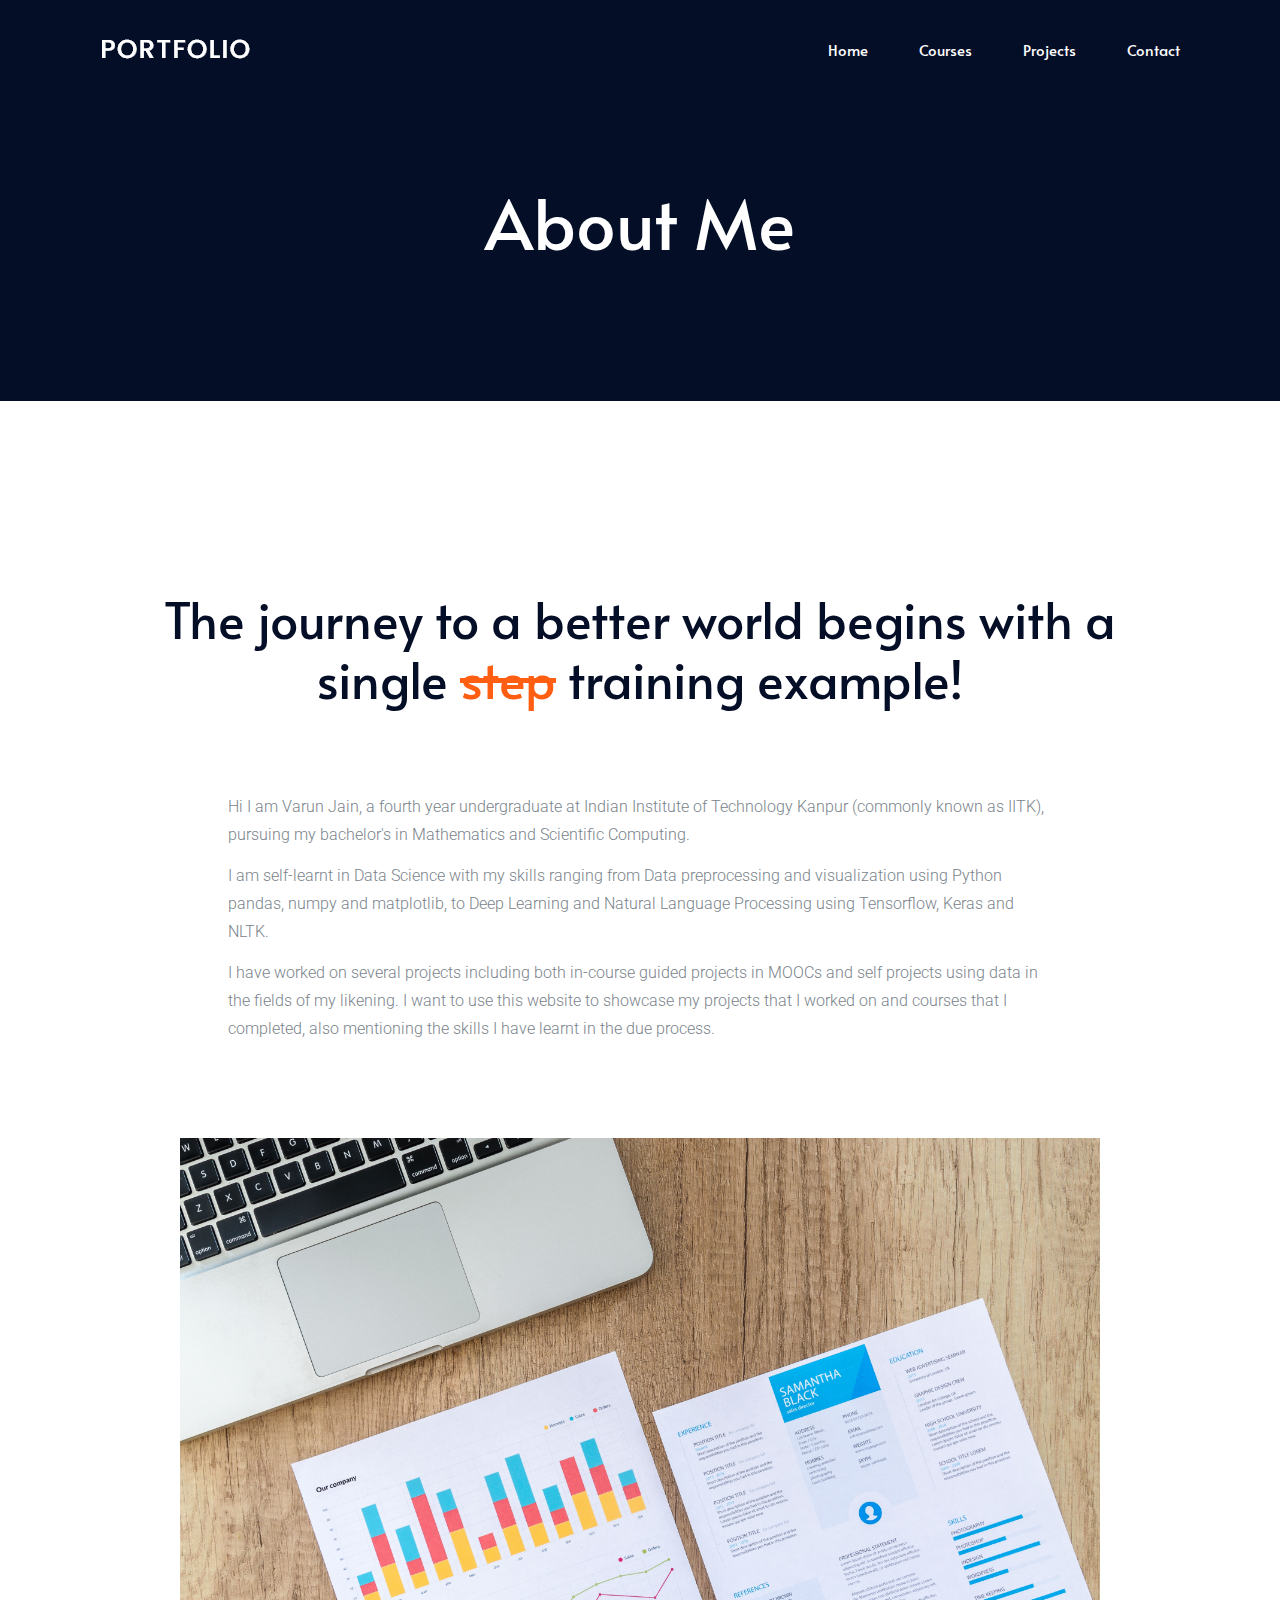
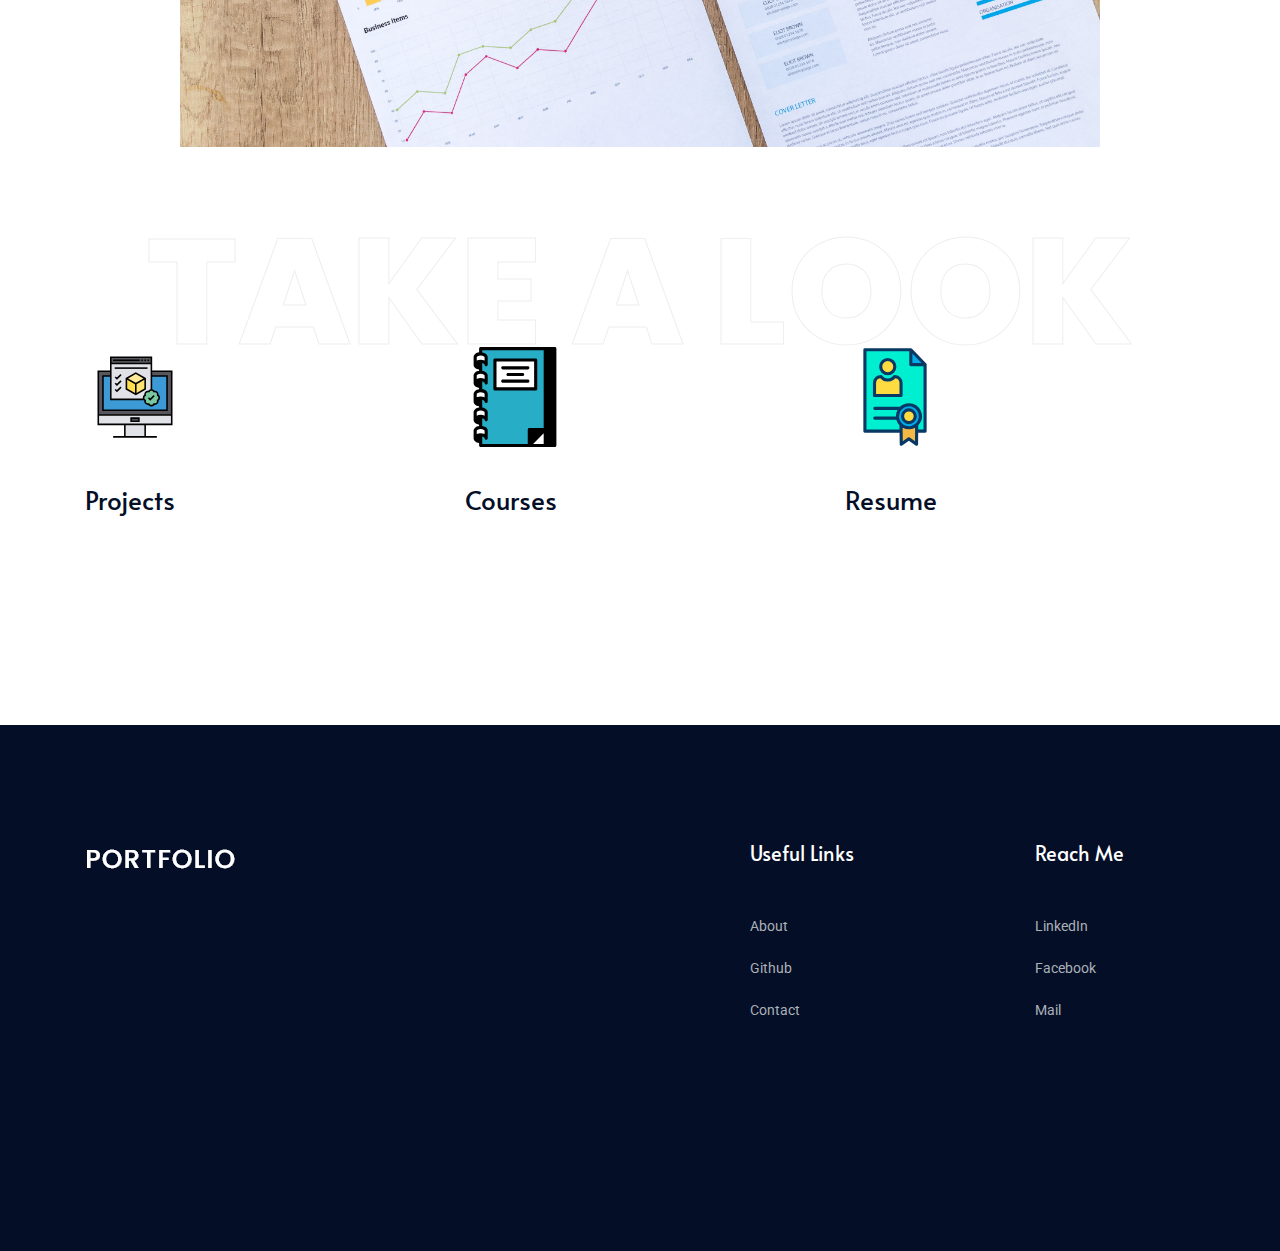
<file: about.html>
<!doctype html>
<html class="no-js" lang="zxx">

<head>
    <meta charset="utf-8">
    <meta http-equiv="x-ua-compatible" content="ie=edge">
    <title>About Me</title>
    <meta name="description" content="">
    <meta name="viewport" content="width=device-width, initial-scale=1">

    <!-- <link rel="manifest" href="site.webmanifest"> -->
    <!-- Place favicon.ico in the root directory -->

    <!-- CSS here -->
    <link rel="stylesheet" href="css/bootstrap.min.css">
    <link rel="stylesheet" href="css/owl.carousel.min.css">
    <link rel="stylesheet" href="css/magnific-popup.css">
    <link rel="stylesheet" href="css/font-awesome.min.css">
    <link rel="stylesheet" href="css/themify-icons.css">
    <link rel="stylesheet" href="css/nice-select.css">
    <link rel="stylesheet" href="css/flaticon.css">
    <link rel="stylesheet" href="css/gijgo.css">
    <link rel="stylesheet" href="css/animate.min.css">
    <link rel="stylesheet" href="css/slick.css">
    <link rel="stylesheet" href="css/slicknav.css">
    <link rel="stylesheet" href="css/style.css">
    <link rel="icon" href="img/online-portfolio.svg">
    <!-- <link rel="stylesheet" href="css/responsive.css"> -->
</head>

<body>
    <!--[if lte IE 9]>
            <p class="browserupgrade">You are using an <strong>outdated</strong> browser. Please <a href="https://browsehappy.com/">upgrade your browser</a> to improve your experience and security.</p>
        <![endif]-->

    <!-- header-start -->
    <header>
        <div class="header-area ">
            <div id="sticky-header" class="main-header-area">
                <div class="container-fluid">
                    <div class="row align-items-center">
                        <div class="col-xl-3 col-lg-2">
                            <div class="logo">
                                <a href="index.html">
                                    <img src="img/logo.png" alt="">
                                </a>
                            </div>
                        </div>
                        <div class="col-xl-9 col-lg-10">
                            <div class="main-menu  d-none d-lg-block text-right">
                                <nav>
                                    <ul id="navigation">
                                        <li><a class="active" href="index.html">home</a></li>
                                        <li><a href="courses.html">Courses</a></li>
                                        <li><a href="projects.html">Projects</a></li>
                                        <li><a href="contact.html">Contact</a></li>
                                    </ul>
                                </nav>
                            </div>
                        </div>
                        <div class="col-12">
                            <div class="mobile_menu d-block d-lg-none"></div>
                        </div>
                    </div>

                </div>
            </div>
        </div>
    </header>
    <!-- header-end -->
    <!-- bradcam_area  -->
    <div class="bradcam_area">
        <div class="container">
            <div class="row">
                <div class="col-xl-12">
                    <div class="bradcam_text text-center">
                        <h3>About Me</h3>
                    </div>
                </div>
            </div>
        </div>
    </div>
    <!-- /bradcam_area  -->

    <div class="about_wrap_area">
        <div class="container">
            <div class="row justify-content-center">
                <div class="col-lg-11">
                    <div class="about_heading text-center">
                        <h3>The journey to a better world begins with a single <del>step</del> training example!</h3>
                    </div>
                </div>
            </div>
            <div class="about_info_wrap">
                <div class="row justify-content-center">
                    <div class="col-lg-9">
                        <div class="single_info">
                            <p>Hi I am Varun Jain, a fourth year undergraduate at Indian Institute of Technology Kanpur (commonly known as IITK), pursuing my bachelor's in Mathematics and Scientific Computing.</p>
                            <p>I am self-learnt in Data Science with my skills ranging from Data preprocessing and visualization using Python pandas, numpy and matplotlib, to Deep Learning and Natural Language Processing using Tensorflow, Keras and NLTK.</p>
                            <p>I have worked on several projects including both in-course guided projects in MOOCs and self projects using data in the fields of my likening. I want to use this website to showcase my projects that I worked on and courses
                                that I completed, also mentioning the skills I have learnt in the due process.</p>
                        </div>
                    </div>
                </div>
                <div class="row justify-content-center">
                    <div class="col-lg-10">
                        <div class="about_banner">
                            <img src="img/about/aboutme.png" alt="">
                        </div>
                    </div>
                </div>
            </div>
        </div>
    </div>

    <!-- service_area  -->
    <div class="service_area">
        <div class="outline_text white d-none d-lg-block">
            Take a look
        </div>
        <div class="container">
            <div class="row">
                <div class="col-xl-4 col-lg-4 col-md-6">
                    <div class="single_service">
                        <div class="icon">
                            <img src="img/svg_icon/projects.svg" width="100" height="100" alt="">
                        </div>
                        <a href="projects.html">
                            <h3>Projects</h3>
                        </a>
                    </div>
                </div>
                <div class="col-xl-4 col-lg-4 col-md-6">
                    <div class="single_service">
                        <div class="icon">
                            <img src="img/svg_icon/courses.svg" width="100" height="100" alt="">
                        </div>
                        <a href="courses.html">
                            <h3>Courses</h3>
                        </a>
                    </div>
                </div>
                <div class="col-xl-4 col-lg-4 col-md-6">
                    <div class="single_service">
                        <div class="icon">
                            <img src="img/svg_icon/resume.svg" width="100" height="100" alt="">
                        </div>
                        <a href="">
                            <h3>Resume</h3>
                        </a>
                    </div>
                </div>
            </div>
        </div>
    </div>
    <!--/ service_area  -->

    <!-- <div class="creative_people">
        <div class="container">
            <div class="row">
                <div class="col-lg-12">
                    <div class="section_title text-center">
                        <h4>Creative Peoples</h4>
                    </div>
                </div>
            </div>
            <div class="border_bottom">
                <div class="row">
                    <div class="col-lg-3 col-md-6">
                        <div class="single_people">
                            <div class="thumb">
                                <img src="img/team/1.png" alt="">
                            </div>
                            <div class="people_info">
                                <h4>Mesica Chouhan</h4>
                                <p>Business Owner</p>
                            </div>
                        </div>
                    </div>
                    <div class="col-lg-3 col-md-6">
                        <div class="single_people">
                            <div class="thumb">
                                <img src="img/team/2.png" alt="">
                            </div>
                            <div class="people_info">
                                <h4>Mesica Chouhan</h4>
                                <p>Business Owner</p>
                            </div>
                        </div>
                    </div>
                    <div class="col-lg-3 col-md-6">
                        <div class="single_people">
                            <div class="thumb">
                                <img src="img/team/3.png" alt="">
                            </div>
                            <div class="people_info">
                                <h4>Mesica Chouhan</h4>
                                <p>Business Owner</p>
                            </div>
                        </div>
                    </div>
                    <div class="col-lg-3 col-md-6">
                        <div class="single_people">
                            <div class="thumb">
                                <img src="img/team/4.png" alt="">
                            </div>
                            <div class="people_info">
                                <h4>Mesica Chouhan</h4>
                                <p>Business Owner</p>
                            </div>
                        </div>
                    </div>
                </div>
            </div>
        </div>
    </div> -->


    <!-- testimonial_area  -->
    <!-- <div class="testimonial_area ">
            <div class="outline_text white testmonial d-none d-lg-block">
                    Testimonial
            </div>
            <div class="container">
                <div class="row">
                    <div class="col-xl-12">
                        <div class="testmonial_active owl-carousel">
                            <div class="single_carousel">
                                <div class="row justify-content-center">
                                    <div class="col-lg-6">
                                        <div class="single_testmonial text-center">
                                                <div class="thumb">
                                                        <img src="img/testmonial/thumb.png" alt="">
                                                </div>
                                            <p>Innovative brewing methods and our coffee is sourced from various parts of the globe and are roasted to perfection. </p>
                                            <div class="testmonial_author">
                                                <h3>Mesica Chouhan</h3>
                                                <span>Mesica Chouhan</span>
                                            </div>
                                        </div>
                                    </div>
                                </div>
                            </div>
                            <div class="single_carousel">
                                <div class="row justify-content-center">
                                    <div class="col-lg-6">
                                        <div class="single_testmonial text-center">
                                                <div class="thumb">
                                                        <img src="img/testmonial/thumb.png" alt="">
                                                </div>
                                            <p>Innovative brewing methods and our coffee is sourced from various parts of the globe and are roasted to perfection. </p>
                                            <div class="testmonial_author">
                                                <h3>Mesica Chouhan</h3>
                                                <span>Mesica Chouhan</span>
                                            </div>
                                        </div>
                                    </div>
                                </div>
                            </div>
                            <div class="single_carousel">
                                <div class="row justify-content-center">
                                    <div class="col-lg-6">
                                        <div class="single_testmonial text-center">
                                                <div class="thumb">
                                                        <img src="img/testmonial/thumb.png" alt="">
                                                </div>
                                            <p>Innovative brewing methods and our coffee is sourced from various parts of the globe and are roasted to perfection. </p>
                                            <div class="testmonial_author">
                                                <h3>Mesica Chouhan</h3>
                                                <span>Mesica Chouhan</span>
                                            </div>
                                        </div>
                                    </div>
                                </div>
                            </div>
                        </div>
                    </div>
                </div>
            </div>
        </div> -->
    <!-- /testimonial_area  -->

    <!-- discuss_projects_start  -->
    <!-- <div class="discuss_projects">
            <div class="outline_text white project d-none d-lg-block">
                    Let’s talk
            </div>
        <div class="container">
            <div class="row">
                <div class="col-xl-12">
                    <div class="project_text text-center">
                        <h3>Let’s start your project with us</h3>
                        <a class="boxed-btn3" href="#">Start Talking</a>
                    </div>
                </div>
            </div>
        </div>
    </div> -->
    <!-- discuss_projects_end  -->

    <!-- footer start -->
    <footer class="footer">
        <div class="footer_top">
            <div class="container">
                <div class="row">
                    <div class="col-xl-7 col-md-6 col-lg-4">
                        <div class="footer_widget">
                            <div class="logo_footer">
                                <a href="index.html">
                                    <img src="img/logo.png" alt="">
                                </a>
                            </div>

                        </div>
                    </div>
                    <div class="col-xl-3 col-md-6 col-lg-3">
                        <div class="footer_widget">
                            <h3 class="footer_title">
                                Useful Links
                            </h3>
                            <ul>
                                <li><a href="about.html">About</a></li>
                                <li><a href="https://github.com/vjain113">Github</a></li>
                                <li><a href="contact.html">Contact</a></li>
                            </ul>
                        </div>
                    </div>
                    <div class="col-xl-2 col-md-6 col-lg-2">
                        <div class="footer_widget">
                            <h3 class="footer_title">
                                Reach Me
                            </h3>
                            <ul>
                                <li><a href="https://www.linkedin.com/in/varunjain113/">LinkedIn</a></li>
                                <li><a href="https://www.facebook.com/profile.php?id=100017628247481">Facebook</a></li>
                                <li><a href="mailto:varunjainvj1@gmail.com">Mail</a></li>
                            </ul>
                        </div>
                    </div>
                </div>
            </div>
        </div>
        <!-- <div class="copy-right_text">
            <div class="container">
                <div class="row">
                    <div class="col-xl-12">
                        <p class="copy_right text-center"> -->
        <!-- Link back to Colorlib can't be removed. Template is licensed under CC BY 3.0. -->
        <!-- Copyright &copy;<script>document.write(new Date().getFullYear());</script> All rights reserved | This template is made with <i class="fa fa-heart-o" aria-hidden="true"></i> by <a href="https://colorlib.com" target="_blank">Colorlib</a> -->
        <!-- Link back to Colorlib can't be removed. Template is licensed under CC BY 3.0. -->
        <!-- </p>
                    </div>
                </div>
            </div>
        </div> -->
        <!-- </footer> -->
        <!-- <footer end  -->

        <!-- JS here -->
        <script src="js/vendor/modernizr-3.5.0.min.js"></script>
        <script src="js/vendor/jquery-1.12.4.min.js"></script>
        <script src="js/popper.min.js"></script>
        <script src="js/bootstrap.min.js"></script>
        <script src="js/owl.carousel.min.js"></script>
        <script src="js/isotope.pkgd.min.js"></script>
        <script src="js/ajax-form.js"></script>
        <script src="js/waypoints.min.js"></script>
        <script src="js/jquery.counterup.min.js"></script>
        <script src="js/imagesloaded.pkgd.min.js"></script>
        <script src="js/scrollIt.js"></script>
        <script src="js/jquery.scrollUp.min.js"></script>
        <script src="js/wow.min.js"></script>
        <script src="js/nice-select.min.js"></script>
        <script src="js/jquery.slicknav.min.js"></script>
        <script src="js/jquery.magnific-popup.min.js"></script>
        <script src="js/plugins.js"></script>
        <script src="js/gijgo.min.js"></script>

        <!--contact js-->
        <script src="js/contact.js"></script>
        <script src="js/jquery.ajaxchimp.min.js"></script>
        <script src="js/jquery.form.js"></script>
        <script src="js/jquery.validate.min.js"></script>
        <script src="js/mail-script.js"></script>

        <script src="js/main.js"></script>
</body>

</html>
</file>
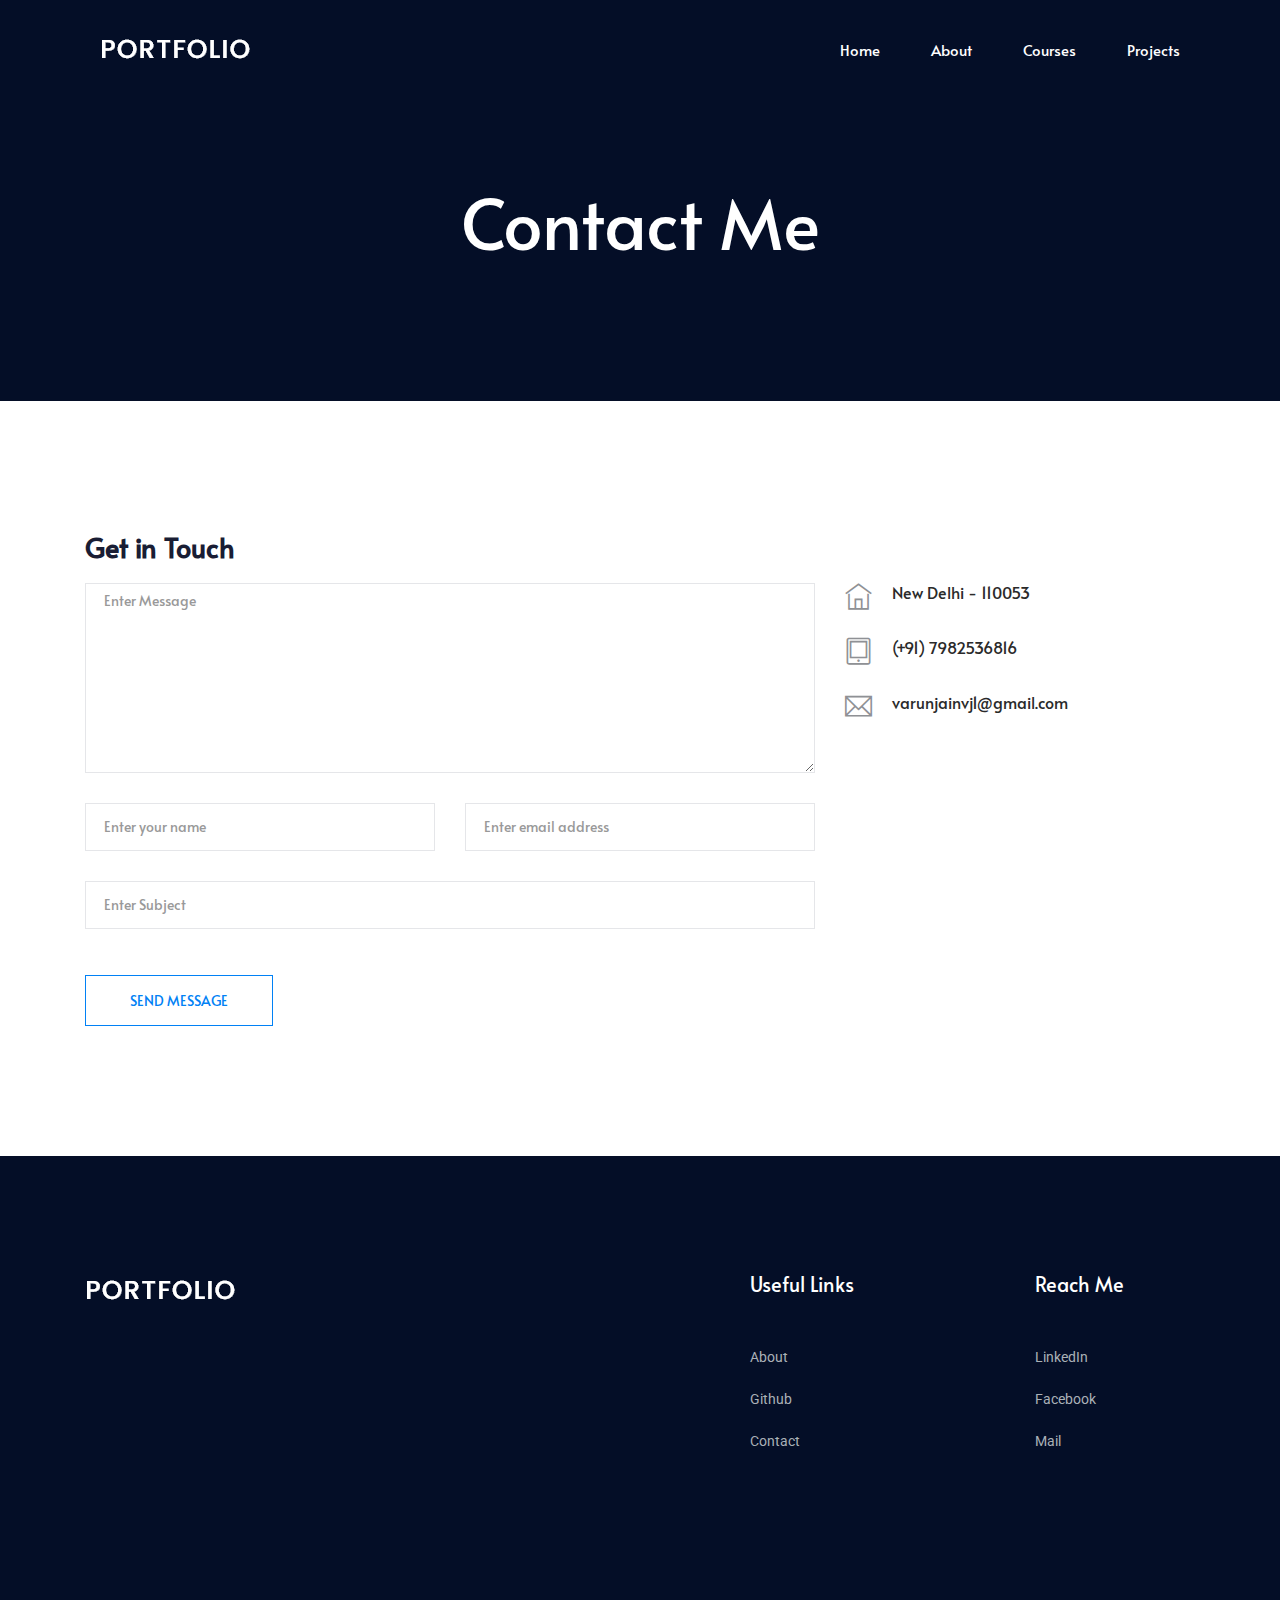
<file: contact.html>
<!doctype html>
<html class="no-js" lang="zxx">

<head>
    <meta charset="utf-8">
    <meta http-equiv="x-ua-compatible" content="ie=edge">
    <title>Contact Me</title>
    <meta name="description" content="">
    <meta name="viewport" content="width=device-width, initial-scale=1">

    <!-- <link rel="manifest" href="site.webmanifest"> -->
    <!-- Place favicon.ico in the root directory -->

    <!-- CSS here -->
    <link rel="stylesheet" href="css/bootstrap.min.css">
    <link rel="stylesheet" href="css/owl.carousel.min.css">
    <link rel="stylesheet" href="css/magnific-popup.css">
    <link rel="stylesheet" href="css/font-awesome.min.css">
    <link rel="stylesheet" href="css/themify-icons.css">
    <link rel="stylesheet" href="css/nice-select.css">
    <link rel="stylesheet" href="css/flaticon.css">
    <link rel="stylesheet" href="css/gijgo.css">
    <link rel="stylesheet" href="css/animate.min.css">
    <link rel="stylesheet" href="css/slick.css">
    <link rel="stylesheet" href="css/slicknav.css">
    <link rel="stylesheet" href="css/style.css">
    <link rel="icon" href="img/online-portfolio.svg">
    <!-- <link rel="stylesheet" href="css/responsive.css"> -->
</head>

<body>
    <!--[if lte IE 9]>
            <p class="browserupgrade">You are using an <strong>outdated</strong> browser. Please <a href="https://browsehappy.com/">upgrade your browser</a> to improve your experience and security.</p>
        <![endif]-->

    <!-- header-start -->
    <header>
        <div class="header-area ">
            <div id="sticky-header" class="main-header-area">
                <div class="container-fluid">
                    <div class="row align-items-center">
                        <div class="col-xl-3 col-lg-2">
                            <div class="logo">
                                <a href="index.html">
                                    <img src="img/logo.png" alt="">
                                </a>
                            </div>
                        </div>
                        <div class="col-xl-9 col-lg-10">
                            <div class="main-menu  d-none d-lg-block text-right">
                                <nav>
                                    <ul id="navigation">
                                        <li><a class="active" href="index.html">home</a></li>
                                        <li><a href="about.html">About</a></li>
                                        <li><a href="blog.html">Courses</a></li>
                                        <li><a href="blog.html">Projects</a></li>
                                        <!-- <li><a href="contact.html">Contact</a></li> -->
                                    </ul>
                                </nav>
                            </div>
                        </div>
                        <div class="col-12">
                            <div class="mobile_menu d-block d-lg-none"></div>
                        </div>
                    </div>

                </div>
            </div>
        </div>
    </header>
    <!-- header-end -->

    <!-- bradcam_area  -->
    <div class="bradcam_area bradcam_bg_1">
        <div class="container">
            <div class="row">
                <div class="col-xl-12">
                    <div class="bradcam_text text-center">
                        <h3>Contact Me</h3>
                    </div>
                </div>
            </div>
        </div>
    </div>
    <!-- /bradcam_area  -->

    <!-- ================ contact section start ================= -->
    <section class="contact-section section_padding">
        <div class="container">
            <!-- <div class="d-none d-sm-block mb-5 pb-4">
        <div id="map" style="height: 480px;"></div>
        <script>
          function initMap() {
            var uluru = {lat: 28.701, lng: 77.263};
            var grayStyles = [
              {
                featureType: "all",
                stylers: [
                  { saturation: -90 },
                  { lightness: 50 }
                ]
              },
              {elementType: 'labels.text.fill', stylers: [{color: '#ccdee9'}]}
            ];
            var map = new google.maps.Map(document.getElementById('map'), {
              center: {lat: -31.197, lng: 150.744},
              zoom: 9,
              styles: grayStyles,
              scrollwheel:  false
            });
          }
          
        </script>
        <script src="https://maps.googleapis.com/maps/api/js?key=AIzaSyDpfS1oRGreGSBU5HHjMmQ3o5NLw7VdJ6I&callback=initMap"></script>
        
      </div> -->


            <div class="row">
                <div class="col-12">
                    <h2 class="contact-title">Get in Touch</h2>
                </div>
                <div class="col-lg-8">
                    <form class="form-contact contact_form" action="contact_process.php" method="post" id="contactForm" novalidate="novalidate">
                        <div class="row">
                            <div class="col-12">
                                <div class="form-group">
                                    <textarea class="form-control w-100" name="message" id="message" cols="30" rows="9" onfocus="this.placeholder = ''" onblur="this.placeholder = 'Enter Message'" placeholder='Enter Message'></textarea>
                                </div>
                            </div>
                            <div class="col-sm-6">
                                <div class="form-group">
                                    <input class="form-control" name="name" id="name" type="text" onfocus="this.placeholder = ''" onblur="this.placeholder = 'Enter your name'" placeholder='Enter your name'>
                                </div>
                            </div>
                            <div class="col-sm-6">
                                <div class="form-group">
                                    <input class="form-control" name="email" id="email" type="email" onfocus="this.placeholder = ''" onblur="this.placeholder = 'Enter email address'" placeholder='Enter email address'>
                                </div>
                            </div>
                            <div class="col-12">
                                <div class="form-group">
                                    <input class="form-control" name="subject" id="subject" type="text" onfocus="this.placeholder = ''" onblur="this.placeholder = 'Enter Subject'" placeholder='Enter Subject'>
                                </div>
                            </div>
                        </div>
                        <div class="form-group mt-3">
                            <button type="submit" class="button button-contactForm btn_4 boxed-btn">Send Message</button>
                        </div>
                    </form>
                </div>
                <div class="col-lg-4">
                    <div class="media contact-info">
                        <span class="contact-info__icon"><i class="ti-home"></i></span>
                        <div class="media-body">
                            <h3>New Delhi - 110053</h3>
                            <!-- <p>Rosemead, CA 91770</p> -->
                        </div>
                    </div>
                    <div class="media contact-info">
                        <span class="contact-info__icon"><i class="ti-tablet"></i></span>
                        <div class="media-body">
                            <h3>(+91) 7982536816</h3>
                            <!-- <p>Mon to Fri 9am to 6pm</p> -->
                        </div>
                    </div>
                    <div class="media contact-info">
                        <span class="contact-info__icon"><i class="ti-email"></i></span>
                        <div class="media-body">
                            <h3>varunjainvj1@gmail.com</h3>
                            <!-- <p>Send us your query anytime!</p> -->
                        </div>
                    </div>
                </div>
            </div>
        </div>
    </section>
    <!-- ================ contact section end ================= -->


    <!-- footer start -->
    <footer class="footer">
        <div class="footer_top">
            <div class="container">
                <div class="row">
                    <div class="col-xl-7 col-md-6 col-lg-4">
                        <div class="footer_widget">
                            <div class="logo_footer">
                                <a href="index.html">
                                    <img src="img/logo.png" alt="">
                                </a>
                            </div>

                        </div>
                    </div>
                    <div class="col-xl-3 col-md-6 col-lg-3">
                        <div class="footer_widget">
                            <h3 class="footer_title">
                                Useful Links
                            </h3>
                            <ul>
                                <li><a href="about.html">About</a></li>
                                <li><a href="https://github.com/vjain113">Github</a></li>
                                <li><a href="contact.html">Contact</a></li>
                            </ul>
                        </div>
                    </div>
                    <div class="col-xl-2 col-md-6 col-lg-2">
                        <div class="footer_widget">
                            <h3 class="footer_title">
                                Reach Me
                            </h3>
                            <ul>
                                <li><a href="https://www.linkedin.com/in/varunjain113/">LinkedIn</a></li>
                                <li><a href="https://www.facebook.com/profile.php?id=100017628247481">Facebook</a></li>
                                <li><a href="mailto:varunjainvj1@gmail.com">Mail</a></li>
                            </ul>
                        </div>
                    </div>
                </div>
            </div>
        </div>
        <!-- <div class="copy-right_text">
            <div class="container">
                <div class="row">
                    <div class="col-xl-12">
                        <p class="copy_right text-center"> -->
        <!-- Link back to Colorlib can't be removed. Template is licensed under CC BY 3.0. -->
        <!-- Copyright &copy;<script>document.write(new Date().getFullYear());</script> All rights reserved | This template is made with <i class="fa fa-heart-o" aria-hidden="true"></i> by <a href="https://colorlib.com" target="_blank">Colorlib</a> -->
        <!-- Link back to Colorlib can't be removed. Template is licensed under CC BY 3.0. -->
        <!-- </p>
                    </div>
                </div>
            </div>
        </div> -->
        <!-- </footer> -->
        <!-- <footer end  -->

        <!-- JS here -->
        <script src="js/vendor/modernizr-3.5.0.min.js"></script>
        <script src="js/vendor/jquery-1.12.4.min.js"></script>
        <script src="js/popper.min.js"></script>
        <script src="js/bootstrap.min.js"></script>
        <script src="js/owl.carousel.min.js"></script>
        <script src="js/isotope.pkgd.min.js"></script>
        <script src="js/ajax-form.js"></script>
        <script src="js/waypoints.min.js"></script>
        <script src="js/jquery.counterup.min.js"></script>
        <script src="js/imagesloaded.pkgd.min.js"></script>
        <script src="js/scrollIt.js"></script>
        <script src="js/jquery.scrollUp.min.js"></script>
        <script src="js/wow.min.js"></script>
        <script src="js/nice-select.min.js"></script>
        <script src="js/jquery.slicknav.min.js"></script>
        <script src="js/jquery.magnific-popup.min.js"></script>
        <script src="js/plugins.js"></script>
        <script src="js/gijgo.min.js"></script>

        <!--contact js-->
        <script src="js/contact.js"></script>
        <script src="js/jquery.ajaxchimp.min.js"></script>
        <script src="js/jquery.form.js"></script>
        <script src="js/jquery.validate.min.js"></script>
        <script src="js/mail-script.js"></script>

        <script src="js/main.js"></script>
</body>

</html>
</file>
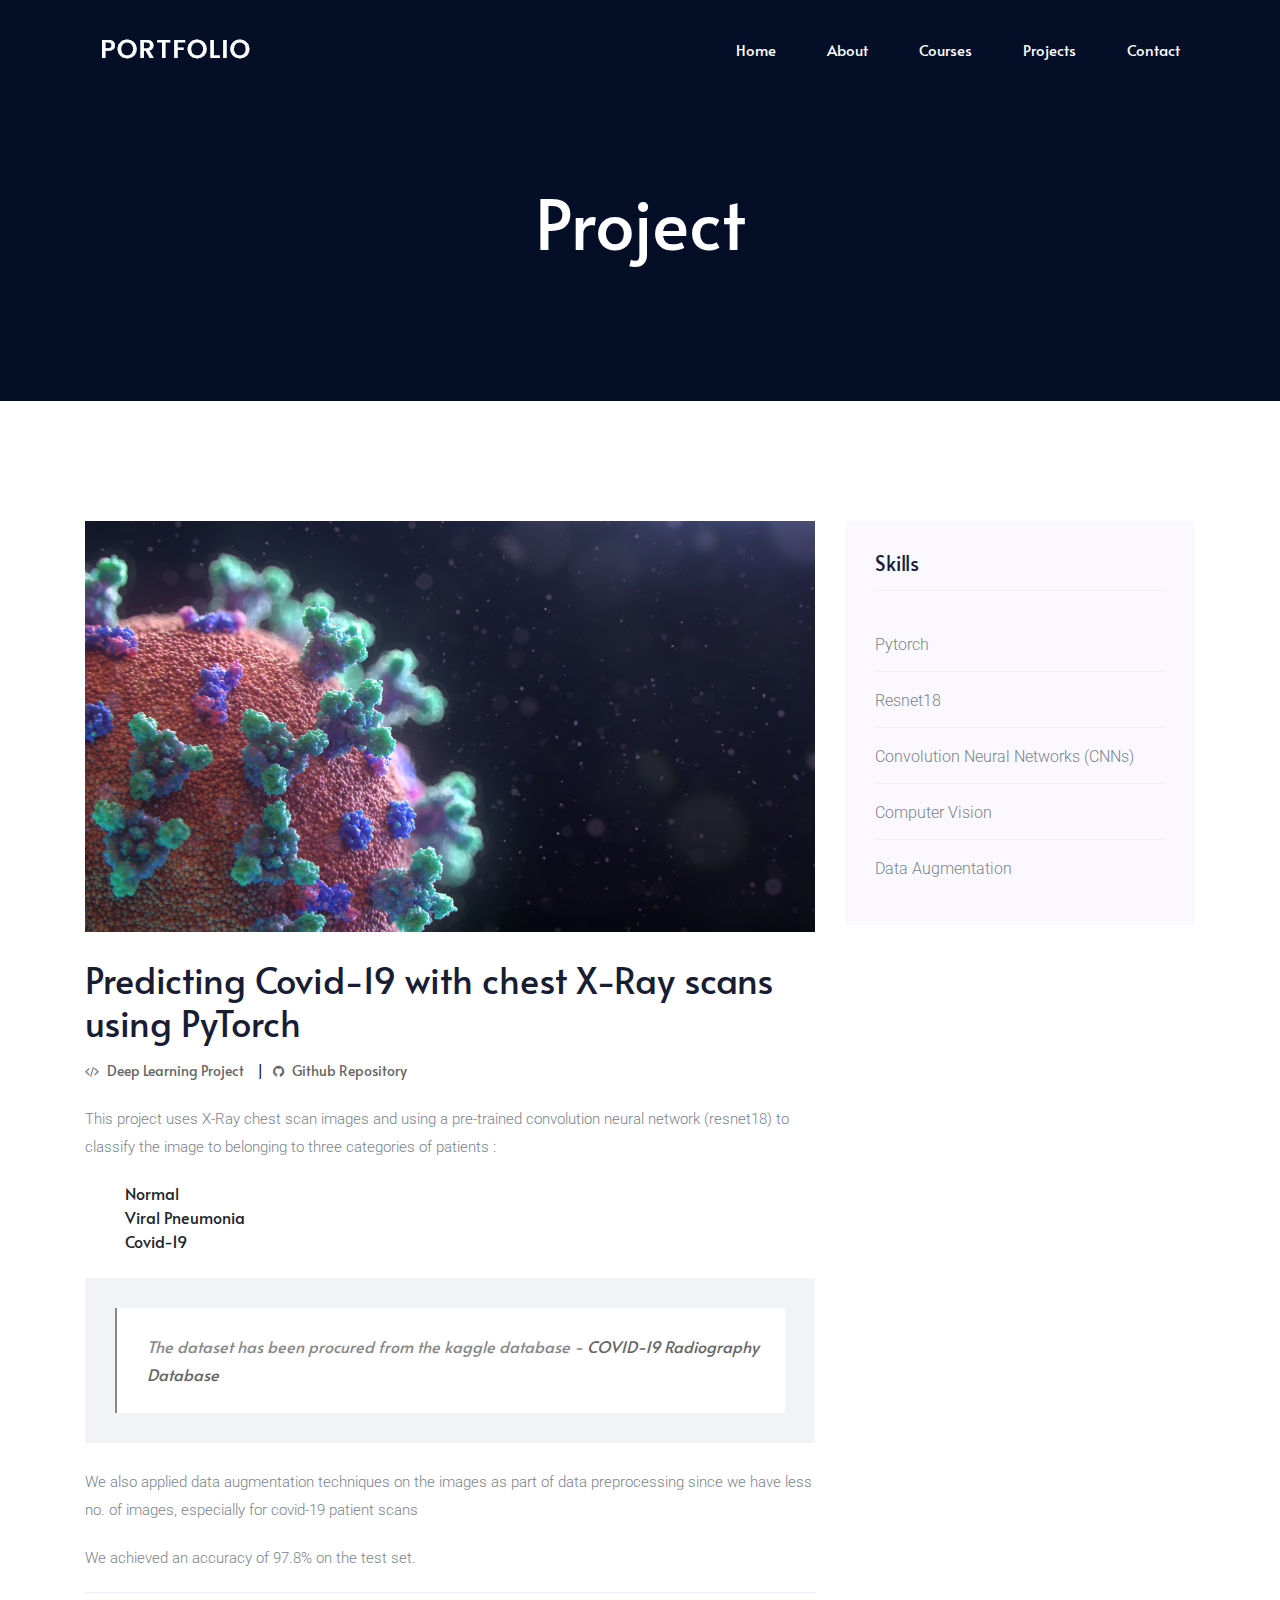
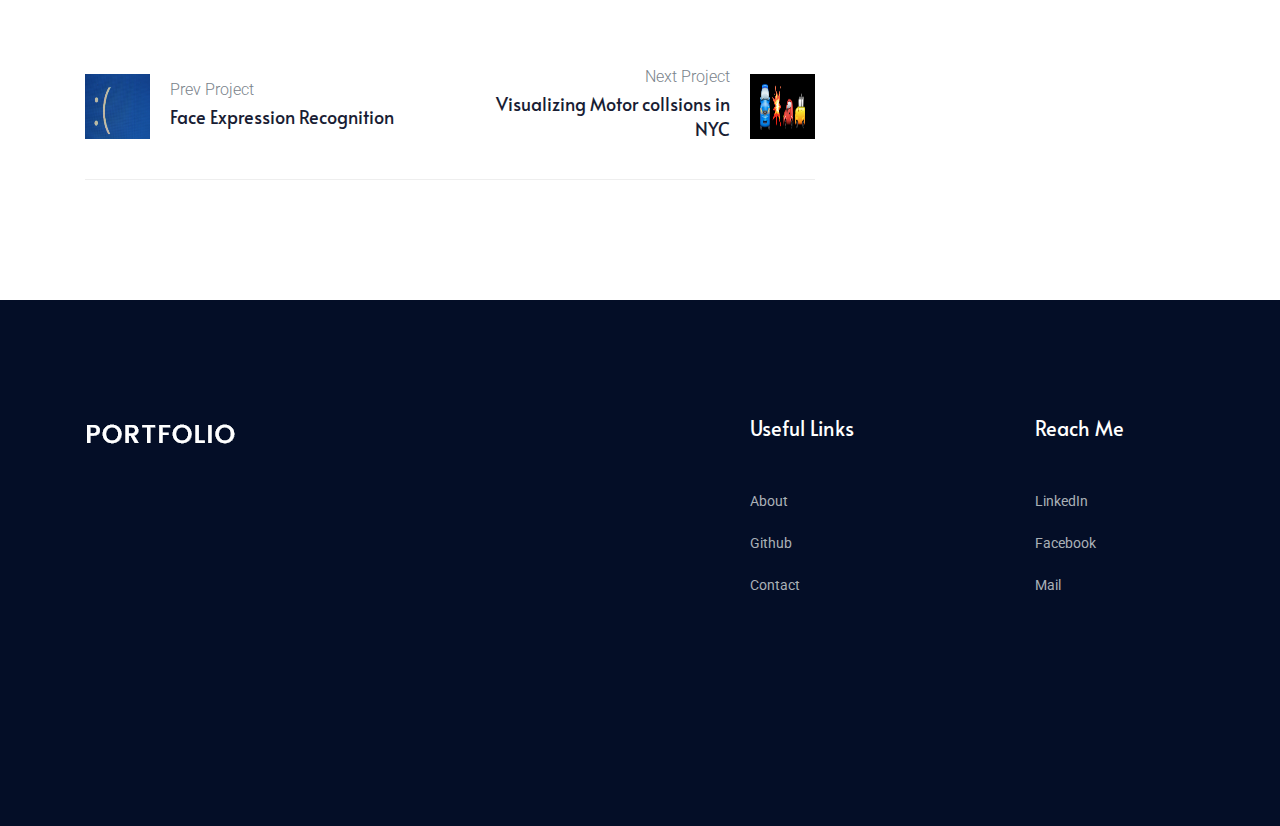
<file: covid-19-prediction.html>
<!doctype html>
<html class="no-js" lang="zxx">

<head>
    <meta charset="utf-8">
    <meta http-equiv="x-ua-compatible" content="ie=edge">
    <title>Predicting Covid-19 using Chest X-Ray scans</title>
    <meta name="description" content="">
    <meta name="viewport" content="width=device-width, initial-scale=1">

    <!-- <link rel="manifest" href="site.webmanifest"> -->
    <!-- Place favicon.ico in the root directory -->

    <!-- CSS here -->
    <link rel="stylesheet" href="css/bootstrap.min.css">
    <link rel="stylesheet" href="css/owl.carousel.min.css">
    <link rel="stylesheet" href="css/magnific-popup.css">
    <link rel="stylesheet" href="css/font-awesome.min.css">
    <link rel="stylesheet" href="css/themify-icons.css">
    <link rel="stylesheet" href="css/nice-select.css">
    <link rel="stylesheet" href="css/flaticon.css">
    <link rel="stylesheet" href="css/gijgo.css">
    <link rel="stylesheet" href="css/animate.min.css">
    <link rel="stylesheet" href="css/slicknav.css">
    <link rel="stylesheet" href="css/style.css">
    <link rel="icon" href="img/online-portfolio.svg">
    <!-- <link rel="stylesheet" href="css/responsive.css"> -->
</head>

<body>
    <!--[if lte IE 9]>
            <p class="browserupgrade">You are using an <strong>outdated</strong> browser. Please <a href="https://browsehappy.com/">upgrade your browser</a> to improve your experience and security.</p>
        <![endif]-->
    <!-- header-start -->
    <header>
        <div class="header-area ">
            <div id="sticky-header" class="main-header-area">
                <div class="container-fluid">
                    <div class="row align-items-center">
                        <div class="col-xl-3 col-lg-2">
                            <div class="logo">
                                <a href="index.html">
                                    <img src="img/logo.png" alt="">
                                </a>
                            </div>
                        </div>
                        <div class="col-xl-9 col-lg-10">
                            <div class="main-menu  d-none d-lg-block text-right">
                                <nav>
                                    <ul id="navigation">
                                        <li><a class="active" href="index.html">home</a></li>
                                        <li><a href="about.html">About</a></li>
                                        <li><a href="courses.html">Courses</a></li>
                                        <li><a href="projects.html">Projects</a></li>
                                        <li><a href="contact.html">Contact</a></li>
                                    </ul>
                                </nav>
                            </div>
                        </div>
                        <div class="col-12">
                            <div class="mobile_menu d-block d-lg-none"></div>
                        </div>
                    </div>

                </div>
            </div>
        </div>
    </header>
    <!-- header-end -->

    <!-- bradcam_area  -->
    <div class="bradcam_area bradcam_bg_1">
        <div class="container">
            <div class="row">
                <div class="col-xl-12">
                    <div class="bradcam_text text-center">
                        <h3>Project</h3>
                    </div>
                </div>
            </div>
        </div>
    </div>
    <!-- /bradcam_area  -->

    <!--================Blog Area =================-->
    <section class="blog_area single-post-area section-padding">
        <div class="container">
            <div class="row">
                <div class="col-lg-8 posts-list">
                    <div class="single-post">
                        <div class="feature-img">
                            <img class="img-fluid" src="img/blog/covid-19.png" alt="">
                        </div>
                        <div class="blog_details">
                            <h1> Predicting Covid-19 with chest X-Ray scans using PyTorch
                            </h1>
                            <ul class="blog-info-link mt-3 mb-4">
                                <li><a><i class="fa fa-code"></i> Deep Learning Project</a>
                                </li>
                                <li><a href="https://github.com/vjain113/Predicting-Covid19-with-Chest-X-Ray-using-Pytorch"><i class="fa fa-github"></i> Github Repository</a></li>
                            </ul>
                            <p class="excert">
                                This project uses X-Ray chest scan images and using a pre-trained convolution neural network (resnet18) to classify the image to belonging to three categories of patients :
                                <ol>
                                    <li>Normal</li>
                                    <li>Viral Pneumonia</li>
                                    <li>Covid-19</li>
                                </ol>
                            </p>
                            <div class="quote-wrapper">
                                <div class="quotes">
                                    The dataset has been procured from the kaggle database - <a href="https://www.kaggle.com/tawsifurrahman/covid19-radiography-database">COVID-19 Radiography Database</a>
                                </div>
                            </div>
                            <p>We also applied data augmentation techniques on the images as part of data preprocessing since we have less no. of images, especially for covid-19 patient scans</p>
                            <p>We achieved an accuracy of 97.8% on the test set.</p>
                        </div>
                    </div>
                    <div class="navigation-top">
                        <!-- <div class="d-sm-flex justify-content-between text-center">
                            <p class="like-info"><span class="align-middle"><i class="fa fa-heart"></i></span> Lily and 4 people like this</p>
                            <div class="col-sm-4 text-center my-2 my-sm-0">
                            </div>
                            <ul class="social-icons">
                                <li><a href="#"><i class="fa fa-facebook-f"></i></a></li>
                                <li><a href="#"><i class="fa fa-twitter"></i></a></li>
                                <li><a href="#"><i class="fa fa-dribbble"></i></a></li>
                                <li><a href="#"><i class="fa fa-behance"></i></a></li>
                            </ul>
                        </div> -->
                        <div class="navigation-area">
                            <div class="row">
                                <div class="col-lg-6 col-md-6 col-12 nav-left flex-row d-flex justify-content-start align-items-center">
                                    <div class="thumb">
                                        <a href="expression-recog.html">
                                            <img src="img/blog/face-expression.png" width="65" height="65" alt="">
                                        </a>
                                    </div>
                                    <div class="arrow">
                                        <a href="expression-recog.html">
                                            <span class="lnr text-white ti-arrow-left"></span>
                                        </a>
                                    </div>
                                    <div class="detials">
                                        <p>Prev Project</p>
                                        <a href="expression-recog.html">
                                            <h4>Face Expression Recognition</h4>
                                        </a>
                                    </div>
                                </div>
                                <div class="col-lg-6 col-md-6 col-12 nav-right flex-row d-flex justify-content-end align-items-center">
                                    <div class="detials">
                                        <p>Next Project</p>
                                        <a href="data-viz-app.html">
                                            <h4>Visualizing Motor collsions in NYC</h4>
                                        </a>
                                    </div>
                                    <div class="arrow">
                                        <a href="data-viz-app.html">
                                            <span class="lnr text-white ti-arrow-right"></span>
                                        </a>
                                    </div>
                                    <div class="thumb">
                                        <a href="data-viz-app.html">
                                            <img src="img/blog/collision.png" width="65" height="65" alt="">
                                        </a>
                                    </div>
                                </div>
                            </div>
                        </div>
                    </div>
                </div>
                <div class="col-lg-4">
                    <div class="blog_right_sidebar">
                        <aside class="single_sidebar_widget post_category_widget">
                            <h4 class="widget_title">Skills</h4>
                            <ul class="list cat-list">
                                <li>
                                    <a class="d-flex">
                                        <p>Pytorch</p>
                                    </a>
                                </li>
                                <li>
                                    <a class="d-flex">
                                        <p>Resnet18</p>
                                    </a>
                                </li>
                                <li>
                                    <a class="d-flex">
                                        <p>Convolution Neural Networks (CNNs)</p>
                                    </a>
                                </li>
                                <li>
                                    <a class="d-flex">
                                        <p>Computer Vision</p>
                                    </a>
                                </li>
                                <li>
                                    <a class="d-flex">
                                        <p>Data Augmentation</p>
                                    </a>
                                </li>
                            </ul>
                        </aside>
                    </div>
                </div>
            </div>
        </div>
    </section>
    <!--================ Blog Area end =================-->


    <!-- footer start -->
    <footer class="footer">
        <div class="footer_top">
            <div class="container">
                <div class="row">
                    <div class="col-xl-7 col-md-6 col-lg-4">
                        <div class="footer_widget">
                            <div class="logo_footer">
                                <a href="index.html">
                                    <img src="img/logo.png" alt="">
                                </a>
                            </div>

                        </div>
                    </div>
                    <div class="col-xl-3 col-md-6 col-lg-3">
                        <div class="footer_widget">
                            <h3 class="footer_title">
                                Useful Links
                            </h3>
                            <ul>
                                <li><a href="about.html">About</a></li>
                                <li><a href="https://github.com/vjain113">Github</a></li>
                                <li><a href="contact.html">Contact</a></li>
                            </ul>
                        </div>
                    </div>
                    <div class="col-xl-2 col-md-6 col-lg-2">
                        <div class="footer_widget">
                            <h3 class="footer_title">
                                Reach Me
                            </h3>
                            <ul>
                                <li><a href="https://www.linkedin.com/in/varunjain113/">LinkedIn</a></li>
                                <li><a href="https://www.facebook.com/profile.php?id=100017628247481">Facebook</a></li>
                                <li><a href="mailto:varunjainvj1@gmail.com">Mail</a></li>
                            </ul>
                        </div>
                    </div>
                </div>
            </div>
        </div>
        <!-- <div class="copy-right_text">
            <div class="container">
                <div class="row">
                    <div class="col-xl-12">
                        <p class="copy_right text-center"> -->
        <!-- Link back to Colorlib can't be removed. Template is licensed under CC BY 3.0. -->
        <!-- Copyright &copy;<script>document.write(new Date().getFullYear());</script> All rights reserved | This template is made with <i class="fa fa-heart-o" aria-hidden="true"></i> by <a href="https://colorlib.com" target="_blank">Colorlib</a> -->
        <!-- Link back to Colorlib can't be removed. Template is licensed under CC BY 3.0. -->
        <!-- </p>
                    </div>
                </div>
            </div>
        </div> -->
        <!-- </footer> -->
        <!-- <footer end  -->


        <!-- JS here -->
        <script src="js/vendor/modernizr-3.5.0.min.js"></script>
        <script src="js/vendor/jquery-1.12.4.min.js"></script>
        <script src="js/popper.min.js"></script>
        <script src="js/bootstrap.min.js"></script>
        <script src="js/owl.carousel.min.js"></script>
        <script src="js/isotope.pkgd.min.js"></script>
        <script src="js/ajax-form.js"></script>
        <script src="js/waypoints.min.js"></script>
        <script src="js/jquery.counterup.min.js"></script>
        <script src="js/imagesloaded.pkgd.min.js"></script>
        <script src="js/scrollIt.js"></script>
        <script src="js/jquery.scrollUp.min.js"></script>
        <script src="js/wow.min.js"></script>
        <script src="js/nice-select.min.js"></script>
        <script src="js/jquery.slicknav.min.js"></script>
        <script src="js/jquery.magnific-popup.min.js"></script>
        <script src="js/plugins.js"></script>
        <script src="js/gijgo.min.js"></script>

        <!--contact js-->
        <script src="js/contact.js"></script>
        <script src="js/jquery.ajaxchimp.min.js"></script>
        <script src="js/jquery.form.js"></script>
        <script src="js/jquery.validate.min.js"></script>
        <script src="js/mail-script.js"></script>

        <script src="js/main.js"></script>
</body>

</html>
</file>
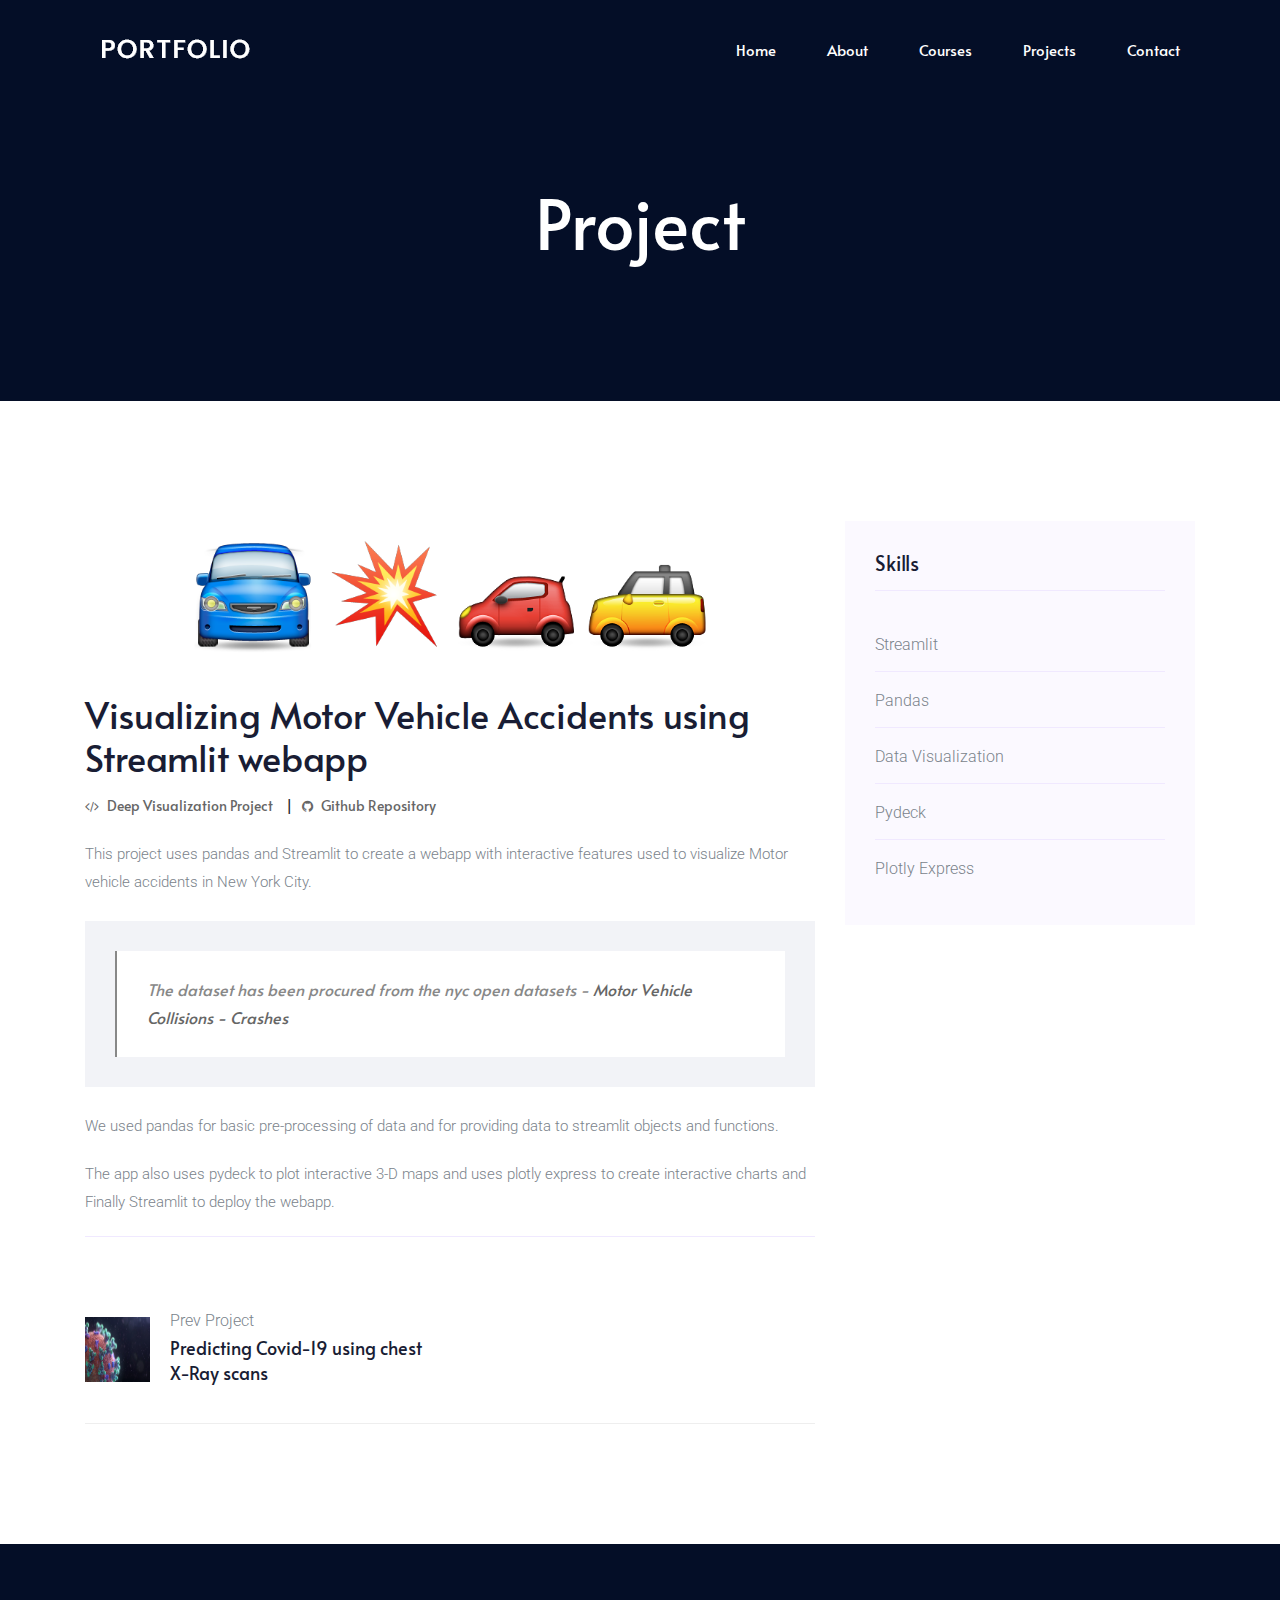
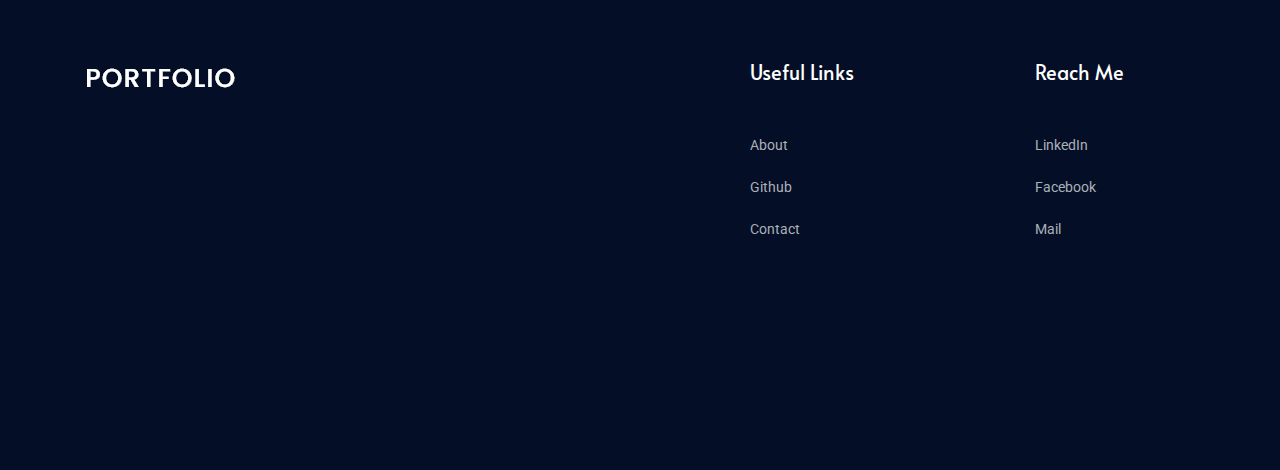
<file: data-viz-app.html>
<!doctype html>
<html class="no-js" lang="zxx">

<head>
    <meta charset="utf-8">
    <meta http-equiv="x-ua-compatible" content="ie=edge">
    <title>Visualizing Motor Vehicle collsions in NYC</title>
    <meta name="description" content="">
    <meta name="viewport" content="width=device-width, initial-scale=1">

    <!-- <link rel="manifest" href="site.webmanifest"> -->
    <!-- Place favicon.ico in the root directory -->

    <!-- CSS here -->
    <link rel="stylesheet" href="css/bootstrap.min.css">
    <link rel="stylesheet" href="css/owl.carousel.min.css">
    <link rel="stylesheet" href="css/magnific-popup.css">
    <link rel="stylesheet" href="css/font-awesome.min.css">
    <link rel="stylesheet" href="css/themify-icons.css">
    <link rel="stylesheet" href="css/nice-select.css">
    <link rel="stylesheet" href="css/flaticon.css">
    <link rel="stylesheet" href="css/gijgo.css">
    <link rel="stylesheet" href="css/animate.min.css">
    <link rel="stylesheet" href="css/slicknav.css">
    <link rel="stylesheet" href="css/style.css">
    <link rel="icon" href="img/online-portfolio.svg">
    <!-- <link rel="stylesheet" href="css/responsive.css"> -->
</head>

<body>
    <!--[if lte IE 9]>
            <p class="browserupgrade">You are using an <strong>outdated</strong> browser. Please <a href="https://browsehappy.com/">upgrade your browser</a> to improve your experience and security.</p>
        <![endif]-->
    <!-- header-start -->
    <header>
        <div class="header-area ">
            <div id="sticky-header" class="main-header-area">
                <div class="container-fluid">
                    <div class="row align-items-center">
                        <div class="col-xl-3 col-lg-2">
                            <div class="logo">
                                <a href="index.html">
                                    <img src="img/logo.png" alt="">
                                </a>
                            </div>
                        </div>
                        <div class="col-xl-9 col-lg-10">
                            <div class="main-menu  d-none d-lg-block text-right">
                                <nav>
                                    <ul id="navigation">
                                        <li><a class="active" href="index.html">home</a></li>
                                        <li><a href="about.html">About</a></li>
                                        <li><a href="courses.html">Courses</a></li>
                                        <li><a href="projects.html">Projects</a></li>
                                        <li><a href="contact.html">Contact</a></li>
                                    </ul>
                                </nav>
                            </div>
                        </div>
                        <div class="col-12">
                            <div class="mobile_menu d-block d-lg-none"></div>
                        </div>
                    </div>

                </div>
            </div>
        </div>
    </header>
    <!-- header-end -->

    <!-- bradcam_area  -->
    <div class="bradcam_area bradcam_bg_1">
        <div class="container">
            <div class="row">
                <div class="col-xl-12">
                    <div class="bradcam_text text-center">
                        <h3>Project</h3>
                    </div>
                </div>
            </div>
        </div>
    </div>
    <!-- /bradcam_area  -->

    <!--================Blog Area =================-->
    <section class="blog_area single-post-area section-padding">
        <div class="container">
            <div class="row">
                <div class="col-lg-8 posts-list">
                    <div class="single-post">
                        <div class="feature-img">
                            <img class="img-fluid" src="img/blog/collision.png" alt="">
                        </div>
                        <div class="blog_details">
                            <h1> Visualizing Motor Vehicle Accidents using Streamlit webapp
                            </h1>
                            <ul class="blog-info-link mt-3 mb-4">
                                <li><a><i class="fa fa-code"></i> Deep Visualization Project</a>
                                </li>
                                <li><a href="https://github.com/vjain113/DataViz-web-app-using-Streamlit"><i class="fa fa-github"></i> Github Repository</a></li>
                            </ul>
                            <p class="excert">
                                This project uses pandas and Streamlit to create a webapp with interactive features used to visualize Motor vehicle accidents in New York City.
                            </p>
                            <div class="quote-wrapper">
                                <div class="quotes">
                                    The dataset has been procured from the nyc open datasets - <a href="https://data.cityofnewyork.us/Public-Safety/Motor-Vehicle-Collisions-Crashes/h9gi-nx95">Motor Vehicle Collisions - Crashes</a>
                                </div>
                            </div>
                            <p>We used pandas for basic pre-processing of data and for providing data to streamlit objects and functions. </p>
                            <p>The app also uses pydeck to plot interactive 3-D maps and uses plotly express to create interactive charts and Finally Streamlit to deploy the webapp.</p>
                        </div>
                    </div>
                    <div class="navigation-top">
                        <!-- <div class="d-sm-flex justify-content-between text-center">
                            <p class="like-info"><span class="align-middle"><i class="fa fa-heart"></i></span> Lily and 4 people like this</p>
                            <div class="col-sm-4 text-center my-2 my-sm-0">
                            </div>
                            <ul class="social-icons">
                                <li><a href="#"><i class="fa fa-facebook-f"></i></a></li>
                                <li><a href="#"><i class="fa fa-twitter"></i></a></li>
                                <li><a href="#"><i class="fa fa-dribbble"></i></a></li>
                                <li><a href="#"><i class="fa fa-behance"></i></a></li>
                            </ul>
                        </div> -->
                        <div class="navigation-area">
                            <div class="row">
                                <div class="col-lg-6 col-md-6 col-12 nav-left flex-row d-flex justify-content-start align-items-center">
                                    <div class="thumb">
                                        <a href="covid-19-prediction.html">
                                            <img src="img/blog/covid-19.png" width="65" height="65" alt="">
                                        </a>
                                    </div>
                                    <div class="arrow">
                                        <a href="covid-19-prediction.html">
                                            <span class="lnr text-white ti-arrow-left"></span>
                                        </a>
                                    </div>
                                    <div class="detials">
                                        <p>Prev Project</p>
                                        <a href="covid-19-prediction.html">
                                            <h4>Predicting Covid-19 using chest X-Ray scans</h4>
                                        </a>
                                    </div>
                                </div>
                                <!-- <div class="col-lg-6 col-md-6 col-12 nav-right flex-row d-flex justify-content-end align-items-center">
                                    <div class="detials">
                                        <p>Next Project</p>
                                        <a href="#">
                                            <h4>Visualizing Motor collsions in NYC</h4>
                                        </a>
                                    </div>
                                    <div class="arrow">
                                        <a href="#">
                                            <span class="lnr text-white ti-arrow-right"></span>
                                        </a>
                                    </div>
                                    <div class="thumb">
                                        <a href="#">
                                            <img class="img-fluid" src="img/post/next.png" alt="">
                                        </a>
                                    </div>
                                </div> -->
                            </div>
                        </div>
                    </div>
                </div>
                <div class="col-lg-4">
                    <div class="blog_right_sidebar">
                        <aside class="single_sidebar_widget post_category_widget">
                            <h4 class="widget_title">Skills</h4>
                            <ul class="list cat-list">
                                <li>
                                    <a class="d-flex">
                                        <p>Streamlit</p>
                                    </a>
                                </li>
                                <li>
                                    <a class="d-flex">
                                        <p>Pandas</p>
                                    </a>
                                </li>
                                <li>
                                    <a class="d-flex">
                                        <p>Data Visualization</p>
                                    </a>
                                </li>
                                <li>
                                    <a class="d-flex">
                                        <p>Pydeck</p>
                                    </a>
                                </li>
                                <li>
                                    <a class="d-flex">
                                        <p>Plotly Express</p>
                                    </a>
                                </li>
                            </ul>
                        </aside>
                    </div>
                </div>
            </div>
        </div>
    </section>
    <!--================ Blog Area end =================-->


    <!-- footer start -->
    <footer class="footer">
        <div class="footer_top">
            <div class="container">
                <div class="row">
                    <div class="col-xl-7 col-md-6 col-lg-4">
                        <div class="footer_widget">
                            <div class="logo_footer">
                                <a href="index.html">
                                    <img src="img/logo.png" alt="">
                                </a>
                            </div>

                        </div>
                    </div>
                    <div class="col-xl-3 col-md-6 col-lg-3">
                        <div class="footer_widget">
                            <h3 class="footer_title">
                                Useful Links
                            </h3>
                            <ul>
                                <li><a href="about.html">About</a></li>
                                <li><a href="https://github.com/vjain113">Github</a></li>
                                <li><a href="contact.html">Contact</a></li>
                            </ul>
                        </div>
                    </div>
                    <div class="col-xl-2 col-md-6 col-lg-2">
                        <div class="footer_widget">
                            <h3 class="footer_title">
                                Reach Me
                            </h3>
                            <ul>
                                <li><a href="https://www.linkedin.com/in/varunjain113/">LinkedIn</a></li>
                                <li><a href="https://www.facebook.com/profile.php?id=100017628247481">Facebook</a></li>
                                <li><a href="mailto:varunjainvj1@gmail.com">Mail</a></li>
                            </ul>
                        </div>
                    </div>
                </div>
            </div>
        </div>
        <!-- <div class="copy-right_text">
            <div class="container">
                <div class="row">
                    <div class="col-xl-12">
                        <p class="copy_right text-center"> -->
        <!-- Link back to Colorlib can't be removed. Template is licensed under CC BY 3.0. -->
        <!-- Copyright &copy;<script>document.write(new Date().getFullYear());</script> All rights reserved | This template is made with <i class="fa fa-heart-o" aria-hidden="true"></i> by <a href="https://colorlib.com" target="_blank">Colorlib</a> -->
        <!-- Link back to Colorlib can't be removed. Template is licensed under CC BY 3.0. -->
        <!-- </p>
                    </div>
                </div>
            </div>
        </div> -->
        <!-- </footer> -->
        <!-- <footer end  -->


        <!-- JS here -->
        <script src="js/vendor/modernizr-3.5.0.min.js"></script>
        <script src="js/vendor/jquery-1.12.4.min.js"></script>
        <script src="js/popper.min.js"></script>
        <script src="js/bootstrap.min.js"></script>
        <script src="js/owl.carousel.min.js"></script>
        <script src="js/isotope.pkgd.min.js"></script>
        <script src="js/ajax-form.js"></script>
        <script src="js/waypoints.min.js"></script>
        <script src="js/jquery.counterup.min.js"></script>
        <script src="js/imagesloaded.pkgd.min.js"></script>
        <script src="js/scrollIt.js"></script>
        <script src="js/jquery.scrollUp.min.js"></script>
        <script src="js/wow.min.js"></script>
        <script src="js/nice-select.min.js"></script>
        <script src="js/jquery.slicknav.min.js"></script>
        <script src="js/jquery.magnific-popup.min.js"></script>
        <script src="js/plugins.js"></script>
        <script src="js/gijgo.min.js"></script>

        <!--contact js-->
        <script src="js/contact.js"></script>
        <script src="js/jquery.ajaxchimp.min.js"></script>
        <script src="js/jquery.form.js"></script>
        <script src="js/jquery.validate.min.js"></script>
        <script src="js/mail-script.js"></script>

        <script src="js/main.js"></script>
</body>

</html>
</file>
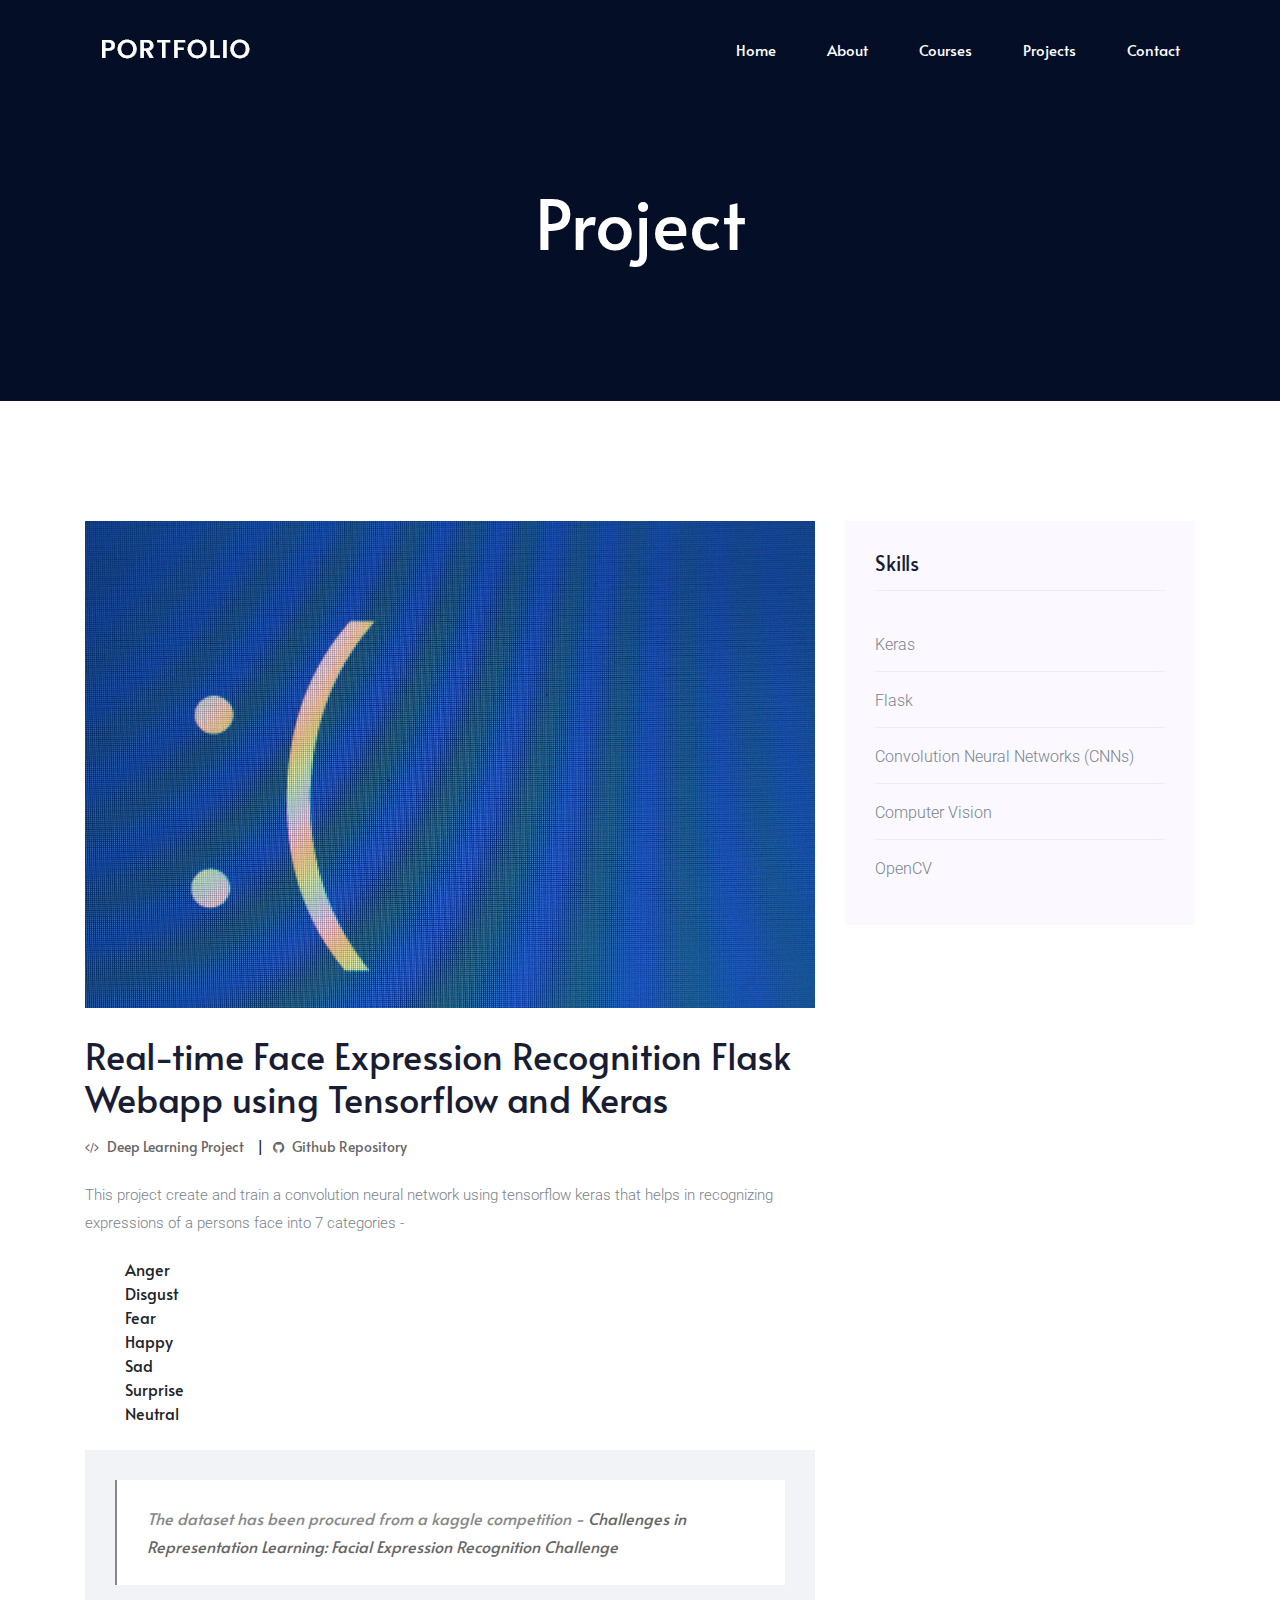
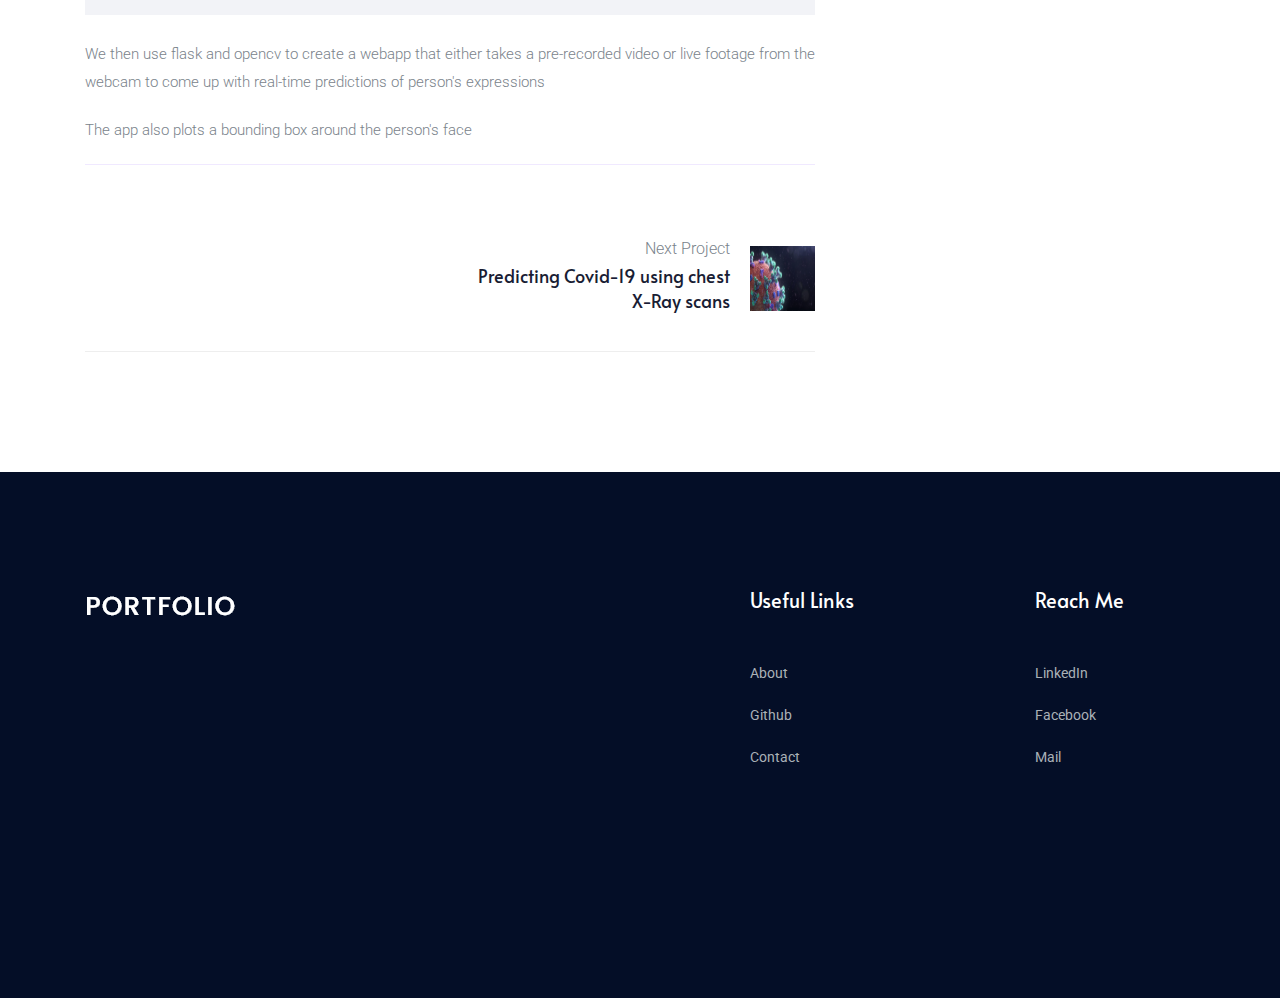
<file: expression-recog.html>
<!doctype html>
<html class="no-js" lang="zxx">

<head>
    <meta charset="utf-8">
    <meta http-equiv="x-ua-compatible" content="ie=edge">
    <title>Face Expression Recognition</title>
    <meta name="description" content="">
    <meta name="viewport" content="width=device-width, initial-scale=1">

    <!-- <link rel="manifest" href="site.webmanifest"> -->
    <!-- Place favicon.ico in the root directory -->

    <!-- CSS here -->
    <link rel="stylesheet" href="css/bootstrap.min.css">
    <link rel="stylesheet" href="css/owl.carousel.min.css">
    <link rel="stylesheet" href="css/magnific-popup.css">
    <link rel="stylesheet" href="css/font-awesome.min.css">
    <link rel="stylesheet" href="css/themify-icons.css">
    <link rel="stylesheet" href="css/nice-select.css">
    <link rel="stylesheet" href="css/flaticon.css">
    <link rel="stylesheet" href="css/gijgo.css">
    <link rel="stylesheet" href="css/animate.min.css">
    <link rel="stylesheet" href="css/slicknav.css">
    <link rel="stylesheet" href="css/style.css">
    <link rel="icon" href="img/online-portfolio.svg">
    <!-- <link rel="stylesheet" href="css/responsive.css"> -->
</head>

<body>
    <!--[if lte IE 9]>
            <p class="browserupgrade">You are using an <strong>outdated</strong> browser. Please <a href="https://browsehappy.com/">upgrade your browser</a> to improve your experience and security.</p>
        <![endif]-->
    <!-- header-start -->
    <header>
        <div class="header-area ">
            <div id="sticky-header" class="main-header-area">
                <div class="container-fluid">
                    <div class="row align-items-center">
                        <div class="col-xl-3 col-lg-2">
                            <div class="logo">
                                <a href="index.html">
                                    <img src="img/logo.png" alt="">
                                </a>
                            </div>
                        </div>
                        <div class="col-xl-9 col-lg-10">
                            <div class="main-menu  d-none d-lg-block text-right">
                                <nav>
                                    <ul id="navigation">
                                        <li><a class="active" href="index.html">home</a></li>
                                        <li><a href="about.html">About</a></li>
                                        <li><a href="courses.html">Courses</a></li>
                                        <li><a href="projects.html">Projects</a></li>
                                        <li><a href="contact.html">Contact</a></li>
                                    </ul>
                                </nav>
                            </div>
                        </div>
                        <div class="col-12">
                            <div class="mobile_menu d-block d-lg-none"></div>
                        </div>
                    </div>

                </div>
            </div>
        </div>
    </header>
    <!-- header-end -->

    <!-- bradcam_area  -->
    <div class="bradcam_area bradcam_bg_1">
        <div class="container">
            <div class="row">
                <div class="col-xl-12">
                    <div class="bradcam_text text-center">
                        <h3>Project</h3>
                    </div>
                </div>
            </div>
        </div>
    </div>
    <!-- /bradcam_area  -->

    <!--================Blog Area =================-->
    <section class="blog_area single-post-area section-padding">
        <div class="container">
            <div class="row">
                <div class="col-lg-8 posts-list">
                    <div class="single-post">
                        <div class="feature-img">
                            <img class="img-fluid" src="img/blog/face-expression.png" alt="">
                        </div>
                        <div class="blog_details">
                            <h1> Real-time Face Expression Recognition Flask Webapp using Tensorflow and Keras
                            </h1>
                            <ul class="blog-info-link mt-3 mb-4">
                                <li><a><i class="fa fa-code"></i> Deep Learning Project</a>
                                </li>
                                <li><a href="https://github.com/vjain113/Face-Expression-Recognition"><i class="fa fa-github"></i> Github Repository</a></li>
                            </ul>
                            <p class="excert">
                                This project create and train a convolution neural network using tensorflow keras that helps in recognizing expressions of a persons face into 7 categories -
                                <ol>
                                    <li>Anger</li>
                                    <li>Disgust</li>
                                    <li>Fear</li>
                                    <li>Happy</li>
                                    <li>Sad</li>
                                    <li>Surprise</li>
                                    <li>Neutral</li>
                                </ol>
                            </p>
                            <div class="quote-wrapper">
                                <div class="quotes">
                                    The dataset has been procured from a kaggle competition - <a href="https://www.kaggle.com/c/challenges-in-representation-learning-facial-expression-recognition-challenge">Challenges in Representation Learning: Facial Expression Recognition Challenge</a>
                                </div>
                            </div>
                            <p>We then use flask and opencv to create a webapp that either takes a pre-recorded video or live footage from the webcam to come up with real-time predictions of person's expressions </p>
                            <p>The app also plots a bounding box around the person's face</p>
                        </div>
                    </div>
                    <div class="navigation-top">
                        <!-- <div class="d-sm-flex justify-content-between text-center">
                            <p class="like-info"><span class="align-middle"><i class="fa fa-heart"></i></span> Lily and 4 people like this</p>
                            <div class="col-sm-4 text-center my-2 my-sm-0">
                            </div>
                            <ul class="social-icons">
                                <li><a href="#"><i class="fa fa-facebook-f"></i></a></li>
                                <li><a href="#"><i class="fa fa-twitter"></i></a></li>
                                <li><a href="#"><i class="fa fa-dribbble"></i></a></li>
                                <li><a href="#"><i class="fa fa-behance"></i></a></li>
                            </ul>
                        </div> -->
                        <div class="navigation-area">
                            <div class="row">
                                <div class="col-lg-6 col-md-6 col-12 nav-left flex-row d-flex justify-content-start align-items-center">
                                    <!-- <div class="thumb">
                                        <a href="#">
                                            <img class="img-fluid" src="img/post/preview.png" alt="">
                                        </a>
                                    </div> -->
                                    <!-- <div class="arrow">
                                        <a href="#">
                                            <span class="lnr text-white ti-arrow-left"></span>
                                        </a>
                                    </div>
                                    <div class="detials">
                                        <p>Prev Post</p>
                                        <a href="#">
                                            <h4>Space The Final Frontier</h4>
                                        </a>
                                    </div> -->
                                </div>
                                <div class="col-lg-6 col-md-6 col-12 nav-right flex-row d-flex justify-content-end align-items-center">
                                    <div class="detials">
                                        <p>Next Project</p>
                                        <a href="covid-19-prediction.html">
                                            <h4>Predicting Covid-19 using chest X-Ray scans</h4>
                                        </a>
                                    </div>
                                    <div class="arrow">
                                        <a href="covid-19-prediction.html">
                                            <span class="lnr text-white ti-arrow-right"></span>
                                        </a>
                                    </div>
                                    <div class="thumb">
                                        <a href="covid-19-prediction.html">
                                            <img src="img/blog/covid-19.png" width="65" height="65" alt="">
                                        </a>
                                    </div>
                                </div>
                            </div>
                        </div>
                    </div>
                </div>
                <div class="col-lg-4">
                    <div class="blog_right_sidebar">
                        <aside class="single_sidebar_widget post_category_widget">
                            <h4 class="widget_title">Skills</h4>
                            <ul class="list cat-list">
                                <li>
                                    <a class="d-flex">
                                        <p>Keras</p>
                                    </a>
                                </li>
                                <li>
                                    <a class="d-flex">
                                        <p>Flask</p>
                                    </a>
                                </li>
                                <li>
                                    <a class="d-flex">
                                        <p>Convolution Neural Networks (CNNs)</p>
                                    </a>
                                </li>
                                <li>
                                    <a class="d-flex">
                                        <p>Computer Vision</p>
                                    </a>
                                </li>
                                <li>
                                    <a class="d-flex">
                                        <p>OpenCV</p>
                                    </a>
                                </li>
                            </ul>
                        </aside>
                    </div>
                </div>
            </div>
        </div>
    </section>
    <!--================ Blog Area end =================-->


    <!-- footer start -->
    <footer class="footer">
        <div class="footer_top">
            <div class="container">
                <div class="row">
                    <div class="col-xl-7 col-md-6 col-lg-4">
                        <div class="footer_widget">
                            <div class="logo_footer">
                                <a href="index.html">
                                    <img src="img/logo.png" alt="">
                                </a>
                            </div>

                        </div>
                    </div>
                    <div class="col-xl-3 col-md-6 col-lg-3">
                        <div class="footer_widget">
                            <h3 class="footer_title">
                                Useful Links
                            </h3>
                            <ul>
                                <li><a href="about.html">About</a></li>
                                <li><a href="https://github.com/vjain113">Github</a></li>
                                <li><a href="contact.html">Contact</a></li>
                            </ul>
                        </div>
                    </div>
                    <div class="col-xl-2 col-md-6 col-lg-2">
                        <div class="footer_widget">
                            <h3 class="footer_title">
                                Reach Me
                            </h3>
                            <ul>
                                <li><a href="https://www.linkedin.com/in/varunjain113/">LinkedIn</a></li>
                                <li><a href="https://www.facebook.com/profile.php?id=100017628247481">Facebook</a></li>
                                <li><a href="mailto:varunjainvj1@gmail.com">Mail</a></li>
                            </ul>
                        </div>
                    </div>
                </div>
            </div>
        </div>
        <!-- <div class="copy-right_text">
            <div class="container">
                <div class="row">
                    <div class="col-xl-12">
                        <p class="copy_right text-center"> -->
        <!-- Link back to Colorlib can't be removed. Template is licensed under CC BY 3.0. -->
        <!-- Copyright &copy;<script>document.write(new Date().getFullYear());</script> All rights reserved | This template is made with <i class="fa fa-heart-o" aria-hidden="true"></i> by <a href="https://colorlib.com" target="_blank">Colorlib</a> -->
        <!-- Link back to Colorlib can't be removed. Template is licensed under CC BY 3.0. -->
        <!-- </p>
                    </div>
                </div>
            </div>
        </div> -->
        <!-- </footer> -->
        <!-- <footer end  -->


        <!-- JS here -->
        <script src="js/vendor/modernizr-3.5.0.min.js"></script>
        <script src="js/vendor/jquery-1.12.4.min.js"></script>
        <script src="js/popper.min.js"></script>
        <script src="js/bootstrap.min.js"></script>
        <script src="js/owl.carousel.min.js"></script>
        <script src="js/isotope.pkgd.min.js"></script>
        <script src="js/ajax-form.js"></script>
        <script src="js/waypoints.min.js"></script>
        <script src="js/jquery.counterup.min.js"></script>
        <script src="js/imagesloaded.pkgd.min.js"></script>
        <script src="js/scrollIt.js"></script>
        <script src="js/jquery.scrollUp.min.js"></script>
        <script src="js/wow.min.js"></script>
        <script src="js/nice-select.min.js"></script>
        <script src="js/jquery.slicknav.min.js"></script>
        <script src="js/jquery.magnific-popup.min.js"></script>
        <script src="js/plugins.js"></script>
        <script src="js/gijgo.min.js"></script>

        <!--contact js-->
        <script src="js/contact.js"></script>
        <script src="js/jquery.ajaxchimp.min.js"></script>
        <script src="js/jquery.form.js"></script>
        <script src="js/jquery.validate.min.js"></script>
        <script src="js/mail-script.js"></script>

        <script src="js/main.js"></script>
</body>

</html>
</file>
<file: css/themify-icons.css>
@font-face {
	font-family: 'themify';
	src:url('../fonts/themify.eot?-fvbane');
	src:url('../fonts/themify.eot?#iefix-fvbane') format('embedded-opentype'),
		url('../fonts/themify.woff?-fvbane') format('woff'),
		url('../fonts/themify.ttf?-fvbane') format('truetype'),
		url('../fonts/themify.svg?-fvbane#themify') format('svg');
	font-weight: normal;
	font-style: normal;
}

[class^="ti-"], [class*=" ti-"] {
	font-family: 'themify';
	/* speak: none; */
	font-style: normal;
	font-weight: normal;
	font-variant: normal;
	text-transform: none;
	line-height: 1;

	/* Better Font Rendering =========== */
	-webkit-font-smoothing: antialiased;
	-moz-osx-font-smoothing: grayscale;
}

.ti-wand:before {
	content: "\e600";
}
.ti-volume:before {
	content: "\e601";
}
.ti-user:before {
	content: "\e602";
}
.ti-unlock:before {
	content: "\e603";
}
.ti-unlink:before {
	content: "\e604";
}
.ti-trash:before {
	content: "\e605";
}
.ti-thought:before {
	content: "\e606";
}
.ti-target:before {
	content: "\e607";
}
.ti-tag:before {
	content: "\e608";
}
.ti-tablet:before {
	content: "\e609";
}
.ti-star:before {
	content: "\e60a";
}
.ti-spray:before {
	content: "\e60b";
}
.ti-signal:before {
	content: "\e60c";
}
.ti-shopping-cart:before {
	content: "\e60d";
}
.ti-shopping-cart-full:before {
	content: "\e60e";
}
.ti-settings:before {
	content: "\e60f";
}
.ti-search:before {
	content: "\e610";
}
.ti-zoom-in:before {
	content: "\e611";
}
.ti-zoom-out:before {
	content: "\e612";
}
.ti-cut:before {
	content: "\e613";
}
.ti-ruler:before {
	content: "\e614";
}
.ti-ruler-pencil:before {
	content: "\e615";
}
.ti-ruler-alt:before {
	content: "\e616";
}
.ti-bookmark:before {
	content: "\e617";
}
.ti-bookmark-alt:before {
	content: "\e618";
}
.ti-reload:before {
	content: "\e619";
}
.ti-plus:before {
	content: "\e61a";
}
.ti-pin:before {
	content: "\e61b";
}
.ti-pencil:before {
	content: "\e61c";
}
.ti-pencil-alt:before {
	content: "\e61d";
}
.ti-paint-roller:before {
	content: "\e61e";
}
.ti-paint-bucket:before {
	content: "\e61f";
}
.ti-na:before {
	content: "\e620";
}
.ti-mobile:before {
	content: "\e621";
}
.ti-minus:before {
	content: "\e622";
}
.ti-medall:before {
	content: "\e623";
}
.ti-medall-alt:before {
	content: "\e624";
}
.ti-marker:before {
	content: "\e625";
}
.ti-marker-alt:before {
	content: "\e626";
}
.ti-arrow-up:before {
	content: "\e627";
}
.ti-arrow-right:before {
	content: "\e628";
}
.ti-arrow-left:before {
	content: "\e629";
}
.ti-arrow-down:before {
	content: "\e62a";
}
.ti-lock:before {
	content: "\e62b";
}
.ti-location-arrow:before {
	content: "\e62c";
}
.ti-link:before {
	content: "\e62d";
}
.ti-layout:before {
	content: "\e62e";
}
.ti-layers:before {
	content: "\e62f";
}
.ti-layers-alt:before {
	content: "\e630";
}
.ti-key:before {
	content: "\e631";
}
.ti-import:before {
	content: "\e632";
}
.ti-image:before {
	content: "\e633";
}
.ti-heart:before {
	content: "\e634";
}
.ti-heart-broken:before {
	content: "\e635";
}
.ti-hand-stop:before {
	content: "\e636";
}
.ti-hand-open:before {
	content: "\e637";
}
.ti-hand-drag:before {
	content: "\e638";
}
.ti-folder:before {
	content: "\e639";
}
.ti-flag:before {
	content: "\e63a";
}
.ti-flag-alt:before {
	content: "\e63b";
}
.ti-flag-alt-2:before {
	content: "\e63c";
}
.ti-eye:before {
	content: "\e63d";
}
.ti-export:before {
	content: "\e63e";
}
.ti-exchange-vertical:before {
	content: "\e63f";
}
.ti-desktop:before {
	content: "\e640";
}
.ti-cup:before {
	content: "\e641";
}
.ti-crown:before {
	content: "\e642";
}
.ti-comments:before {
	content: "\e643";
}
.ti-comment:before {
	content: "\e644";
}
.ti-comment-alt:before {
	content: "\e645";
}
.ti-close:before {
	content: "\e646";
}
.ti-clip:before {
	content: "\e647";
}
.ti-angle-up:before {
	content: "\e648";
}
.ti-angle-right:before {
	content: "\e649";
}
.ti-angle-left:before {
	content: "\e64a";
}
.ti-angle-down:before {
	content: "\e64b";
}
.ti-check:before {
	content: "\e64c";
}
.ti-check-box:before {
	content: "\e64d";
}
.ti-camera:before {
	content: "\e64e";
}
.ti-announcement:before {
	content: "\e64f";
}
.ti-brush:before {
	content: "\e650";
}
.ti-briefcase:before {
	content: "\e651";
}
.ti-bolt:before {
	content: "\e652";
}
.ti-bolt-alt:before {
	content: "\e653";
}
.ti-blackboard:before {
	content: "\e654";
}
.ti-bag:before {
	content: "\e655";
}
.ti-move:before {
	content: "\e656";
}
.ti-arrows-vertical:before {
	content: "\e657";
}
.ti-arrows-horizontal:before {
	content: "\e658";
}
.ti-fullscreen:before {
	content: "\e659";
}
.ti-arrow-top-right:before {
	content: "\e65a";
}
.ti-arrow-top-left:before {
	content: "\e65b";
}
.ti-arrow-circle-up:before {
	content: "\e65c";
}
.ti-arrow-circle-right:before {
	content: "\e65d";
}
.ti-arrow-circle-left:before {
	content: "\e65e";
}
.ti-arrow-circle-down:before {
	content: "\e65f";
}
.ti-angle-double-up:before {
	content: "\e660";
}
.ti-angle-double-right:before {
	content: "\e661";
}
.ti-angle-double-left:before {
	content: "\e662";
}
.ti-angle-double-down:before {
	content: "\e663";
}
.ti-zip:before {
	content: "\e664";
}
.ti-world:before {
	content: "\e665";
}
.ti-wheelchair:before {
	content: "\e666";
}
.ti-view-list:before {
	content: "\e667";
}
.ti-view-list-alt:before {
	content: "\e668";
}
.ti-view-grid:before {
	content: "\e669";
}
.ti-uppercase:before {
	content: "\e66a";
}
.ti-upload:before {
	content: "\e66b";
}
.ti-underline:before {
	content: "\e66c";
}
.ti-truck:before {
	content: "\e66d";
}
.ti-timer:before {
	content: "\e66e";
}
.ti-ticket:before {
	content: "\e66f";
}
.ti-thumb-up:before {
	content: "\e670";
}
.ti-thumb-down:before {
	content: "\e671";
}
.ti-text:before {
	content: "\e672";
}
.ti-stats-up:before {
	content: "\e673";
}
.ti-stats-down:before {
	content: "\e674";
}
.ti-split-v:before {
	content: "\e675";
}
.ti-split-h:before {
	content: "\e676";
}
.ti-smallcap:before {
	content: "\e677";
}
.ti-shine:before {
	content: "\e678";
}
.ti-shift-right:before {
	content: "\e679";
}
.ti-shift-left:before {
	content: "\e67a";
}
.ti-shield:before {
	content: "\e67b";
}
.ti-notepad:before {
	content: "\e67c";
}
.ti-server:before {
	content: "\e67d";
}
.ti-quote-right:before {
	content: "\e67e";
}
.ti-quote-left:before {
	content: "\e67f";
}
.ti-pulse:before {
	content: "\e680";
}
.ti-printer:before {
	content: "\e681";
}
.ti-power-off:before {
	content: "\e682";
}
.ti-plug:before {
	content: "\e683";
}
.ti-pie-chart:before {
	content: "\e684";
}
.ti-paragraph:before {
	content: "\e685";
}
.ti-panel:before {
	content: "\e686";
}
.ti-package:before {
	content: "\e687";
}
.ti-music:before {
	content: "\e688";
}
.ti-music-alt:before {
	content: "\e689";
}
.ti-mouse:before {
	content: "\e68a";
}
.ti-mouse-alt:before {
	content: "\e68b";
}
.ti-money:before {
	content: "\e68c";
}
.ti-microphone:before {
	content: "\e68d";
}
.ti-menu:before {
	content: "\e68e";
}
.ti-menu-alt:before {
	content: "\e68f";
}
.ti-map:before {
	content: "\e690";
}
.ti-map-alt:before {
	content: "\e691";
}
.ti-loop:before {
	content: "\e692";
}
.ti-location-pin:before {
	content: "\e693";
}
.ti-list:before {
	content: "\e694";
}
.ti-light-bulb:before {
	content: "\e695";
}
.ti-Italic:before {
	content: "\e696";
}
.ti-info:before {
	content: "\e697";
}
.ti-infinite:before {
	content: "\e698";
}
.ti-id-badge:before {
	content: "\e699";
}
.ti-hummer:before {
	content: "\e69a";
}
.ti-home:before {
	content: "\e69b";
}
.ti-help:before {
	content: "\e69c";
}
.ti-headphone:before {
	content: "\e69d";
}
.ti-harddrives:before {
	content: "\e69e";
}
.ti-harddrive:before {
	content: "\e69f";
}
.ti-gift:before {
	content: "\e6a0";
}
.ti-game:before {
	content: "\e6a1";
}
.ti-filter:before {
	content: "\e6a2";
}
.ti-files:before {
	content: "\e6a3";
}
.ti-file:before {
	content: "\e6a4";
}
.ti-eraser:before {
	content: "\e6a5";
}
.ti-envelope:before {
	content: "\e6a6";
}
.ti-download:before {
	content: "\e6a7";
}
.ti-direction:before {
	content: "\e6a8";
}
.ti-direction-alt:before {
	content: "\e6a9";
}
.ti-dashboard:before {
	content: "\e6aa";
}
.ti-control-stop:before {
	content: "\e6ab";
}
.ti-control-shuffle:before {
	content: "\e6ac";
}
.ti-control-play:before {
	content: "\e6ad";
}
.ti-control-pause:before {
	content: "\e6ae";
}
.ti-control-forward:before {
	content: "\e6af";
}
.ti-control-backward:before {
	content: "\e6b0";
}
.ti-cloud:before {
	content: "\e6b1";
}
.ti-cloud-up:before {
	content: "\e6b2";
}
.ti-cloud-down:before {
	content: "\e6b3";
}
.ti-clipboard:before {
	content: "\e6b4";
}
.ti-car:before {
	content: "\e6b5";
}
.ti-calendar:before {
	content: "\e6b6";
}
.ti-book:before {
	content: "\e6b7";
}
.ti-bell:before {
	content: "\e6b8";
}
.ti-basketball:before {
	content: "\e6b9";
}
.ti-bar-chart:before {
	content: "\e6ba";
}
.ti-bar-chart-alt:before {
	content: "\e6bb";
}
.ti-back-right:before {
	content: "\e6bc";
}
.ti-back-left:before {
	content: "\e6bd";
}
.ti-arrows-corner:before {
	content: "\e6be";
}
.ti-archive:before {
	content: "\e6bf";
}
.ti-anchor:before {
	content: "\e6c0";
}
.ti-align-right:before {
	content: "\e6c1";
}
.ti-align-left:before {
	content: "\e6c2";
}
.ti-align-justify:before {
	content: "\e6c3";
}
.ti-align-center:before {
	content: "\e6c4";
}
.ti-alert:before {
	content: "\e6c5";
}
.ti-alarm-clock:before {
	content: "\e6c6";
}
.ti-agenda:before {
	content: "\e6c7";
}
.ti-write:before {
	content: "\e6c8";
}
.ti-window:before {
	content: "\e6c9";
}
.ti-widgetized:before {
	content: "\e6ca";
}
.ti-widget:before {
	content: "\e6cb";
}
.ti-widget-alt:before {
	content: "\e6cc";
}
.ti-wallet:before {
	content: "\e6cd";
}
.ti-video-clapper:before {
	content: "\e6ce";
}
.ti-video-camera:before {
	content: "\e6cf";
}
.ti-vector:before {
	content: "\e6d0";
}
.ti-themify-logo:before {
	content: "\e6d1";
}
.ti-themify-favicon:before {
	content: "\e6d2";
}
.ti-themify-favicon-alt:before {
	content: "\e6d3";
}
.ti-support:before {
	content: "\e6d4";
}
.ti-stamp:before {
	content: "\e6d5";
}
.ti-split-v-alt:before {
	content: "\e6d6";
}
.ti-slice:before {
	content: "\e6d7";
}
.ti-shortcode:before {
	content: "\e6d8";
}
.ti-shift-right-alt:before {
	content: "\e6d9";
}
.ti-shift-left-alt:before {
	content: "\e6da";
}
.ti-ruler-alt-2:before {
	content: "\e6db";
}
.ti-receipt:before {
	content: "\e6dc";
}
.ti-pin2:before {
	content: "\e6dd";
}
.ti-pin-alt:before {
	content: "\e6de";
}
.ti-pencil-alt2:before {
	content: "\e6df";
}
.ti-palette:before {
	content: "\e6e0";
}
.ti-more:before {
	content: "\e6e1";
}
.ti-more-alt:before {
	content: "\e6e2";
}
.ti-microphone-alt:before {
	content: "\e6e3";
}
.ti-magnet:before {
	content: "\e6e4";
}
.ti-line-double:before {
	content: "\e6e5";
}
.ti-line-dotted:before {
	content: "\e6e6";
}
.ti-line-dashed:before {
	content: "\e6e7";
}
.ti-layout-width-full:before {
	content: "\e6e8";
}
.ti-layout-width-default:before {
	content: "\e6e9";
}
.ti-layout-width-default-alt:before {
	content: "\e6ea";
}
.ti-layout-tab:before {
	content: "\e6eb";
}
.ti-layout-tab-window:before {
	content: "\e6ec";
}
.ti-layout-tab-v:before {
	content: "\e6ed";
}
.ti-layout-tab-min:before {
	content: "\e6ee";
}
.ti-layout-slider:before {
	content: "\e6ef";
}
.ti-layout-slider-alt:before {
	content: "\e6f0";
}
.ti-layout-sidebar-right:before {
	content: "\e6f1";
}
.ti-layout-sidebar-none:before {
	content: "\e6f2";
}
.ti-layout-sidebar-left:before {
	content: "\e6f3";
}
.ti-layout-placeholder:before {
	content: "\e6f4";
}
.ti-layout-menu:before {
	content: "\e6f5";
}
.ti-layout-menu-v:before {
	content: "\e6f6";
}
.ti-layout-menu-separated:before {
	content: "\e6f7";
}
.ti-layout-menu-full:before {
	content: "\e6f8";
}
.ti-layout-media-right-alt:before {
	content: "\e6f9";
}
.ti-layout-media-right:before {
	content: "\e6fa";
}
.ti-layout-media-overlay:before {
	content: "\e6fb";
}
.ti-layout-media-overlay-alt:before {
	content: "\e6fc";
}
.ti-layout-media-overlay-alt-2:before {
	content: "\e6fd";
}
.ti-layout-media-left-alt:before {
	content: "\e6fe";
}
.ti-layout-media-left:before {
	content: "\e6ff";
}
.ti-layout-media-center-alt:before {
	content: "\e700";
}
.ti-layout-media-center:before {
	content: "\e701";
}
.ti-layout-list-thumb:before {
	content: "\e702";
}
.ti-layout-list-thumb-alt:before {
	content: "\e703";
}
.ti-layout-list-post:before {
	content: "\e704";
}
.ti-layout-list-large-image:before {
	content: "\e705";
}
.ti-layout-line-solid:before {
	content: "\e706";
}
.ti-layout-grid4:before {
	content: "\e707";
}
.ti-layout-grid3:before {
	content: "\e708";
}
.ti-layout-grid2:before {
	content: "\e709";
}
.ti-layout-grid2-thumb:before {
	content: "\e70a";
}
.ti-layout-cta-right:before {
	content: "\e70b";
}
.ti-layout-cta-left:before {
	content: "\e70c";
}
.ti-layout-cta-center:before {
	content: "\e70d";
}
.ti-layout-cta-btn-right:before {
	content: "\e70e";
}
.ti-layout-cta-btn-left:before {
	content: "\e70f";
}
.ti-layout-column4:before {
	content: "\e710";
}
.ti-layout-column3:before {
	content: "\e711";
}
.ti-layout-column2:before {
	content: "\e712";
}
.ti-layout-accordion-separated:before {
	content: "\e713";
}
.ti-layout-accordion-merged:before {
	content: "\e714";
}
.ti-layout-accordion-list:before {
	content: "\e715";
}
.ti-ink-pen:before {
	content: "\e716";
}
.ti-info-alt:before {
	content: "\e717";
}
.ti-help-alt:before {
	content: "\e718";
}
.ti-headphone-alt:before {
	content: "\e719";
}
.ti-hand-point-up:before {
	content: "\e71a";
}
.ti-hand-point-right:before {
	content: "\e71b";
}
.ti-hand-point-left:before {
	content: "\e71c";
}
.ti-hand-point-down:before {
	content: "\e71d";
}
.ti-gallery:before {
	content: "\e71e";
}
.ti-face-smile:before {
	content: "\e71f";
}
.ti-face-sad:before {
	content: "\e720";
}
.ti-credit-card:before {
	content: "\e721";
}
.ti-control-skip-forward:before {
	content: "\e722";
}
.ti-control-skip-backward:before {
	content: "\e723";
}
.ti-control-record:before {
	content: "\e724";
}
.ti-control-eject:before {
	content: "\e725";
}
.ti-comments-smiley:before {
	content: "\e726";
}
.ti-brush-alt:before {
	content: "\e727";
}
.ti-youtube:before {
	content: "\e728";
}
.ti-vimeo:before {
	content: "\e729";
}
.ti-twitter:before {
	content: "\e72a";
}
.ti-time:before {
	content: "\e72b";
}
.ti-tumblr:before {
	content: "\e72c";
}
.ti-skype:before {
	content: "\e72d";
}
.ti-share:before {
	content: "\e72e";
}
.ti-share-alt:before {
	content: "\e72f";
}
.ti-rocket:before {
	content: "\e730";
}
.ti-pinterest:before {
	content: "\e731";
}
.ti-new-window:before {
	content: "\e732";
}
.ti-microsoft:before {
	content: "\e733";
}
.ti-list-ol:before {
	content: "\e734";
}
.ti-linkedin:before {
	content: "\e735";
}
.ti-layout-sidebar-2:before {
	content: "\e736";
}
.ti-layout-grid4-alt:before {
	content: "\e737";
}
.ti-layout-grid3-alt:before {
	content: "\e738";
}
.ti-layout-grid2-alt:before {
	content: "\e739";
}
.ti-layout-column4-alt:before {
	content: "\e73a";
}
.ti-layout-column3-alt:before {
	content: "\e73b";
}
.ti-layout-column2-alt:before {
	content: "\e73c";
}
.ti-instagram:before {
	content: "\e73d";
}
.ti-google:before {
	content: "\e73e";
}
.ti-github:before {
	content: "\e73f";
}
.ti-flickr:before {
	content: "\e740";
}
.ti-facebook:before {
	content: "\e741";
}
.ti-dropbox:before {
	content: "\e742";
}
.ti-dribbble:before {
	content: "\e743";
}
.ti-apple:before {
	content: "\e744";
}
.ti-android:before {
	content: "\e745";
}
.ti-save:before {
	content: "\e746";
}
.ti-save-alt:before {
	content: "\e747";
}
.ti-yahoo:before {
	content: "\e748";
}
.ti-wordpress:before {
	content: "\e749";
}
.ti-vimeo-alt:before {
	content: "\e74a";
}
.ti-twitter-alt:before {
	content: "\e74b";
}
.ti-tumblr-alt:before {
	content: "\e74c";
}
.ti-trello:before {
	content: "\e74d";
}
.ti-stack-overflow:before {
	content: "\e74e";
}
.ti-soundcloud:before {
	content: "\e74f";
}
.ti-sharethis:before {
	content: "\e750";
}
.ti-sharethis-alt:before {
	content: "\e751";
}
.ti-reddit:before {
	content: "\e752";
}
.ti-pinterest-alt:before {
	content: "\e753";
}
.ti-microsoft-alt:before {
	content: "\e754";
}
.ti-linux:before {
	content: "\e755";
}
.ti-jsfiddle:before {
	content: "\e756";
}
.ti-joomla:before {
	content: "\e757";
}
.ti-html5:before {
	content: "\e758";
}
.ti-flickr-alt:before {
	content: "\e759";
}
.ti-email:before {
	content: "\e75a";
}
.ti-drupal:before {
	content: "\e75b";
}
.ti-dropbox-alt:before {
	content: "\e75c";
}
.ti-css3:before {
	content: "\e75d";
}
.ti-rss:before {
	content: "\e75e";
}
.ti-rss-alt:before {
	content: "\e75f";
}
</file>
<file: css/nice-select.css>
.nice-select {
  -webkit-tap-highlight-color: transparent;
  background-color: #fff;
  border-radius: 5px;
  border: solid 1px #e8e8e8;
  box-sizing: border-box;
  clear: both;
  cursor: pointer;
  display: block;
  float: left;
  font-family: inherit;
  font-size: 14px;
  font-weight: normal;
  height: 42px;
  line-height: 40px;
  outline: none;
  padding-left: 18px;
  padding-right: 30px;
  position: relative;
  text-align: left !important;
  -webkit-transition: all 0.2s ease-in-out;
  transition: all 0.2s ease-in-out;
  -webkit-user-select: none;
     -moz-user-select: none;
      -ms-user-select: none;
          user-select: none;
  white-space: nowrap;
  width: auto; }
  .nice-select:hover {
    border-color: #dbdbdb; }
  .nice-select:active, .nice-select.open, .nice-select:focus {
    border-color: #999; }


  .nice-select.disabled {
    border-color: #ededed;
    color: #999;
    pointer-events: none; }
    .nice-select.disabled:after {
      border-color: #cccccc; }
  .nice-select.wide {
    width: 100%; }
    .nice-select.wide .list {
      left: 0 !important;
      right: 0 !important; }
  .nice-select.right {
    float: right; }
    .nice-select.right .list {
      left: auto;
      right: 0; }
  .nice-select.small {
    font-size: 12px;
    height: 36px;
    line-height: 34px; }
    .nice-select.small:after {
      height: 4px;
      width: 4px; }
    .nice-select.small .option {
      line-height: 34px;
      min-height: 34px; }
  .nice-select .list {
    background-color: #fff;
    border-radius: 5px;
    box-shadow: 0 0 0 1px rgba(68, 68, 68, 0.11);
    box-sizing: border-box;
    margin-top: 4px;
    opacity: 0;
    overflow: hidden;
    padding: 0;
    pointer-events: none;
    position: absolute;
    top: 100%;
    left: 0;
    -webkit-transform-origin: 50% 0;
        -ms-transform-origin: 50% 0;
            transform-origin: 50% 0;
    -webkit-transform: scale(0.75) translateY(-21px);
        -ms-transform: scale(0.75) translateY(-21px);
            transform: scale(0.75) translateY(-21px);
    -webkit-transition: all 0.2s cubic-bezier(0.5, 0, 0, 1.25), opacity 0.15s ease-out;
    transition: all 0.2s cubic-bezier(0.5, 0, 0, 1.25), opacity 0.15s ease-out;
    z-index: 9; }
    .nice-select .list:hover .option:not(:hover) {
      background-color: transparent !important; }
  .nice-select .option {
    cursor: pointer;
    font-weight: 400;
    line-height: 40px;
    list-style: none;
    min-height: 40px;
    outline: none;
    padding-left: 18px;
    padding-right: 29px;
    text-align: left;
    -webkit-transition: all 0.2s;
    transition: all 0.2s; }
    .nice-select .option:hover, .nice-select .option.focus, .nice-select .option.selected.focus {
      background-color: #f6f6f6; }
    .nice-select .option.selected {
      font-weight: bold; }
    .nice-select .option.disabled {
      background-color: transparent;
      color: #999;
      cursor: default; }

.no-csspointerevents .nice-select .list {
  display: none; }

.no-csspointerevents .nice-select.open .list {
  display: block; }





  /* ,,,,,,,,,,,,,,,, */


  .nice-select:after {
    content: "\e64b";
    display: block;
    height: 5px;
    margin-top: -5px;
    pointer-events: none;
    position: absolute;
    right: 30px;
    top: 8px;
    transition: all 0.15s ease-in-out;
    width: 5px;
    font-family: 'themify';
    color: #ddd; }

    .nice-select.open:after {
 }
    .nice-select.open .list {
      opacity: 1;
      pointer-events: auto;
      -webkit-transform: scale(1) translateY(0);
          -ms-transform: scale(1) translateY(0);
              transform: scale(1) translateY(0); }
</file>
<file: css/flaticon.css>
/*
  	Flaticon icon font: Flaticon
  	Creation date: 07/09/2019 08:07
  	*/

	  @font-face {
		font-family: "Flaticon";
		src: url("../fonts/Flaticon.eot");
		src: url("../fonts/Flaticon.eot");
		src: url("../fonts/Flaticon.eot?#iefix") format("embedded-opentype"),
			 url("../fonts/Flaticon.woff2") format("woff2"),
			 url("../fonts/Flaticon.woff") format("woff"),
			 url("../fonts/Flaticon.ttf") format("truetype"),
			 url("../fonts/Flaticon.svg#Flaticon") format("svg");
		font-weight: normal;
		font-style: normal;
	  }
	  
	  @media screen and (-webkit-min-device-pixel-ratio:0) {
		@font-face {
		  font-family: "Flaticon";
		  src: url("./Flaticon.svg#Flaticon") format("svg");
		}
	  }
	  
	  [class^="flaticon-"]:before, [class*=" flaticon-"]:before,
	  [class^="flaticon-"]:after, [class*=" flaticon-"]:after {   
		font-family: Flaticon;
			  font-size: 20px;
	  font-style: normal;
	  margin-left: 20px;
	  }
	  
	.flaticon-legal-paper:before {
		content: "\e001";
	}
	.flaticon-case:before {
		content: "\e002";
	}
	.flaticon-survey:before {
		content: "\e003";
	}
	.flaticon-bar-chart:before {
		content: "\e004";
	}
	.flaticon-controls:before {
		content: "\e005";
	}
	.flaticon-puzzle:before {
		content: "\e006";
	}
	.flaticon-right:before {
		content: "\e007";
	}
</file>
<file: css/gijgo.css>
.gj-button {
    background-color: #f5f5f5;
    border: 1px solid #ddd;
    color: #000;
    border-radius: 3px;
    padding: 6px 10px;
    cursor: pointer;
}

.gj-unselectable {
    -webkit-touch-callout: none;
    -webkit-user-select: none;
    -khtml-user-select: none;
    -moz-user-select: none;
    -ms-user-select: none;
    user-select: none;
}

.gj-row {
    display: -webkit-box;
    display: -ms-flexbox;
    display: flex;
    -ms-flex-wrap: wrap;
    flex-wrap: wrap;
}

.gj-margin-left-5 {
    margin-left: 5px;
}

.gj-margin-left-10 {
    margin-left: 10px;
}

.gj-width-full {
    width: 100%;
}

.gj-cursor-pointer {
    cursor: pointer;
}

.gj-text-align-center {
    text-align: center;
}

.gj-font-size-16 {
    font-size: 16px;
}

.gj-hidden {
    display: none;
}

/** Material Design */
.gj-button-md {
    background: 0 0;
    border: none;
    border-radius: 2px;
    color: rgba(0, 0, 0, 0.87);
    position: relative;
    height: 36px;
    margin: 0;
    min-width: 64px;
    padding: 0 16px;
    display: inline-block;
    font-family: "Roboto","Helvetica","Arial",sans-serif;
    font-size: 1rem;
    font-weight: 500;
    text-transform: uppercase;
    letter-spacing: 0;
    overflow: hidden;
    will-change: box-shadow;
    transition: box-shadow .2s cubic-bezier(.4,0,1,1),background-color .2s cubic-bezier(.4,0,.2,1),color .2s cubic-bezier(.4,0,.2,1);
    outline: none;
    cursor: pointer;
    text-decoration: none;
    text-align: center;
    line-height: 36px;
    vertical-align: middle;
    overflow: hidden;
    -webkit-user-select: none;
    -moz-user-select: none;
    -ms-user-select: none;
    user-select: none;
}

.gj-button-md:hover {
    background-color: rgba(158,158,158,.2);
}

.gj-button-md:disabled {
    color: rgba(0,0,0,.26);
    background: 0 0;
}

.gj-button-md .material-icons,
.gj-button-md .gj-icon {
    vertical-align: middle;
    /*font-size: 1.3rem;
    margin-right: 4px;*/
}

.gj-button-md.gj-button-md-icon {
    width: 24px;
    height: 31px;
    min-width: 24px;
    padding: 0px;
    display: table;
}

.gj-button-md.gj-button-md-icon .material-icons,
.gj-button-md.gj-button-md-icon .gj-icon {
    display: table-cell;
    margin-right: 0px;
    width: 24px;
    height: 24px;
}

.gj-button-md.active {
    background-color: rgba(158,158,158,.4);
}

.gj-button-md-group {
    position: relative;
    display: inline-block;
    vertical-align: middle;
}

.gj-textbox-md {
    border: none;
    border-bottom: 1px solid rgba(0,0,0,.42);
    display: block;
    font-family: "Helvetica","Arial",sans-serif;
    font-size: 16px;
    line-height: 16px;
    padding: 4px 0px;
    margin: 0;
    width: 100%;
    background: 0 0;
    text-align: left;
    color: rgba(0,0,0,.87);
}

.gj-textbox-md:focus,
.gj-textbox-md:active {
    border-bottom: 2px solid rgba(0,0,0,.42);
    outline: none;
}

.gj-textbox-md::placeholder {
    color: #8e8e8e;
}

.gj-textbox-md:-ms-input-placeholder {
    color: #8e8e8e;
}

.gj-textbox-md::-ms-input-placeholder {
    color: #8e8e8e;
}

.gj-md-spacer-24 {
    min-width: 24px;
    width: 24px;
    display: inline-block;
}

.gj-md-spacer-32 {
    min-width: 32px;
    width: 32px;
    display: inline-block;
}

.gj-modal {
    position: fixed;
    top: 0;
    right: 0;
    bottom: 0;
    left: 0;
    z-index: 1203;
    display: none;
    overflow: hidden;
    -webkit-overflow-scrolling: touch;
    outline: 0;
    background-color: rgba(0, 0, 0, 0.54118);
    transition: 200ms ease opacity;
    will-change: opacity;
}

/* List */
ul.gj-list li [data-role="wrapper"] {
    display: table;
    width: 100%;
}

ul.gj-list li [data-role="checkbox"] {
    display: table-cell;
    vertical-align:middle;
    text-align:center;
}

ul.gj-list li [data-role="image"] {
    display: table-cell;
    vertical-align:middle;
    text-align:center;
}

ul.gj-list li [data-role="display"] {
    display: table-cell;
    vertical-align:middle;
    cursor: pointer;
}

ul.gj-list li [data-role="display"]:empty:before {
  content: "\200b"; /* unicode zero width space character */
}

/* List - Bootstrap */
ul.gj-list-bootstrap {
    padding-left: 0px;
    margin-bottom: 0px;
}

ul.gj-list-bootstrap li {
    padding: 0px;
}

ul.gj-list-bootstrap li [data-role="wrapper"] {
    padding: 0px 10px;
}

ul.gj-list-bootstrap li [data-role="checkbox"] {
    width: 24px;
    padding: 3px;
}

ul.gj-list-bootstrap li [data-role="image"] {
    width: 24px;
    height: 24px;
}

ul.gj-list-bootstrap li [data-role="display"] {
    padding: 8px 0px 8px 4px;
}

.list-group-item.active ul li, .list-group-item.active:focus ul li, .list-group-item.active:hover ul li {
    text-shadow: none;
    color:initial;
}

/* List - Material Design */
ul.gj-list-md {
    padding: 0px;
    list-style: none;
    list-style-type: none;
    line-height: 24px;
    letter-spacing: 0;
    color: #616161; /* Gray 700 */
}

ul.gj-list-md li {
    display: list-item;
    list-style-type: none;
    padding: 0px;
    min-height: unset;
    box-sizing: border-box;
    align-items: center;
    cursor: default;
    overflow: hidden;

    font-family: "Roboto","Helvetica","Arial",sans-serif;
    font-size: 16px;
    font-weight: 400;
    letter-spacing: .04em;
    line-height: 1;
    
    -webkit-flex-direction: row;
    -ms-flex-direction: row;
    flex-direction: row;
    -webkit-flex-wrap: nowrap;
    -ms-flex-wrap: nowrap;
    flex-wrap: nowrap;
}

ul.gj-list-md li [data-role="checkbox"] {
    height: 24px;
    width: 24px;
}

ul.gj-list-md li [data-role="image"] {
    height: 24px;
    width: 24px;
}

ul.gj-list-md li [data-role="display"] {
    padding: 8px 0px 8px 5px;
    order: 0;
    flex-grow: 2;
    text-decoration: none;
    box-sizing: border-box;
    align-items: center;
    text-align: left;
    color: rgba(0,0,0,.87);
}

ul.gj-list-md li.disabled>[data-role="wrapper"]>[data-role="display"] {
    color: #9E9E9E; /* Gray 500 */
}

.gj-list-md-active {
    background: #e0e0e0;
    color: #3f51b5;
}


/* Picker */
.gj-picker {
    position: absolute;
    z-index: 1203;
    background-color: #fff;
}

.gj-picker .selected {
    color: #fff;
}

/* Material Design */
.gj-picker-md {
    font-family: "Roboto","Helvetica","Arial",sans-serif;
    font-size: 16px;
    font-weight: 400;
    letter-spacing: .04em;
    line-height: 1;
    color: rgba(0,0,0,.87);
    border: 1px solid #E0E0E0;
}

.gj-modal .gj-picker-md {
    border: 0px;
}

.gj-picker-md [role="header"] {
    color: rgba(255, 255, 255, 0.54);
    display: flex;
    background: #2196f3;
    align-items: baseline;
    user-select: none;
    justify-content: center;
}

.gj-picker-md [role="footer"] {
    float: right;
    padding: 10px;
}

.gj-picker-md [role="footer"] button.gj-button-md {
    color: #2196f3;
    font-weight: bold;
    font-size: 13px;
}

/* Bootstrap */
.gj-picker-bootstrap {
    border-radius: 4px;
    border: 1px solid #E0E0E0;
}

.gj-picker-bootstrap .selected {
    color: #888;
}

.gj-picker-bootstrap [role="header"] {
    background: #eee;
    color: #AAA;
}
@font-face {
    font-family: 'gijgo-material';
    src: url('../fonts/gijgo-material.eot?235541');
    src: url('../fonts/gijgo-material.eot?235541#iefix') format('embedded-opentype'), url('../fonts/gijgo-material.ttf?235541') format('truetype'), url('../fonts/gijgo-material.woff?235541') format('woff'), url('../fonts/gijgo-material.svg?235541#gijgo-material') format('svg');
    font-weight: normal;
    font-style: normal;
}

.gj-icon {
    /* use !important to prevent issues with browser extensions that change fonts */
    font-family: 'gijgo-material' !important;
    font-size: 24px;
    speak: none;
    font-style: normal;
    font-weight: normal;
    font-variant: normal;
    text-transform: none;
    line-height: 1;
    /* Enable Ligatures ================ */
    letter-spacing: 0;
    -webkit-font-feature-settings: "liga";
    -moz-font-feature-settings: "liga=1";
    -moz-font-feature-settings: "liga";
    -ms-font-feature-settings: "liga" 1;
    font-feature-settings: "liga";
    -webkit-font-variant-ligatures: discretionary-ligatures;
    font-variant-ligatures: discretionary-ligatures;
    /* Better Font Rendering =========== */
    -webkit-font-smoothing: antialiased;
    -moz-osx-font-smoothing: grayscale;
}

.gj-icon.undo:before {
    content: "\e900";
}

.gj-icon.vertical-align-top:before {
    content: "\e901";
}

.gj-icon.vertical-align-center:before {
    content: "\e902";
}

.gj-icon.vertical-align-bottom:before {
    content: "\e903";
}

.gj-icon.arrow-dropup:before {
    content: "\e904";
}

.gj-icon.clock:before {
    content: "\e905";
}

.gj-icon.refresh:before {
    content: "\e906";
}

.gj-icon.last-page:before {
    content: "\e907";
}

.gj-icon.first-page:before {
    content: "\e908";
}

.gj-icon.cancel:before {
    content: "\e909";
}

.gj-icon.clear:before {
    content: "\e90a";
}

.gj-icon.check-circle:before {
    content: "\e90b";
}

.gj-icon.delete:before {
    content: "\e90c";
}

.gj-icon.arrow-upward:before {
    content: "\e90d";
}

.gj-icon.arrow-forward:before {
    content: "\e90e";
}

.gj-icon.arrow-downward:before {
    content: "\e90f";
}

.gj-icon.arrow-back:before {
    content: "\e910";
}

.gj-icon.list-numbered:before {
    content: "\e911";
}

.gj-icon.list-bulleted:before {
    content: "\e912";
}

.gj-icon.indent-increase:before {
    content: "\e913";
}

.gj-icon.indent-decrease:before {
    content: "\e914";
}

.gj-icon.redo:before {
    content: "\e915";
}

.gj-icon.align-right:before {
    content: "\e916";
}

.gj-icon.align-left:before {
    content: "\e917";
}

.gj-icon.align-justify:before {
    content: "\e918";
}

.gj-icon.align-center:before {
    content: "\e919";
}

.gj-icon.strikethrough:before {
    content: "\e91a";
}

.gj-icon.italic:before {
    content: "\e91b";
}

.gj-icon.underlined:before {
    content: "\e91c";
}

.gj-icon.bold:before {
    content: "\e91d";
}

.gj-icon.arrow-dropdown:before {
    content: "\e91e";
}

.gj-icon.done:before {
    content: "\e91f";
}

.gj-icon.pencil:before {
    content: "\e920";
}

.gj-icon.minus:before {
    content: "\e921";
}

.gj-icon.plus:before {
    content: "\e922";
}

.gj-icon.chevron-up:before {
    content: "\e923";
}

.gj-icon.chevron-right:before {
    content: "\e924";
}

.gj-icon.chevron-down:before {
    content: "\e925";
}

.gj-icon.chevron-left:before {
    content: "\e926";
}

.gj-icon.event:before {
    content: "\e927";
}
.gj-draggable {
    cursor: move;
}
.gj-resizable-handle {
    position: absolute;
    font-size: 0.1px;
    display: block;
    -ms-touch-action: none;
    touch-action: none;
    z-index: 1203;
}

.gj-resizable-n {
    cursor: n-resize;
    height: 7px;
    width: 100%;
    top: -5px;
    left: 0;
}
.gj-resizable-e {
    cursor: e-resize;
    width: 7px;
    right: -5px;
    top: 0;
    height: 100%;
}
.gj-resizable-s {
    cursor: s-resize;
    height: 7px;
    width: 100%;
    bottom: -5px;
    left: 0;
}
.gj-resizable-w {
	cursor: w-resize;
	width: 7px;
	left: -5px;
	top: 0;
	height: 100%;
}
.gj-resizable-se {
	cursor: se-resize;
	width: 12px;
	height: 12px;
	right: 1px;
	bottom: 1px;
}
.gj-resizable-sw {
	cursor: sw-resize;
	width: 9px;
	height: 9px;
	left: -5px;
	bottom: -5px;
}
.gj-resizable-nw {
	cursor: nw-resize;
	width: 9px;
	height: 9px;
	left: -5px;
	top: -5px;
}
.gj-resizable-ne {
	cursor: ne-resize;
	width: 9px;
	height: 9px;
	right: -5px;
	top: -5px;
}

.gj-dialog-footer {
    position: absolute;
    bottom: 0px;
    width: 100%;
    margin-top: 0px;
}

.gj-dialog-scrollable [data-role="body"] {
    overflow-x: hidden;
    overflow-y: scroll;
}

/** Bootstrap 3 **/
.gj-dialog-bootstrap {
    overflow: hidden;
    z-index: 1202;
}

.gj-dialog-bootstrap [data-role="title"] {
    display: inline;
}
.gj-dialog-bootstrap [data-role="close"] {
    line-height: 1.42857143;
}

/** Bootstrap 4 **/
.gj-dialog-bootstrap4 {
    overflow: hidden;
    z-index: 1202;
}

.gj-dialog-bootstrap4 [data-role="title"] {
    display: inline;
}
.gj-dialog-bootstrap4 [data-role="close"] {
    line-height: 1.5;
}

/** Material Design **/
.gj-dialog-md {
    background-color: #FFF;
    overflow: hidden;
    border: none;
    box-shadow: 0 11px 15px -7px rgba(0,0,0,.2), 0 24px 38px 3px rgba(0,0,0,.14), 0 9px 46px 8px rgba(0,0,0,.12);
    box-sizing: border-box;
    position: relative;
    display: -webkit-box;
    display: -webkit-flex;
    display: -ms-flexbox;
    display: flex;
    -webkit-box-orient: vertical;
    -webkit-box-direction: normal;
    -webkit-flex-direction: column;
    -ms-flex-direction: column;
    flex-direction: column;
    -webkit-background-clip: padding-box;
    background-clip: padding-box;
    outline: 0;
    z-index: 1202;
}

.gj-dialog-md-header {
    padding: 24px 24px 0px 24px;
    font-family: "Roboto","Helvetica","Arial",sans-serif;
}

.gj-dialog-md-title {
    margin: 0;
    font-weight: 400;
    display: inline;
    line-height: 28px;
    font-size: 20px;
}

.gj-dialog-md-close {
    -webkit-appearance: none;
    padding: 0;
    cursor: pointer;
    background: 0 0;
    border: 0;
    float: right;
    line-height: 28px;
    font-size: 28px;
}

.gj-dialog-md-body {
    padding: 20px 24px 24px 24px;
    color: rgba(0,0,0,.54);
    font-family: "Helvetica","Arial",sans-serif;
    font-size: 14px;
    font-weight: 400;
    line-height: 20px;
}

.gj-dialog-md-footer {
    padding: 8px 8px 8px 24px;
    display: -webkit-flex;
    display: -ms-flexbox;
    display: flex;
    -webkit-flex-direction: row-reverse;
    -ms-flex-direction: row-reverse;
    flex-direction: row-reverse;
    -webkit-flex-wrap: wrap;
    -ms-flex-wrap: wrap;
    flex-wrap: wrap;

    box-sizing: border-box;
}

.gj-dialog-md-footer>*:first-child {
    margin-right: 0;
}

.gj-dialog-md-footer>* {
    margin-right: 8px;
    height: 36px;
}
DIV.gj-grid-wrapper {
    margin: auto;
    position: relative;
    clear:both;
    z-index: 1;
}

TABLE.gj-grid {
    margin: auto;    
    border-collapse: collapse;
    width: 100%;
    table-layout: fixed;
}

TABLE.gj-grid THEAD TH [data-role="selectAll"] {
    margin: auto;
}

TABLE.gj-grid THEAD TH [data-role="title"] {
    display: inline-block;
}

TABLE.gj-grid THEAD TH [data-role="sorticon"] {
    display: inline-block;
}

TABLE.gj-grid THEAD TH {
    overflow: hidden;
    text-overflow: ellipsis;
}

TABLE.gj-grid.autogrow-header-row THEAD TH {
    overflow: auto;
    text-overflow: initial;
    white-space: pre-wrap;
    -ms-word-break: break-word;
    word-break: break-word;
}

TABLE.gj-grid > tbody > tr > td {
    overflow: hidden;
    position: relative;
}

table.gj-grid tbody div[data-role="display"] {
    vertical-align: middle;
    text-indent: 0;
    white-space: pre-wrap;
    -ms-word-break: break-word;
    word-break: break-word;
}

table.gj-grid.fixed-body-rows tbody div[data-role="display"] {
    overflow: hidden;
    text-overflow: ellipsis;
    white-space: nowrap;
    -ms-word-break: initial;
    word-break: initial;
}

table.gj-grid tfoot DIV[data-role="display"] {
    vertical-align: middle;
    text-indent: 0;
    display: flex;
}

TABLE.gj-grid .fa {
    padding: 2px;
}

TABLE.gj-grid > tbody > tr > td > div {
    padding: 2px;
    overflow: hidden;
}

DIV.gj-grid-wrapper DIV.gj-grid-loading-cover
{
    background: #BBBBBB;
    opacity: 0.5;
    position: absolute;
    vertical-align: middle;
}

DIV.gj-grid-wrapper DIV.gj-grid-loading-text
{
    position: absolute;
    font-weight: bold;
}

/* Bootstrap Theme */
table.gj-grid-bootstrap thead th {
    background-color: #f5f5f5;
    vertical-align:middle;
}

table.gj-grid-bootstrap thead th [data-role="sorticon"] {
    margin-left: 5px;
}

table.gj-grid-bootstrap thead th [data-role="sorticon"] i.gj-icon,
table.gj-grid-bootstrap thead th [data-role="sorticon"] i.material-icons {
    position: absolute;
    font-size: 20px;
    top: 15px;
}

table.gj-grid-bootstrap tbody tr td div[data-role="display"] {
    padding: 0px;
}

.gj-grid-bootstrap-4 .gj-checkbox-bootstrap {
    display: inline-block;
    padding-top: 2px;
}

.gj-grid-bootstrap-4 tbody tr.active {
    background-color: rgba(0,0,0,.075);
}

/* Material Design Theme */
.gj-grid-md {
    position: relative;
    border: 1px solid #e0e0e0;
    border-collapse: collapse;
    white-space: nowrap;
    font-size: 13px;
    font-family: "Roboto","Helvetica","Arial",sans-serif;
    background-color: #fff;
}

.gj-grid-md td:first-of-type, .gj-grid-md th:first-of-type {
    padding-left: 24px;
}

.gj-grid-md th {
    position: relative;
    vertical-align: bottom;
    font-weight: 700;
    line-height: 31px;
    letter-spacing: 0;
    height: 56px;
    font-size: 12px;
    color: rgba(0,0,0,.54);
    padding-bottom: 8px;
    box-sizing: border-box;
    padding: 12px 18px;
    text-align: right;
}

.gj-grid-md td {
    position: relative;
    height: 48px;
    border-top: 1px solid #e0e0e0;
    border-bottom: 1px solid #e0e0e0;
    padding: 12px 18px;
    box-sizing: border-box;
    text-align: left;
    color: rgba(0,0,0,.87);
}

.gj-grid-md tbody tr {
    position: relative;
    height: 48px;
    transition-duration: .28s;
    transition-timing-function: cubic-bezier(.4,0,.2,1);
    transition-property: background-color;
}

.gj-grid-md tbody tr:hover {
    background-color: #EEEEEE; /* Gray 200 */
}

.gj-grid-md tbody tr.gj-grid-md-select {
    background-color: #F5F5F5; /* Grey 100 */
}


table.gj-grid-md thead th [data-role="sorticon"] {
    margin-left: 5px;
}

table.gj-grid-md thead th [data-role="sorticon"] i.gj-icon,
table.gj-grid-md thead th [data-role="sorticon"] i.material-icons {
    position: absolute;
    font-size: 16px;
    top: 19px;
}

table.gj-grid-md thead th.gj-grid-select-all {
    padding-bottom: 3px;
}
/* Hide all prioritized columns by default */
@media only all {
	th.display-1120,
	td.display-1120,
	th.display-960,
	td.display-960,
	th.display-800,
	td.display-800,
	th.display-640,
	td.display-640,
	th.display-480,
	td.display-480,
	th.display-320,
	td.display-320 {
		display: none;
	}
}

/* Show at 320px (20em x 16px) */
@media screen and (min-width: 20em) {
	TABLE.gj-grid-bootstrap th.display-320,
	TABLE.gj-grid-bootstrap td.display-320 {
		display: table-cell;
	}
}
/* Show at 480px (30em x 16px) */
@media screen and (min-width: 30em) {
	TABLE.gj-grid-bootstrap th.display-480,
	TABLE.gj-grid-bootstrap td.display-480 {
		display: table-cell;
	}
}
/* Show at 640px (40em x 16px) */
@media screen and (min-width: 40em) {
	TABLE.gj-grid-bootstrap th.display-640,
	TABLE.gj-grid-bootstrap td.display-640 {
		display: table-cell;
	}
}
/* Show at 800px (50em x 16px) */
@media screen and (min-width: 50em) {
	TABLE.gj-grid-bootstrap th.display-800,
	TABLE.gj-grid-bootstrap td.display-800 {
		display: table-cell;
	}
}
/* Show at 960px (60em x 16px) */
@media screen and (min-width: 60em) {
	TABLE.gj-grid-bootstrap th.display-960,
	TABLE.gj-grid-bootstrap td.display-960 {
		display: table-cell;
	}
}
/* Show at 1,120px (70em x 16px) */
@media screen and (min-width: 70em) {
	TABLE.gj-grid-bootstrap th.display-1120,
	TABLE.gj-grid-bootstrap td.display-1120 {
		display: table-cell;
	}
}

/* Material Design Theme */
.gj-grid-md tfoot tr th {
    padding-right: 14px;
}

.gj-grid-md tfoot tr[data-role="pager"] .gj-grid-mdl-pager-label {
    padding-left: 5px;
    padding-right: 5px;
}

.gj-grid-md tfoot tr[data-role="pager"] .gj-dropdown-md {
    margin-left: 12px;
}

.gj-grid-md tfoot tr[data-role="pager"] .gj-dropdown-md [role="presenter"] {
    font-size: 12px;
    font-weight: bold;
    color: rgba(0,0,0,.54);
}

.gj-grid-md tfoot tr[data-role="pager"] .gj-dropdown-md [role="presenter"] [role="display"] {
    text-align: right;
}

.gj-grid-md tfoot tr[data-role="pager"] .gj-grid-md-limit-select {
    margin-left: 10px;
    font-size: 12px;
    font-weight: bold;
    color: rgba(0,0,0,.54);
}

/* Bootstrap */
.gj-grid-bootstrap tfoot tr[data-role="pager"] th {
    line-height: 30px;
    background-color: #f5f5f5;
}

.gj-grid-bootstrap tfoot tr[data-role="pager"] th > div > div {
    margin-right: 5px;
}

.gj-grid-bootstrap tfoot tr[data-role="pager"] th > div > button {
    margin-right: 5px;
}

.gj-grid-bootstrap-4 tfoot tr[data-role="pager"] th > div button {
    height: 34px;
}

.gj-grid-bootstrap-4 tfoot tr[data-role="pager"] th div .gj-dropdown-bootstrap-4 .gj-dropdown-expander-mi .gj-icon {
    top: 5px;
}

.gj-grid-bootstrap-3 tfoot tr[data-role="pager"] th > div > input {
    margin-right: 5px;
    width: 40px;
    text-align: right;
    display: inline-block;
    font-weight: bold;
}

.gj-grid-bootstrap-4 tfoot tr[data-role="pager"] th > div > div.input-group {
    width: 40px;
}

.gj-grid-bootstrap-4 tfoot tr[data-role="pager"] th > div > div.input-group input {
    text-align: right;
    font-weight: bold;
    height: 34px;
    padding-top: 2px;
    padding-bottom: 6px;
}

.gj-grid-bootstrap tfoot tr[data-role="pager"] th > div > select {
    display: inline-block;
    margin-right: 5px;
    width: 60px;
}

.gj-grid-bootstrap tfoot tr[data-role="pager"] th .gj-dropdown-bootstrap .gj-list-bootstrap [data-role="display"] {
    line-height: 14px;
}

.gj-grid-bootstrap tfoot tr[data-role="pager"] th .gj-dropdown-bootstrap [role="presenter"] [role="display"] {
    font-weight: bold;
}

.gj-grid-bootstrap tfoot tr[data-role="pager"] th .gj-dropdown-bootstrap-3 [role="presenter"] {
    padding: 2px 8px;
}

.gj-grid-bootstrap tfoot tr[data-role="pager"] th .gj-dropdown-bootstrap-4 [role="presenter"] {
    padding: 1px 8px;
}
.gj-grid thead tr th div.gj-grid-column-resizer-wrapper {
    position: relative;
    width: 100%;
    height: 0px; 
    top: 0px; 
    left: 0px; 
    padding: 0px;
}

span.gj-grid-column-resizer {
    position: absolute;
    right: 0px;
    width: 10px;
    top: -100px;
    height: 300px;
    z-index: 1203;
    cursor: e-resize;
}

.gj-grid-resize-cursor {
    cursor: e-resize;
}
.gj-grid-md tbody tr.gj-grid-top-border td {
  border-top: 2px solid #777;
}
.gj-grid-md tbody tr.gj-grid-bottom-border td {
  border-bottom: 2px solid #777;
}

.gj-grid-bootstrap tbody tr.gj-grid-top-border td {
  border-top: 2px solid #777;
}
.gj-grid-bootstrap tbody tr.gj-grid-bottom-border td {
  border-bottom: 2px solid #777;
}
.gj-grid-md thead tr th.gj-grid-left-border,
.gj-grid-md tbody tr td.gj-grid-left-border
{
    border-left: 3px solid #777;
}
.gj-grid-md thead tr th.gj-grid-right-border,
.gj-grid-md tbody tr td.gj-grid-right-border
{
    border-right: 3px solid #777;
}

.gj-grid-bootstrap thead tr th.gj-grid-left-border,
.gj-grid-bootstrap tbody tr td.gj-grid-left-border
{
    border-left: 5px solid #ddd;
}
.gj-grid-bootstrap thead tr th.gj-grid-right-border,
.gj-grid-bootstrap tbody tr td.gj-grid-right-border
{
    border-right: 5px solid #ddd;
}
.gj-dirty {
    position: absolute;
    top: 0px;
    left: 0px;
    border-style: solid;
    border-width: 3px;
    border-color: #f00 transparent transparent #f00;
    padding: 0;
    overflow: hidden;
    vertical-align: top;
}

/* Material Design */
.gj-grid-md tbody tr td.gj-grid-management-column {
    padding: 3px;
}

.gj-grid-md tbody tr td[data-mode="edit"] {
    padding: 0px 18px;
}

.gj-grid-md tbody .gj-dropdown-md [role="presenter"] [role="display"] {
    padding: 0px;
}

/* Bootstrap */
.gj-grid-bootstrap tbody tr td[data-mode="edit"] {
    padding: 0px;
}

.gj-grid-bootstrap tbody tr td[data-mode="edit"] [data-role="edit"] {
    padding: 0px;
}

/* Bootstrap 3 */
.gj-grid-bootstrap-3 tbody tr td.gj-grid-management-column {
    padding: 3px;
}

.gj-grid-bootstrap-3 tbody tr td[data-mode="edit"] {
    height: 38px;
}

.gj-grid-bootstrap-3 tbody tr td[data-mode="edit"] [data-role="edit"] input[type="text"] {
    height: 37px;
    padding: 8px;
}

.gj-grid-bootstrap-3 tbody tr td[data-mode="edit"] .gj-dropdown-bootstrap [role="presenter"] {
    border: 0px;
    border-radius: 0px;
    height: 37px;
    padding-left: 8px;
}

.gj-grid-bootstrap-3 tbody tr td[data-mode="edit"] .gj-datepicker-bootstrap {
    height: 37px;
}

.gj-grid-bootstrap-3 tbody tr td[data-mode="edit"] .gj-datepicker-bootstrap [role="input"] {
    height: 37px;
    border:0px;
    border-radius: 0px;
}

.gj-grid-bootstrap-3 tbody tr td[data-mode="edit"] .gj-datepicker-bootstrap [role="right-icon"] {
    border:0px;
    border-radius: 0px;
}

.gj-grid-bootstrap-3 tbody tr td[data-mode="edit"] .gj-checkbox-bootstrap {
    display: inline-block;
    padding-top: 10px;
    height: 32px;
}

/* Bootstrap 4 */
.gj-grid-bootstrap-4 tbody tr td.gj-grid-management-column {
    padding: 6px;
}

.gj-grid-bootstrap-4 tbody tr td[data-mode="edit"] [data-role="edit"] input[type="text"] {
    height: 48px;
    padding-left: 12px;
}

.gj-grid-bootstrap-4 tbody tr td[data-mode="edit"] .gj-dropdown-bootstrap [role="presenter"] {
    border: 0px;
    border-radius: 0px;
    height: 48px;
    padding-left: 12px;
    font-family: -apple-system,system-ui,BlinkMacSystemFont,"Segoe UI",Roboto,"Helvetica Neue",Arial,sans-serif;
}

.gj-grid-bootstrap-4 tbody tr td[data-mode="edit"] .gj-dropdown-bootstrap-4 [role="expander"].gj-dropdown-expander-mi .gj-icon,
.gj-grid-bootstrap-4 tbody tr td[data-mode="edit"] .gj-dropdown-bootstrap-4 [role="expander"].gj-dropdown-expander-mi .material-icons {
    top: 13px;
}

.gj-grid-bootstrap-4 tbody tr td[data-mode="edit"] .gj-datepicker-bootstrap {
    height: 48px;
}

.gj-grid-bootstrap-4 tbody tr td[data-mode="edit"] .gj-datepicker-bootstrap [role="input"] {
    height: 48px;
    border:0px;
    border-radius: 0px;
}

.gj-grid-bootstrap-4 tbody tr td[data-mode="edit"] .gj-datepicker-bootstrap [role="right-icon"] {
    background-color: #fff;
}

.gj-grid-bootstrap-4 tbody tr td[data-mode="edit"] .gj-datepicker-bootstrap [role="right-icon"] button {
    border: 0px;
    border-radius: 0px;
    width: 43px;
    position: relative;
}

.gj-grid-bootstrap-4 tbody tr td[data-mode="edit"] .gj-datepicker-bootstrap [role="right-icon"] .gj-icon,
.gj-grid-bootstrap-4 tbody tr td[data-mode="edit"] .gj-datepicker-bootstrap [role="right-icon"] .material-icons {
    top: 13px;
    left: 10px;
    font-size: 24px;
}

.gj-grid-bootstrap-4 tbody tr td[data-mode="edit"] .gj-checkbox-bootstrap {
    display: inline-block;
    padding-top: 15px;
    height: 42px;
}
.gj-grid-md thead tr[data-role="filter"] th {
    border-top: 1px solid #e0e0e0;
}

div.gj-grid-wrapper div.gj-grid-bootstrap-toolbar {
    background-color: #f5f5f5;
    padding: 8px;
    font-weight: bold;
    border: 1px solid #ddd;
}

div.gj-grid-wrapper div.gj-grid-bootstrap-4-toolbar {
    background-color: #f5f5f5;
    padding: 12px;
    font-weight: bold;
    border: 1px solid #ddd;
}

div.gj-grid-wrapper div.gj-grid-md-toolbar {
    font-weight: bold;
    font-size: 24px;
    font-family: "Helvetica","Arial",sans-serif;
    background-color: rgb(255, 255, 255);
    
    border-top: 1px solid #e0e0e0;
    border-left: 1px solid #e0e0e0;
    border-right: 1px solid #e0e0e0;
    border-bottom: 0px;
    border-collapse: collapse;

    padding: 0 18px 0px 18px;
    line-height: 56px;
}
table.gj-grid-scrollable tbody {
    overflow-y: auto;
    overflow-x: hidden;
    display: block;
}

/* Material Design */
table.gj-grid-md.gj-grid-scrollable {
    border-bottom: 0px;
}

table.gj-grid-md.gj-grid-scrollable tbody {
    border-right: 1px solid #e0e0e0;
    border-bottom: 1px solid #e0e0e0;
}

table.gj-grid-md.gj-grid-scrollable tfoot {
    border-bottom: 1px solid #e0e0e0;
}

/* Bootstrap 3 */
table.gj-grid-bootstrap.gj-grid-scrollable {
    border-bottom: 0px;
}

table.gj-grid-bootstrap.gj-grid-scrollable tbody {
    border-right: 1px solid #ddd;
    border-bottom: 1px solid #ddd;
}

table.gj-grid-bootstrap.gj-grid-scrollable tbody tr[data-role="row"]:first-child td {
    border-top: 0px;
}

table.gj-grid-bootstrap.gj-grid-scrollable tbody tr[data-role="row"] td:first-child {
    border-left: 0px;
}

table.gj-grid-bootstrap.gj-grid-scrollable tbody tr[data-role="row"] td:last-child {
    border-right: 0px;
}

table.gj-grid-bootstrap.gj-grid-scrollable tfoot {
    border-bottom: 1px solid #ddd;
}

ul.gj-list li [data-role="spacer"] {
    display: table-cell;
}

ul.gj-list li [data-role="expander"] {
    display: table-cell;
    vertical-align:middle;
    text-align:center;
    cursor: pointer;
}

[data-type="tree"] ul li [data-role="expander"].gj-tree-material-icons-expander {
    width: 24px;
}

[data-type="tree"] ul li [data-role="expander"].gj-tree-font-awesome-expander {
    width: 24px;
}

[data-type="tree"] ul li [data-role="expander"].gj-tree-glyphicons-expander {
    width: 24px;
}

[data-type="tree"] ul li [data-role="expander"].gj-tree-glyphicons-expander .glyphicon {
    top: 4px;
    height: 24px;
}

/* Bootstrap Theme */
.gj-tree-bootstrap-3 ul.gj-list-bootstrap li {
    border: 0px;
    border-radius: 0px;
    color: #333;
}

.gj-tree-bootstrap-3 ul.gj-list-bootstrap li.active {
    color: #fff;
}

.gj-tree-bootstrap-3 ul.gj-list-bootstrap li.disabled {
    color: #777;
    background-color: #eee;
}

.gj-tree-bootstrap-4 ul.gj-list-bootstrap li {
    border: 0px;
    border-radius: 0px;
    color: #212529;
}

.gj-tree-bootstrap-4 ul.gj-list-bootstrap li.active {
    color: #fff;
}

.gj-tree-bootstrap-4 ul.gj-list-bootstrap li.disabled {
    color: #868e96;
}

.gj-tree-bootstrap-4 ul.gj-list-bootstrap li ul.gj-list-bootstrap {
    width: 100%;
}

.gj-tree-bootstrap-border ul.gj-list-bootstrap li {
    border: 1px solid #ddd;
}

.gj-tree-bootstrap-border ul.gj-list-bootstrap li ul.gj-list-bootstrap li {
    border-left: 0px;
    border-right: 0px;
}

.gj-tree-bootstrap-border ul.gj-list-bootstrap li:first-child {
    border-top-left-radius: 4px;
    border-top-right-radius: 4px;
}

.gj-tree-bootstrap-border ul.gj-list-bootstrap li:last-child {
    border-bottom-left-radius: 4px;
    border-bottom-right-radius: 4px;
}

.gj-tree-bootstrap-border ul.gj-list-bootstrap li ul.gj-list-bootstrap li:first-child {
    border-top-left-radius: 0px;
    border-top-right-radius: 0px;
}

.gj-tree-bootstrap-border ul.gj-list-bootstrap li ul.gj-list-bootstrap li:last-child {
    border-bottom: 0px;
    border-bottom-left-radius: 0px;
    border-bottom-right-radius: 0px;
}

ul.gj-list-bootstrap li [data-role="expander"].gj-tree-material-icons-expander {
    padding-top: 8px;
    padding-bottom: 4px;
}

ul.gj-list-bootstrap li [data-role="expander"].gj-tree-material-icons-expander .gj-icon {
    width: 24px;
    height: 24px;
}

/* Material Design Theme */
ul.gj-list-md li.disabled > [data-role="wrapper"] > [data-role="expander"] {
    color: #9E9E9E; /* Gray 500 */
}

.gj-tree-md-border ul.gj-list-md li {
    border: 1px solid #616161; /* Gray 700 */
    margin-bottom: -1px;
}

.gj-tree-md-border ul.gj-list-md li ul.gj-list-md li {
    border-left: 0px;
    border-right: 0px;
}

.gj-tree-md-border ul.gj-list-md li ul.gj-list-md li:last-child {
    border-bottom: 0px;
}
.gj-tree-drop-above {    
    border-top: 1px solid #000;
}

.gj-tree-drop-below {
    border-bottom: 1px solid #000;
}

.gj-tree-bootstrap-3 ul.gj-list-bootstrap li [data-role="wrapper"].drop-above {
    border-top: 2px solid #000;
}

.gj-tree-bootstrap-3 ul.gj-list-bootstrap li [data-role="wrapper"].drop-below {
    border-bottom: 2px solid #000;
}

.gj-tree-bootstrap-4 ul.gj-list-bootstrap li [data-role="wrapper"].drop-above {
    border-top: 2px solid #000;
}

.gj-tree-bootstrap-4 ul.gj-list-bootstrap li [data-role="wrapper"].drop-below {
    border-bottom: 2px solid #000;
}

.gj-tree-drag-el {
    padding: 0px;
    margin: 0px;
    z-index: 1203;
}

.gj-tree-drag-el li {
    padding: 0px;
    margin: 0px;
}

.gj-tree-drag-el [data-role="wrapper"] {
    cursor: move;
    display: table;
}

.gj-tree-drag-el [data-role="indicator"] {
    width: 14px;
    padding: 0px 3px;
    display: table-cell;
    vertical-align: middle;
    text-align: center;
}

.gj-tree-bootstrap-drag-el li.list-group-item {
    border: 0px;
    background: unset;
}

.gj-tree-bootstrap-drag-el [data-role="indicator"] {
    width: 24px;
    height: 24px;
    padding: 0px;
}

.gj-tree-md-drag-el [data-role="indicator"] {
    width: 24px;
    height: 24px;
    padding: 0px;
}
/* Bootstrap */
.gj-checkbox-bootstrap {
    min-width: 0;
    font-size: 0;
    font-weight: normal;
    margin: 0px;
    text-align: center;
    width: 18px;
    height: 18px;
    position: relative;
    display: inline;
}

.gj-checkbox-bootstrap input[type="checkbox"] {
    display: none;
    margin-bottom: -12px;
}

.gj-checkbox-bootstrap span {
    background: #fff;
    display: block;
    content: " ";
    width: 18px;
    height: 18px;
    line-height: 11px;
    font-size: 11px;
    padding: 2px;
    color: #555555;
    border: 1px solid #CCCCCC;
    border-radius: 3px;
    transition: box-shadow 0.2s linear, border-color 0.2s linear;
    cursor: pointer;
    margin: auto;
}

.gj-checkbox-bootstrap input[type="checkbox"]:focus + span:before {
    outline: 0;
    box-shadow: 0 0 0 0 #66afe9, 0 0 6px rgba(102, 175, 233, .6);
    border-color: #66afe9;
}

.gj-checkbox-bootstrap input[type="checkbox"][disabled] + span {
    opacity: 0.6;
    cursor: not-allowed;
}

/* Bootstrap 4 */
.gj-checkbox-bootstrap.gj-checkbox-bootstrap-4 span {
    line-height: 16px;
    padding: 0px;
}

.gj-checkbox-bootstrap-4.gj-checkbox-material-icons input[type="checkbox"]:checked + span:after {
    font-size: 16px;
}

.gj-checkbox-bootstrap-4.gj-checkbox-material-icons input[type="checkbox"]:indeterminate + span:after {
    font-size: 16px;
}

/* Material Design */
.gj-checkbox-md {
    min-width: 0;
    font-size: 0;
    font-weight: normal;
    margin: 0px;
    text-align: center;
    width: 16px;
    height: 16px;
    position: relative;
}

.gj-checkbox-md input[type="checkbox"] {
    display: none;
    margin-bottom: -12px;
}

.gj-checkbox-md span {
    display: inline-block;
    box-sizing: border-box;
    width: 16px;
    height: 16px;
    margin: 0;
    cursor: pointer;
    overflow: hidden;
    border: 2px solid #616161; /* Gray 700 */
    border-radius: 2px;
    z-index: 2;
}

.gj-checkbox-md input[type="checkbox"]:checked + span {
    border: 2px solid #536DFE; /* Indigo A200 */
}

.gj-checkbox-md input[type="checkbox"]:checked + span:after {
    color: #FFF;
    background-color: #536DFE; /* Indigo A200 */
    position: absolute;
    left: 1px;
    top: -15px;
}

.gj-checkbox-md input[type="checkbox"]:indeterminate + span {
    border: 2px solid #616161; /* Gray 700 */
}

.gj-checkbox-md input[type="checkbox"]:indeterminate + span:after {    
    color: #616161;/*color: rgba(0, 0, 0, 1);*/
    position: absolute;
    left: 1px;
    top: -15px;
}

.gj-checkbox-md input[type="checkbox"][disabled] + span {
    border: 2px solid #9E9E9E;
}

.gj-checkbox-md input[type="checkbox"][disabled] + span:after {
    background-color: #9E9E9E;
}

.gj-checkbox-md input[type="checkbox"][disabled]:indeterminate + span:after {
    color: #FFFFFF;
}

/* Material Icons */
.gj-checkbox-material-icons input[type="checkbox"]:checked + span:after {
    content: "\e91f";
    font-size: 14px;
    font-weight: bold;
    white-space: pre;
}

.gj-checkbox-material-icons input[type="checkbox"]:indeterminate + span:after {
    content: "\e921";
    font-size: 14px;
    font-weight: bold;
    white-space: pre;
}

/* Glyphicons */
.gj-checkbox-glyphicons input[type="checkbox"]:checked + span:after {
    display: inline-block;
    font-family: 'Glyphicons Halflings';
    content: "\e013 ";
}

.gj-checkbox-glyphicons input[type="checkbox"]:indeterminate + span:after {
    display: inline-block;
    font-family: 'Glyphicons Halflings';
    content: "\2212 ";
    padding-right: 1px;
}

/* fontawesome */
.gj-checkbox-fontawesome .fa {
    font-size: 14px;
}
.gj-checkbox-bootstrap.gj-checkbox-fontawesome .fa {
    line-height: 18px;
}

.gj-checkbox-fontawesome input[type="checkbox"]:checked + span:before {
    content: "\f00c ";
}

.gj-checkbox-fontawesome input[type="checkbox"]:indeterminate + span:before {
    content: "\f068 ";
}
.gj-editor [role="body"] {
    overflow: auto;
    outline: 0px solid transparent;
    box-sizing: border-box;
}

/* Material Design */
.gj-editor-md {
    padding: 7px;
    font-family: "Roboto","Helvetica","Arial",sans-serif;
    font-size: 14px;
    font-weight: 500;
    letter-spacing: 0;
    border: 1px solid rgba(158,158,158,.2);
}

.gj-editor-md [role="toolbar"] {
    margin-bottom: 7px;
}

.gj-editor-md [role="toolbar"] .gj-button-md {
    min-width: 54px;
    margin-right: 5px;
}

.gj-editor-md [role="toolbar"] .gj-button-md .gj-icon {
    width: 24px;
    height: 24px;
}

.gj-editor-md [role="body"] {
    border: 1px solid rgba(158,158,158,.2);
}

.gj-editor-md p {
    margin: 0;
    padding: 0;
}

.gj-editor-md blockquote {
    font-size: 14px;
}

/* Bootstrap */
.gj-editor-bootstrap {
    padding: 7px;
    border: 1px solid #eceeef;
}

.gj-editor-bootstrap [role="toolbar"] {
    margin-bottom: 7px;
}

.gj-editor-bootstrap [role="toolbar"] .btn-group {
    margin-right: 10px;
}

.gj-editor-bootstrap [role="toolbar"] button {
    height: 36px;
}

.gj-editor-bootstrap [role="body"] {
    border: 1px solid #eceeef;
}

.gj-editor-bootstrap p {
    margin: 0;
    padding: 0;
}

.gj-editor-bootstrap blockquote {
    font-size: 14px;
}
.gj-dropdown {
    position: relative;
    border-collapse: separate;
}

.gj-dropdown [role="presenter"] {
    display: table;
    cursor: pointer;
    outline: none;
    position: relative;
}

.gj-dropdown [role="presenter"] [role="display"] {
    display: table-cell;
    text-align: left;
    width: 100%;
}

.gj-dropdown [role="presenter"] [role="expander"] {
    display: table-cell;
    vertical-align:middle;
    text-align:center;
    width: 24px;
    height: 24px;
}

/* Material Design */
.gj-dropdown-md [role="presenter"] {
    font-family: "Roboto","Helvetica","Arial",sans-serif;
    font-size: 16px;
    font-weight: 400;
    letter-spacing: .04em;
    line-height: 1;
    color: rgba(0,0,0,.87);
    padding: 0px;
    border: 0px;
    border-bottom: 1px solid rgba(0,0,0,.42);
    background: transparent;
}

.gj-dropdown-md [role="presenter"]:focus,
.gj-dropdown-md [role="presenter"]:active {
    border-bottom: 2px solid rgba(0,0,0,.42);
}

.gj-dropdown-md [role="presenter"] [role="display"] {
    padding: 4px 0px;
    line-height: 18px;
}

.gj-dropdown-md [role="presenter"] [role="display"] .placeholder {
    color: #8e8e8e;
}

.gj-dropdown-list-md {
    position: absolute;
    top: 0px;
    left: 0px;
    background-color: #f5f5f5;
    color: #000;
    margin: 0px;
    z-index: 1203;
}

.gj-dropdown-list-md li:hover, .gj-dropdown-list-md li.active {
    background-color: #eee;
}

/* Bootstrap */
.gj-dropdown-bootstrap [role="presenter"] [role="display"] {
    padding-right: 5px;
}

.gj-dropdown-bootstrap [role="presenter"] [role="expander"] {
    padding-left: 5px;
}

.gj-dropdown-bootstrap [role="presenter"] [role="expander"].gj-dropdown-expander-mi {
    width: 24px;
}

.gj-dropdown-bootstrap-3 [role="presenter"] [role="display"] {
    line-height: 20px;
}

.gj-dropdown-bootstrap-3 [role="presenter"] [role="display"] .placeholder {
    color: #9999b3;
}

.gj-dropdown-bootstrap-3 [role="presenter"] [role="expander"] {
    width: 20px;
    height: 20px;
}

.gj-dropdown-bootstrap-3 [role="presenter"] [role="expander"].gj-dropdown-expander-mi .gj-icon,
.gj-dropdown-bootstrap-3 [role="presenter"] [role="expander"].gj-dropdown-expander-mi .material-icons {
    top: 5px;
    right: 10px;
    position: absolute;
}

.gj-dropdown-bootstrap-4 [role="presenter"] {
    border: 1px solid #ced4da;
}

.gj-dropdown-bootstrap-4 [role="presenter"] [role="display"] {
    line-height: 24px;
}

.gj-dropdown-bootstrap-4 [role="presenter"] [role="expander"].gj-dropdown-expander-mi .gj-icon,
.gj-dropdown-bootstrap-4 [role="presenter"] [role="expander"].gj-dropdown-expander-mi .material-icons {
    top: 7px;
    right: 10px;
    position: absolute;
}

.gj-dropdown-list-bootstrap {
    position: absolute;
    top: 32px;
    left: 0px;
    margin: 0px;
    z-index: 1203;
}
.gj-datepicker [role="input"]::-ms-clear {
    display: none;
}

.gj-datepicker [role="right-icon"] {
    cursor: pointer;
}

.gj-picker div[role="navigator"] {
    display: -webkit-box;
    display: -ms-flexbox;
    display: flex;
    -ms-flex-wrap: wrap;
    flex-wrap: wrap;
}

.gj-picker div[role="navigator"] div {
    cursor: pointer;
    position: relative;
    flex-basis: 0;
    -webkit-box-flex: 1;
    -ms-flex-positive: 1;
    flex-grow: 1;
    max-width: 100%;
}

.gj-picker div[role="navigator"] div[role="period"] {
    width: 100%;
    text-align: center;
}

/* Material Design */
.gj-datepicker-md {
    font-family: "Roboto","Helvetica","Arial",sans-serif;
    font-size: 16px;
    font-weight: 400;
    letter-spacing: .04em;
    line-height: 1;
    color: rgba(0,0,0,.87);
    position: relative;
}

.gj-datepicker-md [role="right-icon"] {
    position: absolute;
    right: 0px;
    top: 0px;
    font-size: 24px;
}

.gj-datepicker-md.small .gj-textbox-md {
    font-size: 14px;
}

.gj-datepicker-md.small .gj-icon {
    font-size: 22px;
}

.gj-datepicker-md.large .gj-textbox-md {
    font-size: 18px;
}

.gj-datepicker-md.large .gj-icon {
    font-size: 28px;
}

.gj-picker-md.datepicker [role="header"] {
    padding: 20px 20px;
    display: block;
}

.gj-picker-md.datepicker [role="header"] [role="year"] {
    font-size: 17px;
    padding-bottom: 5px;
    cursor: pointer;
}

.gj-picker-md.datepicker [role="header"] [role="date"] {
    font-size: 36px;
    cursor: pointer;
}

.gj-picker-md div[role="navigator"] {
    height: 42px;
    line-height: 42px;
}

.gj-picker div[role="navigator"] div[role="period"] {
    font-weight: bold;
    font-size: 15px;
}

.gj-picker-md div[role="navigator"] div:first-child {
    max-width: 42px;
}

.gj-picker-md div[role="navigator"] div:last-child {
    max-width: 42px;
}

.gj-picker-md div[role="navigator"] div i.gj-icon,
.gj-picker-md div[role="navigator"] div i.material-icons {
    position: absolute;
    top: 8px;
}

.gj-picker-md div[role="navigator"] div:first-child i.gj-icon,
.gj-picker-md div[role="navigator"] div:first-child i.material-icons {
    left: 10px;
}

.gj-picker-md div[role="navigator"] div:last-child i.gj-icon,
.gj-picker-md div[role="navigator"] div:last-child i.material-icons {
    right: 11px;
}

.gj-picker-md table thead {
    color: #9E9E9E; /* Gray 500 */
}

.gj-picker-md table tr th div,
.gj-picker-md table tr td div {
    display: block;
    width: 40px;
    height: 40px;
    line-height: 40px;
    font-size: 13px;
    text-align: center;
    vertical-align: middle;
}

[type="year"].gj-picker-md table tr td div,
[type="decade"].gj-picker-md table tr td div,
[type="century"].gj-picker-md table tr td div {
    width: 73px;
    height: 73px;
    line-height: 73px;
    cursor: pointer;
}

.gj-picker-md table tr td.gj-cursor-pointer div:hover {
    background: #EEEEEE;
    border-radius: 50%;
    color: rgba(0,0,0,.87);
}

.gj-picker-md table tr td.other-month div,
.gj-picker-md table tr td.disabled div {
    color: #BDBDBD; /* Gray 400 */
}

.gj-picker-md table tr td.focused div {
    background: #E0E0E0; /* Gray 300 */
    border-radius: 50%;
}

.gj-picker-md table tr td.today div {
    color: #1976D2;
}

.gj-picker-md table tr td.selected.gj-cursor-pointer div {
    color: #FFFFFF;
    background: #1976D2; /* Blue 700 */
    border-radius: 50%;
}

.gj-picker-md table tr td.calendar-week div {
    font-weight: bold;
}

/* Bootstrap */
.gj-datepicker-bootstrap :focus,
.gj-datepicker-bootstrap :active {
    box-shadow: none;
}

.gj-picker-bootstrap {
    border: 1px solid rgba(0,0,0,0.15);
    border-radius: 4px;
    padding: 4px;
}

.gj-modal .gj-picker-bootstrap {
    padding: 0px;
}

.gj-picker-bootstrap.datepicker [role="header"] {
    padding: 10px 20px;
    display: block;
}

.gj-picker-bootstrap.datepicker [role="header"] [role="year"] {
    font-size: 15px;
    cursor: pointer;
}

.gj-picker-bootstrap [role="header"] [role="date"] {
    font-size: 24px;
    cursor: pointer;
}

.gj-modal .gj-picker-bootstrap.datepicker [role="body"] {
    padding: 15px;
}

.gj-picker-bootstrap div[role="navigator"] {
    height: 30px;
    line-height: 30px;
    text-align: center;
}

.gj-picker-bootstrap div[role="navigator"] div:first-child {
    max-width: 30px;
}

.gj-picker-bootstrap div[role="navigator"] div:last-child {
    max-width: 30px;
}

.gj-picker-bootstrap table tr td div,
.gj-picker-bootstrap table tr th div {
    display: block;
    width: 30px;
    height: 30px;
    line-height: 30px;
    text-align: center;
    vertical-align: middle;
}

[type="year"].gj-picker-bootstrap table tr td div,
[type="decade"].gj-picker-bootstrap table tr td div,
[type="century"].gj-picker-bootstrap table tr td div {
    width: 53px;
    height: 53px;
    line-height: 53px;
    cursor: pointer;
}

.gj-picker-bootstrap table tr th div i,
.gj-picker-bootstrap table tr th div span {
    line-height: 30px;
}

.gj-picker-bootstrap div[role="navigator"] .gj-icon,
.gj-picker-bootstrap div[role="navigator"] .material-icons {
    margin: 3px;
}

.gj-picker-bootstrap table tr td.focused div,
.gj-picker-bootstrap table tr td.gj-cursor-pointer div:hover {
    background: #EEEEEE;
    border-radius: 4px;
    color: #212529;
}

.gj-picker-bootstrap table tr td.today div {
    color: #204d74;
    font-weight: bold;
}

.gj-picker-bootstrap table tr td.selected.gj-cursor-pointer div {
    color: #fff;
    background-color: #204d74;
    border-color: #122b40;
    border-radius: 4px;
}

.gj-picker-bootstrap table tr td.other-month div,
.gj-picker-bootstrap table tr td.disabled div {
    color: #777;
}

/* Bootstrap 3 */
.gj-datepicker-bootstrap span[role="right-icon"].input-group-addon {
    border-top-left-radius: 0px;
    border-bottom-left-radius: 0px;
    border-top-right-radius: 4px;
    border-bottom-right-radius: 4px;
    border-left: 0px;
    position: relative;
    /*width: 38px;*/
}

.gj-datepicker-bootstrap span[role="right-icon"].input-group-addon .gj-icon,
.gj-datepicker-bootstrap span[role="right-icon"].input-group-addon .material-icons {
    position: absolute;
    top: 7px;
    left: 7px;
}

/* Bootstrap 4 */
.gj-datepicker-bootstrap [role="right-icon"] button {
    width: 38px;
    position: relative;
    border: 1px solid #ced4da;
}

.gj-datepicker-bootstrap [role="right-icon"] button:hover {
    color: #6c757d;
    background-color: transparent;
}

.gj-datepicker-bootstrap.input-group-sm [role="right-icon"] button {
    width: 30px;
}

.gj-datepicker-bootstrap.input-group-lg [role="right-icon"] button {
    width: 48px;
}

.gj-datepicker-bootstrap [role="right-icon"] button .gj-icon,
.gj-datepicker-bootstrap [role="right-icon"] button .material-icons {
    position: absolute;
    font-size: 21px;
    top: 9px;
    left: 9px;
}

.gj-datepicker-bootstrap.input-group-sm [role="right-icon"] button .gj-icon,
.gj-datepicker-bootstrap.input-group-sm [role="right-icon"] button .material-icons {
    top: 6px;
    left: 6px;
    font-size: 19px;
}

.gj-datepicker-bootstrap.input-group-lg [role="right-icon"] button .gj-icon,
.gj-datepicker-bootstrap.input-group-lg [role="right-icon"] button .material-icons {
    font-size: 27px;
    top: 10px;
    left: 10px;
}
.gj-timepicker [role="input"]::-ms-clear {
    display: none;
}

.gj-timepicker [role="right-icon"] {
    cursor: pointer;
}

.gj-picker.timepicker [role="header"] {
    font-size: 58px;
    padding: 20px 0;
    line-height: 58px;

    display: flex;
    align-items: baseline;
    user-select: none;
    justify-content: center;
}

.gj-picker.timepicker [role="header"] div {
    cursor: pointer;
    width: 66px;
    text-align: right;
}

.gj-picker [role="header"] [role="mode"] {
    position: relative;
    width: 0px;
}

.gj-picker [role="header"] [role="mode"] span {
    position: absolute;
    left: 7px;
    line-height: 18px;
    font-size: 18px;
}

.gj-picker [role="header"] [role="mode"] span[role="am"] {
    top: 7px;
}

.gj-picker [role="header"] [role="mode"] span[role="pm"] {
    bottom: 7px;
}

.gj-picker [role="body"] [role="dial"] {
    width: 256px;
    color: rgba(0, 0, 0, 0.87);
    height: 256px;
    position: relative;
    background: #eeeeee;
    border-radius: 50%;
    margin: 10px;
}

.gj-picker [role="body"] [role="hour"] {
    top: calc(50% - 16px);
    left: calc(50% - 16px);
    width: 32px;
    height: 32px;
    cursor: pointer;
    position: absolute;
    font-size: 14px;
    text-align: center;
    line-height: 32px;
    user-select: none;
    pointer-events: none;
}

.gj-picker [role="body"] [role="hour"].selected {
    color: rgba(255, 255, 255, 1);
}

.gj-picker [role="body"] [role="arrow"] {
    top: calc(50% - 1px);
    left: 50%;
    width: calc(50% - 20px);
    height: 2px;
    position: absolute;
    pointer-events: none;
    transform-origin: left center;
    transition: all 250ms cubic-bezier(0.4, 0, 0.2, 1);
    width: calc(50% - 52px);
}

.gj-picker .arrow-begin {
    top: -3px;
    left: -4px;
    width: 8px;
    height: 8px;
    position: absolute;
    border-radius: 50%;
}

.gj-picker .arrow-end {
    top: -15px;
    right: -16px;
    width: 0;
    height: 0;
    position: absolute;
    box-sizing: content-box;
    border-width: 16px;
    border-radius: 50%;
}

/* Material Design */
.gj-timepicker-md {
    font-family: "Roboto","Helvetica","Arial",sans-serif;
    font-size: 16px;
    font-weight: 400;
    letter-spacing: .04em;
    line-height: 1;
    color: rgba(0,0,0,.87);
    position: relative;
}

.gj-timepicker-md.small .gj-textbox-md {
    font-size: 14px;
}

.gj-timepicker-md.small .gj-icon {
    font-size: 22px;
}

.gj-timepicker-md.large .gj-textbox-md {
    font-size: 18px;
}

.gj-timepicker-md.large .gj-icon {
    font-size: 28px;
}

.gj-timepicker-md [role="right-icon"] {
    cursor: pointer;
    position: absolute;
    right: 0px;
    top: 0px;
    font-size: 24px;
}

.gj-picker-md .arrow-begin {
    background-color: #2196f3;
}
.gj-picker-md .arrow-end {
    border: 16px solid #2196f3;
}

.gj-picker-md [role="body"] [role="arrow"] {
    background-color: #2196f3;
}

/* Bootstrap */
.gj-timepicker-bootstrap :focus,
.gj-timepicker-bootstrap :active {
    box-shadow: none;
}

.gj-picker-bootstrap [role="body"] [role="arrow"] {
    background-color: #888;
}

.gj-picker-bootstrap .arrow-begin {
    background-color: #888;
}

.gj-picker-bootstrap .arrow-end {
    border: 16px solid #888;
}

/* Bootstrap 3 */
.gj-timepicker-bootstrap .input-group-addon {
    border-top-left-radius: 0px;
    border-bottom-left-radius: 0px;
    border-top-right-radius: 4px;
    border-bottom-right-radius: 4px;
    border-left: 0px;
    position: relative;
    width: 38px;
}

.gj-timepicker-bootstrap.input-group-sm .input-group-addon {
    width: 30px;
}

.gj-timepicker-bootstrap.input-group-lg .input-group-addon {
    width: 46px;
}

.gj-timepicker-bootstrap .input-group-addon .gj-icon,
.gj-timepicker-bootstrap .input-group-addon .material-icons {
    position: absolute;
    font-size: 21px;
    top: 6px;
    left: 8px;
}

.gj-timepicker-bootstrap.input-group-sm .input-group-addon .gj-icon,
.gj-timepicker-bootstrap.input-group-sm .input-group-addon .material-icons {
    font-size: 19px;
    top: 5px;
    left: 5px;
}

.gj-timepicker-bootstrap.input-group-lg .input-group-addon .gj-icon,
.gj-timepicker-bootstrap.input-group-lg .input-group-addon .material-icons {
    font-size: 27px;
    top: 10px;
    left: 10px;
}

/* Bootstrap 4 */
.gj-timepicker-bootstrap [role="right-icon"] button {
    width: 38px;
    position: relative;
}

.gj-timepicker-bootstrap.input-group-sm [role="right-icon"] button {
    width: 30px;
}

.gj-timepicker-bootstrap.input-group-lg [role="right-icon"] button {
    width: 48px;
}

.gj-timepicker-bootstrap [role="right-icon"] button .gj-icon,
.gj-timepicker-bootstrap [role="right-icon"] button .material-icons {
    position: absolute;
    font-size: 21px;
    top: 7px;
    left: 9px;
}

.gj-timepicker-bootstrap.input-group-sm [role="right-icon"] button .gj-icon,
.gj-timepicker-bootstrap.input-group-sm [role="right-icon"] button .material-icons {
    top: 4px;
    left: 6px;
    font-size: 19px;
}

.gj-timepicker-bootstrap.input-group-lg [role="right-icon"] button .gj-icon,
.gj-timepicker-bootstrap.input-group-lg [role="right-icon"] button .material-icons {
    font-size: 27px;
    top: 8px;
    left: 10px;
}
.gj-picker.datetimepicker [role="header"] [role="date"] {
    padding-bottom: 5px;
    text-align: center;
    cursor: pointer;
}

.gj-picker [role="switch"] {
    align-items: baseline;
    user-select: none;
    position: relative;
}

.gj-picker [role="switch"] [role="calendarMode"] {
    cursor: pointer;
    position: absolute;
    bottom: 2px;
    left: 0px;
}

.gj-picker [role="switch"] [role="time"] {
    width: 100%;
    text-align: center;
}

.gj-picker [role="switch"] [role="time"] div {
    display: inline;
    cursor: pointer;
}

.gj-picker [role="switch"] [role="calendarMode"] {
    cursor: pointer;
}

.gj-picker [role="switch"] [role="clockMode"] {
    position: absolute;
    right: 0px;
    bottom: 3px;
    cursor: pointer;
}

/* Material Design */
.gj-picker-md.datetimepicker [role="header"] {
    font-size: 36px;
    padding: 10px 20px;
    display: block;
}

.gj-picker-md [role="switch"] {
    color: rgba(255, 255, 255, 0.54);
    background: #2196f3;
    font-size: 32px;
}

/* Bootstrap */
.gj-picker-bootstrap.datetimepicker [role="header"] {
    font-size: 36px;
    padding: 10px 20px;
    display: block;
}

.gj-picker-bootstrap.datetimepicker [role="header"] [role="time"] {
    font-size: 22px;
}

.gj-slider {
    position: relative;
    padding: 8px 6px;
}

.gj-slider [role="track"] {
    width: 100%;
}

.gj-slider [role="progress"] {
    position: absolute;
    z-index: 1203;
}

.gj-slider [role="handle"] {
    position: absolute;
}

.gj-slider-md [role="track"] {
    display: -webkit-box;
    display: -ms-flexbox;
    display: flex;
    -webkit-box-orient: vertical;
    -webkit-box-direction: normal;
    -ms-flex-direction: column;
    flex-direction: column;
    -webkit-box-pack: center;
    -ms-flex-pack: center;
    justify-content: center;
    color: #fff;
    text-align: center;
    background-color: #e9ecef;
    height: 2px;
    background-color: rgba(0,0,0,.26);
}

.gj-slider-md [role="progress"] {
    display: -webkit-box;
    display: -ms-flexbox;
    display: flex;
    -webkit-box-orient: vertical;
    -webkit-box-direction: normal;
    -ms-flex-direction: column;
    flex-direction: column;
    -webkit-box-pack: center;
    -ms-flex-pack: center;
    justify-content: center;
    color: #fff;
    text-align: center;
    height: 2px;
    background-color: #536DFE; /* Indigo A200 */
    top: 8px;
    left: 6px;
}

.gj-slider-md [role="handle"] {
    top: 3px;
    left: 0px;
    width: 12px;
    height: 12px;
    background-color: #536DFE; /* Indigo A200 */
    filter: progid:DXImageTransform.Microsoft.gradient(startColorstr='#ff337ab7', endColorstr='#ff2e6da4', GradientType=0);
    filter: none;
    -webkit-box-shadow: inset 0 1px 0 rgba(255,255,255,.2), 0 1px 2px rgba(0,0,0,.05);
    box-shadow: inset 0 1px 0 rgba(255,255,255,.2), 0 1px 2px rgba(0,0,0,.05);
    border: 0px solid transparent;
    border-radius: 50%;
    cursor: pointer;
    z-index: 1204;
}

/* Bootstrap */
.gj-slider-bootstrap [role="track"] {
    border-radius: 4px;
    height: 10px;
}

.gj-slider-bootstrap [role="progress"] {
    height: 10px;
    border-radius: 4px;
    top: 8px;
    left: 6px;
    transition: none;
}

.gj-slider-bootstrap [role="handle"] {
    top: 2px;
    left: 0px;
    width: 20px;
    height: 20px;
    filter: progid:DXImageTransform.Microsoft.gradient(startColorstr='#ff337ab7', endColorstr='#ff2e6da4', GradientType=0);
    filter: none;
    -webkit-box-shadow: inset 0 1px 0 rgba(255,255,255,.2), 0 1px 2px rgba(0,0,0,.05);
    box-shadow: inset 0 1px 0 rgba(255,255,255,.2), 0 1px 2px rgba(0,0,0,.05);
    border: 0px solid transparent;
    border-radius: 50%;
    cursor: pointer;
    z-index: 1204;
}

.gj-slider-bootstrap-3 [role="handle"] {
    background-color: #337ab7;
    background-image: -webkit-linear-gradient(top, #337ab7 0%, #2e6da4 100%);
    background-image: -o-linear-gradient(top, #337ab7 0%, #2e6da4 100%);
    background-image: linear-gradient(to bottom, #337ab7 0%, #2e6da4 100%);
    background-repeat: repeat-x;
}

.gj-slider-bootstrap-4 [role="handle"] {
    background-color: #007bff;
    background-image: -webkit-linear-gradient(top, #007bff 0%, #2e6da4 100%);
    background-image: -o-linear-gradient(top, #007bff 0%, #2e6da4 100%);
    background-image: linear-gradient(to bottom, #007bff 0%, #2e6da4 100%);
    background-repeat: repeat-x;
}


.gj-colorpicker [role="right-icon"] {
    cursor: pointer;
}


/* Material Design */
.gj-colorpicker-md {
    font-family: "Roboto","Helvetica","Arial",sans-serif;
    font-size: 16px;
    font-weight: 400;
    letter-spacing: .04em;
    line-height: 1;
    color: rgba(0,0,0,.87);
    position: relative;
}

.gj-colorpicker-md [role="right-icon"] {
    position: absolute;
    right: 0px;
    top: 0px;
    font-size: 24px;
}

/* ...........
 */
 .gj-datepicker-md [role="right-icon"] {
    position: absolute;
    right: 0px;
    top: 0px;
    font-size: 16px;
    color: #919191;
    margin-right: 15px;
}
</file>
<file: css/style.css>
@import url("https://fonts.googleapis.com/css?family=Alata|Poppins:100,100i,200,200i,300,300i,400,400i,500,500i,600,600i,700,700i,800,800i,900,900i|Roboto:100,100i,300,300i,400,400i,500,500i,700,700i,900,900i&display=swap");

/* Normal desktop :1200px. */


/* Normal desktop :992px. */


/* Tablet desktop :768px. */


/* small mobile :320px. */


/* Large Mobile :480px. */


/* 1. Theme default css */

@import url("https://fonts.googleapis.com/css?family=Alata|Poppins:100,100i,200,200i,300,300i,400,400i,500,500i,600,600i,700,700i,800,800i,900,900i|Roboto:100,100i,300,300i,400,400i,500,500i,700,700i,900,900i&display=swap");

/* line 5, ../../Arafath/CL/December/230. Portfolio/HTML/scss/theme-default.scss */

body {
    font-family: "Alata", sans-serif;
    font-weight: normal;
    font-style: normal;
}


/* line 12, ../../Arafath/CL/December/230. Portfolio/HTML/scss/theme-default.scss */

.img {
    max-width: 100%;
    -webkit-transition: 0.3s;
    -moz-transition: 0.3s;
    -o-transition: 0.3s;
    transition: 0.3s;
}


/* line 16, ../../Arafath/CL/December/230. Portfolio/HTML/scss/theme-default.scss */

a,
.button {
    -webkit-transition: 0.3s;
    -moz-transition: 0.3s;
    -o-transition: 0.3s;
    transition: 0.3s;
}


/* line 20, ../../Arafath/CL/December/230. Portfolio/HTML/scss/theme-default.scss */

a:focus,
.button:focus,
button:focus {
    text-decoration: none;
    outline: none;
}


/* line 25, ../../Arafath/CL/December/230. Portfolio/HTML/scss/theme-default.scss */

a:focus {
    text-decoration: none;
}


/* line 28, ../../Arafath/CL/December/230. Portfolio/HTML/scss/theme-default.scss */

a:focus,
a:hover,
.portfolio-cat a:hover,
.footer -menu li a:hover {
    text-decoration: none;
}


/* line 34, ../../Arafath/CL/December/230. Portfolio/HTML/scss/theme-default.scss */

a,
button {
    color: #1F1F1F;
    outline: medium none;
}


/* line 39, ../../Arafath/CL/December/230. Portfolio/HTML/scss/theme-default.scss */

h1,
h2,
h3,
h4,
h5 {
    font-family: "Alata", sans-serif;
    color: #191d34;
}


/* line 43, ../../Arafath/CL/December/230. Portfolio/HTML/scss/theme-default.scss */

h1 a,
h2 a,
h3 a,
h4 a,
h5 a,
h6 a {
    color: inherit;
}


/* line 52, ../../Arafath/CL/December/230. Portfolio/HTML/scss/theme-default.scss */

ul {
    margin: 0px;
    padding: 0px;
}


/* line 56, ../../Arafath/CL/December/230. Portfolio/HTML/scss/theme-default.scss */

li {
    list-style: none;
}


/* line 59, ../../Arafath/CL/December/230. Portfolio/HTML/scss/theme-default.scss */

p {
    font-size: 16px;
    font-weight: 300;
    line-height: 28px;
    color: #7A838B;
    margin-bottom: 13px;
    font-family: "Roboto", sans-serif;
}


/* line 68, ../../Arafath/CL/December/230. Portfolio/HTML/scss/theme-default.scss */

label {
    color: #7e7e7e;
    cursor: pointer;
    font-size: 14px;
    font-weight: 400;
}


/* line 74, ../../Arafath/CL/December/230. Portfolio/HTML/scss/theme-default.scss */

*::-moz-selection {
    background: #444;
    color: #fff;
    text-shadow: none;
}


/* line 79, ../../Arafath/CL/December/230. Portfolio/HTML/scss/theme-default.scss */

::-moz-selection {
    background: #444;
    color: #fff;
    text-shadow: none;
}


/* line 84, ../../Arafath/CL/December/230. Portfolio/HTML/scss/theme-default.scss */

::selection {
    background: #444;
    color: #fff;
    text-shadow: none;
}


/* line 89, ../../Arafath/CL/December/230. Portfolio/HTML/scss/theme-default.scss */

*::-webkit-input-placeholder {
    color: #cccccc;
    font-size: 14px;
    opacity: 1;
}


/* line 94, ../../Arafath/CL/December/230. Portfolio/HTML/scss/theme-default.scss */

*:-ms-input-placeholder {
    color: #cccccc;
    font-size: 14px;
    opacity: 1;
}


/* line 99, ../../Arafath/CL/December/230. Portfolio/HTML/scss/theme-default.scss */

*::-ms-input-placeholder {
    color: #cccccc;
    font-size: 14px;
    opacity: 1;
}


/* line 104, ../../Arafath/CL/December/230. Portfolio/HTML/scss/theme-default.scss */

*::placeholder {
    color: #cccccc;
    font-size: 14px;
    opacity: 1;
}


/* line 110, ../../Arafath/CL/December/230. Portfolio/HTML/scss/theme-default.scss */

h3 {
    font-size: 24px;
}


/* line 114, ../../Arafath/CL/December/230. Portfolio/HTML/scss/theme-default.scss */

.mb-65 {
    margin-bottom: 67px;
}


/* line 118, ../../Arafath/CL/December/230. Portfolio/HTML/scss/theme-default.scss */

.black-bg {
    background: #020c26 !important;
}


/* line 122, ../../Arafath/CL/December/230. Portfolio/HTML/scss/theme-default.scss */

.white-bg {
    background: #ffffff;
}


/* line 125, ../../Arafath/CL/December/230. Portfolio/HTML/scss/theme-default.scss */

.gray-bg {
    background: #f5f5f5;
}


/* line 130, ../../Arafath/CL/December/230. Portfolio/HTML/scss/theme-default.scss */

.bg-img-1 {
    background-image: url(../img/slider/slider-img-1.jpg);
}


/* line 133, ../../Arafath/CL/December/230. Portfolio/HTML/scss/theme-default.scss */

.bg-img-2 {
    background-image: url(../img/background-img/bg-img-2.jpg);
}


/* line 136, ../../Arafath/CL/December/230. Portfolio/HTML/scss/theme-default.scss */

.cta-bg-1 {
    background-image: url(../img/background-img/bg-img-3.jpg);
}


/* line 141, ../../Arafath/CL/December/230. Portfolio/HTML/scss/theme-default.scss */

.overlay {
    position: relative;
    z-index: 0;
}


/* line 145, ../../Arafath/CL/December/230. Portfolio/HTML/scss/theme-default.scss */

.overlay::before {
    position: absolute;
    content: "";
    background-color: #1f1f1f;
    top: 0;
    left: 0;
    width: 100%;
    height: 100%;
    z-index: -1;
    opacity: .5;
}


/* line 157, ../../Arafath/CL/December/230. Portfolio/HTML/scss/theme-default.scss */

.overlay2 {
    position: relative;
    z-index: 0;
}


/* line 161, ../../Arafath/CL/December/230. Portfolio/HTML/scss/theme-default.scss */

.overlay2::before {
    position: absolute;
    content: "";
    background-color: #2C2C2C;
    top: 0;
    left: 0;
    width: 100%;
    height: 100%;
    z-index: -1;
    opacity: 0.6;
}


/* line 173, ../../Arafath/CL/December/230. Portfolio/HTML/scss/theme-default.scss */

.overlay_03 {
    position: relative;
    z-index: 0;
}


/* line 177, ../../Arafath/CL/December/230. Portfolio/HTML/scss/theme-default.scss */

.overlay_03::before {
    position: absolute;
    width: 100%;
    height: 100%;
    left: 0;
    top: 0;
    background: #2C2C2C;
    opacity: .6;
    content: '';
    z-index: -1;
}


/* line 190, ../../Arafath/CL/December/230. Portfolio/HTML/scss/theme-default.scss */

.bradcam_overlay {
    position: relative;
    z-index: 0;
}


/* line 194, ../../Arafath/CL/December/230. Portfolio/HTML/scss/theme-default.scss */

.bradcam_overlay::before {
    position: absolute;
    content: "";
    /* Permalink - use to edit and share this gradient: https://colorzilla.com/gradient-editor/#5db2ff+0,7db9e8+100&1+24,0+96 */
    background: -moz-linear-gradient(left, #5db2ff 0%, #65b4f9 24%, rgba(124, 185, 233, 0) 96%, rgba(125, 185, 232, 0) 100%);
    /* FF3.6-15 */
    background: -webkit-linear-gradient(left, #5db2ff 0%, #65b4f9 24%, rgba(124, 185, 233, 0) 96%, rgba(125, 185, 232, 0) 100%);
    /* Chrome10-25,Safari5.1-6 */
    background: linear-gradient(to right, #5db2ff 0%, #65b4f9 24%, rgba(124, 185, 233, 0) 96%, rgba(125, 185, 232, 0) 100%);
    /* W3C, IE10+, FF16+, Chrome26+, Opera12+, Safari7+ */
    filter: progid: DXImageTransform.Microsoft.gradient( startColorstr='#5db2ff', endColorstr='#007db9e8', GradientType=1);
    /* IE6-9 */
    top: 0;
    left: 0;
    width: 100%;
    height: 100%;
    z-index: -1;
    opacity: 1;
}


/* line 210, ../../Arafath/CL/December/230. Portfolio/HTML/scss/theme-default.scss */

.section-padding {
    padding-top: 120px;
    padding-bottom: 120px;
}


/* line 214, ../../Arafath/CL/December/230. Portfolio/HTML/scss/theme-default.scss */

.pt-120 {
    padding-top: 120px;
}


/* button style */


/* line 220, ../../Arafath/CL/December/230. Portfolio/HTML/scss/theme-default.scss */

.owl-carousel .owl-nav div {
    background: transparent;
    height: 40px;
    left: 0px;
    position: absolute;
    text-align: center;
    top: 50%;
    -webkit-transform: translateY(-50%);
    -ms-transform: translateY(-50%);
    transform: translateY(-50%);
    -webkit-transition: all 0.3s ease 0s;
    -o-transition: all 0.3s ease 0s;
    transition: all 0.3s ease 0s;
    width: 40px;
    color: #040E27;
    background-color: transparent;
    -webkit-border-radius: 50%;
    -moz-border-radius: 50%;
    border-radius: 50%;
    left: 50px;
    font-size: 15px;
    line-height: 40px;
    border: 1px solid #B3B6BD;
    left: -40px;
}


/* line 247, ../../Arafath/CL/December/230. Portfolio/HTML/scss/theme-default.scss */

.owl-carousel .owl-nav div.owl-next {
    left: auto;
    right: 80px;
}


/* line 252, ../../Arafath/CL/December/230. Portfolio/HTML/scss/theme-default.scss */

.owl-carousel .owl-nav div.owl-next i {
    line-height: 40px !important;
    font-size: 15px;
    line-height: 40px !important;
    position: relative;
    top: -1px;
}


/* line 262, ../../Arafath/CL/December/230. Portfolio/HTML/scss/theme-default.scss */

.owl-carousel .owl-nav div.owl-prev i {
    line-height: 40px;
    font-size: 15px;
    line-height: 40px !important;
    top: -2px;
    left: -1px;
    position: relative;
}


/* line 275, ../../Arafath/CL/December/230. Portfolio/HTML/scss/theme-default.scss */

.owl-carousel:hover .owl-nav div {
    opacity: 1;
    visibility: visible;
}


/* line 278, ../../Arafath/CL/December/230. Portfolio/HTML/scss/theme-default.scss */

.owl-carousel:hover .owl-nav div:hover {
    color: #fff;
    background: #0181F5;
    border: 1px solid transparent;
}


/* line 288, ../../Arafath/CL/December/230. Portfolio/HTML/scss/theme-default.scss */

.mb-20px {
    margin-bottom: 20px;
}


/* line 292, ../../Arafath/CL/December/230. Portfolio/HTML/scss/theme-default.scss */

.mb-55 {
    margin-bottom: 55px;
}


/* line 295, ../../Arafath/CL/December/230. Portfolio/HTML/scss/theme-default.scss */

.mb-40 {
    margin-bottom: 40px;
}


/* line 298, ../../Arafath/CL/December/230. Portfolio/HTML/scss/theme-default.scss */

.mb-20 {
    margin-bottom: 20px;
}


/* line 1, ../../Arafath/CL/December/230. Portfolio/HTML/scss/_btn.scss */

.boxed-btn {
    background: #fff;
    color: #131313;
    display: inline-block;
    padding: 14px 44px;
    font-family: "Alata", sans-serif;
    font-size: 14px;
    font-weight: 400;
    border: 0;
    border: 1px solid #0181F5;
    text-align: center;
    color: #0181F5 !important;
    text-transform: uppercase;
    cursor: pointer;
}


/* line 16, ../../Arafath/CL/December/230. Portfolio/HTML/scss/_btn.scss */

.boxed-btn:hover {
    background: #0181F5;
    color: #fff !important;
    border: 1px solid #0181F5;
}


/* line 21, ../../Arafath/CL/December/230. Portfolio/HTML/scss/_btn.scss */

.boxed-btn:focus {
    outline: none;
}


/* line 24, ../../Arafath/CL/December/230. Portfolio/HTML/scss/_btn.scss */

.boxed-btn.large-width {
    width: 220px;
}


/* line 28, ../../Arafath/CL/December/230. Portfolio/HTML/scss/_btn.scss */

.boxed-btn3 {
    /* Permalink - use to edit and share this gradient: https://colorzilla.com/gradient-editor/#0181f5+0,5db2ff+100 */
    background: #0181F5;
    color: #fff;
    display: inline-block;
    padding: 14px 38px;
    font-family: "Alata", sans-serif;
    font-size: 14px;
    font-weight: 500;
    border: 0;
    border: 1px solid #fff;
    -webkit-border-radius: 0px;
    -moz-border-radius: 0px;
    border-radius: 0px;
    text-align: center;
    color: #fff !important;
    text-transform: capitalize;
    -webkit-transition: 0.5s;
    -moz-transition: 0.5s;
    -o-transition: 0.5s;
    transition: 0.5s;
    cursor: pointer;
}


/* line 46, ../../Arafath/CL/December/230. Portfolio/HTML/scss/_btn.scss */

.boxed-btn3:hover {
    border: 1px solid #fff;
    color: #0181F5 !important;
    background: #fff;
}


/* line 52, ../../Arafath/CL/December/230. Portfolio/HTML/scss/_btn.scss */

.boxed-btn3:focus {
    outline: none;
}


/* line 55, ../../Arafath/CL/December/230. Portfolio/HTML/scss/_btn.scss */

.boxed-btn3.large-width {
    width: 220px;
}


/* line 59, ../../Arafath/CL/December/230. Portfolio/HTML/scss/_btn.scss */

.boxed-btn4 {
    /* Permalink - use to edit and share this gradient: https://colorzilla.com/gradient-editor/#0181f5+0,5db2ff+100 */
    background: #615CFD;
    color: #fff;
    display: inline-block;
    padding: 14px 27px;
    font-family: "Alata", sans-serif;
    font-size: 16px;
    font-weight: 500;
    border: 0;
    -webkit-border-radius: 0px;
    -moz-border-radius: 0px;
    border-radius: 0px;
    text-align: center;
    color: #fff !important;
    text-transform: capitalize;
    -webkit-transition: 0.5s;
    -moz-transition: 0.5s;
    -o-transition: 0.5s;
    transition: 0.5s;
    cursor: pointer;
    letter-spacing: 2px;
}


/* line 78, ../../Arafath/CL/December/230. Portfolio/HTML/scss/_btn.scss */

.boxed-btn4:hover {
    background: #615CFD;
    color: #fff !important;
}


/* line 83, ../../Arafath/CL/December/230. Portfolio/HTML/scss/_btn.scss */

.boxed-btn4:focus {
    outline: none;
}


/* line 86, ../../Arafath/CL/December/230. Portfolio/HTML/scss/_btn.scss */

.boxed-btn4.large-width {
    width: 220px;
}


/* line 91, ../../Arafath/CL/December/230. Portfolio/HTML/scss/_btn.scss */

.boxed-btn3-white {
    color: #fff;
    display: inline-block;
    padding: 13px 27px;
    font-family: "Alata", sans-serif;
    font-size: 14px;
    font-weight: 400;
    border: 0;
    border: 1px solid #fff;
    -webkit-border-radius: 5px;
    -moz-border-radius: 5px;
    border-radius: 5px;
    text-align: center;
    color: #fff !important;
    text-transform: capitalize;
    -webkit-transition: 0.5s;
    -moz-transition: 0.5s;
    -o-transition: 0.5s;
    transition: 0.5s;
    cursor: pointer;
    letter-spacing: 2px;
}


/* line 108, ../../Arafath/CL/December/230. Portfolio/HTML/scss/_btn.scss */

.boxed-btn3-white:hover {
    background: #28AE61;
    color: #fff !important;
    border: 1px solid transparent;
}


/* line 113, ../../Arafath/CL/December/230. Portfolio/HTML/scss/_btn.scss */

.boxed-btn3-white i {
    margin-right: 2px;
}


/* line 116, ../../Arafath/CL/December/230. Portfolio/HTML/scss/_btn.scss */

.boxed-btn3-white:focus {
    outline: none;
}


/* line 119, ../../Arafath/CL/December/230. Portfolio/HTML/scss/_btn.scss */

.boxed-btn3-white.large-width {
    width: 220px;
}


/* line 124, ../../Arafath/CL/December/230. Portfolio/HTML/scss/_btn.scss */

.boxed-btn3-green-2 {
    color: #615CFD !important;
    display: inline-block;
    padding: 14px 31px;
    font-family: "Alata", sans-serif;
    font-size: 14px;
    font-weight: 400;
    border: 0;
    border: 1px solid #615CFD;
    -webkit-border-radius: 5px;
    -moz-border-radius: 5px;
    border-radius: 5px;
    text-align: center;
    text-transform: capitalize;
    -webkit-transition: 0.5s;
    -moz-transition: 0.5s;
    -o-transition: 0.5s;
    transition: 0.5s;
    cursor: pointer;
    letter-spacing: 2px;
}


/* line 140, ../../Arafath/CL/December/230. Portfolio/HTML/scss/_btn.scss */

.boxed-btn3-green-2:hover {
    background: #615CFD;
    color: #fff !important;
    border: 1px solid transparent;
}


/* line 145, ../../Arafath/CL/December/230. Portfolio/HTML/scss/_btn.scss */

.boxed-btn3-green-2:focus {
    outline: none;
}


/* line 148, ../../Arafath/CL/December/230. Portfolio/HTML/scss/_btn.scss */

.boxed-btn3-green-2.large-width {
    width: 220px;
}


/* line 152, ../../Arafath/CL/December/230. Portfolio/HTML/scss/_btn.scss */

.boxed-btn2 {
    background: transparent;
    color: #fff;
    display: inline-block;
    padding: 18px 24px;
    font-family: "Alata", sans-serif;
    font-size: 14px;
    font-weight: 400;
    border: 0;
    border: 1px solid #fff;
    letter-spacing: 2px;
    text-transform: uppercase;
}


/* line 164, ../../Arafath/CL/December/230. Portfolio/HTML/scss/_btn.scss */

.boxed-btn2:hover {
    background: #fff;
    color: #131313 !important;
}


/* line 168, ../../Arafath/CL/December/230. Portfolio/HTML/scss/_btn.scss */

.boxed-btn2:focus {
    outline: none;
}


/* line 172, ../../Arafath/CL/December/230. Portfolio/HTML/scss/_btn.scss */

.line-button {
    color: #919191;
    font-size: 16px;
    font-weight: 400;
    display: inline-block;
    position: relative;
    padding-right: 5px;
    padding-bottom: 2px;
}


/* line 180, ../../Arafath/CL/December/230. Portfolio/HTML/scss/_btn.scss */

.line-button::before {
    position: absolute;
    content: "";
    background: #919191;
    width: 100%;
    height: 1px;
    bottom: 0;
    left: 0;
}


/* line 189, ../../Arafath/CL/December/230. Portfolio/HTML/scss/_btn.scss */

.line-button:hover {
    color: #009DFF;
}


/* line 192, ../../Arafath/CL/December/230. Portfolio/HTML/scss/_btn.scss */

.line-button:hover::before {
    background: #009DFF;
}


/* line 196, ../../Arafath/CL/December/230. Portfolio/HTML/scss/_btn.scss */

.line_btn {
    display: inline-block;
    font-size: 15px;
    color: #615CFD;
    border: 1px solid #615CFD;
    text-transform: capitalize;
    padding: 13px 34px;
    font-weight: 600;
}


/* line 204, ../../Arafath/CL/December/230. Portfolio/HTML/scss/_btn.scss */

.line_btn:hover {
    background: #615CFD;
    color: #fff;
}


/* line 3, ../../Arafath/CL/December/230. Portfolio/HTML/scss/_section_title.scss */

.section_title span {
    position: relative;
    z-index: 3;
    font-size: 13px;
    font-weight: 300;
    letter-spacing: 3px;
    color: #001D38;
    text-transform: uppercase;
    margin-bottom: 14px;
    display: block;
    padding-top: 14px;
}


/* line 14, ../../Arafath/CL/December/230. Portfolio/HTML/scss/_section_title.scss */

.section_title span:before {
    position: absolute;
    height: 60px;
    width: 1px;
    background: #615CFD;
    content: '';
    left: 50%;
    bottom: 100%;
}


/* line 24, ../../Arafath/CL/December/230. Portfolio/HTML/scss/_section_title.scss */

.section_title h3 {
    font-size: 50px;
    line-height: 62px;
    font-weight: 700;
    color: #001D38;
    position: relative;
    z-index: 0;
    padding-bottom: 15px;
}

@media (max-width: 767px) {
    /* line 24, ../../Arafath/CL/December/230. Portfolio/HTML/scss/_section_title.scss */
    .section_title h3 {
        font-size: 30px;
        line-height: 36px;
    }
}

@media (min-width: 768px) and (max-width: 991px) {
    /* line 24, ../../Arafath/CL/December/230. Portfolio/HTML/scss/_section_title.scss */
    .section_title h3 {
        font-size: 36px;
        line-height: 42px;
    }
}

@media (max-width: 767px) {
    /* line 41, ../../Arafath/CL/December/230. Portfolio/HTML/scss/_section_title.scss */
    .section_title h3 br {
        display: none;
    }
}


/* line 47, ../../Arafath/CL/December/230. Portfolio/HTML/scss/_section_title.scss */

.section_title h4 {
    font-size: 50px;
    font-weight: 400;
    color: #040E27;
    margin-bottom: 100px;
}


/* line 54, ../../Arafath/CL/December/230. Portfolio/HTML/scss/_section_title.scss */

.section_title p {
    font-size: 16px;
    color: #727272;
    line-height: 28px;
    margin-bottom: 0;
    font-weight: 400;
}

@media (max-width: 767px) {
    /* line 60, ../../Arafath/CL/December/230. Portfolio/HTML/scss/_section_title.scss */
    .section_title p br {
        display: none;
    }
}


/* line 68, ../../Arafath/CL/December/230. Portfolio/HTML/scss/_section_title.scss */

.section_title.white_text h3 {
    color: #fff;
}


/* line 71, ../../Arafath/CL/December/230. Portfolio/HTML/scss/_section_title.scss */

.section_title.white_text span {
    color: #fff;
    padding-top: 0;
}


/* line 74, ../../Arafath/CL/December/230. Portfolio/HTML/scss/_section_title.scss */

.section_title.white_text span:before {
    display: none;
}


/* line 80, ../../Arafath/CL/December/230. Portfolio/HTML/scss/_section_title.scss */

.mb-50 {
    margin-bottom: 50px;
}

@media (max-width: 767px) {
    /* line 80, ../../Arafath/CL/December/230. Portfolio/HTML/scss/_section_title.scss */
    .mb-50 {
        margin-bottom: 40px;
    }
}

@media (max-width: 767px) {
    /* line 4, ../../Arafath/CL/December/230. Portfolio/HTML/scss/_slick-nav.scss */
    .mobile_menu {
        position: absolute;
        right: 0px;
        width: 100%;
        z-index: 9;
    }
}


/* line 13, ../../Arafath/CL/December/230. Portfolio/HTML/scss/_slick-nav.scss */

.slicknav_menu .slicknav_nav {
    background: #fff;
    float: right;
    margin-top: 0;
    padding: 0;
    width: 95%;
    padding: 0;
    border-radius: 0px;
    margin-top: 5px;
    position: absolute;
    left: 0;
    right: 0;
    margin: auto;
    top: 11px;
}


/* line 28, ../../Arafath/CL/December/230. Portfolio/HTML/scss/_slick-nav.scss */

.slicknav_menu .slicknav_nav a:hover {
    background: transparent;
    color: #5DB2FF;
}


/* line 32, ../../Arafath/CL/December/230. Portfolio/HTML/scss/_slick-nav.scss */

.slicknav_menu .slicknav_nav a.active {
    color: #5DB2FF;
}

@media (max-width: 767px) {
    /* line 35, ../../Arafath/CL/December/230. Portfolio/HTML/scss/_slick-nav.scss */
    .slicknav_menu .slicknav_nav a i {
        display: none;
    }
}

@media (min-width: 768px) and (max-width: 991px) {
    /* line 35, ../../Arafath/CL/December/230. Portfolio/HTML/scss/_slick-nav.scss */
    .slicknav_menu .slicknav_nav a i {
        display: none;
    }
}


/* line 44, ../../Arafath/CL/December/230. Portfolio/HTML/scss/_slick-nav.scss */

.slicknav_menu .slicknav_nav .slicknav_btn {
    background-color: transparent;
    cursor: pointer;
    margin-bottom: 10px;
    margin-top: -40px;
    position: relative;
    z-index: 99;
    border: 1px solid #ddd;
    top: 3px;
    right: 5px;
    top: -36px;
}


/* line 55, ../../Arafath/CL/December/230. Portfolio/HTML/scss/_slick-nav.scss */

.slicknav_menu .slicknav_nav .slicknav_btn .slicknav_icon {
    margin-right: 6px;
    margin-top: 3px;
    position: relative;
    padding-bottom: 3px;
    top: -11px;
    right: -5px;
}

@media (max-width: 767px) {
    /* line 12, ../../Arafath/CL/December/230. Portfolio/HTML/scss/_slick-nav.scss */
    .slicknav_menu {
        margin-right: 0px;
    }
}


/* line 72, ../../Arafath/CL/December/230. Portfolio/HTML/scss/_slick-nav.scss */

.slicknav_nav .slicknav_arrow {
    float: right;
    font-size: 22px;
    position: relative;
    top: -9px;
}


/* line 78, ../../Arafath/CL/December/230. Portfolio/HTML/scss/_slick-nav.scss */

.slicknav_btn {
    background-color: transparent;
    cursor: pointer;
    margin-bottom: 10px;
    position: relative;
    z-index: 99;
    border: none;
    border-radius: 3px;
    top: 5px;
    padding: 5px;
    right: 0;
    margin-top: -5px;
    top: -29px;
    right: 5px;
}


/* line 1, ../../Arafath/CL/December/230. Portfolio/HTML/scss/_header.scss */

.header-area {
    left: 0;
    right: 0;
    width: 100%;
    top: 0;
    z-index: 99;
    position: absolute;
}

@media (max-width: 767px) {
    /* line 1, ../../Arafath/CL/December/230. Portfolio/HTML/scss/_header.scss */
    .header-area {
        padding-top: 0;
    }
}

@media (min-width: 768px) and (max-width: 991px) {
    /* line 1, ../../Arafath/CL/December/230. Portfolio/HTML/scss/_header.scss */
    .header-area {
        padding-top: 0;
    }
}


/* line 16, ../../Arafath/CL/December/230. Portfolio/HTML/scss/_header.scss */

.header-area .main-header-area {
    padding: 29px 85px;
    background: #fff;
    background: transparent;
}

@media (max-width: 767px) {
    /* line 16, ../../Arafath/CL/December/230. Portfolio/HTML/scss/_header.scss */
    .header-area .main-header-area {
        padding: 10px 0px;
    }
}

@media (min-width: 768px) and (max-width: 991px) {
    /* line 16, ../../Arafath/CL/December/230. Portfolio/HTML/scss/_header.scss */
    .header-area .main-header-area {
        padding: 10px 15px;
    }
}

@media (min-width: 992px) and (max-width: 1200px) {
    /* line 16, ../../Arafath/CL/December/230. Portfolio/HTML/scss/_header.scss */
    .header-area .main-header-area {
        padding: 25px 50px;
    }
}

@media (min-width: 1200px) and (max-width: 1500px) {
    /* line 16, ../../Arafath/CL/December/230. Portfolio/HTML/scss/_header.scss */
    .header-area .main-header-area {
        padding: 25px 85px;
    }
}


/* line 34, ../../Arafath/CL/December/230. Portfolio/HTML/scss/_header.scss */

.header-area .main-header-area.details_nav_bg {
    background: #727272;
    padding-bottom: 0;
}

@media (max-width: 767px) {
    /* line 34, ../../Arafath/CL/December/230. Portfolio/HTML/scss/_header.scss */
    .header-area .main-header-area.details_nav_bg {
        padding-bottom: 10px;
    }
}


/* line 54, ../../Arafath/CL/December/230. Portfolio/HTML/scss/_header.scss */

.header-area .main-header-area .logo-img {
    text-align: center;
}

@media (max-width: 767px) {
    /* line 54, ../../Arafath/CL/December/230. Portfolio/HTML/scss/_header.scss */
    .header-area .main-header-area .logo-img {
        text-align: left;
    }
}

@media (min-width: 768px) and (max-width: 991px) {
    /* line 54, ../../Arafath/CL/December/230. Portfolio/HTML/scss/_header.scss */
    .header-area .main-header-area .logo-img {
        text-align: left;
    }
}

@media (min-width: 992px) and (max-width: 1200px) {
    /* line 54, ../../Arafath/CL/December/230. Portfolio/HTML/scss/_header.scss */
    .header-area .main-header-area .logo-img {
        text-align: left;
    }
}

@media (max-width: 767px) {
    /* line 68, ../../Arafath/CL/December/230. Portfolio/HTML/scss/_header.scss */
    .header-area .main-header-area .logo-img img {
        width: 70px;
    }
}

@media (min-width: 768px) and (max-width: 991px) {
    /* line 68, ../../Arafath/CL/December/230. Portfolio/HTML/scss/_header.scss */
    .header-area .main-header-area .logo-img img {
        width: 70px;
    }
}


/* line 80, ../../Arafath/CL/December/230. Portfolio/HTML/scss/_header.scss */

.header-area .main-header-area .Appointment {
    display: -webkit-box;
    display: -moz-box;
    display: -ms-flexbox;
    display: -webkit-flex;
    display: flex;
    -webkit-align-items: center;
    -moz-align-items: center;
    -ms-align-items: center;
    align-items: center;
    -webkit-justify-content: flex-end;
    -moz-justify-content: flex-end;
    -ms-justify-content: flex-end;
    justify-content: flex-end;
    -ms-flex-pack: flex-end;
}

@media (min-width: 992px) and (max-width: 1200px) {
    /* line 84, ../../Arafath/CL/December/230. Portfolio/HTML/scss/_header.scss */
    .header-area .main-header-area .Appointment .search_button {
        margin-right: 15px;
    }
}

@media (min-width: 1200px) and (max-width: 1500px) {
    /* line 84, ../../Arafath/CL/December/230. Portfolio/HTML/scss/_header.scss */
    .header-area .main-header-area .Appointment .search_button {
        margin-right: 15px;
    }
}


/* line 93, ../../Arafath/CL/December/230. Portfolio/HTML/scss/_header.scss */

.header-area .main-header-area .Appointment .search_button a i {
    color: #E8E8E8;
}


/* line 99, ../../Arafath/CL/December/230. Portfolio/HTML/scss/_header.scss */

.header-area .main-header-area .main-menu {
    text-align: center;
    padding: 12px 0;
}


/* line 103, ../../Arafath/CL/December/230. Portfolio/HTML/scss/_header.scss */

.header-area .main-header-area .main-menu ul li {
    display: inline-block;
    position: relative;
    margin: 0 0 0 47px;
}


/* line 113, ../../Arafath/CL/December/230. Portfolio/HTML/scss/_header.scss */

.header-area .main-header-area .main-menu ul li a {
    color: #fff;
    font-size: 15px;
    text-transform: capitalize;
    font-weight: 400;
    display: inline-block;
    padding: 0px 0px 0px 0px;
    font-family: "Alata", sans-serif;
    position: relative;
    text-transform: capitalize;
}

@media (min-width: 992px) and (max-width: 1200px) {
    /* line 113, ../../Arafath/CL/December/230. Portfolio/HTML/scss/_header.scss */
    .header-area .main-header-area .main-menu ul li a {
        font-size: 15px;
    }
}

@media (min-width: 1200px) and (max-width: 1500px) {
    /* line 113, ../../Arafath/CL/December/230. Portfolio/HTML/scss/_header.scss */
    .header-area .main-header-area .main-menu ul li a {
        font-size: 15px;
    }
}


/* line 132, ../../Arafath/CL/December/230. Portfolio/HTML/scss/_header.scss */

.header-area .main-header-area .main-menu ul li a i {
    font-size: 9px;
}

@media (max-width: 767px) {
    /* line 132, ../../Arafath/CL/December/230. Portfolio/HTML/scss/_header.scss */
    .header-area .main-header-area .main-menu ul li a i {
        display: none !important;
    }
}

@media (min-width: 768px) and (max-width: 991px) {
    /* line 132, ../../Arafath/CL/December/230. Portfolio/HTML/scss/_header.scss */
    .header-area .main-header-area .main-menu ul li a i {
        display: none !important;
    }
}


/* line 153, ../../Arafath/CL/December/230. Portfolio/HTML/scss/_header.scss */

.header-area .main-header-area .main-menu ul li a:hover::before {
    opacity: 1;
    transform: scaleX(1);
}


/* line 158, ../../Arafath/CL/December/230. Portfolio/HTML/scss/_header.scss */

.header-area .main-header-area .main-menu ul li a.active::before {
    opacity: 1;
    transform: scaleX(1);
}


/* line 167, ../../Arafath/CL/December/230. Portfolio/HTML/scss/_header.scss */

.header-area .main-header-area .main-menu ul li .submenu {
    position: absolute;
    left: 0;
    top: 160%;
    background: #fff;
    width: 200px;
    z-index: 2;
    box-shadow: 0 0 10px rgba(0, 0, 0, 0.02);
    opacity: 0;
    visibility: hidden;
    text-align: left;
    -webkit-transition: 0.6s;
    -moz-transition: 0.6s;
    -o-transition: 0.6s;
    transition: 0.6s;
}

@media (min-width: 992px) and (max-width: 1200px) {
    /* line 167, ../../Arafath/CL/December/230. Portfolio/HTML/scss/_header.scss */
    .header-area .main-header-area .main-menu ul li .submenu {
        left: -40px;
    }
}

@media (min-width: 1200px) and (max-width: 1500px) {
    /* line 167, ../../Arafath/CL/December/230. Portfolio/HTML/scss/_header.scss */
    .header-area .main-header-area .main-menu ul li .submenu {
        left: -40px;
    }
}


/* line 185, ../../Arafath/CL/December/230. Portfolio/HTML/scss/_header.scss */

.header-area .main-header-area .main-menu ul li .submenu li {
    display: block;
    margin-left: 0;
}


/* line 188, ../../Arafath/CL/December/230. Portfolio/HTML/scss/_header.scss */

.header-area .main-header-area .main-menu ul li .submenu li a {
    padding: 10px 25px;
    position: inherit;
    -webkit-transition: 0.3s;
    -moz-transition: 0.3s;
    -o-transition: 0.3s;
    transition: 0.3s;
    display: block;
    color: #000;
}


/* line 194, ../../Arafath/CL/December/230. Portfolio/HTML/scss/_header.scss */

.header-area .main-header-area .main-menu ul li .submenu li a::before {
    display: none;
}


/* line 198, ../../Arafath/CL/December/230. Portfolio/HTML/scss/_header.scss */

.header-area .main-header-area .main-menu ul li .submenu li:hover a {
    color: #000;
}


/* line 203, ../../Arafath/CL/December/230. Portfolio/HTML/scss/_header.scss */

.header-area .main-header-area .main-menu ul li:hover>.submenu {
    opacity: 1;
    visibility: visible;
    top: 150%;
}


/* line 208, ../../Arafath/CL/December/230. Portfolio/HTML/scss/_header.scss */

.header-area .main-header-area .main-menu ul li:hover>a::before {
    opacity: 1;
    transform: scaleX(1);
}


/* line 212, ../../Arafath/CL/December/230. Portfolio/HTML/scss/_header.scss */

.header-area .main-header-area .main-menu ul li:first-child a {
    padding-left: 0;
}


/* line 218, ../../Arafath/CL/December/230. Portfolio/HTML/scss/_header.scss */

.header-area .main-header-area.sticky {
    box-shadow: 0px 3px 16px 0px rgba(0, 0, 0, 0.1);
    position: fixed;
    width: 100%;
    top: -70px;
    left: 0;
    right: 0;
    z-index: 990;
    transform: translateY(70px);
    transition: transform 500ms ease, background 500ms ease;
    -webkit-transition: transform 500ms ease, background 500ms ease;
    box-shadow: 0px 3px 16px 0px rgba(0, 0, 0, 0.1);
    background: #040e27;
}

@media (max-width: 767px) {
    /* line 218, ../../Arafath/CL/December/230. Portfolio/HTML/scss/_header.scss */
    .header-area .main-header-area.sticky {
        padding: 10px 0px;
    }
}

@media (min-width: 768px) and (max-width: 991px) {
    /* line 218, ../../Arafath/CL/December/230. Portfolio/HTML/scss/_header.scss */
    .header-area .main-header-area.sticky {
        padding: 10px 0px;
    }
}


/* line 246, ../../Arafath/CL/December/230. Portfolio/HTML/scss/_header.scss */

.header-area .main-header-area.sticky .main-menu {
    padding: 0;
}


/* line 249, ../../Arafath/CL/December/230. Portfolio/HTML/scss/_header.scss */

.header-area .main-header-area.sticky .header_bottom_border {
    border-bottom: none;
}


/* line 252, ../../Arafath/CL/December/230. Portfolio/HTML/scss/_header.scss */

.header-area .main-header-area.sticky .header_bottom_border.white_border {
    border-bottom: none !important;
}


/* line 258, ../../Arafath/CL/December/230. Portfolio/HTML/scss/_header.scss */

.header-area .header-top_area {
    padding: 12px 0;
    background: rgba(44, 44, 44, 0.5);
}

@media (max-width: 767px) {
    /* line 261, ../../Arafath/CL/December/230. Portfolio/HTML/scss/_header.scss */
    .header-area .header-top_area .social_media_links {
        text-align: center;
    }
}


/* line 265, ../../Arafath/CL/December/230. Portfolio/HTML/scss/_header.scss */

.header-area .header-top_area .social_media_links a {
    font-size: 15px;
    color: #fff;
    margin-right: 12px;
}


/* line 269, ../../Arafath/CL/December/230. Portfolio/HTML/scss/_header.scss */

.header-area .header-top_area .social_media_links a:hover {
    color: #28AE60;
}


/* line 274, ../../Arafath/CL/December/230. Portfolio/HTML/scss/_header.scss */

.header-area .header-top_area .short_contact_list {
    text-align: right;
}

@media (max-width: 767px) {
    /* line 274, ../../Arafath/CL/December/230. Portfolio/HTML/scss/_header.scss */
    .header-area .header-top_area .short_contact_list {
        text-align: center;
    }
}


/* line 280, ../../Arafath/CL/December/230. Portfolio/HTML/scss/_header.scss */

.header-area .header-top_area .short_contact_list ul li {
    display: inline-block;
}


/* line 282, ../../Arafath/CL/December/230. Portfolio/HTML/scss/_header.scss */

.header-area .header-top_area .short_contact_list ul li a {
    font-size: 13px;
    color: #fff;
    margin-left: 50px;
}

@media (max-width: 767px) {
    /* line 282, ../../Arafath/CL/December/230. Portfolio/HTML/scss/_header.scss */
    .header-area .header-top_area .short_contact_list ul li a {
        margin-left: 0;
        margin: 0 5px;
    }
}


/* line 291, ../../Arafath/CL/December/230. Portfolio/HTML/scss/_header.scss */

.header-area .header-top_area .short_contact_list ul li a i {
    color: #28AE60;
    margin-right: 7px;
}


/* line 301, ../../Arafath/CL/December/230. Portfolio/HTML/scss/_header.scss */

.header_bottom_border {
    border-bottom: 1px solid #4B4E50;
    padding-bottom: 22px;
}


/* line 304, ../../Arafath/CL/December/230. Portfolio/HTML/scss/_header.scss */

.header_bottom_border.white_border {
    border-bottom: 1px solid rgba(255, 255, 255, 0.2) !important;
}

@media (max-width: 767px) {
    /* line 304, ../../Arafath/CL/December/230. Portfolio/HTML/scss/_header.scss */
    .header_bottom_border.white_border {
        padding: 0;
        border-bottom: none;
    }
}

@media (max-width: 767px) {
    /* line 304, ../../Arafath/CL/December/230. Portfolio/HTML/scss/_header.scss */
    .header_bottom_border.white_border {
        padding: 0;
        border-bottom: none !important;
    }
}

@media (max-width: 767px) {
    /* line 301, ../../Arafath/CL/December/230. Portfolio/HTML/scss/_header.scss */
    .header_bottom_border {
        padding: 0;
        border-bottom: none;
    }
}


/* line 3, ../../Arafath/CL/December/230. Portfolio/HTML/scss/_slider.scss */

.slider_area .single_slider {
    position: relative;
    z-index: 0;
    height: 725px;
    background-size: cover;
    background-repeat: no-repeat;
    background-position: center center;
    background: #040E27;
}

@media (max-width: 767px) {
    /* line 3, ../../Arafath/CL/December/230. Portfolio/HTML/scss/_slider.scss */
    .slider_area .single_slider {
        height: 500px;
    }
}

@media (min-width: 768px) and (max-width: 991px) {
    /* line 3, ../../Arafath/CL/December/230. Portfolio/HTML/scss/_slider.scss */
    .slider_area .single_slider {
        height: 620px;
    }
}


/* line 18, ../../Arafath/CL/December/230. Portfolio/HTML/scss/_slider.scss */

.slider_area .single_slider .slider_text {
    position: relative;
    z-index: 12;
}


/* line 21, ../../Arafath/CL/December/230. Portfolio/HTML/scss/_slider.scss */

.slider_area .single_slider .slider_text h3 {
    color: #FFF;
    font-family: "Alata", sans-serif;
    font-size: 50px;
    font-weight: 400;
    line-height: 62px;
}

@media (max-width: 767px) {
    /* line 21, ../../Arafath/CL/December/230. Portfolio/HTML/scss/_slider.scss */
    .slider_area .single_slider .slider_text h3 {
        font-size: 25px;
        line-height: 35px;
    }
}

@media (min-width: 768px) and (max-width: 991px) {
    /* line 21, ../../Arafath/CL/December/230. Portfolio/HTML/scss/_slider.scss */
    .slider_area .single_slider .slider_text h3 {
        font-size: 30px;
        line-height: 35px;
    }
}

@media (min-width: 992px) and (max-width: 1200px) {
    /* line 21, ../../Arafath/CL/December/230. Portfolio/HTML/scss/_slider.scss */
    .slider_area .single_slider .slider_text h3 {
        font-size: 45px;
        letter-spacing: 3px;
        line-height: 55px;
    }
}


/* line 44, ../../Arafath/CL/December/230. Portfolio/HTML/scss/_slider.scss */

.slider_area .single_slider .slider_text span {
    font-size: 30px;
    font-weight: 400;
    color: #0181F5;
    position: relative;
    z-index: 1;
    display: block;
    margin-bottom: 22px;
    font-family: "Alata", sans-serif;
}

@media (min-width: 992px) and (max-width: 1200px) {
    /* line 44, ../../Arafath/CL/December/230. Portfolio/HTML/scss/_slider.scss */
    .slider_area .single_slider .slider_text span {
        font-size: 16px;
    }
}

@media (max-width: 767px) {
    /* line 44, ../../Arafath/CL/December/230. Portfolio/HTML/scss/_slider.scss */
    .slider_area .single_slider .slider_text span {
        font-size: 16px;
    }
}


/* line 64, ../../Arafath/CL/December/230. Portfolio/HTML/scss/_slider.scss */

.outline_text {
    position: absolute;
    left: 0;
    right: 0;
    text-align: center;
    top: 16.57%;
    font-size: 215px;
    text-transform: uppercase;
    z-index: 1;
    -webkit-text-stroke: 1px #1E273D;
    -webkit-text-fill-color: transparent;
    font-weight: 800;
    font-family: "Poppins", sans-serif;
}

@media (min-width: 992px) and (max-width: 1200px) {
    /* line 64, ../../Arafath/CL/December/230. Portfolio/HTML/scss/_slider.scss */
    .outline_text {
        font-size: 120px;
    }
}

@media (min-width: 1200px) and (max-width: 1500px) {
    /* line 64, ../../Arafath/CL/December/230. Portfolio/HTML/scss/_slider.scss */
    .outline_text {
        font-size: 150px;
    }
}


/* line 83, ../../Arafath/CL/December/230. Portfolio/HTML/scss/_slider.scss */

.outline_text.white {
    -webkit-text-stroke: 1px #EFEFF1;
    -webkit-text-fill-color: transparent;
    top: 70px;
    line-height: 1;
    z-index: -1;
}


/* line 90, ../../Arafath/CL/December/230. Portfolio/HTML/scss/_slider.scss */

.outline_text.blog {
    -webkit-text-stroke: 1px #349AF7;
    -webkit-text-fill-color: transparent;
    top: 70px;
    line-height: 1;
    z-index: -1;
    left: 20.32%;
    text-align: left;
}


/* line 99, ../../Arafath/CL/December/230. Portfolio/HTML/scss/_slider.scss */

.outline_text.testmonial {
    -webkit-text-stroke: 1px #E5E6E9;
    -webkit-text-fill-color: transparent;
    top: 70px;
    line-height: 1;
    font-size: 167px;
    z-index: -1;
}

@media (min-width: 992px) and (max-width: 1200px) {
    /* line 99, ../../Arafath/CL/December/230. Portfolio/HTML/scss/_slider.scss */
    .outline_text.testmonial {
        font-size: 120px;
    }
}

@media (min-width: 1200px) and (max-width: 1500px) {
    /* line 99, ../../Arafath/CL/December/230. Portfolio/HTML/scss/_slider.scss */
    .outline_text.testmonial {
        font-size: 150px;
    }
}


/* line 114, ../../Arafath/CL/December/230. Portfolio/HTML/scss/_slider.scss */

.outline_text.project {
    -webkit-text-stroke: 1px #349AF7;
    -webkit-text-fill-color: transparent;
    top: 44%;
    -webkit-transform: translateY(-55%);
    -moz-transform: translateY(-55%);
    -ms-transform: translateY(-55%);
    transform: translateY(-55%);
}


/* line 1, ../../Arafath/CL/December/230. Portfolio/HTML/scss/_features.scss */

.features_area {
    padding: 77px 0 90px 0;
}

@media (max-width: 767px) {
    /* line 1, ../../Arafath/CL/December/230. Portfolio/HTML/scss/_features.scss */
    .features_area {
        padding: 30px 0 40px 0;
    }
}

@media (min-width: 768px) and (max-width: 991px) {
    /* line 1, ../../Arafath/CL/December/230. Portfolio/HTML/scss/_features.scss */
    .features_area {
        padding: 30px 0 40px 0;
    }
}


/* line 10, ../../Arafath/CL/December/230. Portfolio/HTML/scss/_features.scss */

.features_area .about_image img {
    width: auto;
}


/* line 15, ../../Arafath/CL/December/230. Portfolio/HTML/scss/_features.scss */

.features_area .about_draw img {
    width: 100%;
}


/* line 19, ../../Arafath/CL/December/230. Portfolio/HTML/scss/_features.scss */

.features_area .features_main_wrap {
    padding: 90px 0;
}

@media (max-width: 767px) {
    /* line 19, ../../Arafath/CL/December/230. Portfolio/HTML/scss/_features.scss */
    .features_area .features_main_wrap {
        padding: 30px 0;
    }
}

@media (max-width: 767px) {
    /* line 25, ../../Arafath/CL/December/230. Portfolio/HTML/scss/_features.scss */
    .features_area .features_main_wrap .about_image img {
        width: 100%;
    }
}

@media (max-width: 767px) {
    /* line 32, ../../Arafath/CL/December/230. Portfolio/HTML/scss/_features.scss */
    .features_area .features_info2 {
        margin-bottom: 30px;
    }
}


/* line 36, ../../Arafath/CL/December/230. Portfolio/HTML/scss/_features.scss */

.features_area .features_info2 h3 {
    font-size: 46px;
    line-height: 60px;
    font-weight: 300;
    color: #2C2C2C;
}

@media (max-width: 767px) {
    /* line 36, ../../Arafath/CL/December/230. Portfolio/HTML/scss/_features.scss */
    .features_area .features_info2 h3 {
        font-size: 30px;
        line-height: 40px;
    }
}

@media (min-width: 768px) and (max-width: 991px) {
    /* line 36, ../../Arafath/CL/December/230. Portfolio/HTML/scss/_features.scss */
    .features_area .features_info2 h3 {
        font-size: 35px;
        line-height: 45px;
    }
}

@media (min-width: 992px) and (max-width: 1200px) {
    /* line 36, ../../Arafath/CL/December/230. Portfolio/HTML/scss/_features.scss */
    .features_area .features_info2 h3 {
        font-size: 30px;
        line-height: 40px;
    }
}


/* line 54, ../../Arafath/CL/December/230. Portfolio/HTML/scss/_features.scss */

.features_area .features_info2 p {
    font-size: 16px;
    line-height: 28px;
    color: #727272;
    margin-bottom: 22px;
    line-height: 30px;
    margin-top: 20px;
    margin-bottom: 32px;
}

@media (min-width: 992px) and (max-width: 1200px) {
    /* line 62, ../../Arafath/CL/December/230. Portfolio/HTML/scss/_features.scss */
    .features_area .features_info2 p br {
        display: none;
    }
}


/* line 69, ../../Arafath/CL/December/230. Portfolio/HTML/scss/_features.scss */

.features_area .features_info {
    padding-left: 68px;
}

@media (max-width: 767px) {
    /* line 69, ../../Arafath/CL/December/230. Portfolio/HTML/scss/_features.scss */
    .features_area .features_info {
        padding-top: 50px;
        padding-bottom: 50px;
        padding-left: 10px;
        padding-right: 10px;
    }
}

@media (min-width: 768px) and (max-width: 991px) {
    /* line 69, ../../Arafath/CL/December/230. Portfolio/HTML/scss/_features.scss */
    .features_area .features_info {
        padding-left: 30px;
        padding-top: 100px;
        padding-bottom: 50px;
    }
}

@media (min-width: 992px) and (max-width: 1200px) {
    /* line 69, ../../Arafath/CL/December/230. Portfolio/HTML/scss/_features.scss */
    .features_area .features_info {
        padding-left: 30px;
        padding-top: 0;
        padding-bottom: 40px;
    }
}

@media (min-width: 1200px) and (max-width: 1500px) {
    /* line 69, ../../Arafath/CL/December/230. Portfolio/HTML/scss/_features.scss */
    .features_area .features_info {
        padding-left: 30px;
        padding-top: 0;
    }
}


/* line 93, ../../Arafath/CL/December/230. Portfolio/HTML/scss/_features.scss */

.features_area .features_info h3 {
    font-size: 46px;
    line-height: 60px;
    font-weight: 300;
    color: #2C2C2C;
}

@media (max-width: 767px) {
    /* line 93, ../../Arafath/CL/December/230. Portfolio/HTML/scss/_features.scss */
    .features_area .features_info h3 {
        font-size: 30px;
        line-height: 40px;
    }
}

@media (min-width: 768px) and (max-width: 991px) {
    /* line 93, ../../Arafath/CL/December/230. Portfolio/HTML/scss/_features.scss */
    .features_area .features_info h3 {
        font-size: 38px;
        line-height: 50px;
    }
}

@media (min-width: 992px) and (max-width: 1200px) {
    /* line 93, ../../Arafath/CL/December/230. Portfolio/HTML/scss/_features.scss */
    .features_area .features_info h3 {
        font-size: 30px;
        line-height: 40px;
    }
}

@media (max-width: 767px) {
    /* line 110, ../../Arafath/CL/December/230. Portfolio/HTML/scss/_features.scss */
    .features_area .features_info h3 br {
        display: none;
    }
}

@media (min-width: 768px) and (max-width: 991px) {
    /* line 110, ../../Arafath/CL/December/230. Portfolio/HTML/scss/_features.scss */
    .features_area .features_info h3 br {
        display: none;
    }
}

@media (min-width: 992px) and (max-width: 1200px) {
    /* line 110, ../../Arafath/CL/December/230. Portfolio/HTML/scss/_features.scss */
    .features_area .features_info h3 br {
        display: none;
    }
}


/* line 122, ../../Arafath/CL/December/230. Portfolio/HTML/scss/_features.scss */

.features_area .features_info p {
    font-size: 16px;
    line-height: 28px;
    color: #727272;
    margin-bottom: 22px;
    margin-top: 28px;
}

@media (min-width: 992px) and (max-width: 1200px) {
    /* line 128, ../../Arafath/CL/December/230. Portfolio/HTML/scss/_features.scss */
    .features_area .features_info p br {
        display: none;
    }
}


/* line 134, ../../Arafath/CL/December/230. Portfolio/HTML/scss/_features.scss */

.features_area .features_info ul {
    margin-bottom: 56px;
}

@media (max-width: 767px) {
    /* line 134, ../../Arafath/CL/December/230. Portfolio/HTML/scss/_features.scss */
    .features_area .features_info ul {
        margin-bottom: 30px;
    }
}


/* line 139, ../../Arafath/CL/December/230. Portfolio/HTML/scss/_features.scss */

.features_area .features_info ul li {
    font-size: 16px;
    line-height: 28px;
    color: #727272;
    position: relative;
    padding-left: 28px;
    margin-bottom: 5px;
    font-weight: 400;
    z-index: 1;
}


/* line 148, ../../Arafath/CL/December/230. Portfolio/HTML/scss/_features.scss */

.features_area .features_info ul li::before {
    position: absolute;
    left: 0;
    background-image: url(../img/ilstrator_img/check.svg);
    width: 16px;
    height: 16px;
    content: '';
    top: 50%;
    -webkit-transform: translateY(-50%);
    -moz-transform: translateY(-50%);
    -ms-transform: translateY(-50%);
    transform: translateY(-50%);
}


/* line 160, ../../Arafath/CL/December/230. Portfolio/HTML/scss/_features.scss */

.features_area .features_info .boxed-btn3 {
    padding: 13px 46px 14px 46px;
}


/* line 168, ../../Arafath/CL/December/230. Portfolio/HTML/scss/_features.scss */

.productivity_area {
    background-image: url(../img/banner/product.png);
    background-size: cover;
    background-position: center center;
    padding: 164px 0;
    background-repeat: no-repeat;
}

@media (max-width: 767px) {
    /* line 168, ../../Arafath/CL/December/230. Portfolio/HTML/scss/_features.scss */
    .productivity_area {
        padding: 100px 0;
    }
}


/* line 177, ../../Arafath/CL/December/230. Portfolio/HTML/scss/_features.scss */

.productivity_area h3 {
    font-size: 46px;
    font-weight: 300;
    color: #FFFFFF;
    line-height: 60px;
}

@media (max-width: 767px) {
    /* line 177, ../../Arafath/CL/December/230. Portfolio/HTML/scss/_features.scss */
    .productivity_area h3 {
        font-size: 30px;
        line-height: 35px;
        margin-bottom: 10px;
        text-align: center;
    }
}

@media (min-width: 768px) and (max-width: 991px) {
    /* line 177, ../../Arafath/CL/December/230. Portfolio/HTML/scss/_features.scss */
    .productivity_area h3 {
        margin-bottom: 30px;
    }
}


/* line 192, ../../Arafath/CL/December/230. Portfolio/HTML/scss/_features.scss */

.productivity_area .app_download {
    text-align: right;
}

@media (max-width: 767px) {
    /* line 192, ../../Arafath/CL/December/230. Portfolio/HTML/scss/_features.scss */
    .productivity_area .app_download {
        text-align: center;
    }
}

@media (min-width: 768px) and (max-width: 991px) {
    /* line 192, ../../Arafath/CL/December/230. Portfolio/HTML/scss/_features.scss */
    .productivity_area .app_download {
        text-align: center;
    }
}


/* line 200, ../../Arafath/CL/December/230. Portfolio/HTML/scss/_features.scss */

.productivity_area .app_download img {
    margin-left: 9px;
}

@media (max-width: 767px) {
    /* line 200, ../../Arafath/CL/December/230. Portfolio/HTML/scss/_features.scss */
    .productivity_area .app_download img {
        margin: 5px 0;
    }
}


/* line 1, ../../Arafath/CL/December/230. Portfolio/HTML/scss/_counter.scss */

.counter_area {
    padding-bottom: 120px;
    padding-top: 75px;
}

@media (max-width: 767px) {
    /* line 1, ../../Arafath/CL/December/230. Portfolio/HTML/scss/_counter.scss */
    .counter_area {
        padding-bottom: 30px;
        padding-top: 60px;
    }
}


/* line 8, ../../Arafath/CL/December/230. Portfolio/HTML/scss/_counter.scss */

.counter_area .single_counter {
    border: 1px solid #E8E8E8;
    padding: 50px 0 43px 0;
    margin-bottom: 30px;
    -webkit-transition: 0.3s;
    -moz-transition: 0.3s;
    -o-transition: 0.3s;
    transition: 0.3s;
}


/* line 13, ../../Arafath/CL/December/230. Portfolio/HTML/scss/_counter.scss */

.counter_area .single_counter h3 {
    margin-bottom: 16px;
}


/* line 15, ../../Arafath/CL/December/230. Portfolio/HTML/scss/_counter.scss */

.counter_area .single_counter h3 span {
    color: #615CFD;
    font-size: 50px;
    font-weight: 700;
}

@media (max-width: 767px) {
    /* line 15, ../../Arafath/CL/December/230. Portfolio/HTML/scss/_counter.scss */
    .counter_area .single_counter h3 span {
        font-size: 35px;
    }
}


/* line 22, ../../Arafath/CL/December/230. Portfolio/HTML/scss/_counter.scss */

.counter_area .single_counter h3 span span {
    position: relative;
    top: -2px;
}


/* line 29, ../../Arafath/CL/December/230. Portfolio/HTML/scss/_counter.scss */

.counter_area .single_counter p {
    font-size: 15px;
    color: #001D38;
    font-weight: 400;
    margin-bottom: 0;
}


/* line 35, ../../Arafath/CL/December/230. Portfolio/HTML/scss/_counter.scss */

.counter_area .single_counter:hover {
    border: 1px solid #615CFD;
}


/* line 2, ../../Arafath/CL/December/230. Portfolio/HTML/scss/_about.scss */

.about_area {
    padding-bottom: 5px;
}


/* line 5, ../../Arafath/CL/December/230. Portfolio/HTML/scss/_about.scss */

.about_area .about_thumb img {
    width: 100%;
}


/* line 9, ../../Arafath/CL/December/230. Portfolio/HTML/scss/_about.scss */

.about_area .about_info {
    padding-left: 68px;
}

@media (max-width: 767px) {
    /* line 9, ../../Arafath/CL/December/230. Portfolio/HTML/scss/_about.scss */
    .about_area .about_info {
        padding-left: 0;
        margin: 20px 0;
    }
}

@media (min-width: 768px) and (max-width: 991px) {
    /* line 9, ../../Arafath/CL/December/230. Portfolio/HTML/scss/_about.scss */
    .about_area .about_info {
        padding-left: 0;
        margin: 0 0;
        padding-top: 20px;
    }
}

@media (min-width: 992px) and (max-width: 1200px) {
    /* line 9, ../../Arafath/CL/December/230. Portfolio/HTML/scss/_about.scss */
    .about_area .about_info {
        padding-left: 20px;
    }
}


/* line 23, ../../Arafath/CL/December/230. Portfolio/HTML/scss/_about.scss */

.about_area .about_info h3 {
    font-size: 50px;
    font-weight: 400;
    line-height: 62px;
    margin-bottom: 30px;
}

@media (min-width: 768px) and (max-width: 991px) {
    /* line 23, ../../Arafath/CL/December/230. Portfolio/HTML/scss/_about.scss */
    .about_area .about_info h3 {
        font-size: 30px;
        line-height: 42px;
        margin-bottom: 20px;
    }
}

@media (max-width: 767px) {
    /* line 23, ../../Arafath/CL/December/230. Portfolio/HTML/scss/_about.scss */
    .about_area .about_info h3 {
        font-size: 30px;
        line-height: 42px;
        margin-bottom: 20px;
    }
}

@media (min-width: 768px) and (max-width: 991px) {
    /* line 38, ../../Arafath/CL/December/230. Portfolio/HTML/scss/_about.scss */
    .about_area .about_info h3 br {
        display: none;
    }
}

@media (max-width: 767px) {
    /* line 38, ../../Arafath/CL/December/230. Portfolio/HTML/scss/_about.scss */
    .about_area .about_info h3 br {
        display: none;
    }
}


/* line 47, ../../Arafath/CL/December/230. Portfolio/HTML/scss/_about.scss */

.about_area .about_info p {
    font-size: 16px;
    line-height: 28px;
    margin-top: 10px;
    margin-bottom: 20px;
}


/* line 56, ../../Arafath/CL/December/230. Portfolio/HTML/scss/_about.scss */

.about_wrap_area {
    padding-top: 188px;
}

@media (min-width: 768px) and (max-width: 991px) {
    /* line 56, ../../Arafath/CL/December/230. Portfolio/HTML/scss/_about.scss */
    .about_wrap_area {
        padding-top: 70px;
    }
}

@media (max-width: 767px) {
    /* line 56, ../../Arafath/CL/December/230. Portfolio/HTML/scss/_about.scss */
    .about_wrap_area {
        padding-top: 70px;
    }
}


/* line 64, ../../Arafath/CL/December/230. Portfolio/HTML/scss/_about.scss */

.about_wrap_area .about_heading {
    margin-bottom: 84px;
}

@media (min-width: 768px) and (max-width: 991px) {
    /* line 64, ../../Arafath/CL/December/230. Portfolio/HTML/scss/_about.scss */
    .about_wrap_area .about_heading {
        margin-bottom: 50px;
    }
}

@media (max-width: 767px) {
    /* line 64, ../../Arafath/CL/December/230. Portfolio/HTML/scss/_about.scss */
    .about_wrap_area .about_heading {
        margin-bottom: 30px;
    }
}


/* line 72, ../../Arafath/CL/December/230. Portfolio/HTML/scss/_about.scss */

.about_wrap_area .about_heading h3 {
    font-size: 50px;
    font-weight: 400;
    color: #040E27;
}

@media (min-width: 768px) and (max-width: 991px) {
    /* line 72, ../../Arafath/CL/December/230. Portfolio/HTML/scss/_about.scss */
    .about_wrap_area .about_heading h3 {
        font-size: 30px;
    }
}

@media (max-width: 767px) {
    /* line 72, ../../Arafath/CL/December/230. Portfolio/HTML/scss/_about.scss */
    .about_wrap_area .about_heading h3 {
        font-size: 30px;
    }
}


/* line 85, ../../Arafath/CL/December/230. Portfolio/HTML/scss/_about.scss */

.about_wrap_area .about_info_wrap .single_info {
    margin-bottom: 95px;
}

@media (max-width: 767px) {
    /* line 85, ../../Arafath/CL/December/230. Portfolio/HTML/scss/_about.scss */
    .about_wrap_area .about_info_wrap .single_info {
        margin-bottom: 30px;
    }
}

@media (min-width: 768px) and (max-width: 991px) {
    /* line 85, ../../Arafath/CL/December/230. Portfolio/HTML/scss/_about.scss */
    .about_wrap_area .about_info_wrap .single_info {
        margin-bottom: 30px;
    }
}


/* line 95, ../../Arafath/CL/December/230. Portfolio/HTML/scss/_about.scss */

.about_wrap_area .about_info_wrap .about_banner img {
    width: 100%;
}


/* line 2, ../../Arafath/CL/December/230. Portfolio/HTML/scss/_gallery.scss */

.mt-50 {
    margin-top: 50px;
}

@media (max-width: 767px) {
    /* line 2, ../../Arafath/CL/December/230. Portfolio/HTML/scss/_gallery.scss */
    .mt-50 {
        margin-top: 30px;
    }
}


/* line 8, ../../Arafath/CL/December/230. Portfolio/HTML/scss/_gallery.scss */

.mb-50 {
    margin-bottom: 50px;
}

@media (max-width: 767px) {
    /* line 8, ../../Arafath/CL/December/230. Portfolio/HTML/scss/_gallery.scss */
    .mb-50 {
        margin-bottom: 30px;
    }
}


/* line 15, ../../Arafath/CL/December/230. Portfolio/HTML/scss/_gallery.scss */

.portfolio_area .more_works {
    background: #040E27;
    padding: 35px 0;
}


/* line 18, ../../Arafath/CL/December/230. Portfolio/HTML/scss/_gallery.scss */

.portfolio_area .more_works a {
    font-size: 20px;
    font-family: "Alata", sans-serif;
    color: #fff;
    font-weight: 400;
}


/* line 25, ../../Arafath/CL/December/230. Portfolio/HTML/scss/_gallery.scss */

.portfolio_area .portfolio_wrap {
    overflow: hidden;
}


/* line 28, ../../Arafath/CL/December/230. Portfolio/HTML/scss/_gallery.scss */

.portfolio_area .single_gallery {
    overflow: hidden;
    width: 35%;
    position: relative;
    z-index: 6;
    float: left;
}

@media (max-width: 767px) {
    /* line 28, ../../Arafath/CL/December/230. Portfolio/HTML/scss/_gallery.scss */
    .portfolio_area .single_gallery {
        width: 100%;
    }
}

@media (min-width: 768px) and (max-width: 991px) {
    /* line 28, ../../Arafath/CL/December/230. Portfolio/HTML/scss/_gallery.scss */
    .portfolio_area .single_gallery {
        width: 50%;
    }
}

@media (min-width: 992px) and (max-width: 1200px) {
    /* line 28, ../../Arafath/CL/December/230. Portfolio/HTML/scss/_gallery.scss */
    .portfolio_area .single_gallery {
        width: 50%;
    }
}

@media (min-width: 1200px) and (max-width: 1500px) {
    /* line 28, ../../Arafath/CL/December/230. Portfolio/HTML/scss/_gallery.scss */
    .portfolio_area .single_gallery {
        width: 33.33333%;
    }
}


/* line 46, ../../Arafath/CL/December/230. Portfolio/HTML/scss/_gallery.scss */

.portfolio_area .single_gallery::before {
    width: 351px;
    height: 351px;
    background: #0181F5;
    content: '';
    position: absolute;
    left: 0;
    -webkit-border-radius: 50%;
    -moz-border-radius: 50%;
    border-radius: 50%;
    left: -26%;
    bottom: -30%;
    z-index: 1;
    opacity: 0;
    -webkit-transition: 0.3s;
    -moz-transition: 0.3s;
    -o-transition: 0.3s;
    transition: 0.3s;
}

@media (max-width: 767px) {
    /* line 46, ../../Arafath/CL/December/230. Portfolio/HTML/scss/_gallery.scss */
    .portfolio_area .single_gallery::before {
        width: 250px;
        height: 250px;
    }
}


/* line 64, ../../Arafath/CL/December/230. Portfolio/HTML/scss/_gallery.scss */

.portfolio_area .single_gallery.small_width {
    width: 30%;
}

@media (max-width: 767px) {
    /* line 64, ../../Arafath/CL/December/230. Portfolio/HTML/scss/_gallery.scss */
    .portfolio_area .single_gallery.small_width {
        width: 100%;
    }
}

@media (min-width: 768px) and (max-width: 991px) {
    /* line 64, ../../Arafath/CL/December/230. Portfolio/HTML/scss/_gallery.scss */
    .portfolio_area .single_gallery.small_width {
        width: 50%;
    }
}

@media (min-width: 992px) and (max-width: 1200px) {
    /* line 64, ../../Arafath/CL/December/230. Portfolio/HTML/scss/_gallery.scss */
    .portfolio_area .single_gallery.small_width {
        width: 50%;
    }
}

@media (min-width: 1200px) and (max-width: 1500px) {
    /* line 64, ../../Arafath/CL/December/230. Portfolio/HTML/scss/_gallery.scss */
    .portfolio_area .single_gallery.small_width {
        width: 33.33333%;
    }
}


/* line 79, ../../Arafath/CL/December/230. Portfolio/HTML/scss/_gallery.scss */

.portfolio_area .single_gallery .thumb {
    border-radius: 0;
    height: 484px;
}

@media (min-width: 768px) and (max-width: 991px) {
    /* line 79, ../../Arafath/CL/December/230. Portfolio/HTML/scss/_gallery.scss */
    .portfolio_area .single_gallery .thumb {
        height: 300px;
    }
}

@media (min-width: 992px) and (max-width: 1200px) {
    /* line 79, ../../Arafath/CL/December/230. Portfolio/HTML/scss/_gallery.scss */
    .portfolio_area .single_gallery .thumb {
        height: 370px;
    }
}

@media (min-width: 1200px) and (max-width: 1500px) {
    /* line 79, ../../Arafath/CL/December/230. Portfolio/HTML/scss/_gallery.scss */
    .portfolio_area .single_gallery .thumb {
        height: 350px;
    }
}

@media (max-width: 767px) {
    /* line 79, ../../Arafath/CL/December/230. Portfolio/HTML/scss/_gallery.scss */
    .portfolio_area .single_gallery .thumb {
        height: auto;
    }
}


/* line 94, ../../Arafath/CL/December/230. Portfolio/HTML/scss/_gallery.scss */

.portfolio_area .single_gallery .thumb img {
    width: 100%;
    height: 100%;
    -webkit-transform: scale(1.2);
    -moz-transform: scale(1.2);
    -ms-transform: scale(1.2);
    transform: scale(1.2);
    -webkit-transition: 0.3s;
    -moz-transition: 0.3s;
    -o-transition: 0.3s;
    transition: 0.3s;
}


/* line 103, ../../Arafath/CL/December/230. Portfolio/HTML/scss/_gallery.scss */

.portfolio_area .single_gallery .gallery_hover {
    position: absolute;
    left: 0;
    bottom: 0;
}


/* line 107, ../../Arafath/CL/December/230. Portfolio/HTML/scss/_gallery.scss */

.portfolio_area .single_gallery .gallery_hover .hover_inner {
    position: relative;
    z-index: 12;
    padding-bottom: 60px;
    padding-left: 40px;
}

@media (max-width: 767px) {
    /* line 107, ../../Arafath/CL/December/230. Portfolio/HTML/scss/_gallery.scss */
    .portfolio_area .single_gallery .gallery_hover .hover_inner {
        padding-left: 15px;
        padding-bottom: 20px;
    }
}


/* line 116, ../../Arafath/CL/December/230. Portfolio/HTML/scss/_gallery.scss */

.portfolio_area .single_gallery .gallery_hover .hover_inner span {
    display: block;
    font-size: 14px;
    color: #B3D9FC;
    font-weight: 400;
    font-family: "Alata", sans-serif;
    margin-bottom: 13px;
    position: relative;
    left: 10%;
    opacity: 0;
    -webkit-transition: 0.3s;
    -moz-transition: 0.3s;
    -o-transition: 0.3s;
    transition: 0.3s;
}

@media (max-width: 767px) {
    /* line 116, ../../Arafath/CL/December/230. Portfolio/HTML/scss/_gallery.scss */
    .portfolio_area .single_gallery .gallery_hover .hover_inner span {
        font-size: 14px;
    }
}


/* line 131, ../../Arafath/CL/December/230. Portfolio/HTML/scss/_gallery.scss */

.portfolio_area .single_gallery .gallery_hover .hover_inner h3 {
    font-size: 30px;
    color: #fff;
    font-weight: 400;
    font-family: "Alata", sans-serif;
    line-height: 1;
    position: relative;
    left: 15%;
    opacity: 0;
    -webkit-transition: 0.4s;
    -moz-transition: 0.4s;
    -o-transition: 0.4s;
    transition: 0.4s;
}

@media (max-width: 767px) {
    /* line 131, ../../Arafath/CL/December/230. Portfolio/HTML/scss/_gallery.scss */
    .portfolio_area .single_gallery .gallery_hover .hover_inner h3 {
        font-size: 20px;
    }
}


/* line 149, ../../Arafath/CL/December/230. Portfolio/HTML/scss/_gallery.scss */

.portfolio_area .single_gallery:hover::before {
    opacity: 1;
    left: -6%;
    bottom: -20%;
}

@media (max-width: 767px) {
    /* line 149, ../../Arafath/CL/December/230. Portfolio/HTML/scss/_gallery.scss */
    .portfolio_area .single_gallery:hover::before {
        left: -10%;
    }
}

@media (min-width: 768px) and (max-width: 991px) {
    /* line 149, ../../Arafath/CL/December/230. Portfolio/HTML/scss/_gallery.scss */
    .portfolio_area .single_gallery:hover::before {
        left: -13%;
    }
}

@media (min-width: 1200px) and (max-width: 1500px) {
    /* line 149, ../../Arafath/CL/December/230. Portfolio/HTML/scss/_gallery.scss */
    .portfolio_area .single_gallery:hover::before {
        left: -10%;
    }
}


/* line 167, ../../Arafath/CL/December/230. Portfolio/HTML/scss/_gallery.scss */

.portfolio_area .single_gallery:hover .hover_inner h3,
.portfolio_area .single_gallery:hover .hover_inner span {
    opacity: 1 !important;
    left: 0%;
}


/* line 173, ../../Arafath/CL/December/230. Portfolio/HTML/scss/_gallery.scss */

.portfolio_area .single_gallery:hover .thumb img {
    -webkit-transform: scale(1);
    -moz-transform: scale(1);
    -ms-transform: scale(1);
    transform: scale(1);
}


/* line 1, ../../Arafath/CL/December/230. Portfolio/HTML/scss/_footer.scss */

.footer {
    background-repeat: no-repeat;
    background-position: center center;
    background-repeat: no-repeat;
    background-size: cover;
    background: #040E27;
}


/* line 7, ../../Arafath/CL/December/230. Portfolio/HTML/scss/_footer.scss */

.footer .footer_top {
    padding-top: 116px;
    padding-bottom: 190px;
}

@media (max-width: 767px) {
    /* line 7, ../../Arafath/CL/December/230. Portfolio/HTML/scss/_footer.scss */
    .footer .footer_top {
        padding-top: 60px;
        padding-bottom: 30px;
    }
}


/* line 14, ../../Arafath/CL/December/230. Portfolio/HTML/scss/_footer.scss */

.footer .footer_top .footer_widget {
    margin-bottom: 30px;
}


/* line 16, ../../Arafath/CL/December/230. Portfolio/HTML/scss/_footer.scss */

.footer .footer_top .footer_widget .footer_title {
    font-size: 20px;
    font-weight: 400;
    color: #fff;
    text-transform: capitalize;
    margin-bottom: 40px;
    font-family: "Alata", sans-serif;
}

@media (max-width: 767px) {
    /* line 16, ../../Arafath/CL/December/230. Portfolio/HTML/scss/_footer.scss */
    .footer .footer_top .footer_widget .footer_title {
        margin-bottom: 20px;
    }
}


/* line 27, ../../Arafath/CL/December/230. Portfolio/HTML/scss/_footer.scss */

.footer .footer_top .footer_widget .footer_logo {
    font-size: 22px;
    font-weight: 400;
    color: #fff;
    text-transform: capitalize;
    margin-bottom: 40px;
}

@media (max-width: 767px) {
    /* line 27, ../../Arafath/CL/December/230. Portfolio/HTML/scss/_footer.scss */
    .footer .footer_top .footer_widget .footer_logo {
        margin-bottom: 20px;
    }
}


/* line 37, ../../Arafath/CL/December/230. Portfolio/HTML/scss/_footer.scss */

.footer .footer_top .footer_widget p {
    color: #596672;
    font-size: 14px;
    font-weight: 400;
    line-height: 42px;
}


/* line 43, ../../Arafath/CL/December/230. Portfolio/HTML/scss/_footer.scss */

.footer .footer_top .footer_widget p a {
    color: #596672;
}


/* line 45, ../../Arafath/CL/December/230. Portfolio/HTML/scss/_footer.scss */

.footer .footer_top .footer_widget p a:hover {
    color: #fff;
}


/* line 51, ../../Arafath/CL/December/230. Portfolio/HTML/scss/_footer.scss */

.footer .footer_top .footer_widget p.footer_text {
    font-size: 16px;
    color: #B2B2B2;
    margin-bottom: 23px;
    font-weight: 400;
    line-height: 28px;
}


/* line 59, ../../Arafath/CL/December/230. Portfolio/HTML/scss/_footer.scss */

.footer .footer_top .footer_widget ul li {
    color: #AAB1B7;
    font-size: 14px;
    line-height: 42px;
}


/* line 63, ../../Arafath/CL/December/230. Portfolio/HTML/scss/_footer.scss */

.footer .footer_top .footer_widget ul li a {
    color: #AAB1B7;
    font-weight: 400;
    font-family: "Roboto", sans-serif;
}


/* line 67, ../../Arafath/CL/December/230. Portfolio/HTML/scss/_footer.scss */

.footer .footer_top .footer_widget ul li a:hover {
    color: #fff;
}


/* line 73, ../../Arafath/CL/December/230. Portfolio/HTML/scss/_footer.scss */

.footer .footer_top .footer_widget .newsletter_text {
    font-size: 13px;
    color: #596672;
    line-height: 26px;
}


/* line 80, ../../Arafath/CL/December/230. Portfolio/HTML/scss/_footer.scss */

.footer .copy-right_text {
    padding-bottom: 47px;
}


/* line 82, ../../Arafath/CL/December/230. Portfolio/HTML/scss/_footer.scss */

.footer .copy-right_text .copy_right {
    font-size: 15px;
    color: #596672;
    margin-bottom: 0;
    font-weight: 500;
}

@media (max-width: 767px) {
    /* line 82, ../../Arafath/CL/December/230. Portfolio/HTML/scss/_footer.scss */
    .footer .copy-right_text .copy_right {
        font-size: 13px;
    }
}


/* line 90, ../../Arafath/CL/December/230. Portfolio/HTML/scss/_footer.scss */

.footer .copy-right_text .copy_right a {
    color: #0181F5;
}


/* line 95, ../../Arafath/CL/December/230. Portfolio/HTML/scss/_footer.scss */

.footer .socail_links {
    margin-top: 47px;
}

@media (max-width: 767px) {
    /* line 95, ../../Arafath/CL/December/230. Portfolio/HTML/scss/_footer.scss */
    .footer .socail_links {
        margin-top: 30px;
    }
}


/* line 101, ../../Arafath/CL/December/230. Portfolio/HTML/scss/_footer.scss */

.footer .socail_links ul li {
    display: inline-block;
}


/* line 104, ../../Arafath/CL/December/230. Portfolio/HTML/scss/_footer.scss */

.footer .socail_links ul li a {
    font-size: 15px;
    color: #C3B2F0;
    width: 40px;
    height: 40px;
    display: inline-block;
    text-align: center;
    background: transparent;
    -webkit-border-radius: 50%;
    -moz-border-radius: 50%;
    border-radius: 50%;
    line-height: 40px !important;
    margin-right: 7px;
    color: #FFFFFF;
    line-height: 40px !important;
    border: 1px solid #E8E8E8;
    color: #E8E8E8;
}


/* line 119, ../../Arafath/CL/December/230. Portfolio/HTML/scss/_footer.scss */

.footer .socail_links ul li a:hover {
    color: #fff !important;
    background: #0181F5;
    border-color: transparent;
}


/* line 1, ../../Arafath/CL/December/230. Portfolio/HTML/scss/_bradcam.scss */

.bradcam_bg_1 {
    background-image: url(../img/banner/bradcam.png);
}


/* line 4, ../../Arafath/CL/December/230. Portfolio/HTML/scss/_bradcam.scss */

.breadcam_bg_2 {
    background-image: url(../img/banner/bradcam_2.png);
}


/* line 7, ../../Arafath/CL/December/230. Portfolio/HTML/scss/_bradcam.scss */

.breadcam_bg_3 {
    background-image: url(../img/banner/bradcam3.png);
}


/* line 10, ../../Arafath/CL/December/230. Portfolio/HTML/scss/_bradcam.scss */

.breadcam_bg_4 {
    background-image: url(../img/banner/bradcam_4.png);
}


/* line 13, ../../Arafath/CL/December/230. Portfolio/HTML/scss/_bradcam.scss */

.bradcam_area {
    background-size: cover;
    background-position: bottom;
    padding: 180px 0 137px 0;
    background-repeat: no-repeat;
    position: relative;
    z-index: 0;
    background: #040E27;
}

@media (max-width: 767px) {
    /* line 13, ../../Arafath/CL/December/230. Portfolio/HTML/scss/_bradcam.scss */
    .bradcam_area {
        padding: 120px 0;
    }
}


/* line 36, ../../Arafath/CL/December/230. Portfolio/HTML/scss/_bradcam.scss */

.bradcam_area h3 {
    font-size: 70px;
    color: #fff;
    font-weight: 400;
    margin-bottom: 0;
    text-transform: capitalize;
    font-family: "Alata", sans-serif;
}

@media (max-width: 767px) {
    /* line 36, ../../Arafath/CL/December/230. Portfolio/HTML/scss/_bradcam.scss */
    .bradcam_area h3 {
        font-size: 30px;
    }
}


/* line 47, ../../Arafath/CL/December/230. Portfolio/HTML/scss/_bradcam.scss */

.bradcam_area p {
    font-size: 18px;
    color: #fff;
    font-weight: 400;
    text-transform: capitalize;
}


/* line 52, ../../Arafath/CL/December/230. Portfolio/HTML/scss/_bradcam.scss */

.bradcam_area p a {
    color: #fff;
}


/* line 54, ../../Arafath/CL/December/230. Portfolio/HTML/scss/_bradcam.scss */

.bradcam_area p a:hover {
    color: #fff;
}


/* line 61, ../../Arafath/CL/December/230. Portfolio/HTML/scss/_bradcam.scss */

.popup_box {
    background: #fff;
    display: inline-block;
    z-index: 9;
    width: 558px;
}


/* line 68, ../../Arafath/CL/December/230. Portfolio/HTML/scss/_bradcam.scss */

.popup_box .boxed-btn3 {
    width: 100%;
    text-transform: capitalize;
}


/* line 72, ../../Arafath/CL/December/230. Portfolio/HTML/scss/_bradcam.scss */

.popup_box .popup_header {
    background: #F5FBFF;
    padding: 28px 0;
    display: block;
}


/* line 76, ../../Arafath/CL/December/230. Portfolio/HTML/scss/_bradcam.scss */

.popup_box .popup_header h3 {
    text-align: center;
    font-size: 20px;
    color: #2C2C2C;
    margin-bottom: 0;
    font-weight: 400;
}


/* line 84, ../../Arafath/CL/December/230. Portfolio/HTML/scss/_bradcam.scss */

.popup_box .custom_form {
    padding: 60px 68px;
}


/* line 88, ../../Arafath/CL/December/230. Portfolio/HTML/scss/_bradcam.scss */

.popup_box input {
    width: 100%;
    height: 50px;
    border: none;
    border-bottom: 1px solid #C7C7C7;
    padding: 15px 0;
    margin-bottom: 20px;
}


/* line 95, ../../Arafath/CL/December/230. Portfolio/HTML/scss/_bradcam.scss */

.popup_box input::placeholder {
    color: #919191;
    font-weight: 400;
}


/* line 99, ../../Arafath/CL/December/230. Portfolio/HTML/scss/_bradcam.scss */

.popup_box input:focus {
    outline: none;
}


/* line 103, ../../Arafath/CL/December/230. Portfolio/HTML/scss/_bradcam.scss */

.popup_box textarea {
    width: 100%;
    border: none;
    margin-top: 112px;
    border-bottom: 1px solid #C7C7C7;
    padding: 15px 0;
    margin-bottom: 20px;
    height: 55px;
    resize: none;
    margin-bottom: 40px;
}


/* line 114, ../../Arafath/CL/December/230. Portfolio/HTML/scss/_bradcam.scss */

.popup_box textarea::placeholder {
    color: #919191;
    font-weight: 400;
}


/* line 118, ../../Arafath/CL/December/230. Portfolio/HTML/scss/_bradcam.scss */

.popup_box textarea:focus {
    outline: none;
}


/* line 122, ../../Arafath/CL/December/230. Portfolio/HTML/scss/_bradcam.scss */

.popup_box .nice-select {
    -webkit-tap-highlight-color: transparent;
    background-color: #fff;
    /* border-radius: 5px; */
    border: solid 1px #E2E2E2;
    box-sizing: border-box;
    clear: both;
    cursor: pointer;
    display: block;
    float: left;
    font-family: "Alata", sans-serif;
    font-weight: normal;
    width: 100% !important;
    /* height: 42px; */
    line-height: 50px;
    outline: none;
    padding-left: 18px;
    padding-right: 30px;
    position: relative;
    text-align: left !important;
    -webkit-transition: all 0.2s ease-in-out;
    transition: all 0.2s ease-in-out;
    -webkit-user-select: none;
    -moz-user-select: none;
    -ms-user-select: none;
    user-select: none;
    white-space: nowrap;
    width: auto;
    border-radius: 0;
    margin-bottom: 30px;
    height: 50px !important;
    font-size: 16px;
    font-weight: 400;
    color: #919191;
}


/* line 156, ../../Arafath/CL/December/230. Portfolio/HTML/scss/_bradcam.scss */

.popup_box .nice-select::after {
    content: "\f0d7";
    display: block;
    height: 5px;
    margin-top: -5px;
    pointer-events: none;
    position: absolute;
    right: 17px;
    top: 3px;
    transition: all 0.15s ease-in-out;
    width: 5px;
    font-family: fontawesome;
    color: #919191;
    font-size: 15px;
}


/* line 171, ../../Arafath/CL/December/230. Portfolio/HTML/scss/_bradcam.scss */

.popup_box .nice-select.open .list {
    opacity: 1;
    pointer-events: auto;
    -webkit-transform: scale(1) translateY(0);
    -ms-transform: scale(1) translateY(0);
    transform: scale(1) translateY(0);
    height: 200px;
    overflow-y: scroll;
}


/* line 180, ../../Arafath/CL/December/230. Portfolio/HTML/scss/_bradcam.scss */

.popup_box .nice-select.list {
    height: 200px;
    overflow-y: scroll;
}


/* line 186, ../../Arafath/CL/December/230. Portfolio/HTML/scss/_bradcam.scss */

#test-form {
    display: inline-block;
    margin: auto;
    text-align: center;
    position: absolute;
    left: 50%;
    top: 50%;
    -webkit-transform: translate(-50%, -50%);
    -moz-transform: translate(-50%, -50%);
    -ms-transform: translate(-50%, -50%);
    transform: translate(-50%, -50%);
}


/* line 194, ../../Arafath/CL/December/230. Portfolio/HTML/scss/_bradcam.scss */

#test-form .mfp-close-btn-in .mfp-close {
    color: #333;
    display: none !important;
}


/* line 199, ../../Arafath/CL/December/230. Portfolio/HTML/scss/_bradcam.scss */

#test-form button.mfp-close {
    display: none !important;
}


/* line 204, ../../Arafath/CL/December/230. Portfolio/HTML/scss/_bradcam.scss */

.mfp-bg {
    top: 0;
    left: 0;
    width: 100%;
    height: 100%;
    z-index: 1042;
    overflow: hidden;
    position: fixed;
    background: #000000;
    opacity: .7;
}


/* line 1, ../../Arafath/CL/December/230. Portfolio/HTML/scss/_department.scss */

.our_department_area {
    background: #F5FBFF;
    padding-top: 120px;
    padding-bottom: 90px;
}


/* line 5, ../../Arafath/CL/December/230. Portfolio/HTML/scss/_department.scss */

.our_department_area .single_department {
    background: #fff;
    margin-bottom: 30px;
    -webkit-box-shadow: 0 6px 10px rgba(0, 0, 0, 0.04);
    -moz-box-shadow: 0 6px 10px rgba(0, 0, 0, 0.04);
    box-shadow: 0 6px 10px rgba(0, 0, 0, 0.04);
}


/* line 9, ../../Arafath/CL/December/230. Portfolio/HTML/scss/_department.scss */

.our_department_area .single_department .department_thumb {
    overflow: hidden;
    border-top-right-radius: 5px;
    border-top-left-radius: 5px;
}


/* line 13, ../../Arafath/CL/December/230. Portfolio/HTML/scss/_department.scss */

.our_department_area .single_department .department_thumb img {
    width: 100%;
    -webkit-transform: scale(1);
    -moz-transform: scale(1);
    -ms-transform: scale(1);
    transform: scale(1);
    -webkit-transition: 0.3s;
    -moz-transition: 0.3s;
    -o-transition: 0.3s;
    transition: 0.3s;
}


/* line 19, ../../Arafath/CL/December/230. Portfolio/HTML/scss/_department.scss */

.our_department_area .single_department .department_content {
    padding: 22px 30px 24px 30px;
}


/* line 21, ../../Arafath/CL/December/230. Portfolio/HTML/scss/_department.scss */

.our_department_area .single_department .department_content h3 {
    margin-bottom: 0;
}


/* line 23, ../../Arafath/CL/December/230. Portfolio/HTML/scss/_department.scss */

.our_department_area .single_department .department_content h3 a {
    font-size: 22px;
    color: #1F1F1F;
    line-height: 33px;
    font-weight: 500;
}


/* line 28, ../../Arafath/CL/December/230. Portfolio/HTML/scss/_department.scss */

.our_department_area .single_department .department_content h3 a:hover {
    color: #5DB2FF;
}


/* line 33, ../../Arafath/CL/December/230. Portfolio/HTML/scss/_department.scss */

.our_department_area .single_department .department_content p {
    font-size: 16px;
    line-height: 28px;
    color: #727272;
    margin-top: 5px;
    margin-bottom: 10px;
}


/* line 40, ../../Arafath/CL/December/230. Portfolio/HTML/scss/_department.scss */

.our_department_area .single_department .department_content a.learn_more {
    color: #5DB2FF;
    font-size: 16px;
}


/* line 43, ../../Arafath/CL/December/230. Portfolio/HTML/scss/_department.scss */

.our_department_area .single_department .department_content a.learn_more:hover {
    text-decoration: underline;
}


/* line 50, ../../Arafath/CL/December/230. Portfolio/HTML/scss/_department.scss */

.our_department_area .single_department:hover .department_thumb img {
    -webkit-transform: scale(1.2);
    -moz-transform: scale(1.2);
    -ms-transform: scale(1.2);
    transform: scale(1.2);
}


/* line 2, ../../Arafath/CL/December/230. Portfolio/HTML/scss/_tesmonial.scss */

.testimonial_area {
    padding: 200px 0 195px 0;
    background: #fff;
    position: relative;
    z-index: 0;
    background-size: cover;
    background-position: center center;
}

@media (max-width: 767px) {
    /* line 2, ../../Arafath/CL/December/230. Portfolio/HTML/scss/_tesmonial.scss */
    .testimonial_area {
        padding: 50px 0;
    }
}

@media (min-width: 768px) and (max-width: 991px) {
    /* line 2, ../../Arafath/CL/December/230. Portfolio/HTML/scss/_tesmonial.scss */
    .testimonial_area {
        padding: 100px 0;
    }
}


/* line 16, ../../Arafath/CL/December/230. Portfolio/HTML/scss/_tesmonial.scss */

.testimonial_area .single_testmonial p {
    color: #191d34;
    font-weight: 400;
    font-size: 24px;
    line-height: 32px;
    margin-bottom: 55px;
    margin-top: 22px;
}

@media (max-width: 767px) {
    /* line 16, ../../Arafath/CL/December/230. Portfolio/HTML/scss/_tesmonial.scss */
    .testimonial_area .single_testmonial p {
        margin-bottom: 25px;
    }
}

@media (min-width: 320px) and (max-width: 1500px) {
    /* line 26, ../../Arafath/CL/December/230. Portfolio/HTML/scss/_tesmonial.scss */
    .testimonial_area .single_testmonial p br {
        display: none;
    }
}


/* line 33, ../../Arafath/CL/December/230. Portfolio/HTML/scss/_tesmonial.scss */

.testimonial_area .single_testmonial .thumb {
    width: 118px;
    height: 118px;
    -webkit-border-radius: 50%;
    -moz-border-radius: 50%;
    border-radius: 50%;
    margin: auto;
    margin: auto auto 15px auto;
}


/* line 42, ../../Arafath/CL/December/230. Portfolio/HTML/scss/_tesmonial.scss */

.testimonial_area .single_testmonial .testmonial_author h3 {
    color: #0181F5;
    font-size: 18px;
    font-weight: 400;
    margin-bottom: 2px;
}


/* line 48, ../../Arafath/CL/December/230. Portfolio/HTML/scss/_tesmonial.scss */

.testimonial_area .single_testmonial .testmonial_author span {
    font-size: 12px;
    font-weight: 400;
    color: #818692;
    display: block;
}


/* line 56, ../../Arafath/CL/December/230. Portfolio/HTML/scss/_tesmonial.scss */

.testimonial_area .owl-carousel .owl-item img {
    display: inline-block;
    width: auto;
}


/* line 60, ../../Arafath/CL/December/230. Portfolio/HTML/scss/_tesmonial.scss */

.testimonial_area .owl-carousel .owl-nav div.owl-next {
    left: auto;
    right: -40px;
}


/* line 64, ../../Arafath/CL/December/230. Portfolio/HTML/scss/_tesmonial.scss */

.testimonial_area .owl-carousel .owl-nav div {
    left: -40px;
}


/* line 1, ../../Arafath/CL/December/230. Portfolio/HTML/scss/_discuss.scss */

.discuss_projects {
    background: #0181F5;
    padding: 170px 0 155px 0;
    position: relative;
    z-index: 13;
    z-index: 13;
}

@media (max-width: 767px) {
    /* line 1, ../../Arafath/CL/December/230. Portfolio/HTML/scss/_discuss.scss */
    .discuss_projects {
        padding: 70px 0 55px 0;
    }
}

@media (min-width: 768px) and (max-width: 991px) {
    /* line 1, ../../Arafath/CL/December/230. Portfolio/HTML/scss/_discuss.scss */
    .discuss_projects {
        padding: 120px 0 105px 0;
    }
}


/* line 14, ../../Arafath/CL/December/230. Portfolio/HTML/scss/_discuss.scss */

.discuss_projects .project_text h3 {
    color: #fff;
    font-size: 60px;
    font-weight: 400;
    margin-bottom: 52px;
}

@media (max-width: 767px) {
    /* line 14, ../../Arafath/CL/December/230. Portfolio/HTML/scss/_discuss.scss */
    .discuss_projects .project_text h3 {
        font-size: 38px;
    }
}

@media (min-width: 768px) and (max-width: 991px) {
    /* line 14, ../../Arafath/CL/December/230. Portfolio/HTML/scss/_discuss.scss */
    .discuss_projects .project_text h3 {
        font-size: 48px;
    }
}


/* line 26, ../../Arafath/CL/December/230. Portfolio/HTML/scss/_discuss.scss */

.discuss_projects .project_text p {
    color: #fff;
    font-size: 15px;
    line-height: 28px;
    margin-bottom: 30px;
    margin-top: 12px;
}


/* line 1, ../../Arafath/CL/December/230. Portfolio/HTML/scss/_service.scss */

.service_area {
    padding-top: 200px;
    padding-bottom: 170px;
    position: relative;
}

@media (max-width: 767px) {
    /* line 1, ../../Arafath/CL/December/230. Portfolio/HTML/scss/_service.scss */
    .service_area {
        padding-bottom: 30px;
        padding-top: 60px;
    }
}

@media (min-width: 768px) and (max-width: 991px) {
    /* line 1, ../../Arafath/CL/December/230. Portfolio/HTML/scss/_service.scss */
    .service_area {
        padding-bottom: 50px;
        padding-top: 100px;
    }
}


/* line 13, ../../Arafath/CL/December/230. Portfolio/HTML/scss/_service.scss */

.service_area .single_service {
    -webkit-transition: 0.3s;
    -moz-transition: 0.3s;
    -o-transition: 0.3s;
    transition: 0.3s;
    margin-bottom: 30px;
}

@media (min-width: 768px) and (max-width: 991px) {
    /* line 13, ../../Arafath/CL/December/230. Portfolio/HTML/scss/_service.scss */
    .service_area .single_service {
        padding: 30px 20px;
    }
}


/* line 22, ../../Arafath/CL/December/230. Portfolio/HTML/scss/_service.scss */

.service_area .single_service h3 {
    font-size: 26px;
    font-weight: 400;
    color: #040E27;
    margin-top: 37px;
    padding-bottom: 10px;
}

@media (min-width: 768px) and (max-width: 991px) {
    /* line 22, ../../Arafath/CL/December/230. Portfolio/HTML/scss/_service.scss */
    .service_area .single_service h3 {
        font-size: 22px;
    }
}


/* line 32, ../../Arafath/CL/December/230. Portfolio/HTML/scss/_service.scss */

.service_area .single_service p {
    margin-bottom: 0;
}

@media (min-width: 768px) and (max-width: 991px) {
    /* line 34, ../../Arafath/CL/December/230. Portfolio/HTML/scss/_service.scss */
    .service_area .single_service p br {
        display: none;
    }
}

@media (min-width: 992px) and (max-width: 1200px) {
    /* line 34, ../../Arafath/CL/December/230. Portfolio/HTML/scss/_service.scss */
    .service_area .single_service p br {
        display: none;
    }
}


/* line 1, ../../Arafath/CL/December/230. Portfolio/HTML/scss/_video.scss */

.video_area {
    padding-bottom: 60px;
    padding-top: 150px;
}

@media (max-width: 767px) {
    /* line 1, ../../Arafath/CL/December/230. Portfolio/HTML/scss/_video.scss */
    .video_area {
        padding-top: 50px;
    }
}


/* line 8, ../../Arafath/CL/December/230. Portfolio/HTML/scss/_video.scss */

.video_area .video_wrap .thumb {
    margin-bottom: 70px;
    position: relative;
}


/* line 11, ../../Arafath/CL/December/230. Portfolio/HTML/scss/_video.scss */

.video_area .video_wrap .thumb img {
    width: 100%;
}


/* line 14, ../../Arafath/CL/December/230. Portfolio/HTML/scss/_video.scss */

.video_area .video_wrap .thumb .video_icon a {
    width: 90px;
    height: 90px;
    background: #615CFD;
    display: inline-block;
    text-align: center;
    line-height: 90px;
    border-radius: 50%;
    color: #fff;
    position: absolute;
    top: 50%;
    left: 50%;
    -webkit-transform: translate(-50%, -50%);
    -moz-transform: translate(-50%, -50%);
    -ms-transform: translate(-50%, -50%);
    transform: translate(-50%, -50%);
}

@media (max-width: 767px) {
    /* line 14, ../../Arafath/CL/December/230. Portfolio/HTML/scss/_video.scss */
    .video_area .video_wrap .thumb .video_icon a {
        width: 50px;
        height: 50px;
        line-height: 47px;
    }
}


/* line 32, ../../Arafath/CL/December/230. Portfolio/HTML/scss/_video.scss */

.video_area .video_wrap .thumb .video_icon a i {
    font-size: 16px;
}

@media (max-width: 767px) {
    /* line 32, ../../Arafath/CL/December/230. Portfolio/HTML/scss/_video.scss */
    .video_area .video_wrap .thumb .video_icon a i {
        font-size: 13px;
    }
}


/* line 42, ../../Arafath/CL/December/230. Portfolio/HTML/scss/_video.scss */

.video_area .video_wrap .video_text p {
    font-size: 30px;
    font-weight: 600;
    line-height: 42px;
    color: #001D38;
}

@media (max-width: 767px) {
    /* line 42, ../../Arafath/CL/December/230. Portfolio/HTML/scss/_video.scss */
    .video_area .video_wrap .video_text p {
        font-size: 18px;
        line-height: 25px;
    }
}

@media (min-width: 320px) and (max-width: 991px) {
    /* line 51, ../../Arafath/CL/December/230. Portfolio/HTML/scss/_video.scss */
    .video_area .video_wrap .video_text p br {
        display: none;
    }
}


/* line 1, ../../Arafath/CL/December/230. Portfolio/HTML/scss/_experts.scss */

.expert_doctors_area {
    padding-top: 120px;
    padding-bottom: 120px;
}


/* line 4, ../../Arafath/CL/December/230. Portfolio/HTML/scss/_experts.scss */

.expert_doctors_area.doctor_page {
    padding-bottom: 80px;
}

@media (max-width: 767px) {
    /* line 1, ../../Arafath/CL/December/230. Portfolio/HTML/scss/_experts.scss */
    .expert_doctors_area {
        padding-top: 80px;
        padding-bottom: 80px;
    }
}


/* line 12, ../../Arafath/CL/December/230. Portfolio/HTML/scss/_experts.scss */

.expert_doctors_area .doctors_title h3 {
    font-size: 36px;
    font-weight: 500;
    color: #1F1F1F;
}

@media (max-width: 767px) {
    /* line 12, ../../Arafath/CL/December/230. Portfolio/HTML/scss/_experts.scss */
    .expert_doctors_area .doctors_title h3 {
        font-size: 24px;
    }
}


/* line 22, ../../Arafath/CL/December/230. Portfolio/HTML/scss/_experts.scss */

.expert_doctors_area .single_expert .expert_thumb {
    border-top-left-radius: 5px;
    border-top-right-radius: 5px;
    overflow: hidden;
}


/* line 26, ../../Arafath/CL/December/230. Portfolio/HTML/scss/_experts.scss */

.expert_doctors_area .single_expert .expert_thumb img {
    -webkit-transition: 0.3s;
    -moz-transition: 0.3s;
    -o-transition: 0.3s;
    transition: 0.3s;
    -webkit-transform: scale(1);
    -moz-transform: scale(1);
    -ms-transform: scale(1);
    transform: scale(1);
    width: 100%;
}


/* line 32, ../../Arafath/CL/December/230. Portfolio/HTML/scss/_experts.scss */

.expert_doctors_area .single_expert .experts_name {
    -webkit-transition: 0.3s;
    -moz-transition: 0.3s;
    -o-transition: 0.3s;
    transition: 0.3s;
    background: #F5FBFF;
    padding-top: 16px;
    padding-bottom: 18px;
}


/* line 37, ../../Arafath/CL/December/230. Portfolio/HTML/scss/_experts.scss */

.expert_doctors_area .single_expert .experts_name h3 {
    font-size: 20px;
    font-weight: 500;
    margin-bottom: 1px;
    -webkit-transition: 0.3s;
    -moz-transition: 0.3s;
    -o-transition: 0.3s;
    transition: 0.3s;
}


/* line 43, ../../Arafath/CL/December/230. Portfolio/HTML/scss/_experts.scss */

.expert_doctors_area .single_expert .experts_name span {
    color: #919191;
    font-size: 13px;
    -webkit-transition: 0.3s;
    -moz-transition: 0.3s;
    -o-transition: 0.3s;
    transition: 0.3s;
}


/* line 51, ../../Arafath/CL/December/230. Portfolio/HTML/scss/_experts.scss */

.expert_doctors_area .single_expert:hover .expert_thumb img {
    -webkit-transform: scale(1.03);
    -moz-transform: scale(1.03);
    -ms-transform: scale(1.03);
    transform: scale(1.03);
}


/* line 55, ../../Arafath/CL/December/230. Portfolio/HTML/scss/_experts.scss */

.expert_doctors_area .single_expert:hover .experts_name {
    background: #5DB2FF;
}


/* line 57, ../../Arafath/CL/December/230. Portfolio/HTML/scss/_experts.scss */

.expert_doctors_area .single_expert:hover .experts_name h3 {
    color: #fff;
}


/* line 60, ../../Arafath/CL/December/230. Portfolio/HTML/scss/_experts.scss */

.expert_doctors_area .single_expert:hover .experts_name span {
    color: #fff;
}


/* line 67, ../../Arafath/CL/December/230. Portfolio/HTML/scss/_experts.scss */

.expert_doctors_area .owl-carousel .owl-nav div {
    background: transparent;
    height: 40px;
    left: 0px;
    text-align: center;
    -webkit-transform: translateY(0%);
    -ms-transform: translateY(0%);
    transform: translateY(0%);
    width: 40px;
    color: #919191;
    background-color: transparent;
    -webkit-border-radius: 5px;
    -moz-border-radius: 5px;
    border-radius: 5px;
    font-size: 15px;
    line-height: 40px;
    border: 1px solid #EEEEEE;
    left: auto;
    left: auto;
    top: -100px;
    right: 55px;
}


/* line 89, ../../Arafath/CL/December/230. Portfolio/HTML/scss/_experts.scss */

.expert_doctors_area .owl-carousel .owl-nav div.owl-next {
    left: auto;
    right: 0;
}


/* line 94, ../../Arafath/CL/December/230. Portfolio/HTML/scss/_experts.scss */

.expert_doctors_area .owl-carousel .owl-nav div.owl-next i {
    position: relative;
    right: 0;
}


/* line 101, ../../Arafath/CL/December/230. Portfolio/HTML/scss/_experts.scss */

.expert_doctors_area .owl-carousel .owl-nav div.owl-prev i {
    position: relative;
    top: 0px;
}


/* line 3, ../../Arafath/CL/December/230. Portfolio/HTML/scss/_emergency_contact.scss */

.Emergency_contact .single_emergency {
    padding: 91px 0;
    background-size: cover;
    background-position: center;
    background-repeat: no-repeat;
}

@media (max-width: 767px) {
    /* line 3, ../../Arafath/CL/December/230. Portfolio/HTML/scss/_emergency_contact.scss */
    .Emergency_contact .single_emergency {
        padding: 40px;
        display: block !important;
    }
}


/* line 12, ../../Arafath/CL/December/230. Portfolio/HTML/scss/_emergency_contact.scss */

.Emergency_contact .single_emergency .info {
    margin-right: 30px;
}


/* line 14, ../../Arafath/CL/December/230. Portfolio/HTML/scss/_emergency_contact.scss */

.Emergency_contact .single_emergency .info h3 {
    font-size: 26px;
    font-weight: 500;
    color: #fff;
}

@media (min-width: 1200px) and (max-width: 1500px) {
    /* line 14, ../../Arafath/CL/December/230. Portfolio/HTML/scss/_emergency_contact.scss */
    .Emergency_contact .single_emergency .info h3 {
        font-size: 20px;
    }
}


/* line 22, ../../Arafath/CL/December/230. Portfolio/HTML/scss/_emergency_contact.scss */

.Emergency_contact .single_emergency .info p {
    color: #fff;
    font-size: 13px;
    font-weight: 400;
    margin-bottom: 0;
}


/* line 30, ../../Arafath/CL/December/230. Portfolio/HTML/scss/_emergency_contact.scss */

.Emergency_contact .single_emergency .info_button a {
    -webkit-border-radius: 30px;
    -moz-border-radius: 30px;
    border-radius: 30px;
}


/* line 36, ../../Arafath/CL/December/230. Portfolio/HTML/scss/_emergency_contact.scss */

.emergency_bg_1 {
    background-image: url(../img/banner/emergency-1.png);
}


/* line 39, ../../Arafath/CL/December/230. Portfolio/HTML/scss/_emergency_contact.scss */

.emergency_bg_2 {
    background-image: url(../img/banner/emergency-2.png);
}


/* line 1, ../../Arafath/CL/December/230. Portfolio/HTML/scss/_prising.scss */

.prising_area {
    padding-top: 170px;
    padding-bottom: 150px;
}


/* line 4, ../../Arafath/CL/December/230. Portfolio/HTML/scss/_prising.scss */

.prising_area.minus_padding {
    padding-bottom: 0;
}

@media (max-width: 767px) {
    /* line 1, ../../Arafath/CL/December/230. Portfolio/HTML/scss/_prising.scss */
    .prising_area {
        padding: 50px 0 20px 0;
    }
}


/* line 10, ../../Arafath/CL/December/230. Portfolio/HTML/scss/_prising.scss */

.prising_area .section_title {
    padding-bottom: 90px;
}

@media (max-width: 767px) {
    /* line 10, ../../Arafath/CL/December/230. Portfolio/HTML/scss/_prising.scss */
    .prising_area .section_title {
        padding-bottom: 30px;
    }
}

@media (min-width: 768px) and (max-width: 991px) {
    /* line 10, ../../Arafath/CL/December/230. Portfolio/HTML/scss/_prising.scss */
    .prising_area .section_title {
        padding-bottom: 50px;
    }
}


/* line 25, ../../Arafath/CL/December/230. Portfolio/HTML/scss/_prising.scss */

.prising_area .single_prising {
    margin-bottom: 30px;
    -webkit-box-shadow: 0 10px 30px rgba(0, 0, 0, 0.05);
    -moz-box-shadow: 0 10px 30px rgba(0, 0, 0, 0.05);
    box-shadow: 0 10px 30px rgba(0, 0, 0, 0.05);
    padding-bottom: 40px;
}


/* line 29, ../../Arafath/CL/December/230. Portfolio/HTML/scss/_prising.scss */

.prising_area .single_prising .prising_header {
    background: #E9F4FE;
    padding: 28px 35px;
}


/* line 32, ../../Arafath/CL/December/230. Portfolio/HTML/scss/_prising.scss */

.prising_area .single_prising .prising_header h3 {
    font-size: 18px;
    font-weight: 500;
    margin-bottom: 0;
}


/* line 37, ../../Arafath/CL/December/230. Portfolio/HTML/scss/_prising.scss */

.prising_area .single_prising .prising_header span {
    font-size: 20px;
    font-weight: 500;
    color: #0181F5;
    line-height: 20px;
}


/* line 44, ../../Arafath/CL/December/230. Portfolio/HTML/scss/_prising.scss */

.prising_area .single_prising .prising_header.green_header {
    background: #E8FCF1;
}


/* line 46, ../../Arafath/CL/December/230. Portfolio/HTML/scss/_prising.scss */

.prising_area .single_prising .prising_header.green_header span {
    color: #00D363;
}


/* line 50, ../../Arafath/CL/December/230. Portfolio/HTML/scss/_prising.scss */

.prising_area .single_prising .prising_header.pink_header {
    background: #FEF4EE;
}


/* line 52, ../../Arafath/CL/December/230. Portfolio/HTML/scss/_prising.scss */

.prising_area .single_prising .prising_header.pink_header span {
    color: #FDAE5C;
}


/* line 57, ../../Arafath/CL/December/230. Portfolio/HTML/scss/_prising.scss */

.prising_area .single_prising ul {
    margin-top: 30px;
    margin-bottom: 30px;
}


/* line 60, ../../Arafath/CL/December/230. Portfolio/HTML/scss/_prising.scss */

.prising_area .single_prising ul li {
    font-size: 16px;
    line-height: 30px;
    color: #727272;
    margin-bottom: 30px;
}


/* line 65, ../../Arafath/CL/December/230. Portfolio/HTML/scss/_prising.scss */

.prising_area .single_prising ul li:last-child {
    margin-bottom: 0;
}


/* line 1, ../../Arafath/CL/December/230. Portfolio/HTML/scss/_create_blog.scss */

.creative_blog_area {
    position: relative;
    padding-top: 200px;
    overflow: hidden;
    z-index: 2;
}

@media (min-width: 768px) and (max-width: 991px) {
    /* line 1, ../../Arafath/CL/December/230. Portfolio/HTML/scss/_create_blog.scss */
    .creative_blog_area {
        padding-top: 100px;
    }
}

@media (max-width: 767px) {
    /* line 1, ../../Arafath/CL/December/230. Portfolio/HTML/scss/_create_blog.scss */
    .creative_blog_area {
        padding-top: 100px;
    }
}


/* line 12, ../../Arafath/CL/December/230. Portfolio/HTML/scss/_create_blog.scss */

.creative_blog_area::before {
    position: absolute;
    background: #040E27;
    height: 50%;
    width: 100%;
    content: '';
    bottom: 0;
    z-index: -2;
}


/* line 21, ../../Arafath/CL/December/230. Portfolio/HTML/scss/_create_blog.scss */

.creative_blog_area::after {
    position: absolute;
    background: #0181F5;
    height: 50%;
    width: 100%;
    content: '';
    top: 0;
    z-index: -2;
}


/* line 33, ../../Arafath/CL/December/230. Portfolio/HTML/scss/_create_blog.scss */

.creative_blog_area .blog_title h3 {
    font-size: 50px;
    font-weight: 400;
    color: #fff;
    margin-bottom: 0;
}

@media (max-width: 767px) {
    /* line 33, ../../Arafath/CL/December/230. Portfolio/HTML/scss/_create_blog.scss */
    .creative_blog_area .blog_title h3 {
        font-size: 30px;
        margin-bottom: 20px;
        text-align: center;
    }
}

@media (min-width: 768px) and (max-width: 991px) {
    /* line 33, ../../Arafath/CL/December/230. Portfolio/HTML/scss/_create_blog.scss */
    .creative_blog_area .blog_title h3 {
        font-size: 30px;
    }
}


/* line 48, ../../Arafath/CL/December/230. Portfolio/HTML/scss/_create_blog.scss */

.creative_blog_area .more_blog {
    text-align: right;
}

@media (max-width: 767px) {
    /* line 48, ../../Arafath/CL/December/230. Portfolio/HTML/scss/_create_blog.scss */
    .creative_blog_area .more_blog {
        text-align: center;
    }
}


/* line 54, ../../Arafath/CL/December/230. Portfolio/HTML/scss/_create_blog.scss */

.creative_blog_area .creative_blog_active {
    margin-top: 100px;
}


/* line 59, ../../Arafath/CL/December/230. Portfolio/HTML/scss/_create_blog.scss */

.creative_blog_area .single_blog .thumb img {
    width: 100%;
}


/* line 63, ../../Arafath/CL/December/230. Portfolio/HTML/scss/_create_blog.scss */

.creative_blog_area .single_blog .blog_content {
    padding-top: 35px;
    padding-bottom: 91px;
}

@media (max-width: 767px) {
    /* line 63, ../../Arafath/CL/December/230. Portfolio/HTML/scss/_create_blog.scss */
    .creative_blog_area .single_blog .blog_content {
        padding-left: 15px;
        padding-right: 15px;
    }
}


/* line 71, ../../Arafath/CL/December/230. Portfolio/HTML/scss/_create_blog.scss */

.creative_blog_area .single_blog .blog_content span {
    color: #0181F5;
    font-family: "Roboto", sans-serif;
    font-size: 14px;
    font-weight: 400;
    display: block;
}


/* line 78, ../../Arafath/CL/December/230. Portfolio/HTML/scss/_create_blog.scss */

.creative_blog_area .single_blog .blog_content h3 {
    font-size: 30px;
    font-weight: 400;
    color: #fff;
    margin-top: 13px;
    margin-bottom: 29px;
}

@media (min-width: 768px) and (max-width: 991px) {
    /* line 78, ../../Arafath/CL/December/230. Portfolio/HTML/scss/_create_blog.scss */
    .creative_blog_area .single_blog .blog_content h3 {
        font-size: 25px;
    }
}

@media (max-width: 767px) {
    /* line 78, ../../Arafath/CL/December/230. Portfolio/HTML/scss/_create_blog.scss */
    .creative_blog_area .single_blog .blog_content h3 {
        font-size: 25px;
    }
}


/* line 91, ../../Arafath/CL/December/230. Portfolio/HTML/scss/_create_blog.scss */

.creative_blog_area .single_blog .blog_content .owner_info {
    display: block;
    overflow: hidden;
}


/* line 94, ../../Arafath/CL/December/230. Portfolio/HTML/scss/_create_blog.scss */

.creative_blog_area .single_blog .blog_content .owner_info .author_thumb {
    float: left;
    width: 40px;
    height: 40px;
    margin-right: 12px;
    -webkit-border-radius: 50%;
    -moz-border-radius: 50%;
    border-radius: 50%;
    overflow: hidden;
}


/* line 101, ../../Arafath/CL/December/230. Portfolio/HTML/scss/_create_blog.scss */

.creative_blog_area .single_blog .blog_content .owner_info .author_thumb img {
    -webkit-border-radius: 50%;
    -moz-border-radius: 50%;
    border-radius: 50%;
}


/* line 105, ../../Arafath/CL/December/230. Portfolio/HTML/scss/_create_blog.scss */

.creative_blog_area .single_blog .blog_content .owner_info .info {
    float: left;
}


/* line 107, ../../Arafath/CL/December/230. Portfolio/HTML/scss/_create_blog.scss */

.creative_blog_area .single_blog .blog_content .owner_info .info h4 {
    font-size: 18px;
    font-weight: 400;
    color: #fff;
    margin-bottom: 0;
}


/* line 113, ../../Arafath/CL/December/230. Portfolio/HTML/scss/_create_blog.scss */

.creative_blog_area .single_blog .blog_content .owner_info .info p {
    font-size: 12px;
    color: #828793;
    font-weight: 400;
    font-family: "Roboto", sans-serif;
    margin-bottom: 0;
}


/* line 126, ../../Arafath/CL/December/230. Portfolio/HTML/scss/_create_blog.scss */

.creative_blog_area .owl-carousel .owl-stage-outer {
    overflow: visible;
}


/* line 1, ../../Arafath/CL/December/230. Portfolio/HTML/scss/_portfolio_details.scss */

.work_details_area {
    background: #040E27;
    padding-bottom: 70px;
    position: relative;
    margin-top: -30px;
}


/* line 6, ../../Arafath/CL/December/230. Portfolio/HTML/scss/_portfolio_details.scss */

.work_details_area .details_catagory_wrap {
    display: -webkit-box;
    display: -moz-box;
    display: -ms-flexbox;
    display: -webkit-flex;
    display: flex;
    -webkit-justify-content: space-between;
    -moz-justify-content: space-between;
    -ms-justify-content: space-between;
    justify-content: space-between;
    -ms-flex-pack: space-between;
    margin-bottom: 70px;
}

@media (max-width: 767px) {
    /* line 6, ../../Arafath/CL/December/230. Portfolio/HTML/scss/_portfolio_details.scss */
    .work_details_area .details_catagory_wrap {
        display: block;
        margin-bottom: 40px;
    }
}


/* line 14, ../../Arafath/CL/December/230. Portfolio/HTML/scss/_portfolio_details.scss */

.work_details_area .details_catagory_wrap .single_catagory {
    margin-bottom: 30px;
}


/* line 16, ../../Arafath/CL/December/230. Portfolio/HTML/scss/_portfolio_details.scss */

.work_details_area .details_catagory_wrap .single_catagory span {
    font-size: 12px;
    color: #828793;
    font-weight: 400;
    font-family: "Roboto", sans-serif;
    display: block;
    margin-bottom: 6px;
}


/* line 24, ../../Arafath/CL/December/230. Portfolio/HTML/scss/_portfolio_details.scss */

.work_details_area .details_catagory_wrap .single_catagory h4 {
    font-size: 16px;
    color: #fff;
    font-weight: 400;
}


/* line 30, ../../Arafath/CL/December/230. Portfolio/HTML/scss/_portfolio_details.scss */

.work_details_area .details_catagory_wrap .single_catagory .social_links a {
    font-size: 16px;
    color: #fff;
    margin-right: 20px;
}


/* line 34, ../../Arafath/CL/December/230. Portfolio/HTML/scss/_portfolio_details.scss */

.work_details_area .details_catagory_wrap .single_catagory .social_links a:hover {
    color: #0181F5 !important;
}


/* line 39, ../../Arafath/CL/December/230. Portfolio/HTML/scss/_portfolio_details.scss */

.work_details_area .details_catagory_wrap .single_catagory .porject_btn {
    background: transparent;
    border-color: #0181F5;
    color: #0181F5 !important;
}


/* line 43, ../../Arafath/CL/December/230. Portfolio/HTML/scss/_portfolio_details.scss */

.work_details_area .details_catagory_wrap .single_catagory .porject_btn:hover {
    color: #0181F5 !important;
    background: #fff;
    border-color: #fff;
}


/* line 51, ../../Arafath/CL/December/230. Portfolio/HTML/scss/_portfolio_details.scss */

.work_details_area .banner {
    margin-bottom: 100px;
}

@media (max-width: 767px) {
    /* line 51, ../../Arafath/CL/December/230. Portfolio/HTML/scss/_portfolio_details.scss */
    .work_details_area .banner {
        margin-bottom: 40px;
    }
}


/* line 56, ../../Arafath/CL/December/230. Portfolio/HTML/scss/_portfolio_details.scss */

.work_details_area .banner img {
    width: 100%;
}


/* line 61, ../../Arafath/CL/December/230. Portfolio/HTML/scss/_portfolio_details.scss */

.work_details_area .details_info {
    margin-bottom: 70px;
}


/* line 63, ../../Arafath/CL/December/230. Portfolio/HTML/scss/_portfolio_details.scss */

.work_details_area .details_info .info {
    margin-bottom: 30px;
}


/* line 65, ../../Arafath/CL/December/230. Portfolio/HTML/scss/_portfolio_details.scss */

.work_details_area .details_info .info p {
    font-size: 16px;
    font-weight: 400;
    color: #AAB1B7;
}


/* line 74, ../../Arafath/CL/December/230. Portfolio/HTML/scss/_portfolio_details.scss */

.work_details_area .details_single_img .thumb {
    margin-bottom: 30px;
}


/* line 76, ../../Arafath/CL/December/230. Portfolio/HTML/scss/_portfolio_details.scss */

.work_details_area .details_single_img .thumb img {
    width: 100%;
}


/* line 2, ../../Arafath/CL/December/230. Portfolio/HTML/scss/_team.scss */

.creative_people .single_people {
    margin-bottom: 30px;
}


/* line 4, ../../Arafath/CL/December/230. Portfolio/HTML/scss/_team.scss */

.creative_people .single_people .thumb {
    overflow: hidden;
}


/* line 6, ../../Arafath/CL/December/230. Portfolio/HTML/scss/_team.scss */

.creative_people .single_people .thumb img {
    width: 100%;
    -webkit-transform: scale(1.1);
    -moz-transform: scale(1.1);
    -ms-transform: scale(1.1);
    transform: scale(1.1);
    -webkit-transition: 0.3s;
    -moz-transition: 0.3s;
    -o-transition: 0.3s;
    transition: 0.3s;
}


/* line 12, ../../Arafath/CL/December/230. Portfolio/HTML/scss/_team.scss */

.creative_people .single_people .people_info {
    padding-top: 20px;
}


/* line 14, ../../Arafath/CL/December/230. Portfolio/HTML/scss/_team.scss */

.creative_people .single_people .people_info h4 {
    margin-bottom: 0;
    font-size: 18px;
    color: #040E27;
    font-family: "Roboto", sans-serif;
    margin-bottom: 2px;
}


/* line 21, ../../Arafath/CL/December/230. Portfolio/HTML/scss/_team.scss */

.creative_people .single_people .people_info p {
    color: #818692;
    font-family: "Roboto", sans-serif;
    font-size: 12px;
    margin-bottom: 0;
}


/* line 30, ../../Arafath/CL/December/230. Portfolio/HTML/scss/_team.scss */

.creative_people .single_people:hover .thumb img {
    -webkit-transform: scale(1);
    -moz-transform: scale(1);
    -ms-transform: scale(1);
    transform: scale(1);
}


/* line 36, ../../Arafath/CL/December/230. Portfolio/HTML/scss/_team.scss */

.creative_people .col-lg-3:nth-child(2n) .single_people {
    position: relative;
    margin-top: 50px;
}

@media (max-width: 767px) {
    /* line 36, ../../Arafath/CL/December/230. Portfolio/HTML/scss/_team.scss */
    .creative_people .col-lg-3:nth-child(2n) .single_people {
        margin-top: 0;
    }
}


/* line 43, ../../Arafath/CL/December/230. Portfolio/HTML/scss/_team.scss */

.creative_people .border_bottom {
    border-bottom: 1px solid #E5E6E9;
    padding-bottom: 60px;
}


/*=================== contact banner start ====================*/


/* line 3, ../../Arafath/CL/December/230. Portfolio/HTML/scss/_contact.scss */

.dropdown .dropdown-menu {
    -webkit-transition: all 0.3s;
    -moz-transition: all 0.3s;
    -ms-transition: all 0.3s;
    -o-transition: all 0.3s;
    transition: all 0.3s;
}


/* line 10, ../../Arafath/CL/December/230. Portfolio/HTML/scss/_contact.scss */

.contact-info {
    margin-bottom: 25px;
}


/* line 13, ../../Arafath/CL/December/230. Portfolio/HTML/scss/_contact.scss */

.contact-info__icon {
    margin-right: 20px;
}


/* line 16, ../../Arafath/CL/December/230. Portfolio/HTML/scss/_contact.scss */

.contact-info__icon i,
.contact-info__icon span {
    color: #8f9195;
    font-size: 27px;
}


/* line 24, ../../Arafath/CL/December/230. Portfolio/HTML/scss/_contact.scss */

.contact-info .media-body h3 {
    font-size: 16px;
    margin-bottom: 0;
    font-size: 16px;
    color: #2a2a2a;
}


/* line 30, ../../Arafath/CL/December/230. Portfolio/HTML/scss/_contact.scss */

.contact-info .media-body h3 a:hover {
    color: #ff5e13;
}


/* line 36, ../../Arafath/CL/December/230. Portfolio/HTML/scss/_contact.scss */

.contact-info .media-body p {
    color: #8a8a8a;
}


/*=================== contact banner end ====================*/


/*=================== contact form start ====================*/


/* line 45, ../../Arafath/CL/December/230. Portfolio/HTML/scss/_contact.scss */

.contact-title {
    font-size: 27px;
    font-weight: 600;
    margin-bottom: 20px;
}


/* line 53, ../../Arafath/CL/December/230. Portfolio/HTML/scss/_contact.scss */

.form-contact label {
    font-size: 14px;
}


/* line 57, ../../Arafath/CL/December/230. Portfolio/HTML/scss/_contact.scss */

.form-contact .form-group {
    margin-bottom: 30px;
}


/* line 61, ../../Arafath/CL/December/230. Portfolio/HTML/scss/_contact.scss */

.form-contact .form-control {
    border: 1px solid #e5e6e9;
    border-radius: 0px;
    height: 48px;
    padding-left: 18px;
    font-size: 13px;
    background: transparent;
}


/* line 69, ../../Arafath/CL/December/230. Portfolio/HTML/scss/_contact.scss */

.form-contact .form-control:focus {
    outline: 0;
    box-shadow: none;
}


/* line 74, ../../Arafath/CL/December/230. Portfolio/HTML/scss/_contact.scss */

.form-contact .form-control::placeholder {
    font-weight: 300;
    color: #999999;
}


/* line 80, ../../Arafath/CL/December/230. Portfolio/HTML/scss/_contact.scss */

.form-contact textarea {
    border-radius: 0px;
    height: 100% !important;
}


/*=================== contact form end ====================*/


/* Contact Success and error Area css
============================================================================================ */


/* line 97, ../../Arafath/CL/December/230. Portfolio/HTML/scss/_contact.scss */

.modal-message .modal-dialog {
    position: absolute;
    top: 36%;
    left: 50%;
    transform: translateX(-50%) translateY(-50%) !important;
    margin: 0px;
    max-width: 500px;
    width: 100%;
}


/* line 106, ../../Arafath/CL/December/230. Portfolio/HTML/scss/_contact.scss */

.modal-message .modal-dialog .modal-content .modal-header {
    text-align: center;
    display: block;
    border-bottom: none;
    padding-top: 50px;
    padding-bottom: 50px;
}


/* line 112, ../../Arafath/CL/December/230. Portfolio/HTML/scss/_contact.scss */

.modal-message .modal-dialog .modal-content .modal-header .close {
    position: absolute;
    right: -15px;
    top: -15px;
    padding: 0px;
    color: #fff;
    opacity: 1;
    cursor: pointer;
}


/* line 121, ../../Arafath/CL/December/230. Portfolio/HTML/scss/_contact.scss */

.modal-message .modal-dialog .modal-content .modal-header h2 {
    display: block;
    text-align: center;
    padding-bottom: 10px;
}


/* line 126, ../../Arafath/CL/December/230. Portfolio/HTML/scss/_contact.scss */

.modal-message .modal-dialog .modal-content .modal-header p {
    display: block;
}


/* line 133, ../../Arafath/CL/December/230. Portfolio/HTML/scss/_contact.scss */

.contact-section {
    padding: 130px 0 100px;
}

@media (max-width: 991px) {
    /* line 133, ../../Arafath/CL/December/230. Portfolio/HTML/scss/_contact.scss */
    .contact-section {
        padding: 70px 0 40px;
    }
}

@media only screen and (min-width: 992px) and (max-width: 1200px) {
    /* line 133, ../../Arafath/CL/December/230. Portfolio/HTML/scss/_contact.scss */
    .contact-section {
        padding: 80px 0 50px;
    }
}


/* line 141, ../../Arafath/CL/December/230. Portfolio/HTML/scss/_contact.scss */

.contact-section .btn_2 {
    background-color: #191d34;
    padding: 18px 60px;
    border-radius: 50px;
    margin-top: 0;
}


/* line 146, ../../Arafath/CL/December/230. Portfolio/HTML/scss/_contact.scss */

.contact-section .btn_2:hover {
    background-color: #ff5e13;
}


/* line 75, ../../Arafath/CL/December/230. Portfolio/HTML/scss/_elements.scss */

.sample-text-area {
    background: #fff;
    padding: 100px 0 70px 0;
}


/* line 80, ../../Arafath/CL/December/230. Portfolio/HTML/scss/_elements.scss */

.text-heading {
    margin-bottom: 30px;
    font-size: 24px;
}


/* line 85, ../../Arafath/CL/December/230. Portfolio/HTML/scss/_elements.scss */

b,
sup,
sub,
u,
del {
    color: #ff5e13;
}


/* line 93, ../../Arafath/CL/December/230. Portfolio/HTML/scss/_elements.scss */

h1 {
    font-size: 36px;
}


/* line 97, ../../Arafath/CL/December/230. Portfolio/HTML/scss/_elements.scss */

h2 {
    font-size: 30px;
}


/* line 101, ../../Arafath/CL/December/230. Portfolio/HTML/scss/_elements.scss */

h3 {
    font-size: 24px;
}


/* line 105, ../../Arafath/CL/December/230. Portfolio/HTML/scss/_elements.scss */

h4 {
    font-size: 18px;
}


/* line 109, ../../Arafath/CL/December/230. Portfolio/HTML/scss/_elements.scss */

h5 {
    font-size: 16px;
}


/* line 113, ../../Arafath/CL/December/230. Portfolio/HTML/scss/_elements.scss */

h6 {
    font-size: 14px;
}


/* line 117, ../../Arafath/CL/December/230. Portfolio/HTML/scss/_elements.scss */

h1,
h2,
h3,
h4,
h5,
h6 {
    line-height: 1.2em;
}


/* line 127, ../../Arafath/CL/December/230. Portfolio/HTML/scss/_elements.scss */

.typography h1,
.typography h2,
.typography h3,
.typography h4,
.typography h5,
.typography h6 {
    color: #828bb2;
}


/* line 137, ../../Arafath/CL/December/230. Portfolio/HTML/scss/_elements.scss */

.button-area {
    background: #fff;
}


/* line 138, ../../Arafath/CL/December/230. Portfolio/HTML/scss/_elements.scss */

.button-area .border-top-generic {
    padding: 70px 15px;
    border-top: 1px dotted #eee;
}


/* line 146, ../../Arafath/CL/December/230. Portfolio/HTML/scss/_elements.scss */

.button-group-area .genric-btn {
    margin-right: 10px;
    margin-top: 10px;
}


/* line 149, ../../Arafath/CL/December/230. Portfolio/HTML/scss/_elements.scss */

.button-group-area .genric-btn:last-child {
    margin-right: 0;
}


/* line 155, ../../Arafath/CL/December/230. Portfolio/HTML/scss/_elements.scss */

.genric-btn {
    display: inline-block;
    outline: none;
    line-height: 40px;
    padding: 0 30px;
    font-size: .8em;
    text-align: center;
    text-decoration: none;
    font-weight: 500;
    cursor: pointer;
    -webkit-transition: all 0.3s ease 0s;
    -moz-transition: all 0.3s ease 0s;
    -o-transition: all 0.3s ease 0s;
    transition: all 0.3s ease 0s;
}


/* line 166, ../../Arafath/CL/December/230. Portfolio/HTML/scss/_elements.scss */

.genric-btn:focus {
    outline: none;
}


/* line 169, ../../Arafath/CL/December/230. Portfolio/HTML/scss/_elements.scss */

.genric-btn.e-large {
    padding: 0 40px;
    line-height: 50px;
}


/* line 173, ../../Arafath/CL/December/230. Portfolio/HTML/scss/_elements.scss */

.genric-btn.large {
    line-height: 45px;
}


/* line 176, ../../Arafath/CL/December/230. Portfolio/HTML/scss/_elements.scss */

.genric-btn.medium {
    line-height: 30px;
}


/* line 179, ../../Arafath/CL/December/230. Portfolio/HTML/scss/_elements.scss */

.genric-btn.small {
    line-height: 25px;
}


/* line 182, ../../Arafath/CL/December/230. Portfolio/HTML/scss/_elements.scss */

.genric-btn.radius {
    border-radius: 3px;
}


/* line 185, ../../Arafath/CL/December/230. Portfolio/HTML/scss/_elements.scss */

.genric-btn.circle {
    border-radius: 20px;
}


/* line 188, ../../Arafath/CL/December/230. Portfolio/HTML/scss/_elements.scss */

.genric-btn.arrow {
    display: -webkit-inline-box;
    display: -ms-inline-flexbox;
    display: inline-flex;
    -webkit-box-align: center;
    -ms-flex-align: center;
    align-items: center;
}


/* line 195, ../../Arafath/CL/December/230. Portfolio/HTML/scss/_elements.scss */

.genric-btn.arrow span {
    margin-left: 10px;
}


/* line 199, ../../Arafath/CL/December/230. Portfolio/HTML/scss/_elements.scss */

.genric-btn.default {
    color: #415094;
    background: #f9f9ff;
    border: 1px solid transparent;
}


/* line 203, ../../Arafath/CL/December/230. Portfolio/HTML/scss/_elements.scss */

.genric-btn.default:hover {
    border: 1px solid #f9f9ff;
    background: #fff;
}


/* line 208, ../../Arafath/CL/December/230. Portfolio/HTML/scss/_elements.scss */

.genric-btn.default-border {
    border: 1px solid #f9f9ff;
    background: #fff;
}


/* line 211, ../../Arafath/CL/December/230. Portfolio/HTML/scss/_elements.scss */

.genric-btn.default-border:hover {
    color: #415094;
    background: #f9f9ff;
    border: 1px solid transparent;
}


/* line 217, ../../Arafath/CL/December/230. Portfolio/HTML/scss/_elements.scss */

.genric-btn.primary {
    color: #fff;
    background: #ff5e13;
    border: 1px solid transparent;
}


/* line 221, ../../Arafath/CL/December/230. Portfolio/HTML/scss/_elements.scss */

.genric-btn.primary:hover {
    color: #ff5e13;
    border: 1px solid #ff5e13;
    background: #fff;
}


/* line 227, ../../Arafath/CL/December/230. Portfolio/HTML/scss/_elements.scss */

.genric-btn.primary-border {
    color: #ff5e13;
    border: 1px solid #ff5e13;
    background: #fff;
}


/* line 231, ../../Arafath/CL/December/230. Portfolio/HTML/scss/_elements.scss */

.genric-btn.primary-border:hover {
    color: #fff;
    background: #ff5e13;
    border: 1px solid transparent;
}


/* line 237, ../../Arafath/CL/December/230. Portfolio/HTML/scss/_elements.scss */

.genric-btn.success {
    color: #fff;
    background: #4cd3e3;
    border: 1px solid transparent;
}


/* line 241, ../../Arafath/CL/December/230. Portfolio/HTML/scss/_elements.scss */

.genric-btn.success:hover {
    color: #4cd3e3;
    border: 1px solid #4cd3e3;
    background: #fff;
}


/* line 247, ../../Arafath/CL/December/230. Portfolio/HTML/scss/_elements.scss */

.genric-btn.success-border {
    color: #4cd3e3;
    border: 1px solid #4cd3e3;
    background: #fff;
}


/* line 251, ../../Arafath/CL/December/230. Portfolio/HTML/scss/_elements.scss */

.genric-btn.success-border:hover {
    color: #fff;
    background: #4cd3e3;
    border: 1px solid transparent;
}


/* line 257, ../../Arafath/CL/December/230. Portfolio/HTML/scss/_elements.scss */

.genric-btn.info {
    color: #fff;
    background: #38a4ff;
    border: 1px solid transparent;
}


/* line 261, ../../Arafath/CL/December/230. Portfolio/HTML/scss/_elements.scss */

.genric-btn.info:hover {
    color: #38a4ff;
    border: 1px solid #38a4ff;
    background: #fff;
}


/* line 267, ../../Arafath/CL/December/230. Portfolio/HTML/scss/_elements.scss */

.genric-btn.info-border {
    color: #38a4ff;
    border: 1px solid #38a4ff;
    background: #fff;
}


/* line 271, ../../Arafath/CL/December/230. Portfolio/HTML/scss/_elements.scss */

.genric-btn.info-border:hover {
    color: #fff;
    background: #38a4ff;
    border: 1px solid transparent;
}


/* line 277, ../../Arafath/CL/December/230. Portfolio/HTML/scss/_elements.scss */

.genric-btn.warning {
    color: #fff;
    background: #f4e700;
    border: 1px solid transparent;
}


/* line 281, ../../Arafath/CL/December/230. Portfolio/HTML/scss/_elements.scss */

.genric-btn.warning:hover {
    color: #f4e700;
    border: 1px solid #f4e700;
    background: #fff;
}


/* line 287, ../../Arafath/CL/December/230. Portfolio/HTML/scss/_elements.scss */

.genric-btn.warning-border {
    color: #f4e700;
    border: 1px solid #f4e700;
    background: #fff;
}


/* line 291, ../../Arafath/CL/December/230. Portfolio/HTML/scss/_elements.scss */

.genric-btn.warning-border:hover {
    color: #fff;
    background: #f4e700;
    border: 1px solid transparent;
}


/* line 297, ../../Arafath/CL/December/230. Portfolio/HTML/scss/_elements.scss */

.genric-btn.danger {
    color: #fff;
    background: #f44a40;
    border: 1px solid transparent;
}


/* line 301, ../../Arafath/CL/December/230. Portfolio/HTML/scss/_elements.scss */

.genric-btn.danger:hover {
    color: #f44a40;
    border: 1px solid #f44a40;
    background: #fff;
}


/* line 307, ../../Arafath/CL/December/230. Portfolio/HTML/scss/_elements.scss */

.genric-btn.danger-border {
    color: #f44a40;
    border: 1px solid #f44a40;
    background: #fff;
}


/* line 311, ../../Arafath/CL/December/230. Portfolio/HTML/scss/_elements.scss */

.genric-btn.danger-border:hover {
    color: #fff;
    background: #f44a40;
    border: 1px solid transparent;
}


/* line 317, ../../Arafath/CL/December/230. Portfolio/HTML/scss/_elements.scss */

.genric-btn.link {
    color: #415094;
    background: #f9f9ff;
    text-decoration: underline;
    border: 1px solid transparent;
}


/* line 322, ../../Arafath/CL/December/230. Portfolio/HTML/scss/_elements.scss */

.genric-btn.link:hover {
    color: #415094;
    border: 1px solid #f9f9ff;
    background: #fff;
}


/* line 328, ../../Arafath/CL/December/230. Portfolio/HTML/scss/_elements.scss */

.genric-btn.link-border {
    color: #415094;
    border: 1px solid #f9f9ff;
    background: #fff;
    text-decoration: underline;
}


/* line 333, ../../Arafath/CL/December/230. Portfolio/HTML/scss/_elements.scss */

.genric-btn.link-border:hover {
    color: #415094;
    background: #f9f9ff;
    border: 1px solid transparent;
}


/* line 339, ../../Arafath/CL/December/230. Portfolio/HTML/scss/_elements.scss */

.genric-btn.disable {
    color: #222222, 0.3;
    background: #f9f9ff;
    border: 1px solid transparent;
    cursor: not-allowed;
}


/* line 347, ../../Arafath/CL/December/230. Portfolio/HTML/scss/_elements.scss */

.generic-blockquote {
    padding: 30px 50px 30px 30px;
    background: #f9f9ff;
    border-left: 2px solid #ff5e13;
}


/* line 353, ../../Arafath/CL/December/230. Portfolio/HTML/scss/_elements.scss */

.progress-table-wrap {
    overflow-x: scroll;
}


/* line 357, ../../Arafath/CL/December/230. Portfolio/HTML/scss/_elements.scss */

.progress-table {
    background: #f9f9ff;
    padding: 15px 0px 30px 0px;
    min-width: 800px;
}


/* line 361, ../../Arafath/CL/December/230. Portfolio/HTML/scss/_elements.scss */

.progress-table .serial {
    width: 11.83%;
    padding-left: 30px;
}


/* line 365, ../../Arafath/CL/December/230. Portfolio/HTML/scss/_elements.scss */

.progress-table .country {
    width: 28.07%;
}


/* line 368, ../../Arafath/CL/December/230. Portfolio/HTML/scss/_elements.scss */

.progress-table .visit {
    width: 19.74%;
}


/* line 371, ../../Arafath/CL/December/230. Portfolio/HTML/scss/_elements.scss */

.progress-table .percentage {
    width: 40.36%;
    padding-right: 50px;
}


/* line 375, ../../Arafath/CL/December/230. Portfolio/HTML/scss/_elements.scss */

.progress-table .table-head {
    display: flex;
}


/* line 377, ../../Arafath/CL/December/230. Portfolio/HTML/scss/_elements.scss */

.progress-table .table-head .serial,
.progress-table .table-head .country,
.progress-table .table-head .visit,
.progress-table .table-head .percentage {
    color: #415094;
    line-height: 40px;
    text-transform: uppercase;
    font-weight: 500;
}


/* line 387, ../../Arafath/CL/December/230. Portfolio/HTML/scss/_elements.scss */

.progress-table .table-row {
    padding: 15px 0;
    border-top: 1px solid #edf3fd;
    display: flex;
}


/* line 391, ../../Arafath/CL/December/230. Portfolio/HTML/scss/_elements.scss */

.progress-table .table-row .serial,
.progress-table .table-row .country,
.progress-table .table-row .visit,
.progress-table .table-row .percentage {
    display: flex;
    align-items: center;
}


/* line 399, ../../Arafath/CL/December/230. Portfolio/HTML/scss/_elements.scss */

.progress-table .table-row .country img {
    margin-right: 15px;
}


/* line 404, ../../Arafath/CL/December/230. Portfolio/HTML/scss/_elements.scss */

.progress-table .table-row .percentage .progress {
    width: 80%;
    border-radius: 0px;
    background: transparent;
}


/* line 408, ../../Arafath/CL/December/230. Portfolio/HTML/scss/_elements.scss */

.progress-table .table-row .percentage .progress .progress-bar {
    height: 5px;
    line-height: 5px;
}


/* line 411, ../../Arafath/CL/December/230. Portfolio/HTML/scss/_elements.scss */

.progress-table .table-row .percentage .progress .progress-bar.color-1 {
    background-color: #6382e6;
}


/* line 414, ../../Arafath/CL/December/230. Portfolio/HTML/scss/_elements.scss */

.progress-table .table-row .percentage .progress .progress-bar.color-2 {
    background-color: #e66686;
}


/* line 417, ../../Arafath/CL/December/230. Portfolio/HTML/scss/_elements.scss */

.progress-table .table-row .percentage .progress .progress-bar.color-3 {
    background-color: #f09359;
}


/* line 420, ../../Arafath/CL/December/230. Portfolio/HTML/scss/_elements.scss */

.progress-table .table-row .percentage .progress .progress-bar.color-4 {
    background-color: #73fbaf;
}


/* line 423, ../../Arafath/CL/December/230. Portfolio/HTML/scss/_elements.scss */

.progress-table .table-row .percentage .progress .progress-bar.color-5 {
    background-color: #73fbaf;
}


/* line 426, ../../Arafath/CL/December/230. Portfolio/HTML/scss/_elements.scss */

.progress-table .table-row .percentage .progress .progress-bar.color-6 {
    background-color: #6382e6;
}


/* line 429, ../../Arafath/CL/December/230. Portfolio/HTML/scss/_elements.scss */

.progress-table .table-row .percentage .progress .progress-bar.color-7 {
    background-color: #a367e7;
}


/* line 432, ../../Arafath/CL/December/230. Portfolio/HTML/scss/_elements.scss */

.progress-table .table-row .percentage .progress .progress-bar.color-8 {
    background-color: #e66686;
}


/* line 441, ../../Arafath/CL/December/230. Portfolio/HTML/scss/_elements.scss */

.single-gallery-image {
    margin-top: 30px;
    background-repeat: no-repeat !important;
    background-position: center center !important;
    background-size: cover !important;
    height: 200px;
}


/* line 449, ../../Arafath/CL/December/230. Portfolio/HTML/scss/_elements.scss */

.list-style {
    width: 14px;
    height: 14px;
}


/* line 455, ../../Arafath/CL/December/230. Portfolio/HTML/scss/_elements.scss */

.unordered-list li {
    position: relative;
    padding-left: 30px;
    line-height: 1.82em !important;
}


/* line 459, ../../Arafath/CL/December/230. Portfolio/HTML/scss/_elements.scss */

.unordered-list li:before {
    content: "";
    position: absolute;
    width: 14px;
    height: 14px;
    border: 3px solid #ff5e13;
    background: #fff;
    top: 4px;
    left: 0;
    border-radius: 50%;
}


/* line 473, ../../Arafath/CL/December/230. Portfolio/HTML/scss/_elements.scss */

.ordered-list {
    margin-left: 30px;
}


/* line 475, ../../Arafath/CL/December/230. Portfolio/HTML/scss/_elements.scss */

.ordered-list li {
    list-style-type: decimal-leading-zero;
    color: #ff5e13;
    font-weight: 500;
    line-height: 1.82em !important;
}


/* line 480, ../../Arafath/CL/December/230. Portfolio/HTML/scss/_elements.scss */

.ordered-list li span {
    font-weight: 300;
    color: #828bb2;
}


/* line 488, ../../Arafath/CL/December/230. Portfolio/HTML/scss/_elements.scss */

.ordered-list-alpha li {
    margin-left: 30px;
    list-style-type: lower-alpha;
    color: #ff5e13;
    font-weight: 500;
    line-height: 1.82em !important;
}


/* line 494, ../../Arafath/CL/December/230. Portfolio/HTML/scss/_elements.scss */

.ordered-list-alpha li span {
    font-weight: 300;
    color: #828bb2;
}


/* line 502, ../../Arafath/CL/December/230. Portfolio/HTML/scss/_elements.scss */

.ordered-list-roman li {
    margin-left: 30px;
    list-style-type: lower-roman;
    color: #ff5e13;
    font-weight: 500;
    line-height: 1.82em !important;
}


/* line 508, ../../Arafath/CL/December/230. Portfolio/HTML/scss/_elements.scss */

.ordered-list-roman li span {
    font-weight: 300;
    color: #828bb2;
}


/* line 515, ../../Arafath/CL/December/230. Portfolio/HTML/scss/_elements.scss */

.single-input {
    display: block;
    width: 100%;
    line-height: 40px;
    border: none;
    outline: none;
    background: #f9f9ff;
    padding: 0 20px;
}


/* line 523, ../../Arafath/CL/December/230. Portfolio/HTML/scss/_elements.scss */

.single-input:focus {
    outline: none;
}


/* line 528, ../../Arafath/CL/December/230. Portfolio/HTML/scss/_elements.scss */

.input-group-icon {
    position: relative;
}


/* line 530, ../../Arafath/CL/December/230. Portfolio/HTML/scss/_elements.scss */

.input-group-icon .icon {
    position: absolute;
    left: 20px;
    top: 0;
    line-height: 40px;
    z-index: 3;
}


/* line 535, ../../Arafath/CL/December/230. Portfolio/HTML/scss/_elements.scss */

.input-group-icon .icon i {
    color: #797979;
}


/* line 540, ../../Arafath/CL/December/230. Portfolio/HTML/scss/_elements.scss */

.input-group-icon .single-input {
    padding-left: 45px;
}


/* line 545, ../../Arafath/CL/December/230. Portfolio/HTML/scss/_elements.scss */

.single-textarea {
    display: block;
    width: 100%;
    line-height: 40px;
    border: none;
    outline: none;
    background: #f9f9ff;
    padding: 0 20px;
    height: 100px;
    resize: none;
}


/* line 555, ../../Arafath/CL/December/230. Portfolio/HTML/scss/_elements.scss */

.single-textarea:focus {
    outline: none;
}


/* line 560, ../../Arafath/CL/December/230. Portfolio/HTML/scss/_elements.scss */

.single-input-primary {
    display: block;
    width: 100%;
    line-height: 40px;
    border: 1px solid transparent;
    outline: none;
    background: #f9f9ff;
    padding: 0 20px;
}


/* line 568, ../../Arafath/CL/December/230. Portfolio/HTML/scss/_elements.scss */

.single-input-primary:focus {
    outline: none;
    border: 1px solid #ff5e13;
}


/* line 574, ../../Arafath/CL/December/230. Portfolio/HTML/scss/_elements.scss */

.single-input-accent {
    display: block;
    width: 100%;
    line-height: 40px;
    border: 1px solid transparent;
    outline: none;
    background: #f9f9ff;
    padding: 0 20px;
}


/* line 582, ../../Arafath/CL/December/230. Portfolio/HTML/scss/_elements.scss */

.single-input-accent:focus {
    outline: none;
    border: 1px solid #eb6b55;
}


/* line 588, ../../Arafath/CL/December/230. Portfolio/HTML/scss/_elements.scss */

.single-input-secondary {
    display: block;
    width: 100%;
    line-height: 40px;
    border: 1px solid transparent;
    outline: none;
    background: #f9f9ff;
    padding: 0 20px;
}


/* line 596, ../../Arafath/CL/December/230. Portfolio/HTML/scss/_elements.scss */

.single-input-secondary:focus {
    outline: none;
    border: 1px solid #f09359;
}


/* line 602, ../../Arafath/CL/December/230. Portfolio/HTML/scss/_elements.scss */

.default-switch {
    width: 35px;
    height: 17px;
    border-radius: 8.5px;
    background: #f9f9ff;
    position: relative;
    cursor: pointer;
}


/* line 609, ../../Arafath/CL/December/230. Portfolio/HTML/scss/_elements.scss */

.default-switch input {
    position: absolute;
    left: 0;
    top: 0;
    right: 0;
    bottom: 0;
    width: 100%;
    height: 100%;
    opacity: 0;
    cursor: pointer;
}


/* line 619, ../../Arafath/CL/December/230. Portfolio/HTML/scss/_elements.scss */

.default-switch input+label {
    position: absolute;
    top: 1px;
    left: 1px;
    width: 15px;
    height: 15px;
    border-radius: 50%;
    background: #ff5e13;
    -webkit-transition: all 0.2s;
    -moz-transition: all 0.2s;
    -o-transition: all 0.2s;
    transition: all 0.2s;
    box-shadow: 0px 4px 5px 0px rgba(0, 0, 0, 0.2);
    cursor: pointer;
}


/* line 632, ../../Arafath/CL/December/230. Portfolio/HTML/scss/_elements.scss */

.default-switch input:checked+label {
    left: 19px;
}


/* line 639, ../../Arafath/CL/December/230. Portfolio/HTML/scss/_elements.scss */

.primary-switch {
    width: 35px;
    height: 17px;
    border-radius: 8.5px;
    background: #f9f9ff;
    position: relative;
    cursor: pointer;
}


/* line 646, ../../Arafath/CL/December/230. Portfolio/HTML/scss/_elements.scss */

.primary-switch input {
    position: absolute;
    left: 0;
    top: 0;
    right: 0;
    bottom: 0;
    width: 100%;
    height: 100%;
    opacity: 0;
}


/* line 655, ../../Arafath/CL/December/230. Portfolio/HTML/scss/_elements.scss */

.primary-switch input+label {
    position: absolute;
    left: 0;
    top: 0;
    right: 0;
    bottom: 0;
    width: 100%;
    height: 100%;
}


/* line 663, ../../Arafath/CL/December/230. Portfolio/HTML/scss/_elements.scss */

.primary-switch input+label:before {
    content: "";
    position: absolute;
    left: 0;
    top: 0;
    right: 0;
    bottom: 0;
    width: 100%;
    height: 100%;
    background: transparent;
    border-radius: 8.5px;
    cursor: pointer;
    -webkit-transition: all 0.2s;
    -moz-transition: all 0.2s;
    -o-transition: all 0.2s;
    transition: all 0.2s;
}


/* line 677, ../../Arafath/CL/December/230. Portfolio/HTML/scss/_elements.scss */

.primary-switch input+label:after {
    content: "";
    position: absolute;
    top: 1px;
    left: 1px;
    width: 15px;
    height: 15px;
    border-radius: 50%;
    background: #fff;
    -webkit-transition: all 0.2s;
    -moz-transition: all 0.2s;
    -o-transition: all 0.2s;
    transition: all 0.2s;
    box-shadow: 0px 4px 5px 0px rgba(0, 0, 0, 0.2);
    cursor: pointer;
}


/* line 693, ../../Arafath/CL/December/230. Portfolio/HTML/scss/_elements.scss */

.primary-switch input:checked+label:after {
    left: 19px;
}


/* line 696, ../../Arafath/CL/December/230. Portfolio/HTML/scss/_elements.scss */

.primary-switch input:checked+label:before {
    background: #ff5e13;
}


/* line 704, ../../Arafath/CL/December/230. Portfolio/HTML/scss/_elements.scss */

.confirm-switch {
    width: 35px;
    height: 17px;
    border-radius: 8.5px;
    background: #f9f9ff;
    position: relative;
    cursor: pointer;
}


/* line 711, ../../Arafath/CL/December/230. Portfolio/HTML/scss/_elements.scss */

.confirm-switch input {
    position: absolute;
    left: 0;
    top: 0;
    right: 0;
    bottom: 0;
    width: 100%;
    height: 100%;
    opacity: 0;
}


/* line 720, ../../Arafath/CL/December/230. Portfolio/HTML/scss/_elements.scss */

.confirm-switch input+label {
    position: absolute;
    left: 0;
    top: 0;
    right: 0;
    bottom: 0;
    width: 100%;
    height: 100%;
}


/* line 728, ../../Arafath/CL/December/230. Portfolio/HTML/scss/_elements.scss */

.confirm-switch input+label:before {
    content: "";
    position: absolute;
    left: 0;
    top: 0;
    right: 0;
    bottom: 0;
    width: 100%;
    height: 100%;
    background: transparent;
    border-radius: 8.5px;
    -webkit-transition: all 0.2s;
    -moz-transition: all 0.2s;
    -o-transition: all 0.2s;
    transition: all 0.2s;
    cursor: pointer;
}


/* line 742, ../../Arafath/CL/December/230. Portfolio/HTML/scss/_elements.scss */

.confirm-switch input+label:after {
    content: "";
    position: absolute;
    top: 1px;
    left: 1px;
    width: 15px;
    height: 15px;
    border-radius: 50%;
    background: #fff;
    -webkit-transition: all 0.2s;
    -moz-transition: all 0.2s;
    -o-transition: all 0.2s;
    transition: all 0.2s;
    box-shadow: 0px 4px 5px 0px rgba(0, 0, 0, 0.2);
    cursor: pointer;
}


/* line 758, ../../Arafath/CL/December/230. Portfolio/HTML/scss/_elements.scss */

.confirm-switch input:checked+label:after {
    left: 19px;
}


/* line 761, ../../Arafath/CL/December/230. Portfolio/HTML/scss/_elements.scss */

.confirm-switch input:checked+label:before {
    background: #4cd3e3;
}


/* line 769, ../../Arafath/CL/December/230. Portfolio/HTML/scss/_elements.scss */

.primary-checkbox {
    width: 16px;
    height: 16px;
    border-radius: 3px;
    background: #f9f9ff;
    position: relative;
    cursor: pointer;
}


/* line 776, ../../Arafath/CL/December/230. Portfolio/HTML/scss/_elements.scss */

.primary-checkbox input {
    position: absolute;
    left: 0;
    top: 0;
    right: 0;
    bottom: 0;
    width: 100%;
    height: 100%;
    opacity: 0;
}


/* line 785, ../../Arafath/CL/December/230. Portfolio/HTML/scss/_elements.scss */

.primary-checkbox input+label {
    position: absolute;
    left: 0;
    top: 0;
    right: 0;
    bottom: 0;
    width: 100%;
    height: 100%;
    border-radius: 3px;
    cursor: pointer;
    border: 1px solid #f1f1f1;
}


/* line 798, ../../Arafath/CL/December/230. Portfolio/HTML/scss/_elements.scss */

.primary-checkbox input:checked+label {
    background: url(../img/elements/primary-check.png) no-repeat center center/cover;
    border: none;
}


/* line 806, ../../Arafath/CL/December/230. Portfolio/HTML/scss/_elements.scss */

.confirm-checkbox {
    width: 16px;
    height: 16px;
    border-radius: 3px;
    background: #f9f9ff;
    position: relative;
    cursor: pointer;
}


/* line 813, ../../Arafath/CL/December/230. Portfolio/HTML/scss/_elements.scss */

.confirm-checkbox input {
    position: absolute;
    left: 0;
    top: 0;
    right: 0;
    bottom: 0;
    width: 100%;
    height: 100%;
    opacity: 0;
}


/* line 822, ../../Arafath/CL/December/230. Portfolio/HTML/scss/_elements.scss */

.confirm-checkbox input+label {
    position: absolute;
    left: 0;
    top: 0;
    right: 0;
    bottom: 0;
    width: 100%;
    height: 100%;
    border-radius: 3px;
    cursor: pointer;
    border: 1px solid #f1f1f1;
}


/* line 835, ../../Arafath/CL/December/230. Portfolio/HTML/scss/_elements.scss */

.confirm-checkbox input:checked+label {
    background: url(../img/elements/success-check.png) no-repeat center center/cover;
    border: none;
}


/* line 843, ../../Arafath/CL/December/230. Portfolio/HTML/scss/_elements.scss */

.disabled-checkbox {
    width: 16px;
    height: 16px;
    border-radius: 3px;
    background: #f9f9ff;
    position: relative;
    cursor: pointer;
}


/* line 850, ../../Arafath/CL/December/230. Portfolio/HTML/scss/_elements.scss */

.disabled-checkbox input {
    position: absolute;
    left: 0;
    top: 0;
    right: 0;
    bottom: 0;
    width: 100%;
    height: 100%;
    opacity: 0;
}


/* line 859, ../../Arafath/CL/December/230. Portfolio/HTML/scss/_elements.scss */

.disabled-checkbox input+label {
    position: absolute;
    left: 0;
    top: 0;
    right: 0;
    bottom: 0;
    width: 100%;
    height: 100%;
    border-radius: 3px;
    cursor: pointer;
    border: 1px solid #f1f1f1;
}


/* line 871, ../../Arafath/CL/December/230. Portfolio/HTML/scss/_elements.scss */

.disabled-checkbox input:disabled {
    cursor: not-allowed;
    z-index: 3;
}


/* line 876, ../../Arafath/CL/December/230. Portfolio/HTML/scss/_elements.scss */

.disabled-checkbox input:checked+label {
    background: url(../img/elements/disabled-check.png) no-repeat center center/cover;
    border: none;
}


/* line 884, ../../Arafath/CL/December/230. Portfolio/HTML/scss/_elements.scss */

.primary-radio {
    width: 16px;
    height: 16px;
    border-radius: 8px;
    background: #f9f9ff;
    position: relative;
    cursor: pointer;
}


/* line 891, ../../Arafath/CL/December/230. Portfolio/HTML/scss/_elements.scss */

.primary-radio input {
    position: absolute;
    left: 0;
    top: 0;
    right: 0;
    bottom: 0;
    width: 100%;
    height: 100%;
    opacity: 0;
}


/* line 900, ../../Arafath/CL/December/230. Portfolio/HTML/scss/_elements.scss */

.primary-radio input+label {
    position: absolute;
    left: 0;
    top: 0;
    right: 0;
    bottom: 0;
    width: 100%;
    height: 100%;
    border-radius: 8px;
    cursor: pointer;
    border: 1px solid #f1f1f1;
}


/* line 913, ../../Arafath/CL/December/230. Portfolio/HTML/scss/_elements.scss */

.primary-radio input:checked+label {
    background: url(../img/elements/primary-radio.png) no-repeat center center/cover;
    border: none;
}


/* line 921, ../../Arafath/CL/December/230. Portfolio/HTML/scss/_elements.scss */

.confirm-radio {
    width: 16px;
    height: 16px;
    border-radius: 8px;
    background: #f9f9ff;
    position: relative;
    cursor: pointer;
}


/* line 928, ../../Arafath/CL/December/230. Portfolio/HTML/scss/_elements.scss */

.confirm-radio input {
    position: absolute;
    left: 0;
    top: 0;
    right: 0;
    bottom: 0;
    width: 100%;
    height: 100%;
    opacity: 0;
}


/* line 937, ../../Arafath/CL/December/230. Portfolio/HTML/scss/_elements.scss */

.confirm-radio input+label {
    position: absolute;
    left: 0;
    top: 0;
    right: 0;
    bottom: 0;
    width: 100%;
    height: 100%;
    border-radius: 8px;
    cursor: pointer;
    border: 1px solid #f1f1f1;
}


/* line 950, ../../Arafath/CL/December/230. Portfolio/HTML/scss/_elements.scss */

.confirm-radio input:checked+label {
    background: url(../img/elements/success-radio.png) no-repeat center center/cover;
    border: none;
}


/* line 958, ../../Arafath/CL/December/230. Portfolio/HTML/scss/_elements.scss */

.disabled-radio {
    width: 16px;
    height: 16px;
    border-radius: 8px;
    background: #f9f9ff;
    position: relative;
    cursor: pointer;
}


/* line 965, ../../Arafath/CL/December/230. Portfolio/HTML/scss/_elements.scss */

.disabled-radio input {
    position: absolute;
    left: 0;
    top: 0;
    right: 0;
    bottom: 0;
    width: 100%;
    height: 100%;
    opacity: 0;
}


/* line 974, ../../Arafath/CL/December/230. Portfolio/HTML/scss/_elements.scss */

.disabled-radio input+label {
    position: absolute;
    left: 0;
    top: 0;
    right: 0;
    bottom: 0;
    width: 100%;
    height: 100%;
    border-radius: 8px;
    cursor: pointer;
    border: 1px solid #f1f1f1;
}


/* line 986, ../../Arafath/CL/December/230. Portfolio/HTML/scss/_elements.scss */

.disabled-radio input:disabled {
    cursor: not-allowed;
    z-index: 3;
}


/* line 991, ../../Arafath/CL/December/230. Portfolio/HTML/scss/_elements.scss */

.disabled-radio input:checked+label {
    background: url(../img/elements/disabled-radio.png) no-repeat center center/cover;
    border: none;
}


/* line 999, ../../Arafath/CL/December/230. Portfolio/HTML/scss/_elements.scss */

.default-select {
    height: 40px;
}


/* line 1001, ../../Arafath/CL/December/230. Portfolio/HTML/scss/_elements.scss */

.default-select .nice-select {
    border: none;
    border-radius: 0px;
    height: 40px;
    background: #f9f9ff;
    padding-left: 20px;
    padding-right: 40px;
}


/* line 1008, ../../Arafath/CL/December/230. Portfolio/HTML/scss/_elements.scss */

.default-select .nice-select .list {
    margin-top: 0;
    border: none;
    border-radius: 0px;
    box-shadow: none;
    width: 100%;
    padding: 10px 0 10px 0px;
}


/* line 1015, ../../Arafath/CL/December/230. Portfolio/HTML/scss/_elements.scss */

.default-select .nice-select .list .option {
    font-weight: 300;
    -webkit-transition: all 0.3s ease 0s;
    -moz-transition: all 0.3s ease 0s;
    -o-transition: all 0.3s ease 0s;
    transition: all 0.3s ease 0s;
    line-height: 28px;
    min-height: 28px;
    font-size: 12px;
    padding-left: 20px;
}


/* line 1022, ../../Arafath/CL/December/230. Portfolio/HTML/scss/_elements.scss */

.default-select .nice-select .list .option.selected {
    color: #ff5e13;
    background: transparent;
}


/* line 1026, ../../Arafath/CL/December/230. Portfolio/HTML/scss/_elements.scss */

.default-select .nice-select .list .option:hover {
    color: #ff5e13;
    background: transparent;
}


/* line 1033, ../../Arafath/CL/December/230. Portfolio/HTML/scss/_elements.scss */

.default-select .current {
    margin-right: 50px;
    font-weight: 300;
}


/* line 1037, ../../Arafath/CL/December/230. Portfolio/HTML/scss/_elements.scss */

.default-select .nice-select::after {
    right: 20px;
}


/* line 1042, ../../Arafath/CL/December/230. Portfolio/HTML/scss/_elements.scss */

.form-select {
    height: 40px;
    width: 100%;
}


/* line 1045, ../../Arafath/CL/December/230. Portfolio/HTML/scss/_elements.scss */

.form-select .nice-select {
    border: none;
    border-radius: 0px;
    height: 40px;
    background: #f9f9ff;
    padding-left: 45px;
    padding-right: 40px;
    width: 100%;
}


/* line 1053, ../../Arafath/CL/December/230. Portfolio/HTML/scss/_elements.scss */

.form-select .nice-select .list {
    margin-top: 0;
    border: none;
    border-radius: 0px;
    box-shadow: none;
    width: 100%;
    padding: 10px 0 10px 0px;
}


/* line 1060, ../../Arafath/CL/December/230. Portfolio/HTML/scss/_elements.scss */

.form-select .nice-select .list .option {
    font-weight: 300;
    -webkit-transition: all 0.3s ease 0s;
    -moz-transition: all 0.3s ease 0s;
    -o-transition: all 0.3s ease 0s;
    transition: all 0.3s ease 0s;
    line-height: 28px;
    min-height: 28px;
    font-size: 12px;
    padding-left: 45px;
}


/* line 1067, ../../Arafath/CL/December/230. Portfolio/HTML/scss/_elements.scss */

.form-select .nice-select .list .option.selected {
    color: #ff5e13;
    background: transparent;
}


/* line 1071, ../../Arafath/CL/December/230. Portfolio/HTML/scss/_elements.scss */

.form-select .nice-select .list .option:hover {
    color: #ff5e13;
    background: transparent;
}


/* line 1078, ../../Arafath/CL/December/230. Portfolio/HTML/scss/_elements.scss */

.form-select .current {
    margin-right: 50px;
    font-weight: 300;
}


/* line 1082, ../../Arafath/CL/December/230. Portfolio/HTML/scss/_elements.scss */

.form-select .nice-select::after {
    right: 20px;
}


/* line 1086, ../../Arafath/CL/December/230. Portfolio/HTML/scss/_elements.scss */

.mt-10 {
    margin-top: 10px;
}


/* line 1089, ../../Arafath/CL/December/230. Portfolio/HTML/scss/_elements.scss */

.section-top-border {
    padding: 50px 0;
    border-top: 1px dotted #eee;
}


/* line 1093, ../../Arafath/CL/December/230. Portfolio/HTML/scss/_elements.scss */

.mb-30 {
    margin-bottom: 30px;
}


/* line 1096, ../../Arafath/CL/December/230. Portfolio/HTML/scss/_elements.scss */

.mt-30 {
    margin-top: 30px;
}


/* line 1099, ../../Arafath/CL/December/230. Portfolio/HTML/scss/_elements.scss */

.switch-wrap {
    margin-bottom: 10px;
}


/* Start Blog Area css
============================================================================================ */


/* line 5, ../../Arafath/CL/December/230. Portfolio/HTML/scss/_blog.scss */

.latest-blog-area .area-heading {
    margin-bottom: 70px;
}


/* line 10, ../../Arafath/CL/December/230. Portfolio/HTML/scss/_blog.scss */

.blog_area a {
    color: #666666 !important;
    text-decoration: none;
    -webkit-transition: 0.5s;
    transition: 0.5s;
}


/* line 14, ../../Arafath/CL/December/230. Portfolio/HTML/scss/_blog.scss */

.blog_area a:hover,
.blog_area a :hover {
    background: -webkit-linear-gradient(131deg, #0181F5 0%, #0181F5 99%);
    -webkit-background-clip: text;
    -webkit-text-fill-color: transparent;
    text-decoration: none;
    -webkit-transition: 0.5s;
    transition: 0.5s;
}


/* line 24, ../../Arafath/CL/December/230. Portfolio/HTML/scss/_blog.scss */

.single-blog {
    overflow: hidden;
    margin-bottom: 30px;
}


/* line 28, ../../Arafath/CL/December/230. Portfolio/HTML/scss/_blog.scss */

.single-blog:hover {
    box-shadow: 0px 10px 20px 0px rgba(42, 34, 123, 0.1);
}


/* line 32, ../../Arafath/CL/December/230. Portfolio/HTML/scss/_blog.scss */

.single-blog .thumb {
    overflow: hidden;
    position: relative;
}


/* line 36, ../../Arafath/CL/December/230. Portfolio/HTML/scss/_blog.scss */

.single-blog .thumb:after {
    content: '';
    position: absolute;
    left: 0;
    top: 0;
    width: 100%;
    height: 100%;
    background: #000;
    opacity: 0;
    -webkit-transition: 0.5s;
    transition: 0.5s;
}


/* line 49, ../../Arafath/CL/December/230. Portfolio/HTML/scss/_blog.scss */

.single-blog h4 {
    border-bottom: 1px solid #dfdfdf;
    padding-bottom: 34px;
    margin-bottom: 25px;
}


/* line 56, ../../Arafath/CL/December/230. Portfolio/HTML/scss/_blog.scss */

.single-blog a {
    font-size: 20px;
    font-weight: 600;
}


/* line 66, ../../Arafath/CL/December/230. Portfolio/HTML/scss/_blog.scss */

.single-blog .date {
    color: #666666;
    text-align: left;
    display: inline-block;
    font-size: 13px;
    font-weight: 300;
}


/* line 74, ../../Arafath/CL/December/230. Portfolio/HTML/scss/_blog.scss */

.single-blog .tag {
    text-align: left;
    display: inline-block;
    float: left;
    font-size: 13px;
    font-weight: 300;
    margin-right: 22px;
    position: relative;
}


/* line 84, ../../Arafath/CL/December/230. Portfolio/HTML/scss/_blog.scss */

.single-blog .tag:after {
    content: '';
    position: absolute;
    width: 1px;
    height: 10px;
    background: #acacac;
    right: -12px;
    top: 7px;
}

@media (max-width: 1199px) {
    /* line 74, ../../Arafath/CL/December/230. Portfolio/HTML/scss/_blog.scss */
    .single-blog .tag {
        margin-right: 8px;
    }
    /* line 98, ../../Arafath/CL/December/230. Portfolio/HTML/scss/_blog.scss */
    .single-blog .tag:after {
        display: none;
    }
}


/* line 104, ../../Arafath/CL/December/230. Portfolio/HTML/scss/_blog.scss */

.single-blog .likes {
    margin-right: 16px;
}

@media (max-width: 800px) {
    /* line 24, ../../Arafath/CL/December/230. Portfolio/HTML/scss/_blog.scss */
    .single-blog {
        margin-bottom: 30px;
    }
}


/* line 112, ../../Arafath/CL/December/230. Portfolio/HTML/scss/_blog.scss */

.single-blog .single-blog-content {
    padding: 30px;
}


/* line 116, ../../Arafath/CL/December/230. Portfolio/HTML/scss/_blog.scss */

.single-blog .single-blog-content .meta-bottom p {
    font-size: 13px;
    font-weight: 300;
}


/* line 121, ../../Arafath/CL/December/230. Portfolio/HTML/scss/_blog.scss */

.single-blog .single-blog-content .meta-bottom i {
    color: #fdcb9e;
    font-size: 13px;
    margin-right: 7px;
}

@media (max-width: 1199px) {
    /* line 112, ../../Arafath/CL/December/230. Portfolio/HTML/scss/_blog.scss */
    .single-blog .single-blog-content {
        padding: 15px;
    }
}


/* line 135, ../../Arafath/CL/December/230. Portfolio/HTML/scss/_blog.scss */

.single-blog:hover .thumb:after {
    opacity: .7;
    -webkit-transition: 0.5s;
    transition: 0.5s;
}

@media (max-width: 1199px) {
    /* line 143, ../../Arafath/CL/December/230. Portfolio/HTML/scss/_blog.scss */
    .single-blog h4 {
        transition: all 300ms linear 0s;
        border-bottom: 1px solid #dfdfdf;
        padding-bottom: 14px;
        margin-bottom: 12px;
    }
    /* line 149, ../../Arafath/CL/December/230. Portfolio/HTML/scss/_blog.scss */
    .single-blog h4 a {
        font-size: 18px;
    }
}


/* line 157, ../../Arafath/CL/December/230. Portfolio/HTML/scss/_blog.scss */

.full_image.single-blog {
    position: relative;
}


/* line 160, ../../Arafath/CL/December/230. Portfolio/HTML/scss/_blog.scss */

.full_image.single-blog .single-blog-content {
    position: absolute;
    left: 35px;
    bottom: 0;
    opacity: 0;
    visibility: hidden;
    -webkit-transition: 0.5s;
    transition: 0.5s;
}

@media (min-width: 992px) {
    /* line 160, ../../Arafath/CL/December/230. Portfolio/HTML/scss/_blog.scss */
    .full_image.single-blog .single-blog-content {
        bottom: 100px;
    }
}


/* line 179, ../../Arafath/CL/December/230. Portfolio/HTML/scss/_blog.scss */

.full_image.single-blog h4 {
    -webkit-transition: 0.5s;
    transition: 0.5s;
    border-bottom: none;
    padding-bottom: 5px;
}


/* line 185, ../../Arafath/CL/December/230. Portfolio/HTML/scss/_blog.scss */

.full_image.single-blog a {
    font-size: 20px;
    font-weight: 600;
}


/* line 195, ../../Arafath/CL/December/230. Portfolio/HTML/scss/_blog.scss */

.full_image.single-blog .date {
    color: #fff;
}


/* line 200, ../../Arafath/CL/December/230. Portfolio/HTML/scss/_blog.scss */

.full_image.single-blog:hover .single-blog-content {
    opacity: 1;
    visibility: visible;
    -webkit-transition: 0.5s;
    transition: 0.5s;
}


/* End Blog Area css
============================================================================================ */


/* Latest Blog Area css
============================================================================================ */


/* line 224, ../../Arafath/CL/December/230. Portfolio/HTML/scss/_blog.scss */

.l_blog_item .l_blog_text .date {
    margin-top: 24px;
    margin-bottom: 15px;
}


/* line 228, ../../Arafath/CL/December/230. Portfolio/HTML/scss/_blog.scss */

.l_blog_item .l_blog_text .date a {
    font-size: 12px;
}


/* line 234, ../../Arafath/CL/December/230. Portfolio/HTML/scss/_blog.scss */

.l_blog_item .l_blog_text h4 {
    font-size: 18px;
    border-bottom: 1px solid #eeeeee;
    margin-bottom: 0px;
    padding-bottom: 20px;
    -webkit-transition: 0.5s;
    transition: 0.5s;
}


/* line 247, ../../Arafath/CL/December/230. Portfolio/HTML/scss/_blog.scss */

.l_blog_item .l_blog_text p {
    margin-bottom: 0px;
    padding-top: 20px;
}


/* End Latest Blog Area css
============================================================================================ */


/* Causes Area css
============================================================================================ */


/* line 263, ../../Arafath/CL/December/230. Portfolio/HTML/scss/_blog.scss */

.causes_slider .owl-dots {
    text-align: center;
    margin-top: 80px;
}


/* line 267, ../../Arafath/CL/December/230. Portfolio/HTML/scss/_blog.scss */

.causes_slider .owl-dots .owl-dot {
    height: 14px;
    width: 14px;
    background: #eeeeee;
    display: inline-block;
    margin-right: 7px;
}


/* line 274, ../../Arafath/CL/December/230. Portfolio/HTML/scss/_blog.scss */

.causes_slider .owl-dots .owl-dot:last-child {
    margin-right: 0px;
}


/* line 285, ../../Arafath/CL/December/230. Portfolio/HTML/scss/_blog.scss */

.causes_item {
    background: #fff;
}


/* line 288, ../../Arafath/CL/December/230. Portfolio/HTML/scss/_blog.scss */

.causes_item .causes_img {
    position: relative;
}


/* line 291, ../../Arafath/CL/December/230. Portfolio/HTML/scss/_blog.scss */

.causes_item .causes_img .c_parcent {
    position: absolute;
    bottom: 0px;
    width: 100%;
    left: 0px;
    height: 3px;
    background: rgba(255, 255, 255, 0.5);
}


/* line 299, ../../Arafath/CL/December/230. Portfolio/HTML/scss/_blog.scss */

.causes_item .causes_img .c_parcent span {
    width: 70%;
    height: 3px;
    position: absolute;
    left: 0px;
    bottom: 0px;
}


/* line 307, ../../Arafath/CL/December/230. Portfolio/HTML/scss/_blog.scss */

.causes_item .causes_img .c_parcent span:before {
    content: "75%";
    position: absolute;
    right: -10px;
    bottom: 0px;
    color: #fff;
    padding: 0px 5px;
}


/* line 320, ../../Arafath/CL/December/230. Portfolio/HTML/scss/_blog.scss */

.causes_item .causes_text {
    padding: 30px 35px 40px 30px;
}


/* line 323, ../../Arafath/CL/December/230. Portfolio/HTML/scss/_blog.scss */

.causes_item .causes_text h4 {
    font-size: 18px;
    font-weight: 600;
    margin-bottom: 15px;
    cursor: pointer;
}


/* line 336, ../../Arafath/CL/December/230. Portfolio/HTML/scss/_blog.scss */

.causes_item .causes_text p {
    font-size: 14px;
    line-height: 24px;
    font-weight: 300;
    margin-bottom: 0px;
}


/* line 346, ../../Arafath/CL/December/230. Portfolio/HTML/scss/_blog.scss */

.causes_item .causes_bottom a {
    width: 50%;
    border: 1px solid;
    text-align: center;
    float: left;
    line-height: 50px;
    color: #fff;
    font-size: 14px;
    font-weight: 500;
}


/* line 358, ../../Arafath/CL/December/230. Portfolio/HTML/scss/_blog.scss */

.causes_item .causes_bottom a+a {
    border-color: #eeeeee;
    background: #fff;
    font-size: 14px;
}


/* End Causes Area css
============================================================================================ */


/*================= latest_blog_area css =============*/


/* line 374, ../../Arafath/CL/December/230. Portfolio/HTML/scss/_blog.scss */

.latest_blog_area {
    background: #f9f9ff;
}


/* line 378, ../../Arafath/CL/December/230. Portfolio/HTML/scss/_blog.scss */

.single-recent-blog-post {
    margin-bottom: 30px;
}


/* line 381, ../../Arafath/CL/December/230. Portfolio/HTML/scss/_blog.scss */

.single-recent-blog-post .thumb {
    overflow: hidden;
}


/* line 384, ../../Arafath/CL/December/230. Portfolio/HTML/scss/_blog.scss */

.single-recent-blog-post .thumb img {
    transition: all 0.7s linear;
}


/* line 389, ../../Arafath/CL/December/230. Portfolio/HTML/scss/_blog.scss */

.single-recent-blog-post .details {
    padding-top: 30px;
}


/* line 392, ../../Arafath/CL/December/230. Portfolio/HTML/scss/_blog.scss */

.single-recent-blog-post .details .sec_h4 {
    line-height: 24px;
    padding: 10px 0px 13px;
    transition: all 0.3s linear;
}


/* line 403, ../../Arafath/CL/December/230. Portfolio/HTML/scss/_blog.scss */

.single-recent-blog-post .date {
    font-size: 14px;
    line-height: 24px;
    font-weight: 400;
}


/* line 410, ../../Arafath/CL/December/230. Portfolio/HTML/scss/_blog.scss */

.single-recent-blog-post:hover img {
    transform: scale(1.23) rotate(10deg);
}


/* line 417, ../../Arafath/CL/December/230. Portfolio/HTML/scss/_blog.scss */

.tags .tag_btn {
    font-size: 12px;
    font-weight: 500;
    line-height: 20px;
    border: 1px solid #eeeeee;
    display: inline-block;
    padding: 1px 18px;
    text-align: center;
}


/* line 431, ../../Arafath/CL/December/230. Portfolio/HTML/scss/_blog.scss */

.tags .tag_btn+.tag_btn {
    margin-left: 2px;
}


/*========= blog_categorie_area css ===========*/


/* line 438, ../../Arafath/CL/December/230. Portfolio/HTML/scss/_blog.scss */

.blog_categorie_area {
    padding-top: 30px;
    padding-bottom: 30px;
}

@media (min-width: 900px) {
    /* line 438, ../../Arafath/CL/December/230. Portfolio/HTML/scss/_blog.scss */
    .blog_categorie_area {
        padding-top: 80px;
        padding-bottom: 80px;
    }
}

@media (min-width: 1100px) {
    /* line 438, ../../Arafath/CL/December/230. Portfolio/HTML/scss/_blog.scss */
    .blog_categorie_area {
        padding-top: 120px;
        padding-bottom: 120px;
    }
}


/* line 454, ../../Arafath/CL/December/230. Portfolio/HTML/scss/_blog.scss */

.categories_post {
    position: relative;
    text-align: center;
    cursor: pointer;
}


/* line 459, ../../Arafath/CL/December/230. Portfolio/HTML/scss/_blog.scss */

.categories_post img {
    max-width: 100%;
}


/* line 463, ../../Arafath/CL/December/230. Portfolio/HTML/scss/_blog.scss */

.categories_post .categories_details {
    position: absolute;
    top: 20px;
    left: 20px;
    right: 20px;
    bottom: 20px;
    background: rgba(34, 34, 34, 0.75);
    color: #fff;
    transition: all 0.3s linear;
    display: flex;
    align-items: center;
    justify-content: center;
}


/* line 476, ../../Arafath/CL/December/230. Portfolio/HTML/scss/_blog.scss */

.categories_post .categories_details h5 {
    margin-bottom: 0px;
    font-size: 18px;
    line-height: 26px;
    text-transform: uppercase;
    color: #fff;
    position: relative;
}


/* line 494, ../../Arafath/CL/December/230. Portfolio/HTML/scss/_blog.scss */

.categories_post .categories_details p {
    font-weight: 300;
    font-size: 14px;
    line-height: 26px;
    margin-bottom: 0px;
}


/* line 501, ../../Arafath/CL/December/230. Portfolio/HTML/scss/_blog.scss */

.categories_post .categories_details .border_line {
    margin: 10px 0px;
    background: #fff;
    width: 100%;
    height: 1px;
}


/* line 510, ../../Arafath/CL/December/230. Portfolio/HTML/scss/_blog.scss */

.categories_post:hover .categories_details {
    background: rgba(222, 99, 32, 0.85);
}


/*============ blog_left_sidebar css ==============*/


/* line 525, ../../Arafath/CL/December/230. Portfolio/HTML/scss/_blog.scss */

.blog_item {
    margin-bottom: 50px;
}


/* line 529, ../../Arafath/CL/December/230. Portfolio/HTML/scss/_blog.scss */

.blog_details {
    padding: 30px 0 20px 10px;
    box-shadow: 0px 10px 20px 0px rgba(221, 221, 221, 0.3);
}

@media (min-width: 768px) {
    /* line 529, ../../Arafath/CL/December/230. Portfolio/HTML/scss/_blog.scss */
    .blog_details {
        padding: 60px 30px 35px 35px;
    }
}


/* line 537, ../../Arafath/CL/December/230. Portfolio/HTML/scss/_blog.scss */

.blog_details p {
    margin-bottom: 30px;
}


/* line 541, ../../Arafath/CL/December/230. Portfolio/HTML/scss/_blog.scss */

.blog_details a {
    color: #ff8b23;
}


/* line 544, ../../Arafath/CL/December/230. Portfolio/HTML/scss/_blog.scss */

.blog_details a:hover {
    color: #0181F5;
}


/* line 549, ../../Arafath/CL/December/230. Portfolio/HTML/scss/_blog.scss */

.blog_details h2 {
    font-size: 18px;
    font-weight: 600;
    margin-bottom: 8px;
}

@media (min-width: 768px) {
    /* line 549, ../../Arafath/CL/December/230. Portfolio/HTML/scss/_blog.scss */
    .blog_details h2 {
        font-size: 24px;
        margin-bottom: 15px;
    }
}


/* line 563, ../../Arafath/CL/December/230. Portfolio/HTML/scss/_blog.scss */

.blog-info-link li {
    float: left;
    font-size: 14px;
}


/* line 567, ../../Arafath/CL/December/230. Portfolio/HTML/scss/_blog.scss */

.blog-info-link li a {
    color: #999999;
}


/* line 571, ../../Arafath/CL/December/230. Portfolio/HTML/scss/_blog.scss */

.blog-info-link li i,
.blog-info-link li span {
    font-size: 13px;
    margin-right: 5px;
}


/* line 577, ../../Arafath/CL/December/230. Portfolio/HTML/scss/_blog.scss */

.blog-info-link li::after {
    content: "|";
    padding-left: 10px;
    padding-right: 10px;
}


/* line 583, ../../Arafath/CL/December/230. Portfolio/HTML/scss/_blog.scss */

.blog-info-link li:last-child::after {
    display: none;
}


/* line 588, ../../Arafath/CL/December/230. Portfolio/HTML/scss/_blog.scss */

.blog-info-link::after {
    content: "";
    display: block;
    clear: both;
    display: table;
}


/* line 596, ../../Arafath/CL/December/230. Portfolio/HTML/scss/_blog.scss */

.blog_item_img {
    position: relative;
}


/* line 599, ../../Arafath/CL/December/230. Portfolio/HTML/scss/_blog.scss */

.blog_item_img .blog_item_date {
    position: absolute;
    bottom: -10px;
    left: 10px;
    display: block;
    color: #fff;
    background-color: #0181F5;
    padding: 8px 15px;
    border-radius: 5px;
}

@media (min-width: 768px) {
    /* line 599, ../../Arafath/CL/December/230. Portfolio/HTML/scss/_blog.scss */
    .blog_item_img .blog_item_date {
        bottom: -20px;
        left: 40px;
        padding: 13px 30px;
    }
}


/* line 615, ../../Arafath/CL/December/230. Portfolio/HTML/scss/_blog.scss */

.blog_item_img .blog_item_date h3 {
    font-size: 22px;
    font-weight: 600;
    color: #fff;
    margin-bottom: 0;
    line-height: 1.2;
}

@media (min-width: 768px) {
    /* line 615, ../../Arafath/CL/December/230. Portfolio/HTML/scss/_blog.scss */
    .blog_item_img .blog_item_date h3 {
        font-size: 30px;
    }
}


/* line 627, ../../Arafath/CL/December/230. Portfolio/HTML/scss/_blog.scss */

.blog_item_img .blog_item_date p {
    font-size: 18px;
    margin-bottom: 0;
    color: #fff;
}

@media (min-width: 768px) {
    /* line 627, ../../Arafath/CL/December/230. Portfolio/HTML/scss/_blog.scss */
    .blog_item_img .blog_item_date p {
        font-size: 18px;
    }
}


/* line 647, ../../Arafath/CL/December/230. Portfolio/HTML/scss/_blog.scss */

.blog_right_sidebar .widget_title {
    font-size: 20px;
    margin-bottom: 40px;
}


/* line 652, ../../Arafath/CL/December/230. Portfolio/HTML/scss/_blog.scss */

.blog_right_sidebar .widget_title::after {
    content: "";
    display: block;
    padding-top: 15px;
    border-bottom: 1px solid #f0e9ff;
}


/* line 660, ../../Arafath/CL/December/230. Portfolio/HTML/scss/_blog.scss */

.blog_right_sidebar .single_sidebar_widget {
    background: #fbf9ff;
    padding: 30px;
    margin-bottom: 30px;
}


/* line 664, ../../Arafath/CL/December/230. Portfolio/HTML/scss/_blog.scss */

.blog_right_sidebar .single_sidebar_widget .btn_1 {
    margin-top: 0px;
}


/* line 672, ../../Arafath/CL/December/230. Portfolio/HTML/scss/_blog.scss */

.blog_right_sidebar .search_widget .form-control {
    height: 50px;
    border-color: #f0e9ff;
    font-size: 13px;
    color: #999999;
    padding-left: 20px;
    border-radius: 0;
    border-right: 0;
}


/* line 681, ../../Arafath/CL/December/230. Portfolio/HTML/scss/_blog.scss */

.blog_right_sidebar .search_widget .form-control::placeholder {
    color: #999999;
}


/* line 685, ../../Arafath/CL/December/230. Portfolio/HTML/scss/_blog.scss */

.blog_right_sidebar .search_widget .form-control:focus {
    border-color: #f0e9ff;
    outline: 0;
    box-shadow: none;
}


/* line 694, ../../Arafath/CL/December/230. Portfolio/HTML/scss/_blog.scss */

.blog_right_sidebar .search_widget .input-group button {
    background: #fff;
    border-left: 0;
    border: 1px solid #f0e9ff;
    padding: 4px 15px;
    border-left: 0;
}


/* line 701, ../../Arafath/CL/December/230. Portfolio/HTML/scss/_blog.scss */

.blog_right_sidebar .search_widget .input-group button i,
.blog_right_sidebar .search_widget .input-group button span {
    font-size: 14px;
    color: #999999;
}


/* line 713, ../../Arafath/CL/December/230. Portfolio/HTML/scss/_blog.scss */

.blog_right_sidebar .newsletter_widget .form-control {
    height: 50px;
    border-color: #f0e9ff;
    font-size: 13px;
    color: #999999;
    padding-left: 20px;
    border-radius: 0;
}


/* line 722, ../../Arafath/CL/December/230. Portfolio/HTML/scss/_blog.scss */

.blog_right_sidebar .newsletter_widget .form-control::placeholder {
    color: #999999;
}


/* line 726, ../../Arafath/CL/December/230. Portfolio/HTML/scss/_blog.scss */

.blog_right_sidebar .newsletter_widget .form-control:focus {
    border-color: #f0e9ff;
    outline: 0;
    box-shadow: none;
}


/* line 735, ../../Arafath/CL/December/230. Portfolio/HTML/scss/_blog.scss */

.blog_right_sidebar .newsletter_widget .input-group button {
    background: #fff;
    border-left: 0;
    border: 1px solid #f0e9ff;
    padding: 4px 15px;
    border-left: 0;
}


/* line 742, ../../Arafath/CL/December/230. Portfolio/HTML/scss/_blog.scss */

.blog_right_sidebar .newsletter_widget .input-group button i,
.blog_right_sidebar .newsletter_widget .input-group button span {
    font-size: 14px;
    color: #999999;
}


/* line 755, ../../Arafath/CL/December/230. Portfolio/HTML/scss/_blog.scss */

.blog_right_sidebar .post_category_widget .cat-list li {
    border-bottom: 1px solid #f0e9ff;
    transition: all 0.3s ease 0s;
    padding-bottom: 12px;
}


/* line 760, ../../Arafath/CL/December/230. Portfolio/HTML/scss/_blog.scss */

.blog_right_sidebar .post_category_widget .cat-list li:last-child {
    border-bottom: 0;
}


/* line 764, ../../Arafath/CL/December/230. Portfolio/HTML/scss/_blog.scss */

.blog_right_sidebar .post_category_widget .cat-list li a {
    font-size: 14px;
    line-height: 20px;
    color: #888888;
}


/* line 769, ../../Arafath/CL/December/230. Portfolio/HTML/scss/_blog.scss */

.blog_right_sidebar .post_category_widget .cat-list li a p {
    margin-bottom: 0px;
}


/* line 774, ../../Arafath/CL/December/230. Portfolio/HTML/scss/_blog.scss */

.blog_right_sidebar .post_category_widget .cat-list li+li {
    padding-top: 15px;
}


/* line 791, ../../Arafath/CL/December/230. Portfolio/HTML/scss/_blog.scss */

.blog_right_sidebar .popular_post_widget .post_item .media-body {
    justify-content: center;
    align-self: center;
    padding-left: 20px;
}


/* line 796, ../../Arafath/CL/December/230. Portfolio/HTML/scss/_blog.scss */

.blog_right_sidebar .popular_post_widget .post_item .media-body h3 {
    font-size: 16px;
    line-height: 20px;
    margin-bottom: 6px;
    transition: all 0.3s linear;
}


/* line 807, ../../Arafath/CL/December/230. Portfolio/HTML/scss/_blog.scss */

.blog_right_sidebar .popular_post_widget .post_item .media-body a:hover {
    color: #fff;
}


/* line 813, ../../Arafath/CL/December/230. Portfolio/HTML/scss/_blog.scss */

.blog_right_sidebar .popular_post_widget .post_item .media-body p {
    font-size: 14px;
    line-height: 21px;
    margin-bottom: 0px;
}


/* line 820, ../../Arafath/CL/December/230. Portfolio/HTML/scss/_blog.scss */

.blog_right_sidebar .popular_post_widget .post_item+.post_item {
    margin-top: 20px;
}


/* line 828, ../../Arafath/CL/December/230. Portfolio/HTML/scss/_blog.scss */

.blog_right_sidebar .tag_cloud_widget ul li {
    display: inline-block;
}


/* line 831, ../../Arafath/CL/December/230. Portfolio/HTML/scss/_blog.scss */

.blog_right_sidebar .tag_cloud_widget ul li a {
    display: inline-block;
    border: 1px solid #eeeeee;
    background: #fff;
    padding: 4px 20px;
    margin-bottom: 8px;
    margin-right: 3px;
    transition: all 0.3s ease 0s;
    color: #888888;
    font-size: 13px;
}


/* line 842, ../../Arafath/CL/December/230. Portfolio/HTML/scss/_blog.scss */

.blog_right_sidebar .tag_cloud_widget ul li a:hover {
    background: #0181F5;
    color: #fff !important;
    -webkit-text-fill-color: #fff;
    text-decoration: none;
    -webkit-transition: 0.5s;
    transition: 0.5s;
}


/* line 857, ../../Arafath/CL/December/230. Portfolio/HTML/scss/_blog.scss */

.blog_right_sidebar .instagram_feeds .instagram_row {
    display: flex;
    margin-right: -6px;
    margin-left: -6px;
}


/* line 863, ../../Arafath/CL/December/230. Portfolio/HTML/scss/_blog.scss */

.blog_right_sidebar .instagram_feeds .instagram_row li {
    width: 33.33%;
    float: left;
    padding-right: 6px;
    padding-left: 6px;
    margin-bottom: 15px;
}


/* line 963, ../../Arafath/CL/December/230. Portfolio/HTML/scss/_blog.scss */

.blog_right_sidebar .br {
    width: 100%;
    height: 1px;
    background: #eeeeee;
    margin: 30px 0px;
}


/* line 984, ../../Arafath/CL/December/230. Portfolio/HTML/scss/_blog.scss */

.blog-pagination {
    margin-top: 80px;
}


/* line 988, ../../Arafath/CL/December/230. Portfolio/HTML/scss/_blog.scss */

.blog-pagination .page-link {
    font-size: 14px;
    position: relative;
    display: block;
    padding: 0;
    text-align: center;
    margin-left: -1px;
    line-height: 45px;
    width: 45px;
    height: 45px;
    border-radius: 0 !important;
    color: #8a8a8a;
    border: 1px solid #f0e9ff;
    margin-right: 10px;
}


/* line 1005, ../../Arafath/CL/December/230. Portfolio/HTML/scss/_blog.scss */

.blog-pagination .page-link i,
.blog-pagination .page-link span {
    font-size: 13px;
}


/* line 1017, ../../Arafath/CL/December/230. Portfolio/HTML/scss/_blog.scss */

.blog-pagination .page-item.active .page-link {
    background-color: #fbf9ff;
    border-color: #f0e9ff;
    color: #888888;
}


/* line 1024, ../../Arafath/CL/December/230. Portfolio/HTML/scss/_blog.scss */

.blog-pagination .page-item:last-child .page-link {
    margin-right: 0;
}


/*============ Start Blog Single Styles  =============*/


/* line 1049, ../../Arafath/CL/December/230. Portfolio/HTML/scss/_blog.scss */

.single-post-area .blog_details {
    box-shadow: none;
    padding: 0;
}


/* line 1054, ../../Arafath/CL/December/230. Portfolio/HTML/scss/_blog.scss */

.single-post-area .social-links {
    padding-top: 10px;
}


/* line 1057, ../../Arafath/CL/December/230. Portfolio/HTML/scss/_blog.scss */

.single-post-area .social-links li {
    display: inline-block;
    margin-bottom: 10px;
}


/* line 1061, ../../Arafath/CL/December/230. Portfolio/HTML/scss/_blog.scss */

.single-post-area .social-links li a {
    color: #cccccc;
    padding: 7px;
    font-size: 14px;
    transition: all 0.2s linear;
}


/* line 1074, ../../Arafath/CL/December/230. Portfolio/HTML/scss/_blog.scss */

.single-post-area .blog_details {
    padding-top: 26px;
}


/* line 1077, ../../Arafath/CL/December/230. Portfolio/HTML/scss/_blog.scss */

.single-post-area .blog_details p {
    margin-bottom: 20px;
    font-size: 15px;
}


/* line 1087, ../../Arafath/CL/December/230. Portfolio/HTML/scss/_blog.scss */

.single-post-area .quote-wrapper {
    background: rgba(130, 139, 178, 0.1);
    padding: 15px;
    line-height: 1.733;
    color: #888888;
    font-style: italic;
    margin-top: 25px;
    margin-bottom: 25px;
}

@media (min-width: 768px) {
    /* line 1087, ../../Arafath/CL/December/230. Portfolio/HTML/scss/_blog.scss */
    .single-post-area .quote-wrapper {
        padding: 30px;
    }
}


/* line 1101, ../../Arafath/CL/December/230. Portfolio/HTML/scss/_blog.scss */

.single-post-area .quotes {
    background: #fff;
    padding: 15px 15px 15px 20px;
    border-left: 2px solid;
}

@media (min-width: 768px) {
    /* line 1101, ../../Arafath/CL/December/230. Portfolio/HTML/scss/_blog.scss */
    .single-post-area .quotes {
        padding: 25px 25px 25px 30px;
    }
}


/* line 1111, ../../Arafath/CL/December/230. Portfolio/HTML/scss/_blog.scss */

.single-post-area .arrow {
    position: absolute;
}


/* line 1114, ../../Arafath/CL/December/230. Portfolio/HTML/scss/_blog.scss */

.single-post-area .arrow .lnr {
    font-size: 20px;
    font-weight: 600;
}


/* line 1121, ../../Arafath/CL/December/230. Portfolio/HTML/scss/_blog.scss */

.single-post-area .thumb .overlay-bg {
    background: rgba(0, 0, 0, 0.8);
}


/* line 1126, ../../Arafath/CL/December/230. Portfolio/HTML/scss/_blog.scss */

.single-post-area .navigation-top {
    padding-top: 15px;
    border-top: 1px solid #f0e9ff;
}


/* line 1130, ../../Arafath/CL/December/230. Portfolio/HTML/scss/_blog.scss */

.single-post-area .navigation-top p {
    margin-bottom: 0;
}


/* line 1134, ../../Arafath/CL/December/230. Portfolio/HTML/scss/_blog.scss */

.single-post-area .navigation-top .like-info {
    font-size: 14px;
}


/* line 1137, ../../Arafath/CL/December/230. Portfolio/HTML/scss/_blog.scss */

.single-post-area .navigation-top .like-info i,
.single-post-area .navigation-top .like-info span {
    font-size: 16px;
    margin-right: 5px;
}


/* line 1144, ../../Arafath/CL/December/230. Portfolio/HTML/scss/_blog.scss */

.single-post-area .navigation-top .comment-count {
    font-size: 14px;
}


/* line 1147, ../../Arafath/CL/December/230. Portfolio/HTML/scss/_blog.scss */

.single-post-area .navigation-top .comment-count i,
.single-post-area .navigation-top .comment-count span {
    font-size: 16px;
    margin-right: 5px;
}


/* line 1156, ../../Arafath/CL/December/230. Portfolio/HTML/scss/_blog.scss */

.single-post-area .navigation-top .social-icons li {
    display: inline-block;
    margin-right: 15px;
}


/* line 1160, ../../Arafath/CL/December/230. Portfolio/HTML/scss/_blog.scss */

.single-post-area .navigation-top .social-icons li:last-child {
    margin: 0;
}


/* line 1164, ../../Arafath/CL/December/230. Portfolio/HTML/scss/_blog.scss */

.single-post-area .navigation-top .social-icons li i,
.single-post-area .navigation-top .social-icons li span {
    font-size: 14px;
    color: #999999;
}


/* line 1182, ../../Arafath/CL/December/230. Portfolio/HTML/scss/_blog.scss */

.single-post-area .blog-author {
    padding: 40px 30px;
    background: #fbf9ff;
    margin-top: 50px;
}

@media (max-width: 600px) {
    /* line 1182, ../../Arafath/CL/December/230. Portfolio/HTML/scss/_blog.scss */
    .single-post-area .blog-author {
        padding: 20px 8px;
    }
}


/* line 1191, ../../Arafath/CL/December/230. Portfolio/HTML/scss/_blog.scss */

.single-post-area .blog-author img {
    width: 90px;
    height: 90px;
    border-radius: 50%;
    margin-right: 30px;
}

@media (max-width: 600px) {
    /* line 1191, ../../Arafath/CL/December/230. Portfolio/HTML/scss/_blog.scss */
    .single-post-area .blog-author img {
        margin-right: 15px;
        width: 45px;
        height: 45px;
    }
}


/* line 1204, ../../Arafath/CL/December/230. Portfolio/HTML/scss/_blog.scss */

.single-post-area .blog-author a {
    display: inline-block;
}


/* line 1208, ../../Arafath/CL/December/230. Portfolio/HTML/scss/_blog.scss */

.single-post-area .blog-author a:hover {
    color: #0181F5;
}


/* line 1213, ../../Arafath/CL/December/230. Portfolio/HTML/scss/_blog.scss */

.single-post-area .blog-author p {
    margin-bottom: 0;
    font-size: 15px;
}


/* line 1218, ../../Arafath/CL/December/230. Portfolio/HTML/scss/_blog.scss */

.single-post-area .blog-author h4 {
    font-size: 16px;
}


/* line 1225, ../../Arafath/CL/December/230. Portfolio/HTML/scss/_blog.scss */

.single-post-area .navigation-area {
    border-bottom: 1px solid #eee;
    padding-bottom: 30px;
    margin-top: 55px;
}


/* line 1230, ../../Arafath/CL/December/230. Portfolio/HTML/scss/_blog.scss */

.single-post-area .navigation-area p {
    margin-bottom: 0px;
}


/* line 1234, ../../Arafath/CL/December/230. Portfolio/HTML/scss/_blog.scss */

.single-post-area .navigation-area h4 {
    font-size: 18px;
    line-height: 25px;
}


/* line 1240, ../../Arafath/CL/December/230. Portfolio/HTML/scss/_blog.scss */

.single-post-area .navigation-area .nav-left {
    text-align: left;
}


/* line 1243, ../../Arafath/CL/December/230. Portfolio/HTML/scss/_blog.scss */

.single-post-area .navigation-area .nav-left .thumb {
    margin-right: 20px;
    background: #000;
}


/* line 1247, ../../Arafath/CL/December/230. Portfolio/HTML/scss/_blog.scss */

.single-post-area .navigation-area .nav-left .thumb img {
    -webkit-transition: 0.5s;
    transition: 0.5s;
}


/* line 1252, ../../Arafath/CL/December/230. Portfolio/HTML/scss/_blog.scss */

.single-post-area .navigation-area .nav-left .lnr {
    margin-left: 20px;
    opacity: 0;
    -webkit-transition: 0.5s;
    transition: 0.5s;
}


/* line 1259, ../../Arafath/CL/December/230. Portfolio/HTML/scss/_blog.scss */

.single-post-area .navigation-area .nav-left:hover .lnr {
    opacity: 1;
}


/* line 1264, ../../Arafath/CL/December/230. Portfolio/HTML/scss/_blog.scss */

.single-post-area .navigation-area .nav-left:hover .thumb img {
    opacity: .5;
}

@media (max-width: 767px) {
    /* line 1240, ../../Arafath/CL/December/230. Portfolio/HTML/scss/_blog.scss */
    .single-post-area .navigation-area .nav-left {
        margin-bottom: 30px;
    }
}


/* line 1275, ../../Arafath/CL/December/230. Portfolio/HTML/scss/_blog.scss */

.single-post-area .navigation-area .nav-right {
    text-align: right;
}


/* line 1278, ../../Arafath/CL/December/230. Portfolio/HTML/scss/_blog.scss */

.single-post-area .navigation-area .nav-right .thumb {
    margin-left: 20px;
    background: #000;
}


/* line 1282, ../../Arafath/CL/December/230. Portfolio/HTML/scss/_blog.scss */

.single-post-area .navigation-area .nav-right .thumb img {
    -webkit-transition: 0.5s;
    transition: 0.5s;
}


/* line 1287, ../../Arafath/CL/December/230. Portfolio/HTML/scss/_blog.scss */

.single-post-area .navigation-area .nav-right .lnr {
    margin-right: 20px;
    opacity: 0;
    -webkit-transition: 0.5s;
    transition: 0.5s;
}


/* line 1294, ../../Arafath/CL/December/230. Portfolio/HTML/scss/_blog.scss */

.single-post-area .navigation-area .nav-right:hover .lnr {
    opacity: 1;
}


/* line 1299, ../../Arafath/CL/December/230. Portfolio/HTML/scss/_blog.scss */

.single-post-area .navigation-area .nav-right:hover .thumb img {
    opacity: .5;
}

@media (max-width: 991px) {
    /* line 1307, ../../Arafath/CL/December/230. Portfolio/HTML/scss/_blog.scss */
    .single-post-area .sidebar-widgets {
        padding-bottom: 0px;
    }
}


/* line 1314, ../../Arafath/CL/December/230. Portfolio/HTML/scss/_blog.scss */

.comments-area {
    background: transparent;
    border-top: 1px solid #eee;
    padding: 45px 0;
    margin-top: 50px;
}

@media (max-width: 414px) {
    /* line 1314, ../../Arafath/CL/December/230. Portfolio/HTML/scss/_blog.scss */
    .comments-area {
        padding: 50px 8px;
    }
}


/* line 1325, ../../Arafath/CL/December/230. Portfolio/HTML/scss/_blog.scss */

.comments-area h4 {
    margin-bottom: 35px;
    font-size: 18px;
}


/* line 1332, ../../Arafath/CL/December/230. Portfolio/HTML/scss/_blog.scss */

.comments-area h5 {
    font-size: 16px;
    margin-bottom: 0px;
}


/* line 1341, ../../Arafath/CL/December/230. Portfolio/HTML/scss/_blog.scss */

.comments-area .comment-list {
    padding-bottom: 48px;
}


/* line 1344, ../../Arafath/CL/December/230. Portfolio/HTML/scss/_blog.scss */

.comments-area .comment-list:last-child {
    padding-bottom: 0px;
}


/* line 1348, ../../Arafath/CL/December/230. Portfolio/HTML/scss/_blog.scss */

.comments-area .comment-list.left-padding {
    padding-left: 25px;
}

@media (max-width: 413px) {
    /* line 1354, ../../Arafath/CL/December/230. Portfolio/HTML/scss/_blog.scss */
    .comments-area .comment-list .single-comment h5 {
        font-size: 12px;
    }
    /* line 1358, ../../Arafath/CL/December/230. Portfolio/HTML/scss/_blog.scss */
    .comments-area .comment-list .single-comment .date {
        font-size: 11px;
    }
    /* line 1362, ../../Arafath/CL/December/230. Portfolio/HTML/scss/_blog.scss */
    .comments-area .comment-list .single-comment .comment {
        font-size: 10px;
    }
}


/* line 1369, ../../Arafath/CL/December/230. Portfolio/HTML/scss/_blog.scss */

.comments-area .thumb {
    margin-right: 20px;
}


/* line 1372, ../../Arafath/CL/December/230. Portfolio/HTML/scss/_blog.scss */

.comments-area .thumb img {
    width: 70px;
    border-radius: 50%;
}


/* line 1378, ../../Arafath/CL/December/230. Portfolio/HTML/scss/_blog.scss */

.comments-area .date {
    font-size: 14px;
    color: #999999;
    margin-bottom: 0;
    margin-left: 20px;
}


/* line 1385, ../../Arafath/CL/December/230. Portfolio/HTML/scss/_blog.scss */

.comments-area .comment {
    margin-bottom: 10px;
    color: #777777;
    font-size: 15px;
}


/* line 1391, ../../Arafath/CL/December/230. Portfolio/HTML/scss/_blog.scss */

.comments-area .btn-reply {
    background-color: transparent;
    color: #888888;
    padding: 5px 18px;
    font-size: 14px;
    display: block;
    font-weight: 400;
}


/* line 1408, ../../Arafath/CL/December/230. Portfolio/HTML/scss/_blog.scss */

.comment-form {
    border-top: 1px solid #eee;
    padding-top: 45px;
    margin-top: 50px;
    margin-bottom: 20px;
}


/* line 1416, ../../Arafath/CL/December/230. Portfolio/HTML/scss/_blog.scss */

.comment-form .form-group {
    margin-bottom: 30px;
}


/* line 1420, ../../Arafath/CL/December/230. Portfolio/HTML/scss/_blog.scss */

.comment-form h4 {
    margin-bottom: 40px;
    font-size: 18px;
    line-height: 22px;
}


/* line 1428, ../../Arafath/CL/December/230. Portfolio/HTML/scss/_blog.scss */

.comment-form .name {
    padding-left: 0px;
}

@media (max-width: 767px) {
    /* line 1428, ../../Arafath/CL/December/230. Portfolio/HTML/scss/_blog.scss */
    .comment-form .name {
        padding-right: 0px;
        margin-bottom: 1rem;
    }
}


/* line 1437, ../../Arafath/CL/December/230. Portfolio/HTML/scss/_blog.scss */

.comment-form .email {
    padding-right: 0px;
}

@media (max-width: 991px) {
    /* line 1437, ../../Arafath/CL/December/230. Portfolio/HTML/scss/_blog.scss */
    .comment-form .email {
        padding-left: 0px;
    }
}


/* line 1445, ../../Arafath/CL/December/230. Portfolio/HTML/scss/_blog.scss */

.comment-form .form-control {
    border: 1px solid #f0e9ff;
    border-radius: 5px;
    height: 48px;
    padding-left: 18px;
    font-size: 13px;
    background: transparent;
}


/* line 1453, ../../Arafath/CL/December/230. Portfolio/HTML/scss/_blog.scss */

.comment-form .form-control:focus {
    outline: 0;
    box-shadow: none;
}


/* line 1458, ../../Arafath/CL/December/230. Portfolio/HTML/scss/_blog.scss */

.comment-form .form-control::placeholder {
    font-weight: 300;
    color: #999999;
}


/* line 1463, ../../Arafath/CL/December/230. Portfolio/HTML/scss/_blog.scss */

.comment-form .form-control::placeholder {
    color: #777777;
}


/* line 1468, ../../Arafath/CL/December/230. Portfolio/HTML/scss/_blog.scss */

.comment-form textarea {
    padding-top: 18px;
    border-radius: 12px;
    height: 100% !important;
}


/* line 1474, ../../Arafath/CL/December/230. Portfolio/HTML/scss/_blog.scss */

.comment-form ::-webkit-input-placeholder {
    /* Chrome/Opera/Safari */
    font-size: 13px;
    color: #777;
}


/* line 1480, ../../Arafath/CL/December/230. Portfolio/HTML/scss/_blog.scss */

.comment-form ::-moz-placeholder {
    /* Firefox 19+ */
    font-size: 13px;
    color: #777;
}


/* line 1486, ../../Arafath/CL/December/230. Portfolio/HTML/scss/_blog.scss */

.comment-form :-ms-input-placeholder {
    /* IE 10+ */
    font-size: 13px;
    color: #777;
}


/* line 1492, ../../Arafath/CL/December/230. Portfolio/HTML/scss/_blog.scss */

.comment-form :-moz-placeholder {
    /* Firefox 18- */
    font-size: 13px;
    color: #777;
}


/*============ End Blog Single Styles  =============*/


/**************** blog part css start ****************/


/* line 2, ../../Arafath/CL/December/230. Portfolio/HTML/scss/_blog_part.scss */

.blog_part {
    margin-bottom: 140px;
}

@media (max-width: 576px) {
    /* line 2, ../../Arafath/CL/December/230. Portfolio/HTML/scss/_blog_part.scss */
    .blog_part {
        margin-bottom: 0px;
        padding: 0px 0px 70px;
    }
}

@media only screen and (min-width: 576px) and (max-width: 767px) {
    /* line 2, ../../Arafath/CL/December/230. Portfolio/HTML/scss/_blog_part.scss */
    .blog_part {
        margin-bottom: 0px;
        padding: 0px 0px 70px;
    }
}

@media only screen and (min-width: 768px) and (max-width: 991px) {
    /* line 2, ../../Arafath/CL/December/230. Portfolio/HTML/scss/_blog_part.scss */
    .blog_part {
        margin-bottom: 0px;
        padding: 0px 0px 70px;
    }
}


/* line 19, ../../Arafath/CL/December/230. Portfolio/HTML/scss/_blog_part.scss */

.blog_part .blog_right_sidebar .widget_title {
    font-size: 20px;
    margin-bottom: 40px;
    font-style: inherit !important;
}

@media (max-width: 576px) {
    /* line 24, ../../Arafath/CL/December/230. Portfolio/HTML/scss/_blog_part.scss */
    .blog_part .single-home-blog {
        margin-bottom: 140px;
        margin-top: 20px;
    }
}

@media only screen and (min-width: 576px) and (max-width: 767px) {
    /* line 24, ../../Arafath/CL/December/230. Portfolio/HTML/scss/_blog_part.scss */
    .blog_part .single-home-blog {
        margin-bottom: 140px;
        margin-top: 20px;
    }
}

@media only screen and (min-width: 768px) and (max-width: 991px) {
    /* line 24, ../../Arafath/CL/December/230. Portfolio/HTML/scss/_blog_part.scss */
    .blog_part .single-home-blog {
        margin-bottom: 140px;
        margin-top: 20px;
    }
}


/* line 40, ../../Arafath/CL/December/230. Portfolio/HTML/scss/_blog_part.scss */

.blog_part .single-home-blog .card-img-top {
    border-radius: 0px;
}


/* line 43, ../../Arafath/CL/December/230. Portfolio/HTML/scss/_blog_part.scss */

.blog_part .single-home-blog .card {
    border: 0px solid transparent;
    border-radius: 0px;
    background-color: transparent;
    position: relative;
}


/* line 48, ../../Arafath/CL/December/230. Portfolio/HTML/scss/_blog_part.scss */

.blog_part .single-home-blog .card .card-body {
    padding: 25px 10px 29px 40px;
    background-color: #fff;
    position: absolute;
    left: 20px;
    bottom: -140px;
    box-shadow: -7.552px 9.326px 20px 0px rgba(1, 84, 85, 0.1);
    border-radius: 10px;
}

@media (max-width: 576px) {
    /* line 48, ../../Arafath/CL/December/230. Portfolio/HTML/scss/_blog_part.scss */
    .blog_part .single-home-blog .card .card-body {
        padding: 15px;
        left: 10px;
        bottom: -140px;
    }
}

@media only screen and (min-width: 576px) and (max-width: 767px) {
    /* line 48, ../../Arafath/CL/December/230. Portfolio/HTML/scss/_blog_part.scss */
    .blog_part .single-home-blog .card .card-body {
        padding: 15px;
        left: 10px;
        bottom: -140px;
    }
}

@media only screen and (min-width: 992px) and (max-width: 1200px) {
    /* line 48, ../../Arafath/CL/December/230. Portfolio/HTML/scss/_blog_part.scss */
    .blog_part .single-home-blog .card .card-body {
        padding: 20px;
    }
}


/* line 72, ../../Arafath/CL/December/230. Portfolio/HTML/scss/_blog_part.scss */

.blog_part .single-home-blog .card .card-body a {
    color: #0181F5;
    text-transform: uppercase;
    -webkit-transition: 0.8s;
    transition: 0.8s;
}


/* line 76, ../../Arafath/CL/December/230. Portfolio/HTML/scss/_blog_part.scss */

.blog_part .single-home-blog .card .card-body a:hover {
    background: -webkit-linear-gradient(131deg, #ff7e5f 0%, #feb47b 99%);
    -webkit-background-clip: text;
    -webkit-text-fill-color: transparent;
}


/* line 83, ../../Arafath/CL/December/230. Portfolio/HTML/scss/_blog_part.scss */

.blog_part .single-home-blog .card .dot {
    position: relative;
    padding-left: 20px;
}


/* line 86, ../../Arafath/CL/December/230. Portfolio/HTML/scss/_blog_part.scss */

.blog_part .single-home-blog .card .dot:after {
    position: absolute;
    content: "";
    width: 10px;
    height: 10px;
    top: 5px;
    left: 0;
    background-color: #0181F5;
    border-radius: 50%;
}


/* line 97, ../../Arafath/CL/December/230. Portfolio/HTML/scss/_blog_part.scss */

.blog_part .single-home-blog .card span {
    color: #8a8a8a;
    margin-bottom: 10px;
    display: inline-block;
    margin-top: 10px;
}

@media (max-width: 576px) {
    /* line 97, ../../Arafath/CL/December/230. Portfolio/HTML/scss/_blog_part.scss */
    .blog_part .single-home-blog .card span {
        margin-bottom: 5px;
        margin-top: 5px;
    }
}

@media only screen and (min-width: 576px) and (max-width: 767px) {
    /* line 97, ../../Arafath/CL/December/230. Portfolio/HTML/scss/_blog_part.scss */
    .blog_part .single-home-blog .card span {
        margin-bottom: 5px;
        margin-top: 5px;
    }
}

@media only screen and (min-width: 768px) and (max-width: 991px) {
    /* line 97, ../../Arafath/CL/December/230. Portfolio/HTML/scss/_blog_part.scss */
    .blog_part .single-home-blog .card span {
        margin-bottom: 5px;
        margin-top: 5px;
    }
}

@media only screen and (min-width: 992px) and (max-width: 1200px) {
    /* line 97, ../../Arafath/CL/December/230. Portfolio/HTML/scss/_blog_part.scss */
    .blog_part .single-home-blog .card span {
        margin-bottom: 5px;
        margin-top: 5px;
    }
}


/* line 119, ../../Arafath/CL/December/230. Portfolio/HTML/scss/_blog_part.scss */

.blog_part .single-home-blog .card h5 {
    font-weight: 600;
    line-height: 1.5;
    font-size: 20px;
    -webkit-transition: 0.8s;
    transition: 0.8s;
    text-transform: capitalize;
    margin-bottom: 22px;
}

@media (max-width: 576px) {
    /* line 119, ../../Arafath/CL/December/230. Portfolio/HTML/scss/_blog_part.scss */
    .blog_part .single-home-blog .card h5 {
        margin-bottom: 10px;
    }
}

@media only screen and (min-width: 576px) and (max-width: 767px) {
    /* line 119, ../../Arafath/CL/December/230. Portfolio/HTML/scss/_blog_part.scss */
    .blog_part .single-home-blog .card h5 {
        margin-bottom: 10px;
        font-size: 16px;
    }
}

@media only screen and (min-width: 768px) and (max-width: 991px) {
    /* line 119, ../../Arafath/CL/December/230. Portfolio/HTML/scss/_blog_part.scss */
    .blog_part .single-home-blog .card h5 {
        margin-bottom: 10px;
    }
}

@media only screen and (min-width: 992px) and (max-width: 1200px) {
    /* line 119, ../../Arafath/CL/December/230. Portfolio/HTML/scss/_blog_part.scss */
    .blog_part .single-home-blog .card h5 {
        margin-bottom: 10px;
        font-size: 18px;
    }
}


/* line 140, ../../Arafath/CL/December/230. Portfolio/HTML/scss/_blog_part.scss */

.blog_part .single-home-blog .card h5:hover {
    -webkit-transition: 0.8s;
    transition: 0.8s;
    background: -webkit-linear-gradient(131deg, #feb47b 0%, #ff7e5f 99%);
    -webkit-background-clip: text;
    -webkit-text-fill-color: transparent;
    -webkit-animation: 1s;
}


/* line 150, ../../Arafath/CL/December/230. Portfolio/HTML/scss/_blog_part.scss */

.blog_part .single-home-blog .card ul li {
    display: inline-block;
    color: #8a8a8a;
    margin-right: 14px;
}

@media (max-width: 576px) {
    /* line 150, ../../Arafath/CL/December/230. Portfolio/HTML/scss/_blog_part.scss */
    .blog_part .single-home-blog .card ul li {
        margin-right: 10px;
    }
}

@media only screen and (min-width: 576px) and (max-width: 767px) {
    /* line 150, ../../Arafath/CL/December/230. Portfolio/HTML/scss/_blog_part.scss */
    .blog_part .single-home-blog .card ul li {
        margin-right: 10px;
    }
}

@media only screen and (min-width: 768px) and (max-width: 991px) {
    /* line 150, ../../Arafath/CL/December/230. Portfolio/HTML/scss/_blog_part.scss */
    .blog_part .single-home-blog .card ul li {
        margin-right: 10px;
    }
}

@media only screen and (min-width: 992px) and (max-width: 1200px) {
    /* line 150, ../../Arafath/CL/December/230. Portfolio/HTML/scss/_blog_part.scss */
    .blog_part .single-home-blog .card ul li {
        margin-right: 10px;
    }
}


/* line 166, ../../Arafath/CL/December/230. Portfolio/HTML/scss/_blog_part.scss */

.blog_part .single-home-blog .card ul li span {
    margin-right: 10px;
    font-size: 12px;
}


/*# sourceMappingURL=style.css.map */
</file>
